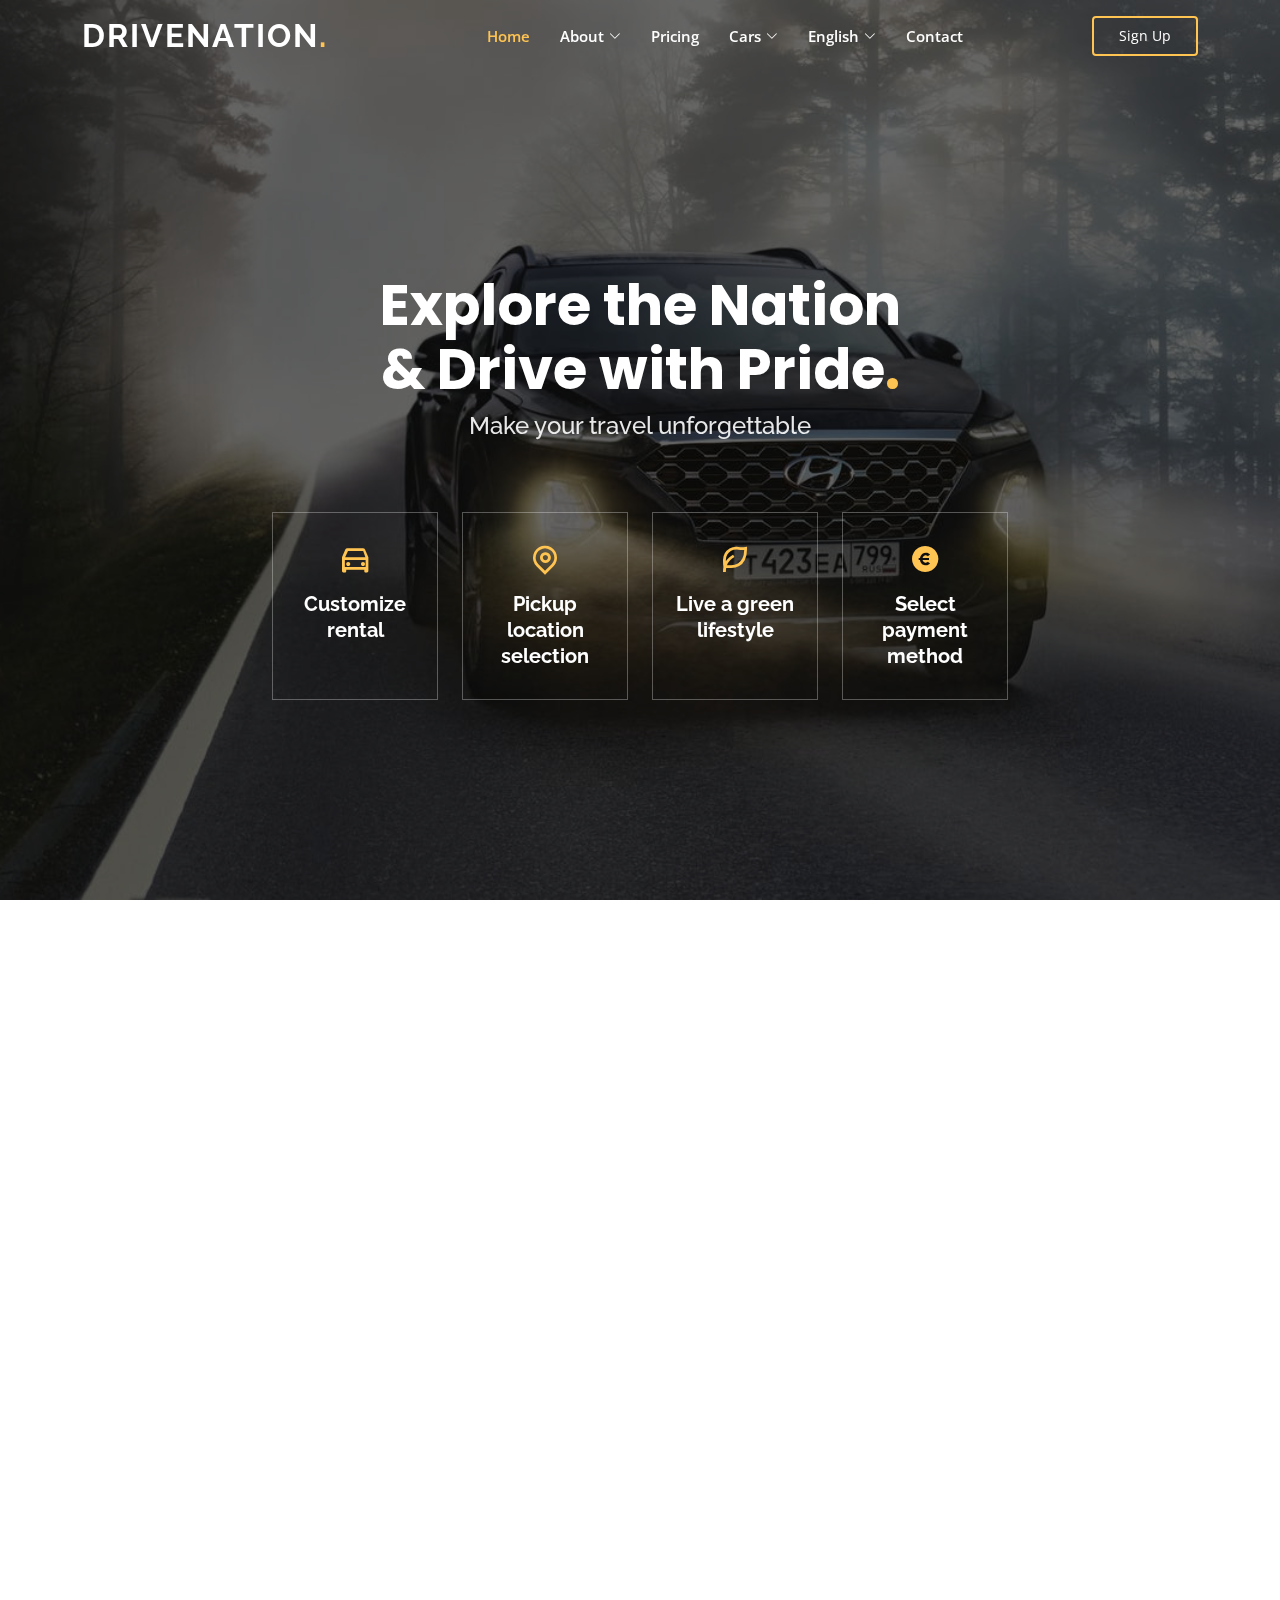
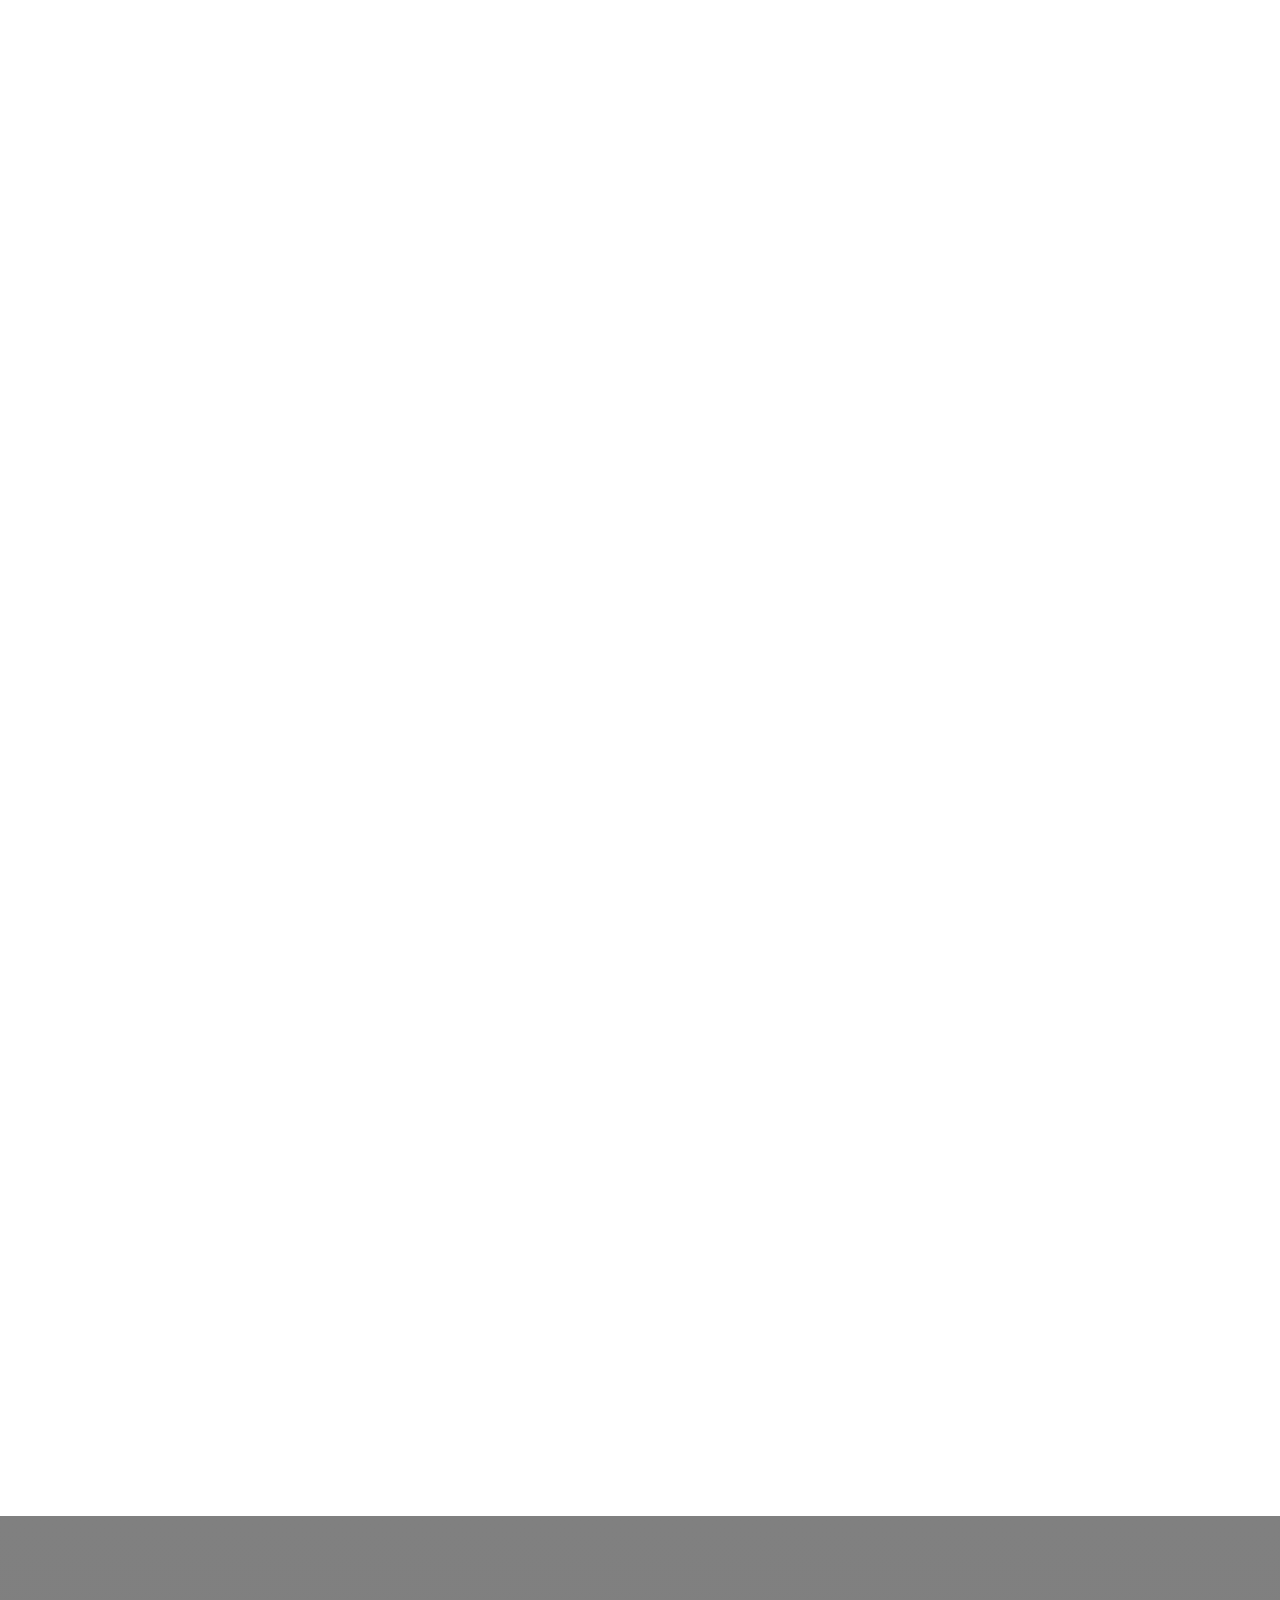
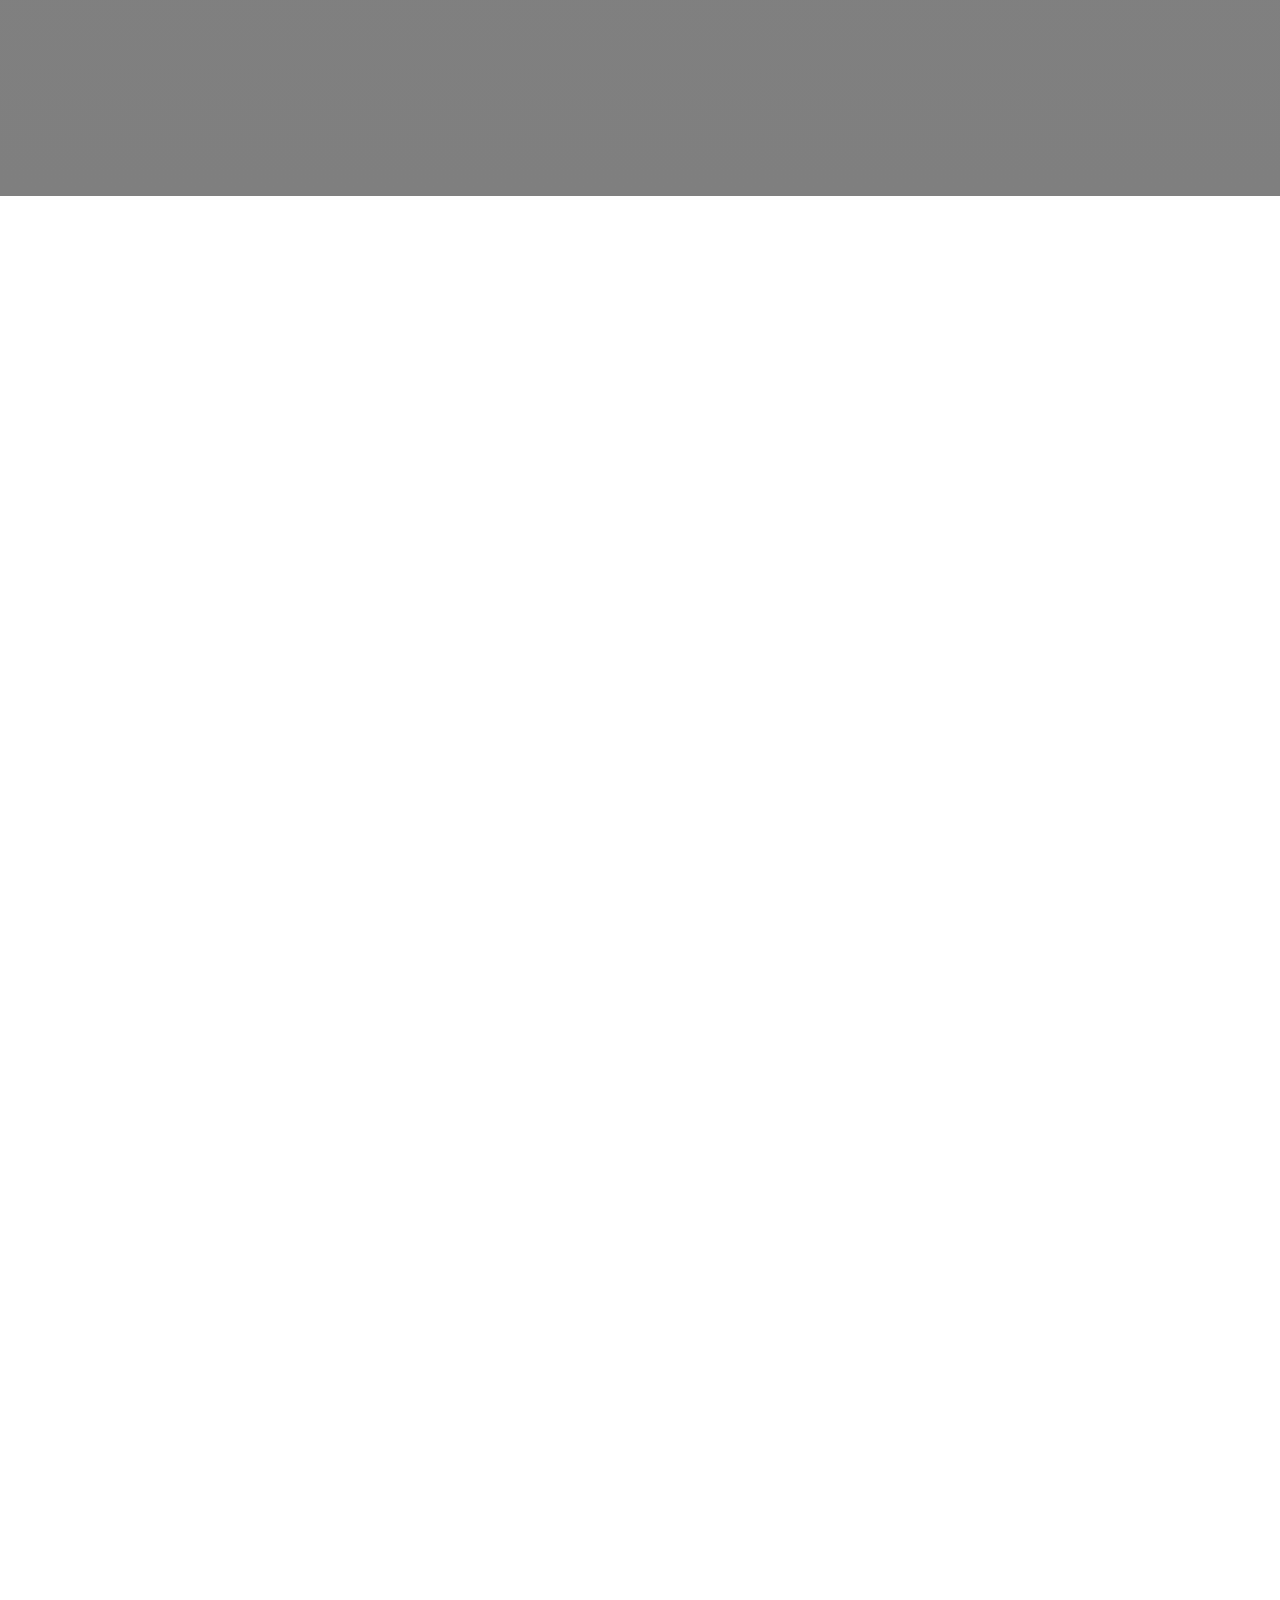
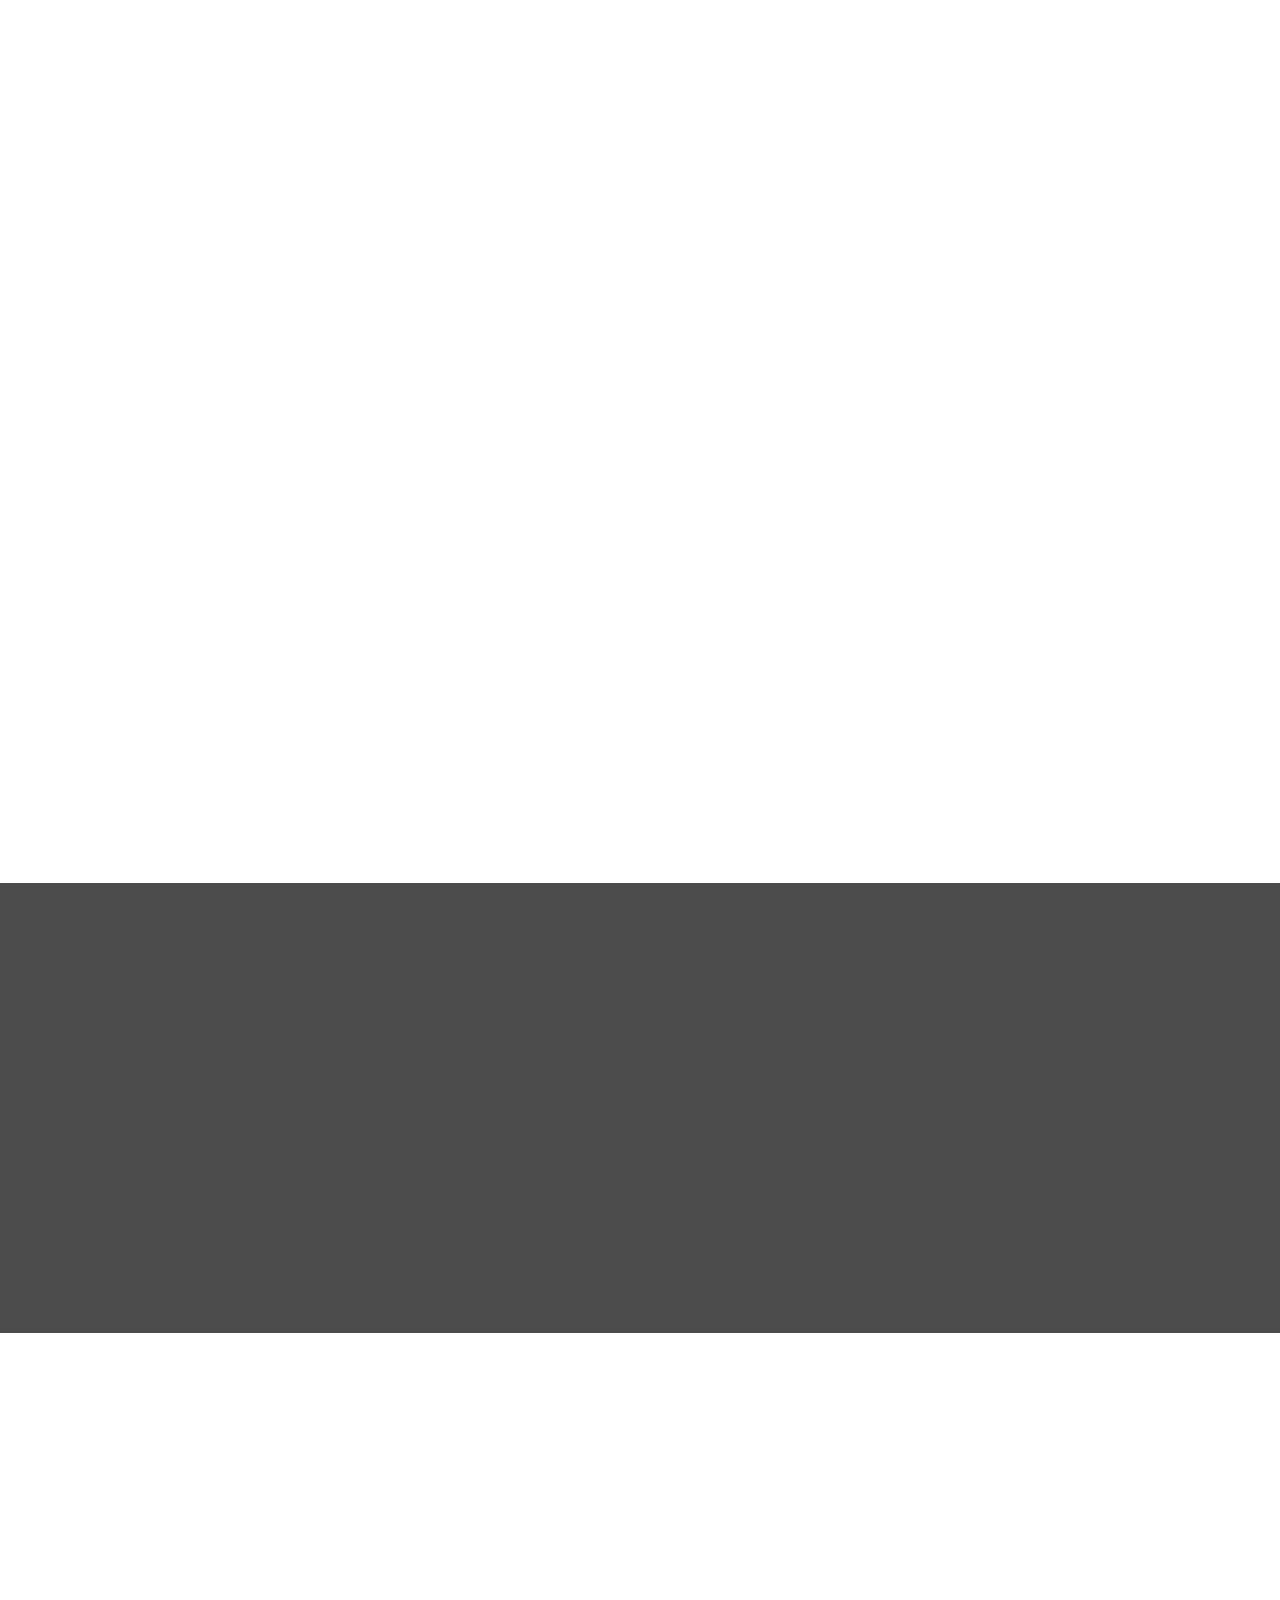
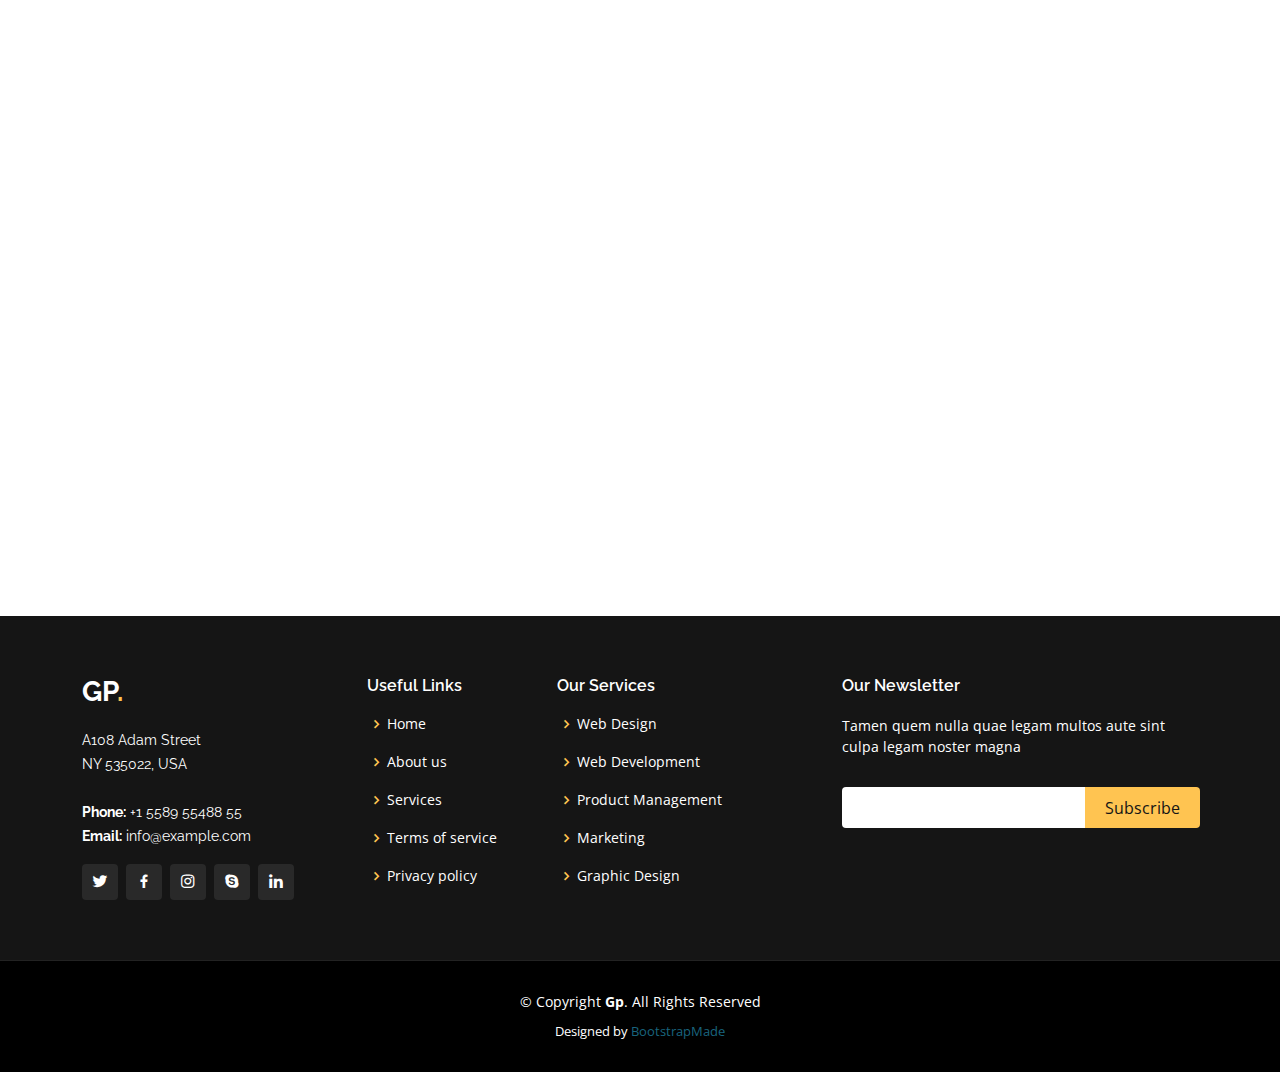
<file: Lp_first_version/index.html>
<!DOCTYPE html>
<html lang="en">

<head>
  <meta charset="utf-8">
  <meta content="width=device-width, initial-scale=1.0" name="viewport">

  <title>driveNation</title>
  <meta content="" name="description">
  <meta content="" name="keywords">

  <!-- Favicons -->
  <link href="assets/img/car_favicon-removebg-preview.png" rel="icon">
  <!--<link href="assets/img/apple-touch-icon.png" rel="apple-touch-icon">-->

  <!-- Google Fonts -->
  <link href="https://fonts.googleapis.com/css?family=Open+Sans:300,300i,400,400i,600,600i,700,700i|Raleway:300,300i,400,400i,500,500i,600,600i,700,700i|Poppins:300,300i,400,400i,500,500i,600,600i,700,700i" rel="stylesheet">

  <!-- Vendor CSS Files -->
  <link href="assets/vendor/aos/aos.css" rel="stylesheet">
  <link href="assets/vendor/bootstrap/css/bootstrap.min.css" rel="stylesheet">
  <link href="assets/vendor/bootstrap-icons/bootstrap-icons.css" rel="stylesheet">
  <link href="assets/vendor/boxicons/css/boxicons.min.css" rel="stylesheet">
  <link href="assets/vendor/glightbox/css/glightbox.min.css" rel="stylesheet">
  <link href="assets/vendor/remixicon/remixicon.css" rel="stylesheet">
  <link href="assets/vendor/swiper/swiper-bundle.min.css" rel="stylesheet">

  <!-- Template Main CSS File -->
  <link href="assets/css/style.css" rel="stylesheet">

  <!-- =======================================================
  * Template Name: Gp
  * Updated: Mar 10 2023 with Bootstrap v5.2.3
  * Template URL: https://bootstrapmade.com/gp-free-multipurpose-html-bootstrap-template/
  * Author: BootstrapMade.com
  * License: https://bootstrapmade.com/license/
  ======================================================== -->
</head>

<body>

  <!-- ======= Header ======= -->
  <header id="header" class="fixed-top ">
    <div class="container d-flex align-items-center justify-content-lg-between">

  <!-- Uncomment below if you prefer to use an image logo -->
    <!--<a href="index.html" class="logo me-auto me-lg-0"><img src="assets/img/IMG-3172-removebg-preview (1).png" alt="" class="img-fluid"></a>-->
    <h1 class="logo me-auto me-lg-0"><a href="index.html">DRIVENATION<span>.</span></a></h1>
    

      <nav id="navbar" class="navbar order-last order-lg-0">
        <ul>
          <li><a class="nav-link scrollto active" href="#hero">Home</a></li>
          <li class="dropdown"><a href="#"><span>About</span> <i class="bi bi-chevron-down"></i></a>
            <ul>
              <li><a href="#">Bio</a></li>
              <li><a href="#">Contact</a></li>
              <li><a href="#">Conditions</a></li>
            </ul>
          </li>
          <li><a class="nav-link scrollto" href="#pricing">Pricing</a></li>
          <li class="dropdown"><a href="#"><span>Cars</span> <i class="bi bi-chevron-down"></i></a>
            <ul>
              <li><a href="#">Hatchback</a></li>
              <li><a href="#">Sedan</a></li>
              <li><a href="#">Wagon</a></li>
              <li><a href="#">Minivan</a></li>
              <li><a href="#">SUV</a></li>
              <li><a href="#">Electric</a></li>
            </ul>
          </li>
          <li class="dropdown"><a href="#"><span>English</span> <i class="bi bi-chevron-down"></i></a>
            <ul>
              <li><a href="#">Bosanski</a></li>
              <li><a href="#">Detsch</a></li>
            </ul>
          </li>
          <li><a class="nav-link scrollto" href="#contact">Contact</a></li>
        <i class="bi bi-list mobile-nav-toggle"></i>
      </nav><!-- .navbar -->

      <a href="#login" class="get-started-btn scrollto">Sign Up</a>
    </div>
  </header><!-- End Header -->

  <!-- ======= Hero Section ======= -->
  <section id="hero" class="d-flex align-items-center justify-content-center">
    <div class="container" data-aos="fade-up">

      <div class="row justify-content-center" data-aos="fade-up" data-aos-delay="150">
        <div class="col-xl-6 col-lg-8">
          <h1>Explore the Nation & Drive with Pride<span>.</span></h1>
          <h2>Make your travel unforgettable</h2>
        </div>
      </div>


   <div class="row gy-4 mt-5 justify-content-center" data-aos="zoom-in" data-aos-delay="250">
        <div class="col-xl-2 col-md-4">
          <div class="icon-box">
            <i class="ri-car-line"></i>
            <h3><a href="">Customize rental</a></h3>
          </div>
        </div>
        <div class="col-xl-2 col-md-4">
          <div class="icon-box">
            <i class="ri-map-pin-line"></i>
            <h3><a href="">Pickup location selection</a></h3>
          </div>
        </div>
        <div class="col-xl-2 col-md-4">
          <div class="icon-box">
            <i class="ri-leaf-line"></i>
            <h3><a href="">Live a green lifestyle</a></h3>
          </div>
        </div>
        <div class="col-xl-2 col-md-4">
          <div class="icon-box">
            <i class="ri-money-euro-circle-fill"></i>
            <h3><a href="">Select payment method</a></h3>
          </div>
        </div>
 
      </div>


    </div>
  </section>
  <!-- End Hero -->

  <main id="main">

    <!-- ======= About Section ======= -->
    <section id="cars" class="cars">
      <div class="container" data-aos="fade-up">

        <div class="row">
          <div class="col-lg-6 order-1 order-lg-2" data-aos="fade-left" data-aos-delay="100">
            <img src="assets/img/about2.jpg" class="img-fluid" alt="Two employees in a car rental company talking to each other.">
          </div>
          <div class="col-lg-6 pt-4 pt-lg-0 order-2 order-lg-1 content" data-aos="fade-right" data-aos-delay="100">
            <!--provjeriti je li lijepo izgleda ovaj ovako spacing, pogotovo sto je iznad slike vise nego iznad teksta-->
            <p>&nbsp;&nbsp;&nbsp;&nbsp;&nbsp;</p>
            <h3>Welcome to driveNation, where customer satisfaction is our #1 priority.</h3>
            <p class="fst-italic">
              We pride ourselves on our attention to detail, commitment to safety, and dedication to customer satisfaction. So why choose us?
            </p>
            <ul>
              <li><i class="ri-check-double-line"></i> Reputation built on dedication and hard work.</li>
              <li><i class="ri-check-double-line"></i> Countless satisfied customers demonstrate our trustworthiness.</li>
              <li><i class="ri-check-double-line"></i> Years of experience to find the most suitable solution for your needs.</li>
            </ul>
            <p allign = "justify-content-lg-between">
              At driveNation, we believe in personalized attention and top-notch service for every client.
              Our experienced professionals are always available to answer your questions and find the perfect rental solution. 
              Let us make your next rental a success.
            </p>
          </div>
        </div>

      </div>
    </section><!-- End About Section -->

    <!-- ======= Clients Section ======= -->
    <section id="clients" class="clients">
      <div class="container" data-aos="zoom-in">

        <div class="clients-slider swiper">
          <div class="swiper-wrapper align-items-center">
            <div class="swiper-slide"><img src="assets/img/clients/client-1.png" class="img-fluid" alt=""></div>
            <div class="swiper-slide"><img src="assets/img/clients/client-2.png" class="img-fluid" alt=""></div>
            <div class="swiper-slide"><img src="assets/img/clients/client-3.png" class="img-fluid" alt=""></div>
            <div class="swiper-slide"><img src="assets/img/clients/client-4.png" class="img-fluid" alt=""></div>
            <div class="swiper-slide"><img src="assets/img/clients/client-5.png" class="img-fluid" alt=""></div>
            <div class="swiper-slide"><img src="assets/img/clients/client-6.png" class="img-fluid" alt=""></div>
            <div class="swiper-slide"><img src="assets/img/clients/client-7.png" class="img-fluid" alt=""></div>
            <div class="swiper-slide"><img src="assets/img/clients/client-8.png" class="img-fluid" alt=""></div>
          </div>
          <div class="swiper-pagination"></div>
        </div>

      </div>
    </section><!-- End Clients Section -->

    <!-- ======= Features Section ======= -->
    <section id="features" class="features">
      <div class="container" data-aos="fade-up">

        <div class="row">
          <div class="image col-lg-6" style='background-image: url("assets/img/features.jpg");' data-aos="fade-right"></div>
          <div class="col-lg-6" data-aos="fade-left" data-aos-delay="100">
            <div class="icon-box mt-5 mt-lg-0" data-aos="zoom-in" data-aos-delay="150">
              <i class="bx bx-receipt"></i>
              <h4>Est labore ad</h4>
              <p>Consequuntur sunt aut quasi enim aliquam quae harum pariatur laboris nisi ut aliquip</p>
            </div>
            <div class="icon-box mt-5" data-aos="zoom-in" data-aos-delay="150">
              <i class="bx bx-cube-alt"></i>
              <h4>Harum esse qui</h4>
              <p>Excepteur sint occaecat cupidatat non proident, sunt in culpa qui officia deserunt</p>
            </div>
            <div class="icon-box mt-5" data-aos="zoom-in" data-aos-delay="150">
              <i class="bx bx-images"></i>
              <h4>Aut occaecati</h4>
              <p>Aut suscipit aut cum nemo deleniti aut omnis. Doloribus ut maiores omnis facere</p>
            </div>
            <div class="icon-box mt-5" data-aos="zoom-in" data-aos-delay="150">
              <i class="bx bx-shield"></i>
              <h4>Beatae veritatis</h4>
              <p>Expedita veritatis consequuntur nihil tempore laudantium vitae denat pacta</p>
            </div>
          </div>
        </div>

      </div>
    </section><!-- End Features Section -->

    <!-- ======= Services Section ======= -->
    <section id="services" class="services">
      <div class="container" data-aos="fade-up">

        <div class="section-title">
          <h2>Services</h2>
          <p>Check our Services</p>
        </div>

        <div class="row">
          <div class="col-lg-4 col-md-6 d-flex align-items-stretch" data-aos="zoom-in" data-aos-delay="100">
            <div class="icon-box">
              <div class="icon"><i class="ri-car-line"></i></div>
              <h4><a href="">Customize rental</a></h4>
              <p>Add extra features to your rental such as WiFi, baby seat and much more.</p>
            </div>
          </div>

          <div class="col-lg-4 col-md-6 d-flex align-items-stretch mt-4 mt-md-0" data-aos="zoom-in" data-aos-delay="200">
            <div class="icon-box">
              <div class="icon"><i class="ri-map-pin-line"></i></div>
              <h4><a href="">Pickup location selection</a></h4>
              <p>Let the rental come to you, choose the pickup time.</p>
            </div>
          </div>

          <div class="col-lg-4 col-md-6 d-flex align-items-stretch mt-4 mt-lg-0" data-aos="zoom-in" data-aos-delay="300">
            <div class="icon-box">
              <div class="icon"> <i class="ri-leaf-line"></i></div>
              <h4><a href="">Live a green lifestyle</a></h4>
              <p>Go for a more sustainable option, such as hybrid or electric.</p>
            </div>
          </div>

          <div class="col-lg-4 col-md-6 d-flex align-items-stretch mt-4" data-aos="zoom-in" data-aos-delay="100">
            <div class="icon-box">
              <div class="icon"><i class="ri-money-euro-circle-fill"></i></div>
              <h4><a href="">Select payment method</a></h4>
              <p>Choose whether you want to pay per hour, day or month.</p>
            </div>
          </div>

 

        </div>

      </div>
    </section><!-- End Services Section -->

    <!-- ======= Cta Section ======= -->
    <section id="cta" class="cta">
      <div class="container" data-aos="zoom-in">

        <div class="text-center">
          <h3>Call To Action</h3>
          <p> Duis aute irure dolor in reprehenderit in voluptate velit esse cillum dolore eu fugiat nulla pariatur. Excepteur sint occaecat cupidatat non proident, sunt in culpa qui officia deserunt mollit anim id est laborum.</p>
          <a class="cta-btn" href="#">Call To Action</a>
        </div>

      </div>
    </section><!-- End Cta Section -->

    <!-- ======= Portfolio Section ======= -->
    <section id="pricing" class="pricing">
      <div class="container" data-aos="fade-up">

        <div class="section-title">
          <h2>Portfolio</h2>
          <p>Check our Portfolio</p>
        </div>

        <div class="row" data-aos="fade-up" data-aos-delay="100">
          <div class="col-lg-12 d-flex justify-content-center">
            <ul id="portfolio-flters">
              <li data-filter="*" class="filter-active">All</li>
              <li data-filter=".filter-app">App</li>
              <li data-filter=".filter-card">Card</li>
              <li data-filter=".filter-web">Web</li>
            </ul>
          </div>
        </div>

        <div class="row portfolio-container" data-aos="fade-up" data-aos-delay="200">

          <div class="col-lg-4 col-md-6 portfolio-item filter-app">
            <div class="portfolio-wrap">
              <img src="assets/img/portfolio/portfolio-1.jpg" class="img-fluid" alt="">
              <div class="portfolio-info">
                <h4>App 1</h4>
                <p>App</p>
                <div class="portfolio-links">
                  <a href="assets/img/portfolio/portfolio-1.jpg" data-gallery="portfolioGallery" class="portfolio-lightbox" title="App 1"><i class="bx bx-plus"></i></a>
                  <a href="portfolio-details.html" title="More Details"><i class="bx bx-link"></i></a>
                </div>
              </div>
            </div>
          </div>

          <div class="col-lg-4 col-md-6 portfolio-item filter-web">
            <div class="portfolio-wrap">
              <img src="assets/img/portfolio/portfolio-2.jpg" class="img-fluid" alt="">
              <div class="portfolio-info">
                <h4>Web 3</h4>
                <p>Web</p>
                <div class="portfolio-links">
                  <a href="assets/img/portfolio/portfolio-2.jpg" data-gallery="portfolioGallery" class="portfolio-lightbox" title="Web 3"><i class="bx bx-plus"></i></a>
                  <a href="portfolio-details.html" title="More Details"><i class="bx bx-link"></i></a>
                </div>
              </div>
            </div>
          </div>

          <div class="col-lg-4 col-md-6 portfolio-item filter-app">
            <div class="portfolio-wrap">
              <img src="assets/img/portfolio/portfolio-3.jpg" class="img-fluid" alt="">
              <div class="portfolio-info">
                <h4>App 2</h4>
                <p>App</p>
                <div class="portfolio-links">
                  <a href="assets/img/portfolio/portfolio-3.jpg" data-gallery="portfolioGallery" class="portfolio-lightbox" title="App 2"><i class="bx bx-plus"></i></a>
                  <a href="portfolio-details.html" title="More Details"><i class="bx bx-link"></i></a>
                </div>
              </div>
            </div>
          </div>

          <div class="col-lg-4 col-md-6 portfolio-item filter-card">
            <div class="portfolio-wrap">
              <img src="assets/img/portfolio/portfolio-4.jpg" class="img-fluid" alt="">
              <div class="portfolio-info">
                <h4>Card 2</h4>
                <p>Card</p>
                <div class="portfolio-links">
                  <a href="assets/img/portfolio/portfolio-4.jpg" data-gallery="portfolioGallery" class="portfolio-lightbox" title="Card 2"><i class="bx bx-plus"></i></a>
                  <a href="portfolio-details.html" title="More Details"><i class="bx bx-link"></i></a>
                </div>
              </div>
            </div>
          </div>

          <div class="col-lg-4 col-md-6 portfolio-item filter-web">
            <div class="portfolio-wrap">
              <img src="assets/img/portfolio/portfolio-5.jpg" class="img-fluid" alt="">
              <div class="portfolio-info">
                <h4>Web 2</h4>
                <p>Web</p>
                <div class="portfolio-links">
                  <a href="assets/img/portfolio/portfolio-5.jpg" data-gallery="portfolioGallery" class="portfolio-lightbox" title="Web 2"><i class="bx bx-plus"></i></a>
                  <a href="portfolio-details.html" title="More Details"><i class="bx bx-link"></i></a>
                </div>
              </div>
            </div>
          </div>

          <div class="col-lg-4 col-md-6 portfolio-item filter-app">
            <div class="portfolio-wrap">
              <img src="assets/img/portfolio/portfolio-6.jpg" class="img-fluid" alt="">
              <div class="portfolio-info">
                <h4>App 3</h4>
                <p>App</p>
                <div class="portfolio-links">
                  <a href="assets/img/portfolio/portfolio-6.jpg" data-gallery="portfolioGallery" class="portfolio-lightbox" title="App 3"><i class="bx bx-plus"></i></a>
                  <a href="portfolio-details.html" title="More Details"><i class="bx bx-link"></i></a>
                </div>
              </div>
            </div>
          </div>

          <div class="col-lg-4 col-md-6 portfolio-item filter-card">
            <div class="portfolio-wrap">
              <img src="assets/img/portfolio/portfolio-7.jpg" class="img-fluid" alt="">
              <div class="portfolio-info">
                <h4>Card 1</h4>
                <p>Card</p>
                <div class="portfolio-links">
                  <a href="assets/img/portfolio/portfolio-7.jpg" data-gallery="portfolioGallery" class="portfolio-lightbox" title="Card 1"><i class="bx bx-plus"></i></a>
                  <a href="portfolio-details.html" title="More Details"><i class="bx bx-link"></i></a>
                </div>
              </div>
            </div>
          </div>

          <div class="col-lg-4 col-md-6 portfolio-item filter-card">
            <div class="portfolio-wrap">
              <img src="assets/img/portfolio/portfolio-8.jpg" class="img-fluid" alt="">
              <div class="portfolio-info">
                <h4>Card 3</h4>
                <p>Card</p>
                <div class="portfolio-links">
                  <a href="assets/img/portfolio/portfolio-8.jpg" data-gallery="portfolioGallery" class="portfolio-lightbox" title="Card 3"><i class="bx bx-plus"></i></a>
                  <a href="portfolio-details.html" title="More Details"><i class="bx bx-link"></i></a>
                </div>
              </div>
            </div>
          </div>

          <div class="col-lg-4 col-md-6 portfolio-item filter-web">
            <div class="portfolio-wrap">
              <img src="assets/img/portfolio/portfolio-9.jpg" class="img-fluid" alt="">
              <div class="portfolio-info">
                <h4>Web 3</h4>
                <p>Web</p>
                <div class="portfolio-links">
                  <a href="assets/img/portfolio/portfolio-9.jpg" data-gallery="portfolioGallery" class="portfolio-lightbox" title="Web 3"><i class="bx bx-plus"></i></a>
                  <a href="portfolio-details.html" title="More Details"><i class="bx bx-link"></i></a>
                </div>
              </div>
            </div>
          </div>

        </div>

      </div>
    </section><!-- End Portfolio Section -->

    <!-- ======= Counts Section ======= -->
    <section id="counts" class="counts">
      <div class="container" data-aos="fade-up">

        <div class="row no-gutters">
          <div class="image col-xl-5 d-flex align-items-stretch justify-content-center justify-content-lg-start" data-aos="fade-right" data-aos-delay="100"></div>
          <div class="col-xl-7 ps-0 ps-lg-5 pe-lg-1 d-flex align-items-stretch" data-aos="fade-left" data-aos-delay="100">
            <div class="content d-flex flex-column justify-content-center">
              <h3>Voluptatem dignissimos provident quasi</h3>
              <p>
                Lorem ipsum dolor sit amet, consectetur adipiscing elit, sed do eiusmod tempor incididunt ut labore et dolore magna aliqua. Duis aute irure dolor in reprehenderit
              </p>
              <div class="row">
                <div class="col-md-6 d-md-flex align-items-md-stretch">
                  <div class="count-box">
                    <i class="bi bi-emoji-smile"></i>
                    <span data-purecounter-start="0" data-purecounter-end="65" data-purecounter-duration="2" class="purecounter"></span>
                    <p><strong>Happy Clients</strong> consequuntur voluptas nostrum aliquid ipsam architecto ut.</p>
                  </div>
                </div>

                <div class="col-md-6 d-md-flex align-items-md-stretch">
                  <div class="count-box">
                    <i class="bi bi-journal-richtext"></i>
                    <span data-purecounter-start="0" data-purecounter-end="85" data-purecounter-duration="2" class="purecounter"></span>
                    <p><strong>Projects</strong> adipisci atque cum quia aspernatur totam laudantium et quia dere tan</p>
                  </div>
                </div>

                <div class="col-md-6 d-md-flex align-items-md-stretch">
                  <div class="count-box">
                    <i class="bi bi-clock"></i>
                    <span data-purecounter-start="0" data-purecounter-end="35" data-purecounter-duration="4" class="purecounter"></span>
                    <p><strong>Years of experience</strong> aut commodi quaerat modi aliquam nam ducimus aut voluptate non vel</p>
                  </div>
                </div>

                <div class="col-md-6 d-md-flex align-items-md-stretch">
                  <div class="count-box">
                    <i class="bi bi-award"></i>
                    <span data-purecounter-start="0" data-purecounter-end="20" data-purecounter-duration="4" class="purecounter"></span>
                    <p><strong>Awards</strong> rerum asperiores dolor alias quo reprehenderit eum et nemo pad der</p>
                  </div>
                </div>
              </div>
            </div><!-- End .content-->
          </div>
        </div>

      </div>
    </section><!-- End Counts Section -->

    <!-- ======= Testimonials Section ======= -->
    <section id="testimonials" class="testimonials">
      <div class="container" data-aos="zoom-in">

        <div class="testimonials-slider swiper" data-aos="fade-up" data-aos-delay="100">
          <div class="swiper-wrapper">

            <div class="swiper-slide">
              <div class="testimonial-item">
                <img src="assets/img/testimonials/testimonials-1.jpg" class="testimonial-img" alt="">
                <h3>Saul Goodman</h3>
                <h4>Ceo &amp; Founder</h4>
                <p>
                  <i class="bx bxs-quote-alt-left quote-icon-left"></i>
                  Proin iaculis purus consequat sem cure digni ssim donec porttitora entum suscipit rhoncus. Accusantium quam, ultricies eget id, aliquam eget nibh et. Maecen aliquam, risus at semper.
                  <i class="bx bxs-quote-alt-right quote-icon-right"></i>
                </p>
              </div>
            </div><!-- End testimonial item -->

            <div class="swiper-slide">
              <div class="testimonial-item">
                <img src="assets/img/testimonials/testimonials-2.jpg" class="testimonial-img" alt="">
                <h3>Sara Wilsson</h3>
                <h4>Designer</h4>
                <p>
                  <i class="bx bxs-quote-alt-left quote-icon-left"></i>
                  Export tempor illum tamen malis malis eram quae irure esse labore quem cillum quid cillum eram malis quorum velit fore eram velit sunt aliqua noster fugiat irure amet legam anim culpa.
                  <i class="bx bxs-quote-alt-right quote-icon-right"></i>
                </p>
              </div>
            </div><!-- End testimonial item -->

            <div class="swiper-slide">
              <div class="testimonial-item">
                <img src="assets/img/testimonials/testimonials-3.jpg" class="testimonial-img" alt="">
                <h3>Jena Karlis</h3>
                <h4>Store Owner</h4>
                <p>
                  <i class="bx bxs-quote-alt-left quote-icon-left"></i>
                  Enim nisi quem export duis labore cillum quae magna enim sint quorum nulla quem veniam duis minim tempor labore quem eram duis noster aute amet eram fore quis sint minim.
                  <i class="bx bxs-quote-alt-right quote-icon-right"></i>
                </p>
              </div>
            </div><!-- End testimonial item -->

            <div class="swiper-slide">
              <div class="testimonial-item">
                <img src="assets/img/testimonials/testimonials-4.jpg" class="testimonial-img" alt="">
                <h3>Matt Brandon</h3>
                <h4>Freelancer</h4>
                <p>
                  <i class="bx bxs-quote-alt-left quote-icon-left"></i>
                  Fugiat enim eram quae cillum dolore dolor amet nulla culpa multos export minim fugiat minim velit minim dolor enim duis veniam ipsum anim magna sunt elit fore quem dolore labore illum veniam.
                  <i class="bx bxs-quote-alt-right quote-icon-right"></i>
                </p>
              </div>
            </div><!-- End testimonial item -->

            <div class="swiper-slide">
              <div class="testimonial-item">
                <img src="assets/img/testimonials/testimonials-5.jpg" class="testimonial-img" alt="">
                <h3>John Larson</h3>
                <h4>Entrepreneur</h4>
                <p>
                  <i class="bx bxs-quote-alt-left quote-icon-left"></i>
                  Quis quorum aliqua sint quem legam fore sunt eram irure aliqua veniam tempor noster veniam enim culpa labore duis sunt culpa nulla illum cillum fugiat legam esse veniam culpa fore nisi cillum quid.
                  <i class="bx bxs-quote-alt-right quote-icon-right"></i>
                </p>
              </div>
            </div><!-- End testimonial item -->
          </div>
          <div class="swiper-pagination"></div>
        </div>

      </div>
    </section><!-- End Testimonials Section -->

   

    <!-- ======= Contact Section ======= -->
    <section id="contact" class="contact">
      <div class="container" data-aos="fade-up">

        <div class="section-title">
          <h2>Contact</h2>
          <p>Contact Us</p>
        </div>

        <div>
          <iframe style="border:0; width: 100%; height: 270px;" src="https://www.google.com/maps/embed?pb=!1m18!1m12!1m3!1d3464440.206604677!2d19.337019008921608!3d44.6763937549128!2m3!1f0!2f0!3f0!3m2!1i1024!2i768!4f13.1!3m3!1m2!1s0x4758cbb1ed719bd1%3A0x562ecda6de87b33e!2sSarajevo!5e0!3m2!1shr!2sba!4v1683577983251!5m2!1shr!2sba" frameborder="0" allowfullscreen></iframe>
        </div>

        <div class="row mt-5">

          <div class="col-lg-4">
            <div class="info">
              <div class="address">
                <i class="bi bi-geo-alt"></i>
                <h4>Locations:</h4>
                <p>Halilovici 13, Sarajevo, 71000</p>
                <p>Mostarska 2, Mostar, 88000</p>
              </div>


              <div class="email">
                <i class="bi bi-envelope"></i>
                <h4>Email:</h4>
                <p>MD Sarajevo: mds@info.ba</p>
                <p>MD Mostar: mdm@info.ba</p>
              </div>

              <div class="phone">
                <i class="bi bi-phone"></i>
                <h4>Call:</h4>
                <p>MD Sarajevo: 061547895</p>
                <p>MD Mostar: 065158702</p>
              </div>

            </div>

          </div>

          <div class="col-lg-8 mt-5 mt-lg-0">

            <form action="forms/contact.php" method="post" role="form" class="php-email-form">
              <div class="row">
                <div class="col-md-6 form-group">
                  <input type="text" name="name" class="form-control" id="name" placeholder="Your Name" required>
                </div>
                <div class="col-md-6 form-group mt-3 mt-md-0">
                  <input type="email" class="form-control" name="email" id="email" placeholder="Your Email" required>
                </div>
              </div>
              <div class="form-group mt-3">
                <input type="text" class="form-control" name="subject" id="subject" placeholder="Subject" required>
              </div>
              <div class="form-group mt-3">
                <textarea class="form-control" name="message" rows="5" placeholder="Message" required></textarea>
              </div>
              <div class="my-3">
                <div class="loading">Loading</div>
                <div class="error-message"></div>
                <div class="sent-message">Your message has been sent. Thank you!</div>
              </div>
              <div class="text-center"><button type="submit">Send Message</button></div>
            </form>

          </div>

        </div>

      </div>
    </section><!-- End Contact Section -->

  </main><!-- End #main -->

  <!-- ======= Footer ======= -->
  <footer id="footer">
    <div class="footer-top">
      <div class="container">
        <div class="row">

          <div class="col-lg-3 col-md-6">
            <div class="footer-info">
              <h3>Gp<span>.</span></h3>
              <p>
                A108 Adam Street <br>
                NY 535022, USA<br><br>
                <strong>Phone:</strong> +1 5589 55488 55<br>
                <strong>Email:</strong> info@example.com<br>
              </p>
              <div class="social-links mt-3">
                <a href="#" class="twitter"><i class="bx bxl-twitter"></i></a>
                <a href="#" class="facebook"><i class="bx bxl-facebook"></i></a>
                <a href="#" class="instagram"><i class="bx bxl-instagram"></i></a>
                <a href="#" class="google-plus"><i class="bx bxl-skype"></i></a>
                <a href="#" class="linkedin"><i class="bx bxl-linkedin"></i></a>
              </div>
            </div>
          </div>

          <div class="col-lg-2 col-md-6 footer-links">
            <h4>Useful Links</h4>
            <ul>
              <li><i class="bx bx-chevron-right"></i> <a href="#">Home</a></li>
              <li><i class="bx bx-chevron-right"></i> <a href="#">About us</a></li>
              <li><i class="bx bx-chevron-right"></i> <a href="#">Services</a></li>
              <li><i class="bx bx-chevron-right"></i> <a href="#">Terms of service</a></li>
              <li><i class="bx bx-chevron-right"></i> <a href="#">Privacy policy</a></li>
            </ul>
          </div>

          <div class="col-lg-3 col-md-6 footer-links">
            <h4>Our Services</h4>
            <ul>
              <li><i class="bx bx-chevron-right"></i> <a href="#">Web Design</a></li>
              <li><i class="bx bx-chevron-right"></i> <a href="#">Web Development</a></li>
              <li><i class="bx bx-chevron-right"></i> <a href="#">Product Management</a></li>
              <li><i class="bx bx-chevron-right"></i> <a href="#">Marketing</a></li>
              <li><i class="bx bx-chevron-right"></i> <a href="#">Graphic Design</a></li>
            </ul>
          </div>

          <div class="col-lg-4 col-md-6 footer-newsletter">
            <h4>Our Newsletter</h4>
            <p>Tamen quem nulla quae legam multos aute sint culpa legam noster magna</p>
            <form action="" method="post">
              <input type="email" name="email"><input type="submit" value="Subscribe">
            </form>

          </div>

        </div>
      </div>
    </div>

    <div class="container">
      <div class="copyright">
        &copy; Copyright <strong><span>Gp</span></strong>. All Rights Reserved
      </div>
      <div class="credits">
        <!-- All the links in the footer should remain intact. -->
        <!-- You can delete the links only if you purchased the pro version. -->
        <!-- Licensing information: https://bootstrapmade.com/license/ -->
        <!-- Purchase the pro version with working PHP/AJAX contact form: https://bootstrapmade.com/gp-free-multipurpose-html-bootstrap-template/ -->
        Designed by <a href="https://bootstrapmade.com/">BootstrapMade</a>
      </div>
    </div>
  </footer><!-- End Footer -->

  <div id="preloader"></div>
  <a href="#" class="back-to-top d-flex align-items-center justify-content-center"><i class="bi bi-arrow-up-short"></i></a>

  <!-- Vendor JS Files -->
  <script src="assets/vendor/purecounter/purecounter_vanilla.js"></script>
  <script src="assets/vendor/aos/aos.js"></script>
  <script src="assets/vendor/bootstrap/js/bootstrap.bundle.min.js"></script>
  <script src="assets/vendor/glightbox/js/glightbox.min.js"></script>
  <script src="assets/vendor/isotope-layout/isotope.pkgd.min.js"></script>
  <script src="assets/vendor/swiper/swiper-bundle.min.js"></script>
  <script src="assets/vendor/php-email-form/validate.js"></script>

  <!-- Template Main JS File -->
  <script src="assets/js/main.js"></script>

</body>

</html>
</file>
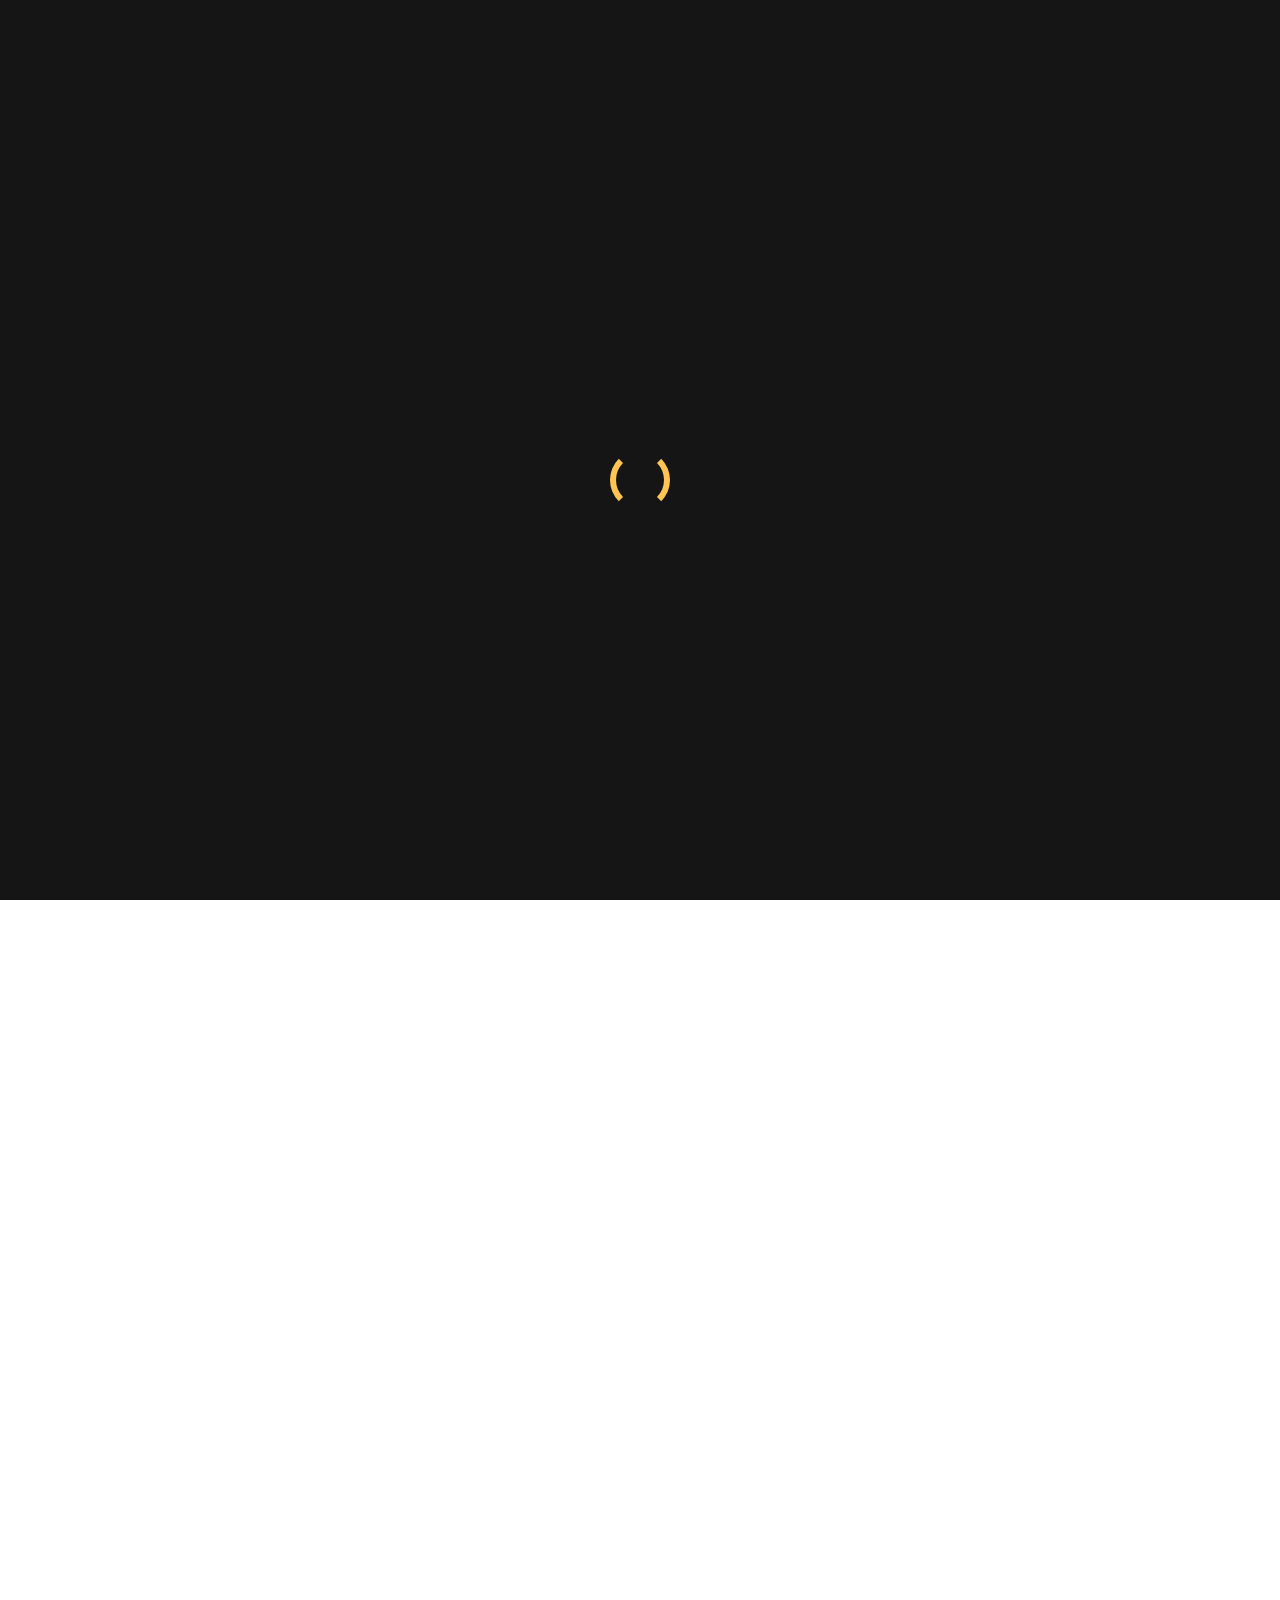
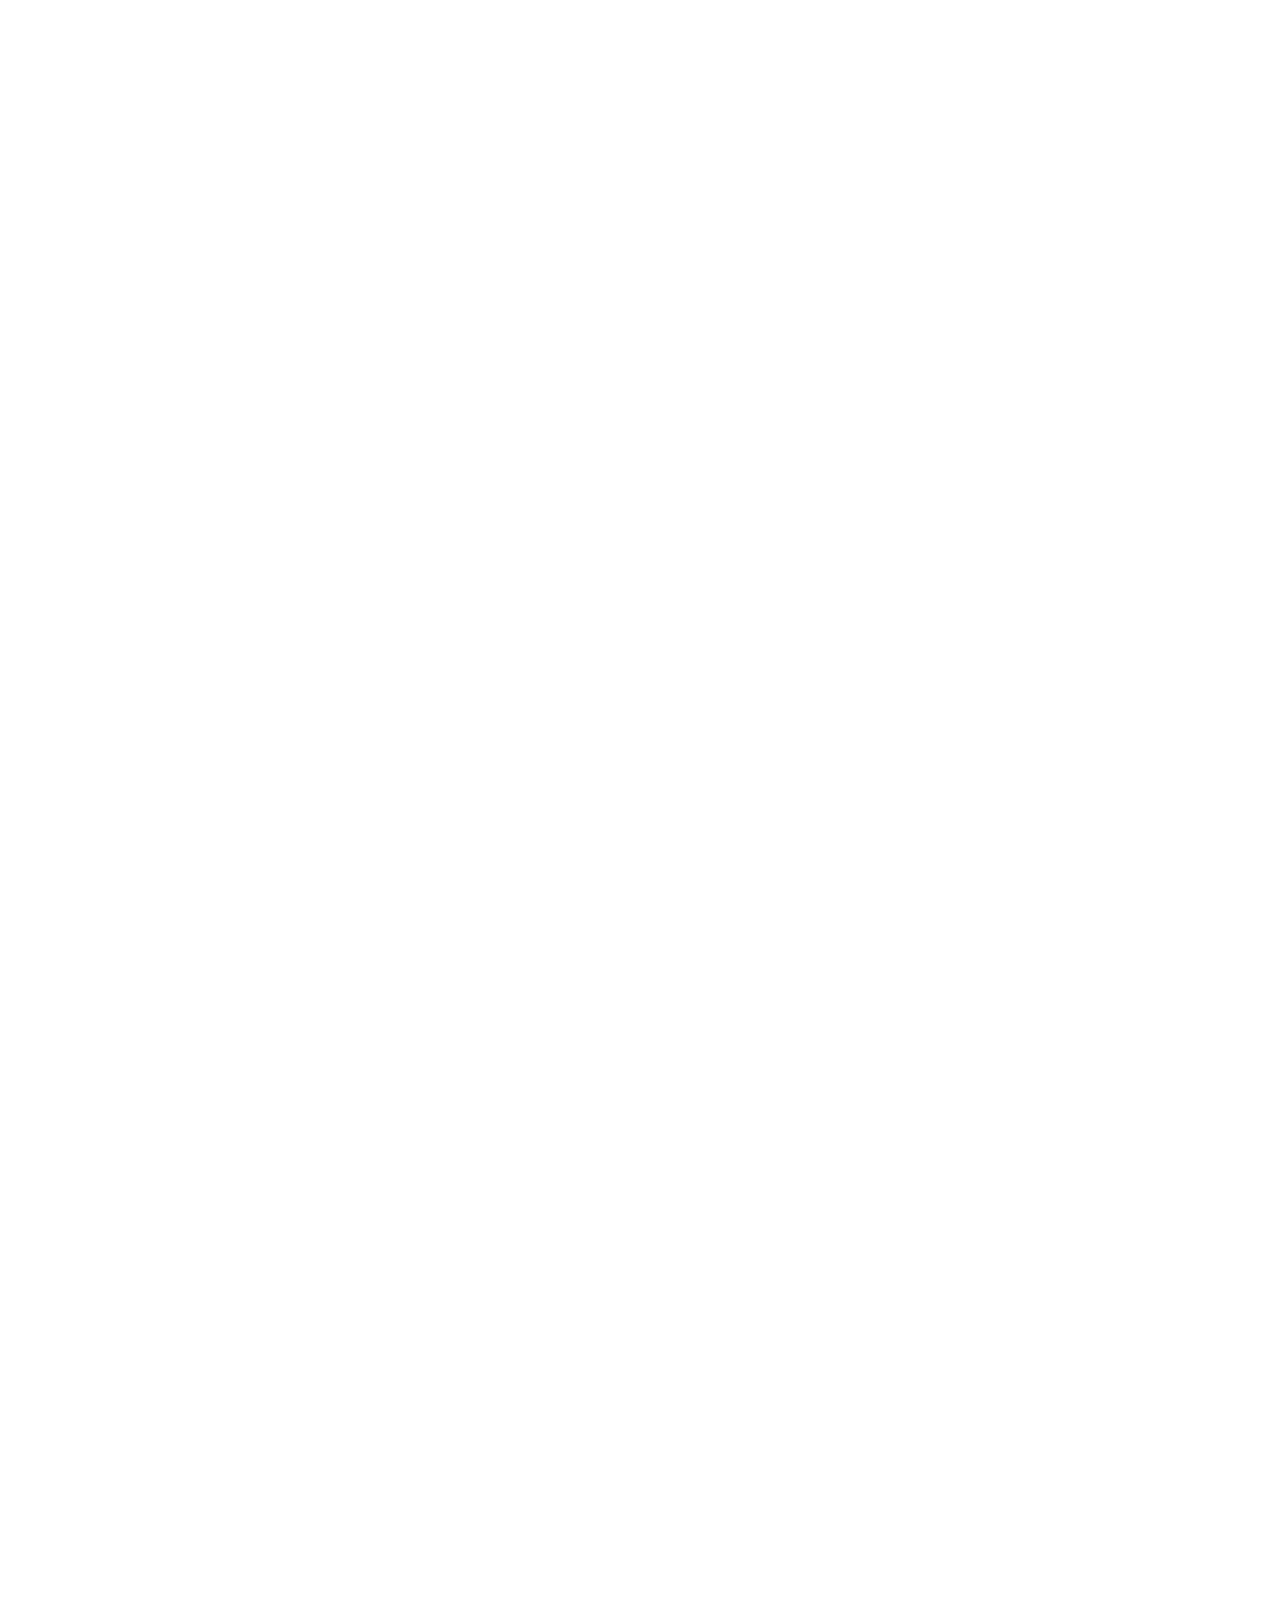
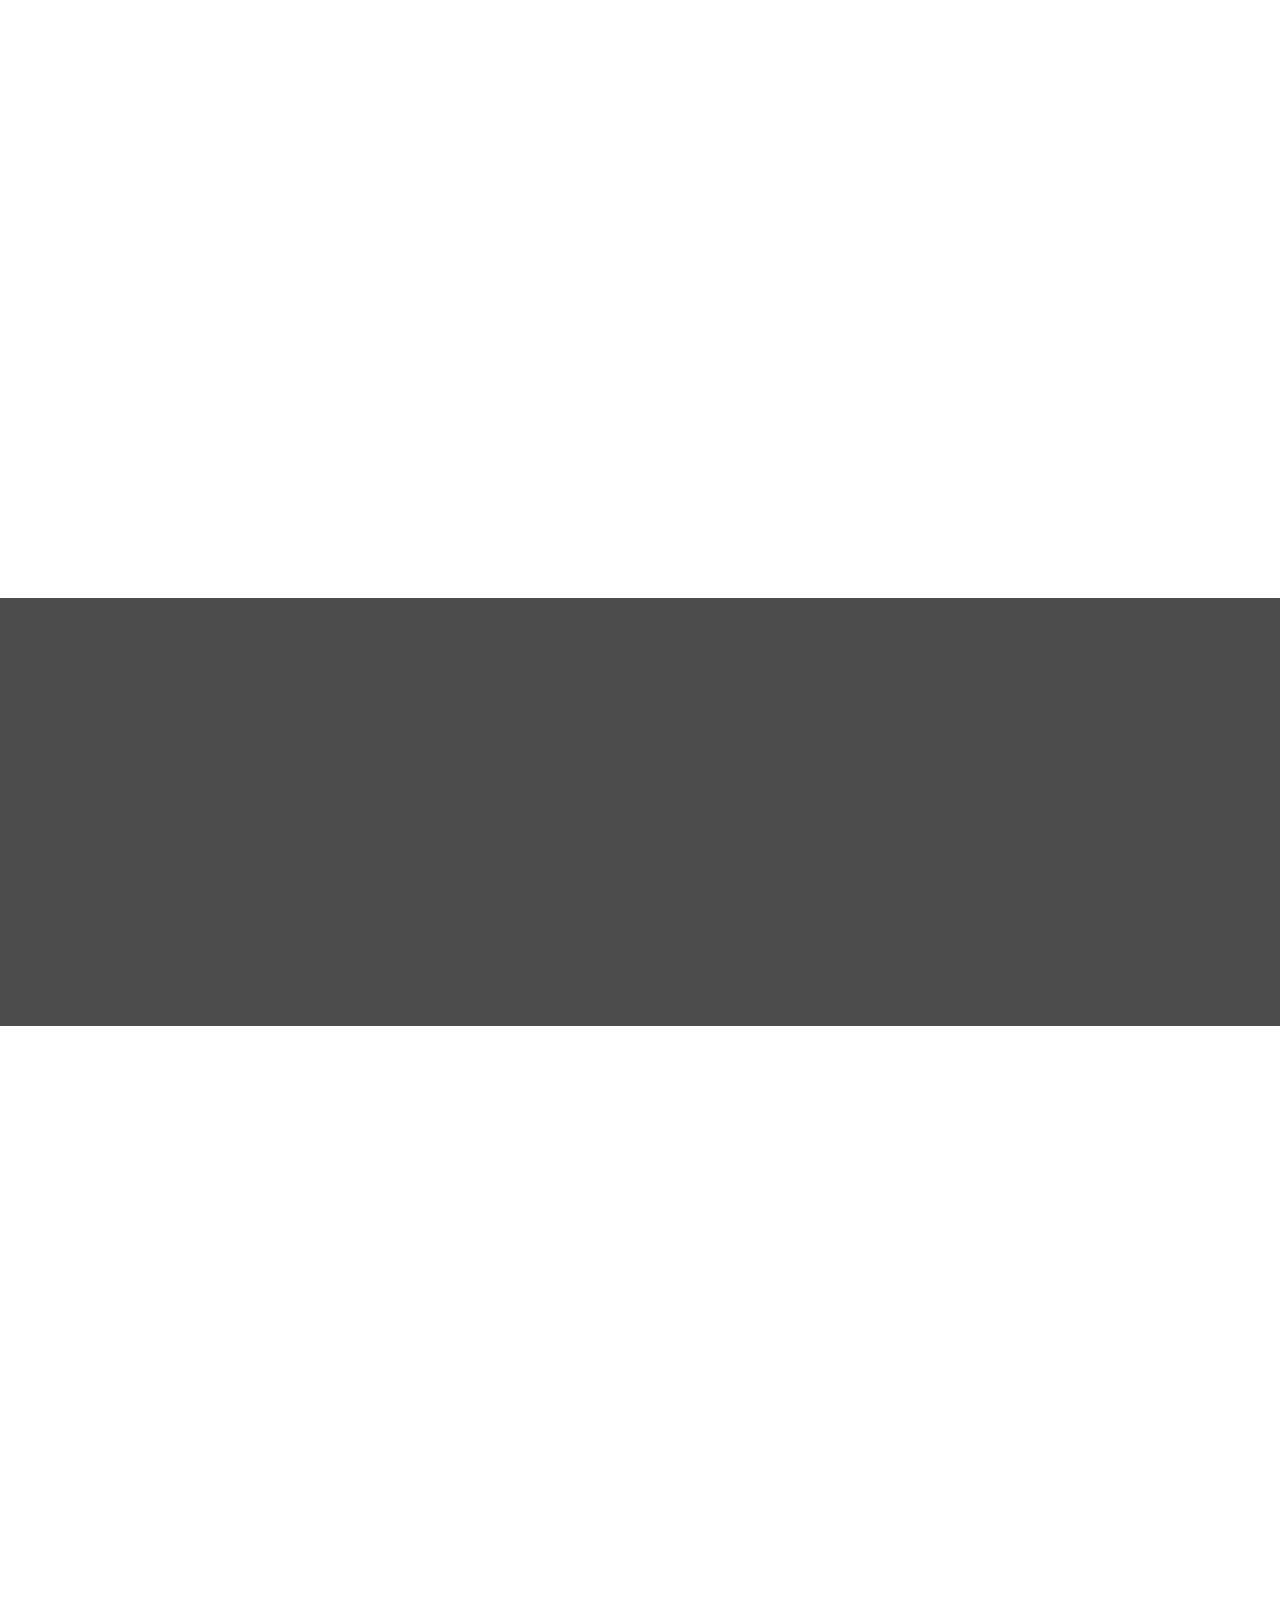
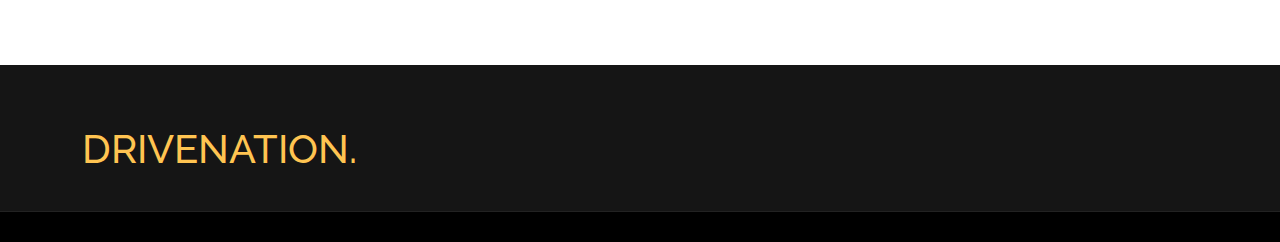
<file: login/Gp/index.html>
<!DOCTYPE html>
<html lang="en">

<head>
  <meta charset="utf-8">
  <meta content="width=device-width, initial-scale=1.0" name="viewport">

  <title>driveNation</title>
  <meta content="" name="description">
  <meta content="" name="keywords">

  <!-- Favicons -->
  <link href="assets/img/favicon.png" rel="icon">
  <link href="assets/img/apple-touch-icon.png" rel="apple-touch-icon">

  <!-- Google Fonts -->
  <link href="https://fonts.googleapis.com/css?family=Open+Sans:300,300i,400,400i,600,600i,700,700i|Raleway:300,300i,400,400i,500,500i,600,600i,700,700i|Poppins:300,300i,400,400i,500,500i,600,600i,700,700i" rel="stylesheet">

  <!-- Vendor CSS Files -->
  <link rel="stylesheet" href="https://cdn.ayroui.com/1.0/css/tiny-slider.css" />

  <link href="assets/vendor/aos/aos.css" rel="stylesheet">
  <link href="assets/vendor/bootstrap/css/bootstrap.min.css" rel="stylesheet">
  <link href="assets/vendor/bootstrap-icons/bootstrap-icons.css" rel="stylesheet">
  <link href="assets/vendor/boxicons/css/boxicons.min.css" rel="stylesheet">
  <link href="assets/vendor/glightbox/css/glightbox.min.css" rel="stylesheet">
  <link href="assets/vendor/remixicon/remixicon.css" rel="stylesheet">
  <link href="assets/vendor/swiper/swiper-bundle.min.css" rel="stylesheet">

  <!-- Template Main CSS File -->
  <link href="assets/css/style.css" rel="stylesheet">

  <!-- =======================================================
  * Template Name: Gp
  * Updated: Mar 10 2023 with Bootstrap v5.2.3
  * Template URL: https://bootstrapmade.com/gp-free-multipurpose-html-bootstrap-template/
  * Author: BootstrapMade.com
  * License: https://bootstrapmade.com/license/
  ======================================================== -->
</head>

<body>
  <!-- ======= Header ======= -->
  <header id="header" class="fixed-top ">
    <div class="container d-flex align-items-center justify-content-lg-between">

      <h1 class="logo me-auto me-lg-0"><a href="index.html">DRIVENATION<span>.</span></a></h1>
      <!-- Uncomment below if you prefer to use an image logo -->
      <!-- <a href="index.html" class="logo me-auto me-lg-0"><img src="assets/img/logo.png" alt="" class="img-fluid"></a>-->

      <nav id="navbar" class="navbar order-last order-lg-0">
        <ul>
          <li><a class="nav-link scrollto active" href="#hero">Home</a></li>
          <li class="dropdown"><a href="#"><span>About</span> <i class="bi bi-chevron-down"></i></a>
            <ul>
              <li><a href="#">Bio</a></li>
              <li><a href="#">Contact</a></li>
              <li><a href="#">Conditions</a></li>
            </ul>
          <li><a class="nav-link scrollto" href="#services">Pricing</a></li>
          <li class="dropdown"><a href="#"><span>Cars</span> <i class="bi bi-chevron-down"></i></a>
            <ul>
              <li><a href="#">Hatchback</a></li>
              <li><a href="#">Sedan</a></li>
              <li><a href="#">Wagon</a></li>
              <li><a href="#">Minivan</a></li>
              <li><a href="#">SUV</a></li>
              <li><a href="#">Electric</a></li>
            </ul>
          </li>
          <li class="dropdown"><a href="#"><span>English</span> <i class="bi bi-chevron-down"></i></a>
          <ul>
            <li><a href="#">Bosanski</a></li>
            <li><a href="#">Deutsch</a></li>
          </ul>

        </ul>
        <i class="bi bi-list mobile-nav-toggle"></i>
        <a href="#cars" class="get-started-btn scrollto">Sign Up</a>
      </nav><!-- .navbar -->

      

    </div>
  </header><!-- End Header -->

  <!-- ======= Hero Section ======= -->
  <!--<section id="hero" class="d-flex align-items-center justify-content-center">
    <div class="container" data-aos="fade-up">
      <div class="row justify-content-center" data-aos="fade-up" data-aos-delay="150">
        <div class="col-xl-6 col-lg-8">
          <img src="assets/img/logo_web.png" alt="Brand logo" style="width:450px;height:200px;">
          <h1>DRIVENATION<span>.</span></h1>
          <h2>Explore the Nation & Drive with Pride</h2>
        </div>
      </div>-->


      <section id="hero" class="d-flex align-items-center justify-content-center">
        <div class="container" data-aos="fade-up">
          <div class="row justify-content-center" data-aos="fade-up" data-aos-delay="150">
            <div class="col-xl-6 col-lg-8">
              <img src="assets/img/logo_web.png" alt="Brand logo" class="logo-image">
              <h1 class="hero-heading">DRIVENATION<span>.</span></h1>
              <h2 class="hero-subheading">Explore the Nation & Drive with Pride</h2>
            </div>
          </div>
        </div>
      </section>
      
      
  </section>
  <!-- End Hero -->

  <main id="main">

    <!-- ======= About Section ======= -->
    <section id="services" class="services">
      <div class="container" data-aos="fade-up">
  
        <div class="section-title">
          <p >Bio</p>
          <h2>Get to know us</h2>
        </div>
 

        <div class="row">
          <div class="col-lg-6 order-1 order-lg-2" data-aos="fade-left" data-aos-delay="100">
            <img src="assets/img/about2.jpg" class="img-fluid" alt="Two employees in a car rental company talking to each other.">
          </div>
          <div class="col-lg-6 pt-4 pt-lg-0 order-2 order-lg-1 content" data-aos="fade-right" data-aos-delay="100">
            <!--provjeriti je li lijepo izgleda ovaj ovako spacing, pogotovo sto je iznad slike vise nego iznad teksta-->
            <p>&nbsp;&nbsp;&nbsp;&nbsp;&nbsp;</p>
            <h4><b>Welcome to driveNation, where customer satisfaction is our #1 priority.</b></h4>
            <p class="fst-italic">
              We pride ourselves on our attention to detail, commitment to safety, and dedication to customer satisfaction. So why choose us?
            </p>
            <ul>
              <li> Reputation built on dedication and hard work.</li>
              <li> Countless satisfied customers demonstrate our trustworthiness.</li>
              <li>Years of experience to find the most suitable solution for your needs.</li>
            </ul>
            <p allign = "justify-content-lg-between">
              Personalized attention and top-notch service for every client is our moto. 
              Our employees are always available to answer your questions and find the perfect rental solution. 
            </p>
            <p><b>Let's make your next rental a success.</b> </p>
          </div>
        </div>

      </div>
    </section><!-- End About Section -->

    <!-- ======= Clients Section ======= -->
    <section id="clients" class="clients">
      <div class="container"data-aos="fade-up">
        

        <div class="clients-slider swiper">
          <div class="swiper-wrapper align-items-center">
            <div class="swiper-slide"><img src="assets/img/clients/Land_Rover.svg.png" class="img-fluid" alt=""></div>
            <div class="swiper-slide"><img src="assets/img/clients/volvo.png" class="img-fluid" alt=""></div>
            <div class="swiper-slide"><img src="assets/img/clients/hyndai-removebg-preview.png" class="img-fluid" alt=""></div>
            <div class="swiper-slide"><img src="assets/img/clients/BMW.png" style=width:116px;height:116px; class="img-fluid" alt=""></div>
            <div class="swiper-slide"><img src="assets/img/clients/toyota.png" class="img-fluid" alt=""></div>
            <div class="swiper-slide"><img src="assets/img/clients/SKODA.png" class="img-fluid" alt=""></div>
            <div class="swiper-slide"><img src="assets/img/clients/kia.png" class="img-fluid" alt=""></div>
            <div class="swiper-slide"><img src="assets/img/clients/citroen.png" class="img-fluid" alt=""></div>
            <div class="swiper-slide"><img src="assets/img/clients/Volkswagen.svg.png" class="img-fluid" alt=""></div>
          </div>
          <div class="swiper-pagination"></div>
        </div>

      </div>
    </section><!-- End Clients Section -->

   <!-- ======= Discount Section ======= -->
   <section id="services" class="services">
    <div class="container" data-aos="fade-up">

      <div class="section-title">
        <p >Discount</p>
        <h2>Explore offers of the day</h2>
      </div>

      <div class="row">
        <div class="col-lg-4 col-md-6 d-flex align-items-stretch" data-aos="zoom-in" data-aos-delay="100">
          <div class="icon-box">
            <div class="icon"><i class="ri-car-line"></i></div>
            <h4><a href="">Customize rental</a></h4>
            <p>Add extra features to your rental such as WiFi, baby seat and much more.</p>
          </div>
        </div>

        <div class="col-lg-4 col-md-6 d-flex align-items-stretch mt-4 mt-md-0" data-aos="zoom-in" data-aos-delay="200">
          <div class="icon-box">
            <div class="icon"><i class="ri-map-pin-line"></i></div>
            <h4><a href="">Pickup location selection</a></h4>
            <p>Let the rental come to you, choose the pickup time.</p>
          </div>
        </div>

        <div class="col-lg-4 col-md-6 d-flex align-items-stretch mt-4 mt-lg-0" data-aos="zoom-in" data-aos-delay="300">
          <div class="icon-box">
            <div class="icon"> <i class="ri-leaf-line"></i></div>
            <h4><a href="">Live a green lifestyle</a></h4>
            <p>Go for a more sustainable option, such as hybrid or electric.</p>
          </div>
        </div>

        <div class="col-lg-4 col-md-6 d-flex align-items-stretch mt-4" data-aos="zoom-in" data-aos-delay="100">
          <div class="icon-box">
            <div class="icon"><i class="ri-money-euro-circle-fill"></i></div>
            <h4><a href="">Select payment method</a></h4>
            <p>Choose whether you want to pay per hour, day or month.</p>
          </div>
        </div>



      </div>

    </div>
    

  </section><!-- End Discount Section -->


    <!-- ======= Cta Section ======= -->
    <!--<section id="cta" class="cta">
      <div class="container" data-aos="zoom-in">

        <div class="text-center">
          <h3>Call To Action</h3>
          <p> Duis aute irure dolor in reprehenderit in voluptate velit esse cillum dolore eu fugiat nulla pariatur. Excepteur sint occaecat cupidatat non proident, sunt in culpa qui officia deserunt mollit anim id est laborum.</p>
          <a class="cta-btn" href="#">Call To Action</a>
        </div>

      </div>
    </section> End Cta Section -->

    <!-- ======= Portfolio Section ======= -->
    <!--<section id="pricing" class="pricing">
      <div class="container" data-aos="fade-up">

        <div class="section-title">
          <h2>Portfolio</h2>
          <p>Check our Portfolio</p>
        </div>

        <div class="row" data-aos="fade-up" data-aos-delay="100">
          <div class="col-lg-12 d-flex justify-content-center">
            <ul id="portfolio-flters">
              <li data-filter="*" class="filter-active">All</li>
              <li data-filter=".filter-app">App</li>
              <li data-filter=".filter-card">Card</li>
              <li data-filter=".filter-web">Web</li>
            </ul>
          </div>
        </div>

        <div class="row portfolio-container" data-aos="fade-up" data-aos-delay="200">

          <div class="col-lg-4 col-md-6 portfolio-item filter-app">
            <div class="portfolio-wrap">
              <img src="assets/img/portfolio/portfolio-1.jpg" class="img-fluid" alt="">
              <div class="portfolio-info">
                <h4>App 1</h4>
                <p>App</p>
                <div class="portfolio-links">
                  <a href="assets/img/portfolio/portfolio-1.jpg" data-gallery="portfolioGallery" class="portfolio-lightbox" title="App 1"><i class="bx bx-plus"></i></a>
                  <a href="portfolio-details.html" title="More Details"><i class="bx bx-link"></i></a>
                </div>
              </div>
            </div>
          </div>

          <div class="col-lg-4 col-md-6 portfolio-item filter-web">
            <div class="portfolio-wrap">
              <img src="assets/img/portfolio/portfolio-2.jpg" class="img-fluid" alt="">
              <div class="portfolio-info">
                <h4>Web 3</h4>
                <p>Web</p>
                <div class="portfolio-links">
                  <a href="assets/img/portfolio/portfolio-2.jpg" data-gallery="portfolioGallery" class="portfolio-lightbox" title="Web 3"><i class="bx bx-plus"></i></a>
                  <a href="portfolio-details.html" title="More Details"><i class="bx bx-link"></i></a>
                </div>
              </div>
            </div>
          </div>

          <div class="col-lg-4 col-md-6 portfolio-item filter-app">
            <div class="portfolio-wrap">
              <img src="assets/img/portfolio/portfolio-3.jpg" class="img-fluid" alt="">
              <div class="portfolio-info">
                <h4>App 2</h4>
                <p>App</p>
                <div class="portfolio-links">
                  <a href="assets/img/portfolio/portfolio-3.jpg" data-gallery="portfolioGallery" class="portfolio-lightbox" title="App 2"><i class="bx bx-plus"></i></a>
                  <a href="portfolio-details.html" title="More Details"><i class="bx bx-link"></i></a>
                </div>
              </div>
            </div>
          </div>

          <div class="col-lg-4 col-md-6 portfolio-item filter-card">
            <div class="portfolio-wrap">
              <img src="assets/img/portfolio/portfolio-4.jpg" class="img-fluid" alt="">
              <div class="portfolio-info">
                <h4>Card 2</h4>
                <p>Card</p>
                <div class="portfolio-links">
                  <a href="assets/img/portfolio/portfolio-4.jpg" data-gallery="portfolioGallery" class="portfolio-lightbox" title="Card 2"><i class="bx bx-plus"></i></a>
                  <a href="portfolio-details.html" title="More Details"><i class="bx bx-link"></i></a>
                </div>
              </div>
            </div>
          </div>

          <div class="col-lg-4 col-md-6 portfolio-item filter-web">
            <div class="portfolio-wrap">
              <img src="assets/img/portfolio/portfolio-5.jpg" class="img-fluid" alt="">
              <div class="portfolio-info">
                <h4>Web 2</h4>
                <p>Web</p>
                <div class="portfolio-links">
                  <a href="assets/img/portfolio/portfolio-5.jpg" data-gallery="portfolioGallery" class="portfolio-lightbox" title="Web 2"><i class="bx bx-plus"></i></a>
                  <a href="portfolio-details.html" title="More Details"><i class="bx bx-link"></i></a>
                </div>
              </div>
            </div>
          </div>

          <div class="col-lg-4 col-md-6 portfolio-item filter-app">
            <div class="portfolio-wrap">
              <img src="assets/img/portfolio/portfolio-6.jpg" class="img-fluid" alt="">
              <div class="portfolio-info">
                <h4>App 3</h4>
                <p>App</p>
                <div class="portfolio-links">
                  <a href="assets/img/portfolio/portfolio-6.jpg" data-gallery="portfolioGallery" class="portfolio-lightbox" title="App 3"><i class="bx bx-plus"></i></a>
                  <a href="portfolio-details.html" title="More Details"><i class="bx bx-link"></i></a>
                </div>
              </div>
            </div>
          </div>

          <div class="col-lg-4 col-md-6 portfolio-item filter-card">
            <div class="portfolio-wrap">
              <img src="assets/img/portfolio/portfolio-7.jpg" class="img-fluid" alt="">
              <div class="portfolio-info">
                <h4>Card 1</h4>
                <p>Card</p>
                <div class="portfolio-links">
                  <a href="assets/img/portfolio/portfolio-7.jpg" data-gallery="portfolioGallery" class="portfolio-lightbox" title="Card 1"><i class="bx bx-plus"></i></a>
                  <a href="portfolio-details.html" title="More Details"><i class="bx bx-link"></i></a>
                </div>
              </div>
            </div>
          </div>

          <div class="col-lg-4 col-md-6 portfolio-item filter-card">
            <div class="portfolio-wrap">
              <img src="assets/img/portfolio/portfolio-8.jpg" class="img-fluid" alt="">
              <div class="portfolio-info">
                <h4>Card 3</h4>
                <p>Card</p>
                <div class="portfolio-links">
                  <a href="assets/img/portfolio/portfolio-8.jpg" data-gallery="portfolioGallery" class="portfolio-lightbox" title="Card 3"><i class="bx bx-plus"></i></a>
                  <a href="portfolio-details.html" title="More Details"><i class="bx bx-link"></i></a>
                </div>
              </div>
            </div>
          </div>

          <div class="col-lg-4 col-md-6 portfolio-item filter-web">
            <div class="portfolio-wrap">
              <img src="assets/img/portfolio/portfolio-9.jpg" class="img-fluid" alt="">
              <div class="portfolio-info">
                <h4>Web 3</h4>
                <p>Web</p>
                <div class="portfolio-links">
                  <a href="assets/img/portfolio/portfolio-9.jpg" data-gallery="portfolioGallery" class="portfolio-lightbox" title="Web 3"><i class="bx bx-plus"></i></a>
                  <a href="portfolio-details.html" title="More Details"><i class="bx bx-link"></i></a>
                </div>
              </div>
            </div>
          </div>

        </div>

      </div>
    </section> End Portfolio Section -->

    <!-- ======= Counts Section ======= -->
    <!--<section id="counts" class="counts">
      <div class="container" data-aos="fade-up">

        <div class="row no-gutters">
          <div class="image col-xl-5 d-flex align-items-stretch justify-content-center justify-content-lg-start" data-aos="fade-right" data-aos-delay="100"></div>
          <div class="col-xl-7 ps-0 ps-lg-5 pe-lg-1 d-flex align-items-stretch" data-aos="fade-left" data-aos-delay="100">
            <div class="content d-flex flex-column justify-content-center">
              <h3>Voluptatem dignissimos provident quasi</h3>
              <p>
                Lorem ipsum dolor sit amet, consectetur adipiscing elit, sed do eiusmod tempor incididunt ut labore et dolore magna aliqua. Duis aute irure dolor in reprehenderit
              </p>
              <div class="row">
                <div class="col-md-6 d-md-flex align-items-md-stretch">
                  <div class="count-box">
                    <i class="bi bi-emoji-smile"></i>
                    <span data-purecounter-start="0" data-purecounter-end="65" data-purecounter-duration="2" class="purecounter"></span>
                    <p><strong>Happy Clients</strong> consequuntur voluptas nostrum aliquid ipsam architecto ut.</p>
                  </div>
                </div>

                <div class="col-md-6 d-md-flex align-items-md-stretch">
                  <div class="count-box">
                    <i class="bi bi-journal-richtext"></i>
                    <span data-purecounter-start="0" data-purecounter-end="85" data-purecounter-duration="2" class="purecounter"></span>
                    <p><strong>Projects</strong> adipisci atque cum quia aspernatur totam laudantium et quia dere tan</p>
                  </div>
                </div>

                <div class="col-md-6 d-md-flex align-items-md-stretch">
                  <div class="count-box">
                    <i class="bi bi-clock"></i>
                    <span data-purecounter-start="0" data-purecounter-end="35" data-purecounter-duration="4" class="purecounter"></span>
                    <p><strong>Years of experience</strong> aut commodi quaerat modi aliquam nam ducimus aut voluptate non vel</p>
                  </div>
                </div>

                <div class="col-md-6 d-md-flex align-items-md-stretch">
                  <div class="count-box">
                    <i class="bi bi-award"></i>
                    <span data-purecounter-start="0" data-purecounter-end="20" data-purecounter-duration="4" class="purecounter"></span>
                    <p><strong>Awards</strong> rerum asperiores dolor alias quo reprehenderit eum et nemo pad der</p>
                  </div>
                </div>
              </div>
            </div>
           
          </div>
        </div>

      </div>
    </section>--><!-- End Counts Section -->

    <!-- ======= Testimonials Section ======= -->
    <section id="services" class="services">
      <div class="container" data-aos="fade-up">
  
        <div class="section-title">
          <p >Clients</p>
          <h2>See what our customers have to say about us</h2>
        </div>
      </div>

        <section id="testimonials" class="testimonials">
         <div class="container" data-aos="zoom-in">

        <div class="testimonials-slider swiper" data-aos="fade-up" data-aos-delay="100">
          <div class="swiper-wrapper">

            <div class="swiper-slide">
              <div class="testimonial-item">
                <img src="assets/img/testimonials/testimonials-3.jpg" class="testimonial-img" alt="">
                <h3>Lamija Kolic</h3>
                <h4>Economist</h4>
                <p>
                  <i class="bx bxs-quote-alt-left quote-icon-left"></i>
                  I rented a car for a weekend getaway and was impressed with the affordable rates and variety of vehicle options. Will definitely use this rental company again.
                  <i class="bx bxs-quote-alt-right quote-icon-right"></i>
                </p>
              </div>
            </div><!-- End testimonial item -->

            <div class="swiper-slide">
              <div class="testimonial-item">
                <img src="assets/img/testimonials/istockphoto-489582907-170667a - Copy.jpg" class="testimonial-img" alt="">
                <h3>Seada Ramic</h3>
                <h4>retired</h4>
                <p>
                  <i class="bx bxs-quote-alt-left quote-icon-left"></i>
                  I had a last-minute change of plans and needed a rental car ASAP. This company was able to accommodate my request and provide excellent service and help despite the short notice. Thank you!
                  <i class="bx bxs-quote-alt-right quote-icon-right"></i>
                </p>
              </div>
            </div><!-- End testimonial item -->

            <div class="swiper-slide">
              <div class="testimonial-item">
                <img src="assets/img/testimonials/testimonials-4.jpg" class="testimonial-img" alt="">
                <h3>Jurica Koletic</h3>
                <h4>Lawyer</h4>
                <p>
                  <i class="bx bxs-quote-alt-left quote-icon-left"></i>
                  Great rental experience. The staff was friendly and helpful, and the car was in excellent condition. Highly recommend this company.
                  <i class="bx bxs-quote-alt-right quote-icon-right"></i>
                </p>
              </div>
            </div><!-- End testimonial item -->

            <div class="swiper-slide">
              <div class="testimonial-item">
                <img src="assets/img/testimonials/testimonials-2.jpg" class="testimonial-img" alt="">
                <h3>Amari Begic</h3>
                <h4>Engineer</h4>
                <p>
                  <i class="bx bxs-quote-alt-left quote-icon-left"></i>
                  As a new foreign resident, I had an excellent rental experience. The process was quick, the car was clean and well-maintained.
                  Highly recommended!
                  <i class="bx bxs-quote-alt-right quote-icon-right"></i>
                </p>
              </div>
            </div><!-- End testimonial item -->

            <div class="swiper-slide">
              <div class="testimonial-item">
                <img src="assets/img/testimonials/testimonials-5.jpg" class="testimonial-img" alt="">
                <h3>Damir Hodzic</h3>
                <h4>Company manager</h4>
                <p>
                  <i class="bx bxs-quote-alt-left quote-icon-left"></i>
                  The customer service was exceptional! The staff went above and beyond to accommodate my needs and ensure a smooth rental experience.
                  <i class="bx bxs-quote-alt-right quote-icon-right"></i>
                </p>
              </div>
            </div><!-- End testimonial item -->
          </div>
          <div class="swiper-pagination"></div>
        </div>

     
   
    </section><!-- End Testimonials Section -->


   

    <!-- ======= Contact Section ======= -->

    <section id="services" class="services">
      <div class="container"data-aos="fade-up">
  
        <div class="section-title">
          <p>Contact</p>
          <h2>Contact Us</h2>
        </div>
          
        

        <div>
          <iframe style="border:0; width: 100%; height: 270px;" src="https://www.google.com/maps/embed?pb=!1m18!1m12!1m3!1d3464440.206604677!2d19.337019008921608!3d44.6763937549128!2m3!1f0!2f0!3f0!3m2!1i1024!2i768!4f13.1!3m3!1m2!1s0x4758cbb1ed719bd1%3A0x562ecda6de87b33e!2sSarajevo!5e0!3m2!1shr!2sba!4v1683577983251!5m2!1shr!2sba" frameborder="0" allowfullscreen></iframe>
        </div>

      
       
          <div class="row">
            <div class="col-lg-4">
              <div class="info">
                <div class="address">
                  <i class="bi bi-geo-alt"></i>
                  <h4>Locations:</h4>
                  <p>Halilovici 13, Sarajevo, 71000</p>
                </div>
              </div>
            </div>
          
            <div class="col-lg-4">
              <div class="info">
                <div class="email">
                  <i class="bi bi-envelope"></i>
                  <h4>Email:</h4>
                  <p>MD Sarajevo: mds@info.ba</p>
                </div>
              </div>
            </div>
          
            <div class="col-lg-4">
              <div class="info">
                <div class="phone">
                  <i class="bi bi-phone"></i>
                  <h4>Call:</h4>
                  <p>MD Sarajevo: 061547895</p>
                </div>
              </div>
            </div>
          </div>
      </div>
          
         

          <!--<div class="col-lg-4">
            <div class="info">
              <div class="address">
                <i class="bi bi-geo-alt"></i>
                <h4>Locations:</h4>
                <p>Halilovici 13, Sarajevo, 71000</p>
                </div>


              <div class="email">
                <i class="bi bi-envelope"></i>
                <h4>Email:</h4>
                <p>MD Sarajevo: mds@info.ba</p>
              </div>

              <div class="phone">
                <i class="bi bi-phone"></i>
                <h4>Call:</h4>
                <p>MD Sarajevo: 061547895</p>
               </div>

            </div>

          </div>-->

          <!--<div class="col-lg-8 mt-5 mt-lg-0">

            <form action="forms/contact.php" method="post" role="form" class="php-email-form">
              <div class="row">
                <div class="col-md-6 form-group">
                  <input type="text" name="name" class="form-control" id="name" placeholder="Your Name" required>
                </div>
                <div class="col-md-6 form-group mt-3 mt-md-0">
                  <input type="email" class="form-control" name="email" id="email" placeholder="Your Email" required>
                </div>
              </div>
              <div class="form-group mt-3">
                <input type="text" class="form-control" name="subject" id="subject" placeholder="Subject" required>
              </div>
              <div class="form-group mt-3">
                <textarea class="form-control" name="message" rows="5" placeholder="Message" required></textarea>
              </div>
              <div class="my-3">
                <div class="loading">Loading</div>
                <div class="error-message"></div>
                <div class="sent-message">Your message has been sent. Thank you!</div>
              </div>
              <div class="text-center"><button type="submit">Send Message</button></div>
            </form>

          </div>

        </div>

      </div>
    </section>-->
    <!-- End Contact Section -->

  </main><!-- End #main -->

  <!-- ======= Footer ======= -->
  <footer id="footer">
    <div class="footer-top">
      <div class="container">
        <div class="row">

          <h1 class="logo me-auto me-lg-0"><a href="index.html">DRIVENATION<span>.</span></a></h1>
          <!-- Uncomment below if you prefer to use an image logo -->
          <!-- <a href="index.html" class="logo me-auto me-lg-0"><img src="assets/img/logo.png" alt="" class="img-fluid"></a>-->
    
        

          <!--<div class="col-lg-3 col-md-6">
            <div class="footer-info">
              <h3>Gp<span>.</span></h3>
              <p>
                A108 Adam Street <br>
                NY 535022, USA<br><br>
                <strong>Phone:</strong> +1 5589 55488 55<br>
                <strong>Email:</strong> info@example.com<br>
              </p>
              <div class="social-links mt-3">
                <a href="#" class="twitter"><i class="bx bxl-twitter"></i></a>
                <a href="#" class="facebook"><i class="bx bxl-facebook"></i></a>
                <a href="#" class="instagram"><i class="bx bxl-instagram"></i></a>
                <a href="#" class="google-plus"><i class="bx bxl-skype"></i></a>
                <a href="#" class="linkedin"><i class="bx bxl-linkedin"></i></a>
              </div>
            </div>
          </div>

          <div class="col-lg-2 col-md-6 footer-links">
            <h4>Useful Links</h4>
            <ul>
              <li><i class="bx bx-chevron-right"></i> <a href="#">Home</a></li>
              <li><i class="bx bx-chevron-right"></i> <a href="#">About us</a></li>
              <li><i class="bx bx-chevron-right"></i> <a href="#">Services</a></li>
              <li><i class="bx bx-chevron-right"></i> <a href="#">Terms of service</a></li>
              <li><i class="bx bx-chevron-right"></i> <a href="#">Privacy policy</a></li>
            </ul>
          </div>

          <div class="col-lg-3 col-md-6 footer-links">
            <h4>Our Services</h4>
            <ul>
              <li><i class="bx bx-chevron-right"></i> <a href="#">Web Design</a></li>
              <li><i class="bx bx-chevron-right"></i> <a href="#">Web Development</a></li>
              <li><i class="bx bx-chevron-right"></i> <a href="#">Product Management</a></li>
              <li><i class="bx bx-chevron-right"></i> <a href="#">Marketing</a></li>
              <li><i class="bx bx-chevron-right"></i> <a href="#">Graphic Design</a></li>
            </ul>
          </div>

          <div class="col-lg-4 col-md-6 footer-newsletter">
            <h4>Our Newsletter</h4>
            <p>Tamen quem nulla quae legam multos aute sint culpa legam noster magna</p>
            <form action="" method="post">
              <input type="email" name="email"><input type="submit" value="Subscribe">
            </form>

          </div>

        </div>
      </div>
    </div>

    <div class="container">
      <div class="copyright">
        &copy; Copyright <strong><span>Gp</span></strong>. All Rights Reserved
      </div>
      <div class="credits">-->

        <!-- All the links in the footer should remain intact. -->
        <!-- You can delete the links only if you purchased the pro version. -->
        <!-- Licensing information: https://bootstrapmade.com/license/ -->
        <!-- Purchase the pro version with working PHP/AJAX contact form: https://bootstrapmade.com/gp-free-multipurpose-html-bootstrap-template/ -->
        <!--Designed by <a href="https://bootstrapmade.com/">BootstrapMade</a>
      </div>
    </div>
  </footer>-->
  <!-- End Footer -->

  <div id="preloader"></div>
  <a href="#" class="back-to-top d-flex align-items-center justify-content-center"><i class="bi bi-arrow-up-short"></i></a>

  <!-- Vendor JS Files -->
  

  <script src="assets/vendor/purecounter/purecounter_vanilla.js"></script>
  <script src="assets/vendor/aos/aos.js"></script>
  <script src="assets/vendor/bootstrap/js/bootstrap.bundle.min.js"></script>
  <script src="assets/vendor/glightbox/js/glightbox.min.js"></script>
  <script src="assets/vendor/isotope-layout/isotope.pkgd.min.js"></script>
  <script src="assets/vendor/swiper/swiper-bundle.min.js"></script>
  <script src="assets/vendor/php-email-form/validate.js"></script>

  <!-- Template Main JS File -->
  <script src="assets/js/main.js"></script>

</body>

</html>
</file>
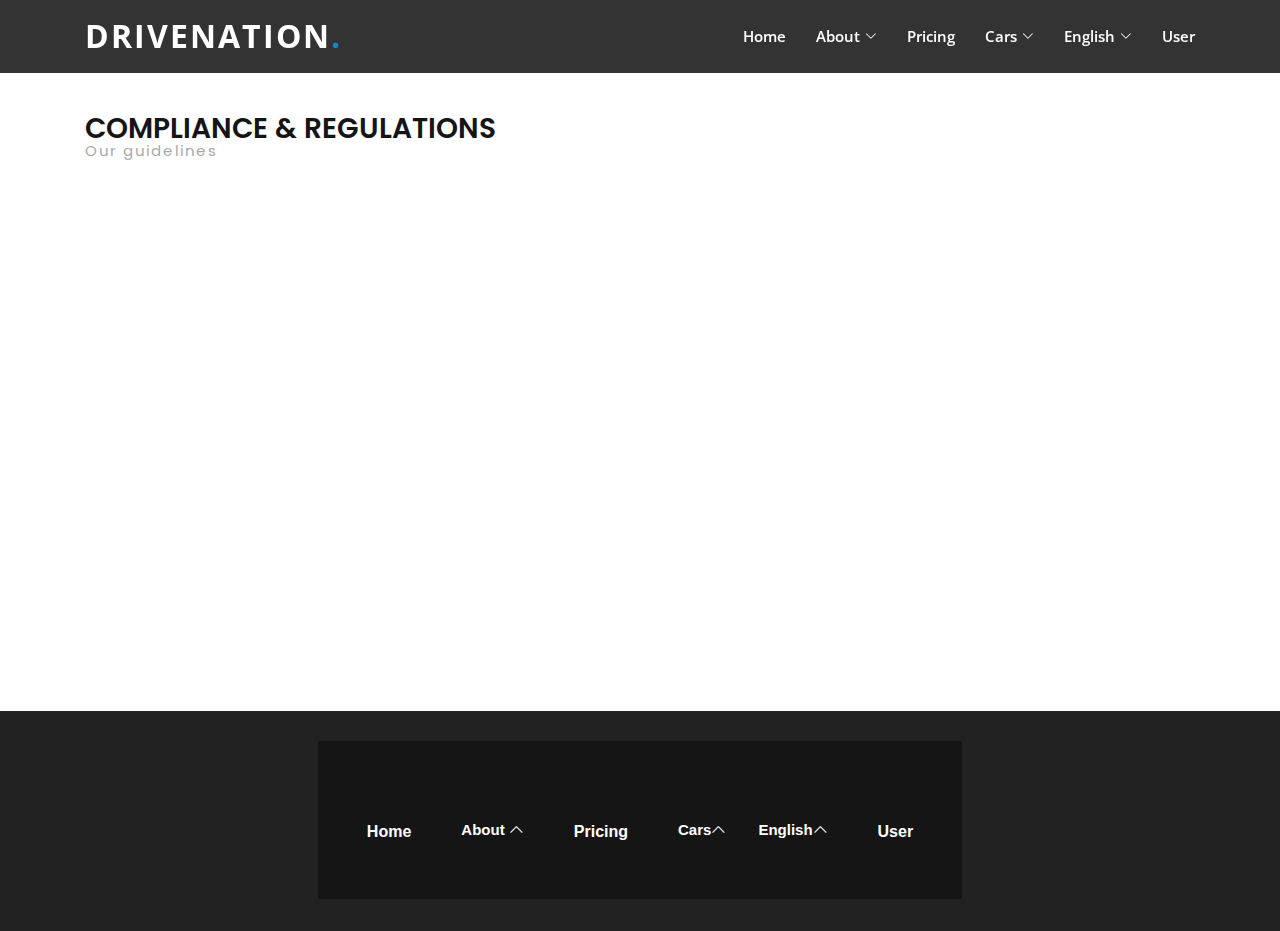
<file: Gp/conditions.html>
<!DOCTYPE html>
<html lang="en">

<head>
  <meta charset="utf-8">
  <meta content="width=device-width, initial-scale=1.0" name="viewport">

  <title>Conditions</title>
  <meta content="" name="description">
  <meta content="" name="keywords">

  <!-- Favicons -->
  <link href="assets/img/car_favicon.png" rel="icon">


  <!-- Google Fonts -->
  <link href="https://fonts.googleapis.com/css?family=Open+Sans:300,300i,400,400i,600,600i,700,700i|Raleway:300,300i,400,400i,500,500i,600,600i,700,700i|Poppins:300,300i,400,400i,500,500i,600,600i,700,700i" rel="stylesheet">

  <!-- Vendor CSS Files -->
  <link rel="stylesheet" href="https://stackpath.bootstrapcdn.com/bootstrap/4.1.3/css/bootstrap.min.css" integrity="sha384-MCw98/SFnGE8fJT3GXwEOngsV7Zt27NXFoaoApmYm81iuXoPkFOJwJ8ERdknLPMO" crossorigin="anonymous">
  <link href="assets/vendor/aos/aos.css" rel="stylesheet">
  <link href="assets/vendor/bootstrap/css/bootstrap.min.css" rel="stylesheet">
  <link href="assets/vendor/bootstrap-icons/bootstrap-icons.css" rel="stylesheet">
  <link href="assets/vendor/boxicons/css/boxicons.min.css" rel="stylesheet">
  <link href="assets/vendor/glightbox/css/glightbox.min.css" rel="stylesheet">
  <link href="assets/vendor/remixicon/remixicon.css" rel="stylesheet">
  <link href="assets/vendor/swiper/swiper-bundle.min.css" rel="stylesheet">

  <!-- Template Main CSS File -->
  <link href="assets/css/style.css" rel="stylesheet">
  <style>

 
  </style>

</head>

<body>
 <!-- ======= Header/Navigation Menu ======= -->
 <header id="header" class="fixed-top header-inner-pages">
  <div class="container d-flex align-items-center justify-content-lg-between">

  <h1 class="logo me-auto me-lg-0";><a href="index.html">DRIVENATION<span>.</span></a></h1>
   <nav id="navbar" class="navbar order-last order-lg-0">
      <ul>
        <li><a class="nav-link scrollto" href="index2.html">Home</a></li>
        <li class="dropdown">
          <a href="#"><span>About</span> <i class="bi bi-chevron-down"></i></a>
          <ul>
            <li><a href="index2.html#bio">Bio</a></li>
            <li><a href="index2.html#contact">Contact</a></li>
            <li><a href="conditions.html">Conditions</a></li>
          </ul>
        </li>
        <li><a class="nav-link scrollto" href="pricing.html">Pricing</a></li>
        <li class="dropdown">
          <a href="#"><span>Cars</span> <i class="bi bi-chevron-down"></i></a>
          <ul>
            <li><a href="hatchback.html">Hatchback</a></li>
            <li><a href="sedan.html">Sedan</a></li>
            <li><a href="wagon.html">Wagon</a></li>
            <li><a href="minivan.html">Minivan</a></li>
            <li><a href="SUV.html">SUV</a></li>
            <li><a href="electric.html">Electric</a></li>
          </ul>
        </li>
        <li class="dropdown">
          <a href="#"><span>English</span> <i class="bi bi-chevron-down"></i></a>
          <ul>
            <li><a href="#">Bosanski</a></li>
            <li><a href="#">Deutsch</a></li>
          </ul>
        </li>
        <li class="user-nav-link"><a class="nav-link scrollto" href="user.html">User</a></li>
      </ul>
    </nav>
    <i class="bi bi-list mobile-nav-toggle"></i>
    <!-- end of navigation -->

  </div>
</header>
<!-- End Header -->


<section id="conditions">
  <br>
<br>

      <div class="container">
      <div class="section-title">
      <p>Compliance & Regulations</p>
      <h2>Our guidelines</h2>
    </div>

    <div class="row">
      <div class="contentheight">
        <p><b>We urge our all clients and partners to follow these rules, so we do business without confusion on both sides.</b></p>
        <br>
          <ul style="padding-left: 37px;">
          <li> The rental contract can be terminated up to 48 hours before the pickup. In that case, the customer will receive the full refund.</li>
          <li>In case of a contact termination 24 hours before the pickup, you will receive 50% o the refund.</li>
          <li>In case of a contract termination inside of the 24 hours before the pickup, te client  does not receive any percentage of a money refund.</li>
          <li>All the damage done to the car while it was rented will be carried out financially by the client. </li>
        </ul>
      <br>
        <p><b>We hope these rules will help all of us to work better and be stonger together. </b></p>
        <br>
        <pre style="text-align:right;font-size: 20px; font-family: sans-serif;"><b>Yours,
                               driveNation team
        </b></pre>
      </div>
    </div></div>
    </div>
  </section>

  <!-- End #main -->
  
  <!-- ======= Footer ======= -->
<footer id="footer">
  <div class="footer-top">
    <div class="container text-center">
  
      <a href="index2.html" class="buttonNoDropUp">Home</a>
    <div class="dropup">
    <button class="dropbtn">About <i class="bi bi-chevron-up"></i></a></button>
    <div class="dropup-content">
      <a href="index2.html#bio">Bio</a>
      <a href="index2.html#contact">Contact</a>
      <a href="conditions.html">Conditions</a>
    </div></div>
    <a href="pricing.html" class="buttonNoDropUp">Pricing</a>
  <div class="dropup">
    <button class="dropbtn">Cars<i class="bi bi-chevron-up"></i></button>
    <div class="dropup-content">
      <a href="hatchback.html">Hatchback</a>
      <a href="sedan.html">Sedan</a>
      <a href="wagon.html">Wagon</a>
      <a href="minivan.html">Minivan</a>
      <a href="SUV.html">SUV</a>
      <a href="electric.html">Electric</a>
    </div>
  </div>
  <div class="dropup">
    <button class="dropbtn">English<i class="bi bi-chevron-up"></i></button>
    <div class="dropup-content">
      <a href="#">Bosanski</a>
      <a href="#">Deutsch</a>
    </div>
  </div>
  <a href="user.html" class="buttonNoDropUp">User</a>
    </div>
  </div>
</footer>
<!-- End Footer -->
</file>
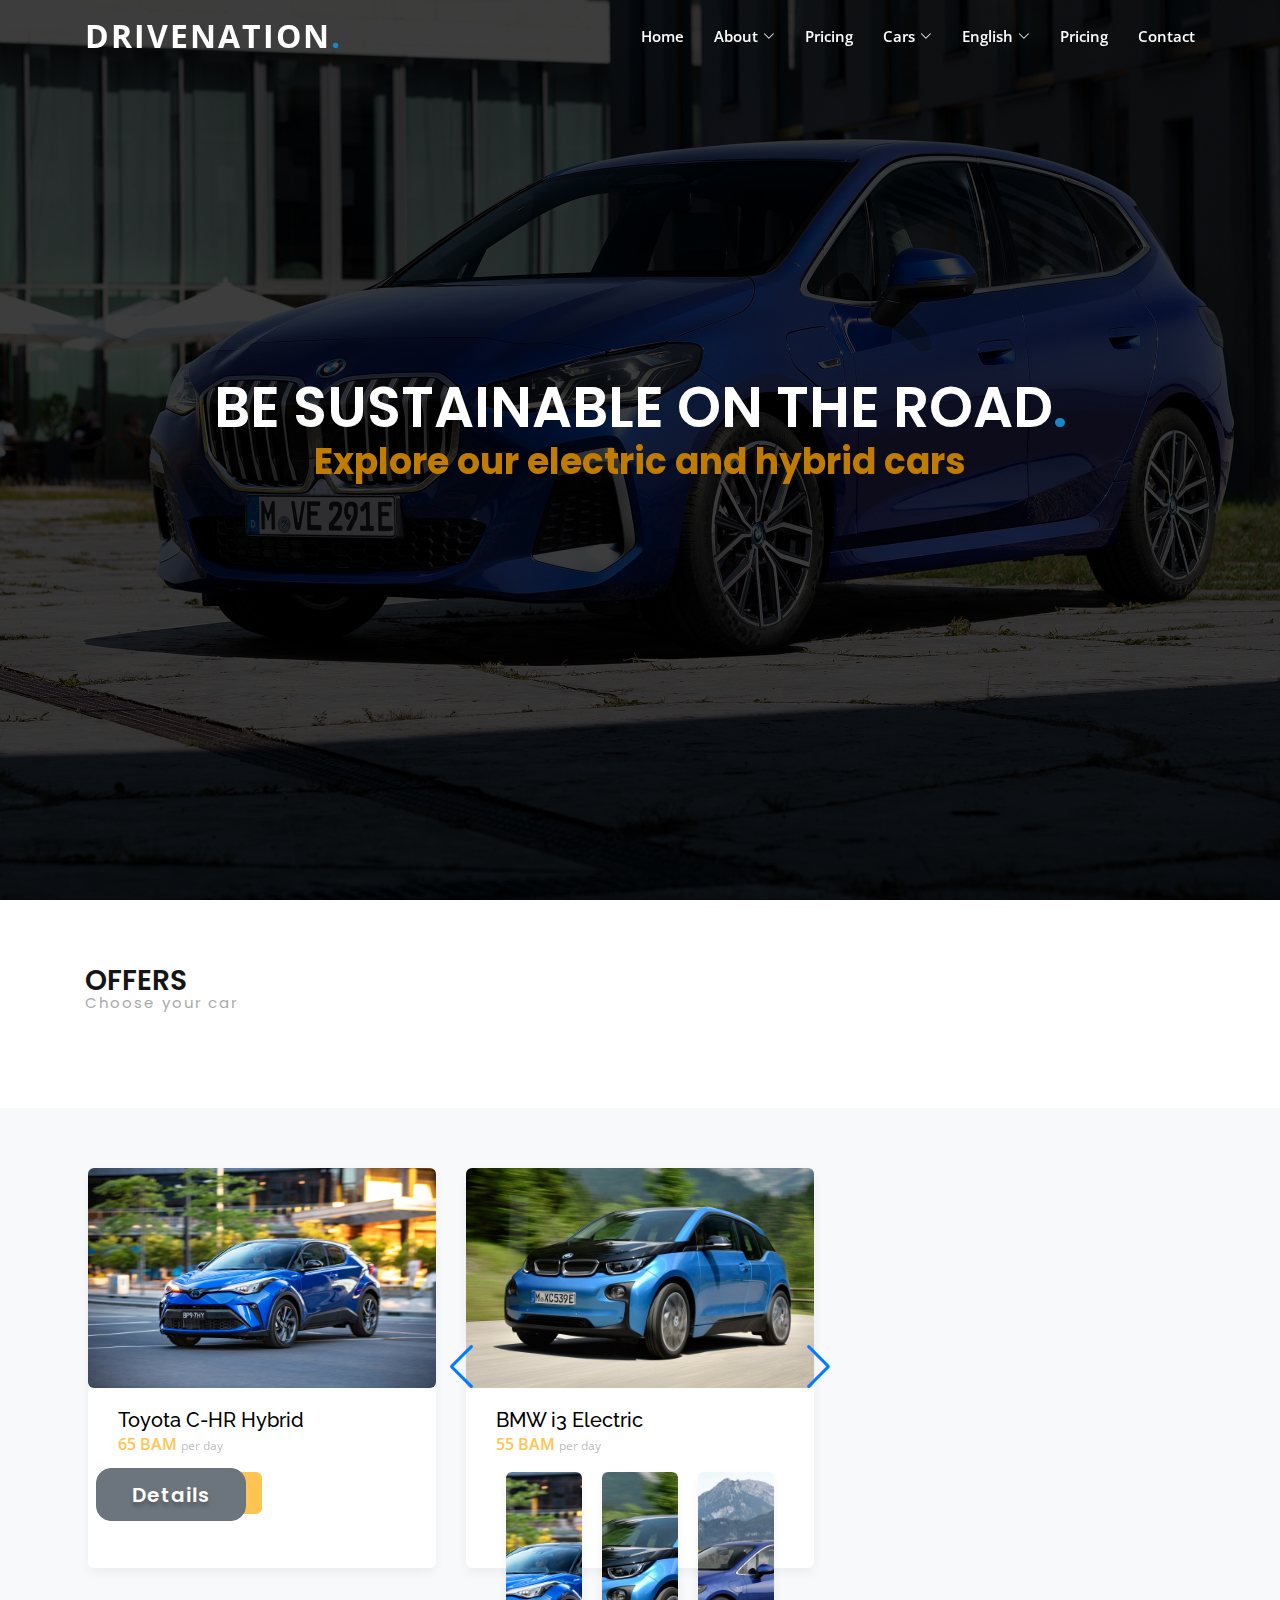
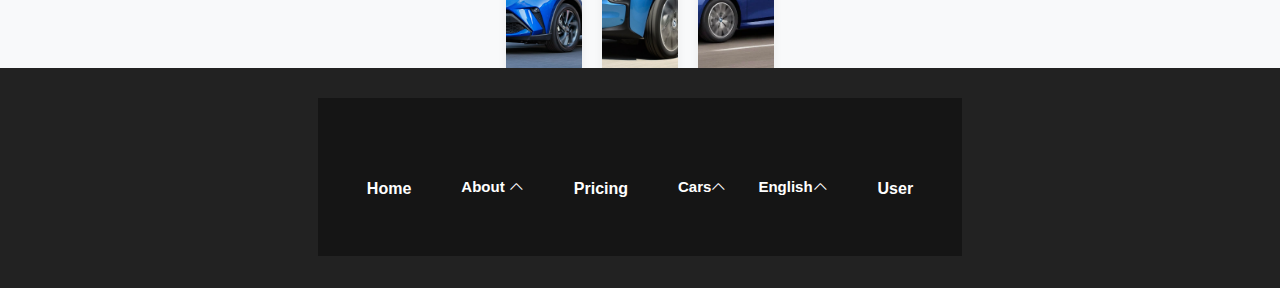
<file: Gp/electric.html>
<!DOCTYPE html>
<html lang="en">

<head>
  <meta charset="utf-8">
  <meta content="width=device-width, initial-scale=1.0" name="viewport">

  <title>Electric</title>
  <meta content="" name="description">
  <meta content="" name="keywords">

  <!-- Favicons -->
  <link href="assets/img/car_favicon.png" rel="icon">


  <!-- Google Fonts -->
  <link href="https://fonts.googleapis.com/css?family=Open+Sans:300,300i,400,400i,600,600i,700,700i|Raleway:300,300i,400,400i,500,500i,600,600i,700,700i|Poppins:300,300i,400,400i,500,500i,600,600i,700,700i" rel="stylesheet">

  <!-- Vendor CSS Files -->
  <link rel="stylesheet" href="https://stackpath.bootstrapcdn.com/bootstrap/4.1.3/css/bootstrap.min.css" integrity="sha384-MCw98/SFnGE8fJT3GXwEOngsV7Zt27NXFoaoApmYm81iuXoPkFOJwJ8ERdknLPMO" crossorigin="anonymous">
  <link href="assets/vendor/aos/aos.css" rel="stylesheet">
  <link href="assets/vendor/bootstrap/css/bootstrap.min.css" rel="stylesheet">
  <link href="assets/vendor/bootstrap-icons/bootstrap-icons.css" rel="stylesheet">
  <link href="assets/vendor/boxicons/css/boxicons.min.css" rel="stylesheet">
  <link href="assets/vendor/glightbox/css/glightbox.min.css" rel="stylesheet">
  <link href="assets/vendor/remixicon/remixicon.css" rel="stylesheet">
  <link href="assets/vendor/swiper/swiper-bundle.min.css" rel="stylesheet">

   <!-- Template Main CSS File -->
   <link href="assets/css/style.css" rel="stylesheet">

  

  <!-- =======================================================
  * Template Name: Gp
  * Updated: Mar 10 2023 with Bootstrap v5.2.3
  * Template URL: https://bootstrapmade.com/gp-free-multipurpose-html-bootstrap-template/
  * Author: BootstrapMade.com
  * License: https://bootstrapmade.com/license/
  ======================================================== -->
</head>

<body>

  <!-- ======= Header ======= -->
  <header id="header" class="fixed-top ">
    <div class="container d-flex align-items-center justify-content-lg-between">

      <h1 class="logo me-auto me-lg-0"><a href="index.html">DRIVENATION<span>.</span></a></h1>
      <!-- Uncomment below if you prefer to use an image logo -->
      <!-- <a href="index.html" class="logo me-auto me-lg-0"><img src="assets/img/logo.png" alt="" class="img-fluid"></a>-->

      <nav id="navbar" class="navbar order-last order-lg-0">
        <ul>
          <li><a class="nav-link scrollto" href="#hero">Home</a></li>
          <li class="dropdown">
            <a href="#"><span>About</span> <i class="bi bi-chevron-down"></i></a>
            <ul>
              <li><a class="nav-link scrollto" href="#bio">Bio</a></li>
              <li><a href="#contact">Contact</a></li>
              <li><a href="conditions.html">Conditions</a></li>
            </ul>
          </li>
          <li><a class="nav-link scrollto" href="pricing.html">Pricing</a></li>
          <li class="dropdown">
            <a href="#"><span>Cars</span> <i class="bi bi-chevron-down"></i></a>
            <ul>
              <li><a href="hatchback.html">Hatchback</a></li>
              <li><a href="sedan.html">Sedan</a></li>
              <li><a href="wagon.html">Wagon</a></li>
              <li><a href="minivan.html">Minivan</a></li>
              <li><a href="SUV.html">SUV</a></li>
              <li><a href="electric.html">Electric</a></li>
            </ul>
          </li>
          <li class="dropdown">
            <a href="#"><span>English</span> <i class="bi bi-chevron-down"></i></a>
            <ul>
              <li><a href="#">Bosanski</a></li>
              <li><a href="#">Deutsch</a></li>
            </ul>
          </li>
          <li><a class="nav-link scrollto" href="#pricing">Pricing</a></li>
          <li><a class="nav-link scrollto" href="index.html">Contact</a></li>
        </ul>
      </nav>
      <i class="bi bi-list mobile-nav-toggle"></i>

      <!-- end of navigation -->

    </div>
  </header>
  <!-- End Header -->

  <section id="electric"  class="d-flex align-items-center justify-content-center">
    <div class="section-title">
            <h1>BE SUSTAINABLE ON THE ROAD<span>.</span></h1>
            <h3>Explore our electric and hybrid cars</h3>
          </div>
        </div>
      </div>
      </div>
    </section>


  <section>
    <div class = "container"> 
    <div class="section-title">
      <p >Offers</p>
      <h2>Choose your car</h2>
    </div>
  </div>
  </section>

  <section class="ftco-section bg-light">
    <div class="container">
      <div class="row">
        <div class="col-md-4">
          <div class="car-wrap rounded ftco-animate">
            <div class="img rounded d-flex align-items-end" style="background-image: url(slikeAuta/toyota.jpeg);">
            </div>
            <div class="text">
              <h2 class="mb-0"><a href="car-single.html">Toyota C-HR Hybrid</a></h2>
              <div class="d-flex mb-3">
                <p class="price ml-auto">65 BAM <span>per day</span></p>
              </div>
              <p class="d-flex mb-0 d-block"><a href="#" class="btn btn-primary py-2 mr-1">Book now</a> <a href="car-single.html" class="btn btn-secondary py-2 ml-1">Details</a></p>
            </div>
          </div>
        </div>
        <div class="col-md-4">
          <div class="car-wrap rounded ftco-animate">
            <div class="img rounded d-flex align-items-end" style="background-image: url(slikeAuta/bmwi3.jpeg);">
            </div>
            <div class="text">
              <h2 class="mb-0"><a href="car-single.html">BMW i3 Electric </a></h2>
              <div class="d-flex mb-3">
                <p class="price ml-auto">55 BAM <span>per day</span></p>
              </div>
              
             <!-- Slide 1 -->
             <div class="swiper-slide">
              <div class="col-md-4">
                <div class="car-wrap rounded ftco-animate">
                  <div class="img rounded d-flex align-items-end" style="background-image: url(slikeAuta/toyota.jpeg);"></div>
                  <div class="text">
                    <h2 class="mb-0"><a href="car-single.html">Toyota C-HR Hybrid</a></h2>
                    <div class="d-flex mb-3">
                      <p class="price ">65 BAM <span>per day</span></p>
                    </div>
                    <p class="d-flex mb-0 d-block">
                      <a href="electricDetail.html" class="BookNowButton"><span class="ButtonText">BOOK NOW</span></a>
                      <a href="electricDetail.html" class="btn btn-secondary py-2 ml-1">Details</a>
                    </p>
                  </div>
                </div>
              </div>
              <div class="col-md-4">
                <div class="car-wrap rounded ftco-animate">
                  <div class="img rounded d-flex align-items-end" style="background-image: url(slikeAuta/bmwi3.jpeg);"></div>
                  <div class="text">
                    <h2 class="mb-0"><a href="car-single.html">BMW i3 Electric</a></h2>
                    <div class="d-flex mb-3">
                      <p class="price ">55 BAM <span>per day</span></p>
                    </div>
                    <p class="d-flex mb-0 d-block">
                      <a href="#" class="BookNowButton"><span class="ButtonText">BOOK NOW</span></a>
                      <a href="car-single.html" class="btn btn-secondary py-2 ml-1">Details</a>
                    </p>
                  </div>
                </div>
              </div>
              <div class="col-md-4">
                <div class="car-wrap rounded ftco-animate">
                  <div class="img rounded d-flex align-items-end" style="background-image: url(slikeAuta/series2electric.webp);"></div>
                  <div class="text">
                    <h2 class="mb-0"><a href="car-single.html">BMW Series 2 Electric</a></h2>
                    <div class="d-flex mb-3">
                      <p class="price ">80 BAM <span>per day</span></p>
                    </div>
                    <p class="d-flex mb-0 d-block">
                      <a href="#" class="BookNowButton"><span class="ButtonText">BOOK NOW</span></a>
                      <a href="car-single.html" class="btn btn-secondary py-2 ml-1">Details</a>
                    </p>
                  </div>
                </div>
              </div>
            </div>
            </div>
            <div class="swiper-pagination"></div>
            <div class="swiper-button-next"></div>
            <div class="swiper-button-prev"></div>
          </div>
        </div>
      </div>
    </section>

    <!-- ======= Footer ======= -->
 <footer id="footer">
  <div class="footer-top">
    <div class="container text-center">
  
      <a href="index.html" class="buttonNoDropUp">Home</a>
    <div class="dropup">
    <button class="dropbtn">About <i class="bi bi-chevron-up"></i></a></button>
    <div class="dropup-content">
      <a href="index.html#bio">Bio</a>
      <a href="index.html#contact">Contact</a>
      <a href="conditions.html">Conditions</a>
    </div></div>
    <a href="pricing.html" class="buttonNoDropUp">Pricing</a>
  <div class="dropup">
    <button class="dropbtn">Cars<i class="bi bi-chevron-up"></i></button>
    <div class="dropup-content">
      <a href="hatchback.html">Hatchback</a>
      <a href="sedan.html">Sedan</a>
      <a href="wagon.html">Wagon</a>
      <a href="minivan.html">Minivan</a>
      <a href="SUV.html">SUV</a>
      <a href="electric.html">Electric</a>
    </div>
  </div>
  <div class="dropup">
    <button class="dropbtn">English<i class="bi bi-chevron-up"></i></button>
    <div class="dropup-content">
      <a href="#">Bosanski</a>
      <a href="#">Deutsch</a>
    </div>
  </div>
  <a href="user.html" class="buttonNoDropUp">User</a>
    </div>
  </div>
</div>
</div>
  </footer>

<!-- End Footer -->



  <!-- Vendor JS Files -->
  <script src="assets/vendor/purecounter/purecounter_vanilla.js"></script>
  <script src="assets/vendor/aos/aos.js"></script>
  <script src="assets/vendor/bootstrap/js/bootstrap.bundle.min.js"></script>
  <script src="assets/vendor/glightbox/js/glightbox.min.js"></script>
  <script src="assets/vendor/isotope-layout/isotope.pkgd.min.js"></script>
  <script src="assets/vendor/swiper/swiper-bundle.min.js"></script>
  <script src="assets/vendor/php-email-form/validate.js"></script>

  <!-- Template Main JS File -->
  <script src="assets/js/main.js"></script>
  
  

</body>
</html>
</file>
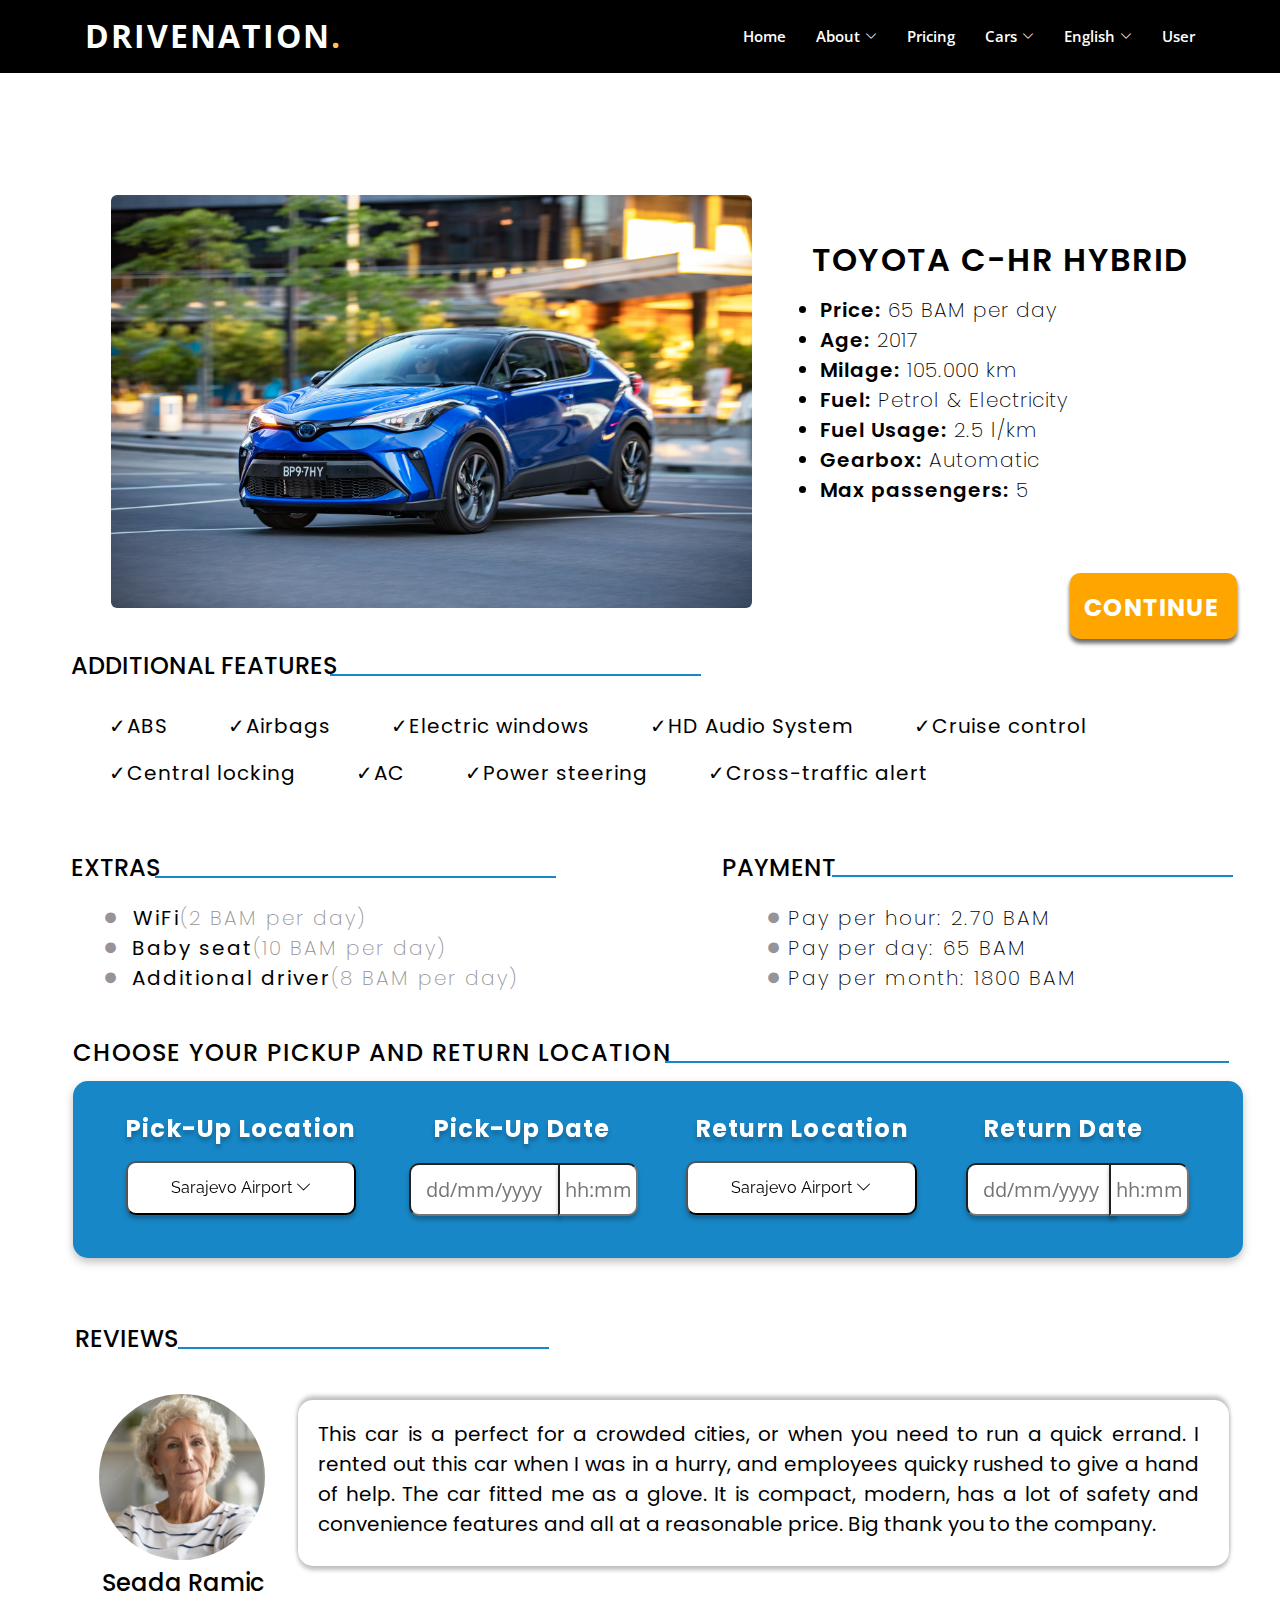
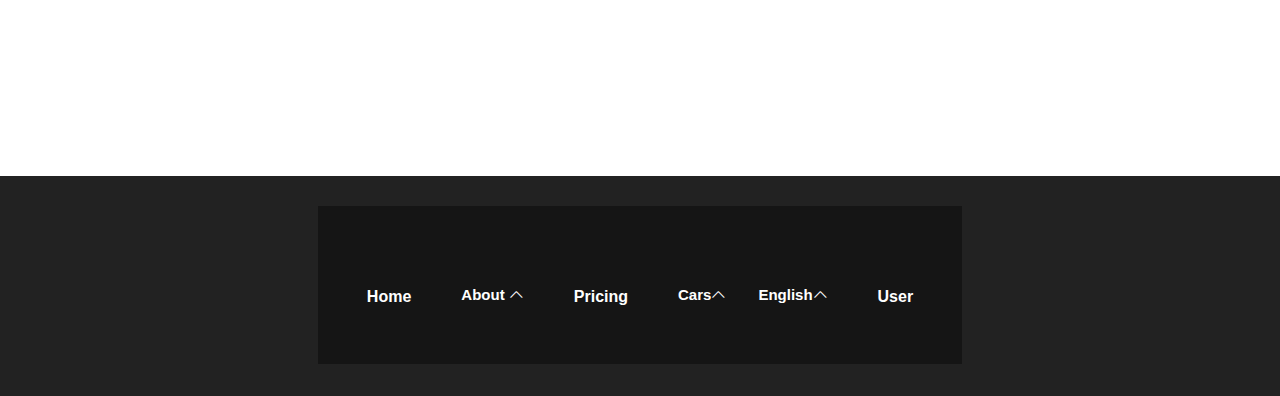
<file: Gp/electricDetail.html>
<!DOCTYPE html>
<html lang="en">

<head>
  <meta charset="utf-8">
  <meta content="width=device-width, initial-scale=1.0" name="viewport">

  <title>Electric</title>
  <meta content="" name="description">
  <meta content="" name="keywords">

  <!-- Favicons -->
  <link href="assets/img/car_favicon.png" rel="icon">

  <!-- Google Fonts -->
  <link href="https://fonts.googleapis.com/css?family=Open+Sans:300,300i,400,400i,600,600i,700,700i|Raleway:300,300i,400,400i,500,500i,600,600i,700,700i|Poppins:300,300i,400,400i,500,500i,600,600i,700,700i" rel="stylesheet">

  <!-- Vendor CSS Files -->
  <link href="assets/vendor/aos/aos.css" rel="stylesheet">
  <link href="assets/vendor/bootstrap/css/bootstrap.min.css" rel="stylesheet">
  <link href="assets/vendor/bootstrap-icons/bootstrap-icons.css" rel="stylesheet">
  <link href="assets/vendor/boxicons/css/boxicons.min.css" rel="stylesheet">
  <link href="assets/vendor/glightbox/css/glightbox.min.css" rel="stylesheet">
  <link href="assets/vendor/remixicon/remixicon.css" rel="stylesheet">
  <link href="assets/vendor/swiper/swiper-bundle.min.css" rel="stylesheet">

  <!-- Template Main CSS File -->
  <link href="assets/css/style.css" rel="stylesheet">

  

  <!-- =======================================================
  * Template Name: Gp
  * Updated: Mar 10 2023 with Bootstrap v5.2.3
  * Template URL: https://bootstrapmade.com/gp-free-multipurpose-html-bootstrap-template/
  * Author: BootstrapMade.com
  * License: https://bootstrapmade.com/license/
  ======================================================== -->
</head>

<body>

   <!-- ======= Header/Navigation Menu ======= -->
   <header id="header2" class="fixed-top ">
    <div class="container d-flex align-items-center justify-content-lg-between">

    <h1 class="logo me-auto me-lg-0";><a href="index2.html">DRIVENATION<span>.</span></a></h1>
     <nav id="navbar" class="navbar order-last order-lg-0">
        <ul>
          <li><a class="nav-link scrollto" href="#hero">Home</a></li>
          <li class="dropdown">
            <a href="#"><span>About</span> <i class="bi bi-chevron-down"></i></a>
            <ul>
              <li><a class="nav-link scrollto" href="#bio">Bio</a></li>
              <li><a href="#contact">Contact</a></li>
              <li><a href="conditions.html">Conditions</a></li>
            </ul>
          </li>
          <li><a class="nav-link scrollto" href="pricing.html">Pricing</a></li>
          <li class="dropdown">
            <a href="#"><span>Cars</span> <i class="bi bi-chevron-down"></i></a>
            <ul>
              <li><a href="hatchback.html">Hatchback</a></li>
              <li><a href="sedan.html">Sedan</a></li>
              <li><a href="wagon.html">Wagon</a></li>
              <li><a href="minivan.html">Minivan</a></li>
              <li><a href="SUV.html">SUV</a></li>
              <li><a href="electric.html">Electric</a></li>
            </ul>
          </li>
          <li class="dropdown">
            <a href="#"><span>English</span> <i class="bi bi-chevron-down"></i></a>
            <ul>
              <li><a href="#">Bosanski</a></li>
              <li><a href="#">Deutsch</a></li>
            </ul>
          </li>
          <li class="user-nav-link"><a class="nav-link scrollto" href="user.html">User</a></li>

        </ul>
      </nav>
      <i class="bi bi-list mobile-nav-toggle"></i>

      <!-- end of navigation -->

    </div>
  </header>
  <!-- End Header -->
  <section>
    <div class="electricdetail">
      <h1>ELECTRIC</h1>
    </div>
    <div class="electriclinedetail"></div>

  </section>

  <section id="vw7detail"> 
        <div class="cardetails">
          <div class="img rounded d-flex align-items-end" style="background-image: url(slikeAuta/toyota.jpeg);">
          </div>
        </div>

        <div class="electric">
            <h1>TOYOTA C-HR HYBRID</h1>
          </div>

                
          <div class="vw7description">

          <h1><li><span>Price:</span> 65 BAM per day </li><li><span>Age:</span> 2017 </li><li><span>Milage:</span> 105.000 km</li>
            <li><span>Fuel:</span> Petrol & Electricity </li><li><span>Fuel Usage:</span> 2.5 l/km </li><li><span>Gearbox:</span> Automatic </li>
            <li><span>Max passengers:</span> 5 </li></h1>  
            
            <a href="electricPayment.html" class="buttonContinue"><h1>CONTINUE</h1></a>

          </div>

    </section>

        <div class="hatchbackadditional">
          <h1>ADDITIONAL FEATURES</h1>
        </div>
        <div class="hatchbacklineadditonal"></div>

    <section id="hatchbackAdditionalFeatures">
        <ul>           
        <li><span>&#10003</span>ABS</li>
            <li><span>&#10003</span>Airbags</li>
            <li><span>&#10003</span>Electric windows</li>
            <li><span>&#10003</span>HD Audio System</li>
            <li><span>&#10003</span>Cruise control</li>
            <li><span>&#10003</span>Central locking</li>
            <li><span>&#10003</span>AC</li>
            <li><span>&#10003</span>Power steering</li>
            <li><span>&#10003</span>Cross-traffic alert</li>
          </ul>       
    </section>

    <section id="hatchbackExtras">
      <div class="hatchbackExtrasHeading">
      <h1>EXTRAS</h1>
    </div>
    <div class="hatchbacklineExtrasHeading"></div>
    <div class="hatchbackExtrasList">
    <ul>
      <li><span class="dot">&#9679;</span> <span class="hatchbackExtrasListText">WiFi</span>(2 BAM per day)</li>
      <li><span class="dot">&#9679;</span><span class="hatchbackExtrasListText"> Baby seat</span>(10 BAM per day)</li>
      <li><span class="dot">&#9679;</span><span class="hatchbackExtrasListText"> Additional driver</span>(8 BAM per day)</li>
    </ul>
  </div>
    </section>



    <section id="hatchbackPayment">
    <div class="hatchbackPaymentHeading">
      <h1>PAYMENT</h1>
    </div>
    <div class="hatchbacklinePaymentHeading"></div>
    <div class="hatchbackPaymentList">
      <ul>
        <li><span class="dot">&#9679;</span>Pay per hour: 2.70 BAM</li>
        <li><span class="dot">&#9679;</span>Pay per day: 65 BAM</li>
        <li><span class="dot">&#9679;</span>Pay per month: 1800 BAM</li>
      </ul>
    </div>
    </section>



    <div class="hatchbacLocationHeading">
      <h1>CHOOSE YOUR PICKUP AND RETURN LOCATION</h1>
    </div>
    <div class="hatchbacklineLocationHeading"></div>
    
    <section id="hatchbackLocation">
      <div class="hatchbackLocationContainer">
        <h1>Pick-Up Location</h1>
        <h2>Pick-Up Date</h2>
        <h3>Return Location</h3>
        <h4>Return Date</h4>
      
        <div class="hatchbackdropdown">
          <button class="hatchbackdropdown-toggle">Sarajevo Airport <i class="bi bi-chevron-down"></i></button>
          <ul class="hatchbackdropdown-menu">
            <li><a href="#">MD Sarajevo</a></li>
            <li><a href="#">Tuzla Aerodrom</a></li>
          </ul>
        </div>

        <div class="hatchbackdropdown2">
          <button class="hatchbackdropdown-toggle2">Sarajevo Airport <i class="bi bi-chevron-down"></i></button>
          <ul class="hatchbackdropdown-menu2">
            <li><a href="#">MD Sarajevo</a></li>
            <li><a href="#">Tuzla Aerodrom</a></li>
          </ul>
        </div>
        <div class="hatchbackDateInput">
          <input type="text" id="customDateInput" class="custom-date-input" placeholder="dd/mm/yyyy" maxlength="10">
         
        </div>
      

      <div class="hatchbackTimeInput">
        <input type="text" id="customTimeInput" class="custom-time-input" placeholder="hh:mm" maxlength="5">
       
      </div>
      
      <div class="hatchbackDateInput2">
        <input type="text" id="customDateInput2" class="custom-date-input2" placeholder="dd/mm/yyyy" maxlength="10">
       
      </div>
    

    <div class="hatchbackTimeInpu2t">
      <input type="text" id="customTimeInput2" class="custom-time-input2" placeholder="hh:mm" maxlength="5">
     
    </div>
    </div>
  
    </section>

    <div class="contentheight7">
    <div class="hatchbacReviewsHeading">
      <h1>REVIEWS</h1>
    </div>
    <div class="hatchbacklineReviewsHeading"></div>

    <div class="electricreviewsContainer">
    </div>
    <div class="hatchbackreviewsContainerText">
    <h1>Seada Ramic</h1>
      </div>
    <div class="electricReviewsClientContainer">
      <h1>This car is a perfect for a crowded cities, or when you need to run a quick errand. I rented out this car when I was in a hurry, and employees quicky rushed to give a hand of help. The car fitted me as a glove. It is compact, modern, has a lot of safety and convenience features and all at a reasonable price. Big thank you to the company.</h1>
    </div>
    </div>

    <!-- ======= Footer ======= -->
 <footer id="footer">
  <div class="footer-top">
    <div class="container text-center">
  
      <a href="index.html" class="buttonNoDropUp">Home</a>
    <div class="dropup">
    <button class="dropbtn">About <i class="bi bi-chevron-up"></i></a></button>
    <div class="dropup-content">
      <a href="index.html#bio">Bio</a>
      <a href="index.html#contact">Contact</a>
      <a href="conditions.html">Conditions</a>
    </div></div>
    <a href="pricing.html" class="buttonNoDropUp">Pricing</a>
  <div class="dropup">
    <button class="dropbtn">Cars<i class="bi bi-chevron-up"></i></button>
    <div class="dropup-content">
      <a href="hatchback.html">Hatchback</a>
      <a href="sedan.html">Sedan</a>
      <a href="wagon.html">Wagon</a>
      <a href="minivan.html">Minivan</a>
      <a href="SUV.html">SUV</a>
      <a href="electric.html">Electric</a>
    </div>
  </div>
  <div class="dropup">
    <button class="dropbtn">English<i class="bi bi-chevron-up"></i></button>
    <div class="dropup-content">
      <a href="#">Bosanski</a>
      <a href="#">Deutsch</a>
    </div>
  </div>
  <a href="user.html" class="buttonNoDropUp">User</a>
    </div>
  </div>
</div>
</div>
  </footer>

<!-- End Footer -->


    <script src="assets/js/main.js"></script>
</file>
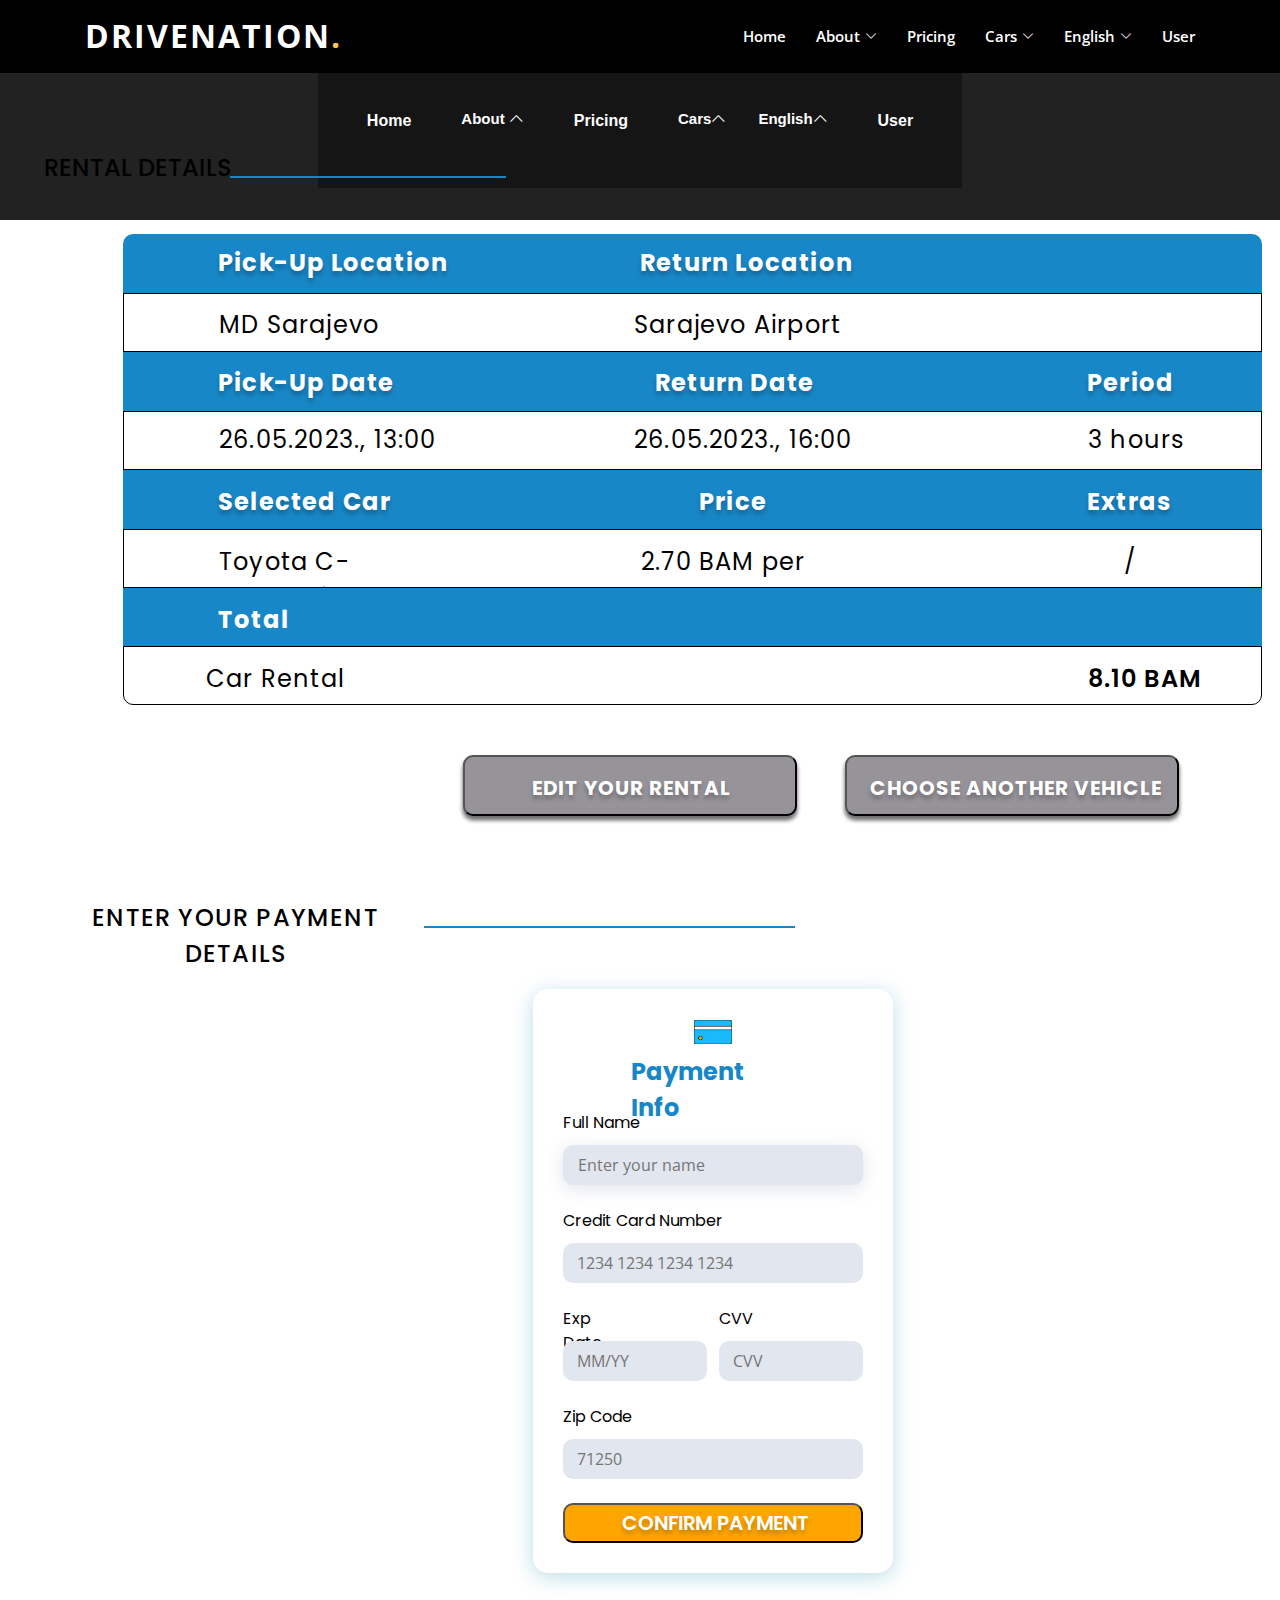
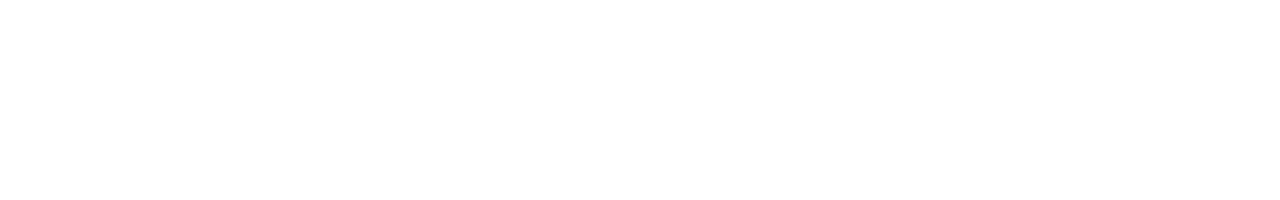
<file: Gp/electricPayment.html>
<!DOCTYPE html>
<html lang="en">

<head>
  <meta charset="utf-8">
  <meta content="width=device-width, initial-scale=1.0" name="viewport">

  <title>Electric</title>
  <meta content="" name="description">
  <meta content="" name="keywords">

  <!-- Favicons -->
  <link href="assets/img/car_favicon.png" rel="icon">

  <!-- Google Fonts -->
  <link href="https://fonts.googleapis.com/css?family=Open+Sans:300,300i,400,400i,600,600i,700,700i|Raleway:300,300i,400,400i,500,500i,600,600i,700,700i|Poppins:300,300i,400,400i,500,500i,600,600i,700,700i" rel="stylesheet">

  <!-- Vendor CSS Files -->
  <link href="assets/vendor/aos/aos.css" rel="stylesheet">
  <link href="assets/vendor/bootstrap/css/bootstrap.min.css" rel="stylesheet">
  <link href="assets/vendor/bootstrap-icons/bootstrap-icons.css" rel="stylesheet">
  <link href="assets/vendor/boxicons/css/boxicons.min.css" rel="stylesheet">
  <link href="assets/vendor/glightbox/css/glightbox.min.css" rel="stylesheet">
  <link href="assets/vendor/remixicon/remixicon.css" rel="stylesheet">
  <link href="assets/vendor/swiper/swiper-bundle.min.css" rel="stylesheet">

  <!-- Template Main CSS File -->
  <link href="assets/css/style.css" rel="stylesheet">

  

  <!-- =======================================================
  * Template Name: Gp
  * Updated: Mar 10 2023 with Bootstrap v5.2.3
  * Template URL: https://bootstrapmade.com/gp-free-multipurpose-html-bootstrap-template/
  * Author: BootstrapMade.com
  * License: https://bootstrapmade.com/license/
  ======================================================== -->
</head>

<body>

  <!-- ======= Header/Navigation Menu ======= -->
  <header id="header2" class="fixed-top ">
    <div class="container d-flex align-items-center justify-content-lg-between">

    <h1 class="logo me-auto me-lg-0";><a href="index2.html">DRIVENATION<span>.</span></a></h1>
     <nav id="navbar" class="navbar order-last order-lg-0">
        <ul>
          <li><a class="nav-link scrollto" href="#hero">Home</a></li>
          <li class="dropdown">
            <a href="#"><span>About</span> <i class="bi bi-chevron-down"></i></a>
            <ul>
              <li><a class="nav-link scrollto" href="#bio">Bio</a></li>
              <li><a href="#contact">Contact</a></li>
              <li><a href="conditions.html">Conditions</a></li>
            </ul>
          </li>
          <li><a class="nav-link scrollto" href="pricing.html">Pricing</a></li>
          <li class="dropdown">
            <a href="#"><span>Cars</span> <i class="bi bi-chevron-down"></i></a>
            <ul>
              <li><a href="hatchback.html">Hatchback</a></li>
              <li><a href="sedan.html">Sedan</a></li>
              <li><a href="wagon.html">Wagon</a></li>
              <li><a href="minivan.html">Minivan</a></li>
              <li><a href="SUV.html">SUV</a></li>
              <li><a href="electric.html">Electric</a></li>
            </ul>
          </li>
          <li class="dropdown">
            <a href="#"><span>English</span> <i class="bi bi-chevron-down"></i></a>
            <ul>
              <li><a href="#">Bosanski</a></li>
              <li><a href="#">Deutsch</a></li>
            </ul>
          </li>
          <li class="user-nav-link"><a class="nav-link scrollto" href="user.html">User</a></li>

        </ul>
      </nav>
      <i class="bi bi-list mobile-nav-toggle"></i>

      <!-- end of navigation -->

    </div>
  </header>
  <!-- End Header -->


  <div class="ElectricRentalDetailsHeading">
    <h1>RENTAL DETAILS</h1>
  </div>
  <div class="ElectriclineRentalDetailsHeading"></div>

  <div class="ElectricRentalDetailsContainer1">
    <h1>Pick-Up Location</h1>
    <h2>Return Location</h2>
  </div>

  <div class="ElectricRentalDetailsContainer2">
    <h1>MD Sarajevo</h1>
    <h2>Sarajevo Airport</h2>
  </div>

  <div class="ElectricRentalDetailsContainer3">
    <h1>Pick-Up Date</h1>
    <h2>Return Date</h2>
    <h3>Period</h3>
  </div>

  <div class="ElectricRentalDetailsContainer4">
    <h1>26.05.2023., 13:00</h1>
    <h2>26.05.2023., 16:00</h2>
    <h3>3 hours</h3>
  </div>

   <div class="ElectricRentalDetailsContainer5">
    <h1>Selected Car</h1>
    <h2>Price</h2>
    <h3>Extras</h3>
  </div>

   <div class="ElectricRentalDetailsContainer6">
    <h1>Toyota C-HR Hybrid</h1>
    <h2>2.70 BAM per hour</h2>
    <h3>/</h3>
  </div>

    <div class="ElectricRentalDetailsContainer7">
    <h1>Total</h1>
  </div>

   <div class="ElectricRentalDetailsContainer8">
    <h1>Car Rental</h1>
    <h2>8.10 BAM</h2>
  </div>


  <div class="ButtonEditRentalContainerHatchback">
    <a href="electricDetail.html">
    <button id="hatcbackEditRentalButton"><h1>EDIT YOUR RENTAL</h1></button>
    </a>
  </div>
  
  <div class="ButtonChooseAnotherVehicleContainerHatchback">
    <a href="electric.html">
      <button id="hatcbackChooseAnotherVehicleButton"><h1>CHOOSE ANOTHER VEHICLE</h1></button>
    </a>
  </div>



    <div class="ElectricPaymentDetailsHeading">
    <h1>ENTER YOUR PAYMENT DETAILS</h1>
  </div>
  <div class="ElectriclinePaymentDetailsHeading"></div>

  <div class="contentheight8">

  <div class="ElectricPaymentInfoContainer">
    <div class="ElectricPaymentLogo">
      <img src="LogoPayment.png" alt="Logo">
    </div>
    <h1>Payment Info</h1>
    <h2>Full Name</h2>
    <div class="ElectricPaymentInfoNameContainer">
      <input type="text" placeholder="Enter your name">
    </div>
    <h3>Credit Card Number</h3>
    <div class="ElectricPaymentInfoCardContainer">
      <input type="text" placeholder="1234 1234 1234 1234">
    </div>
    <h4>Exp Date</h4>
    <div class="ElectricPaymentExpDateCardContainer">
      <input type="text" placeholder="MM/YY" maxlength="5">
    </div>
    <h5>CVV</h5>
    <div class="ElectricPaymentCVVCardContainer">
      <input type="password" placeholder="CVV" maxlength="3">
    </div>
    <h6>Zip Code</h6>
    <div class="ElectricPaymentZipCodeCardContainer">
      <input type="text" placeholder="71250" maxlength="5">
    </div>
    <button class="ElectricPaymentButton"><h1>CONFIRM PAYMENT</h1></button>

  </div>
  <div class="contentheight8">

    <!-- ======= Footer ======= -->
 <footer id="footer">
  <div class="footer-top">
    <div class="container text-center">
  
      <a href="index.html" class="buttonNoDropUp">Home</a>
    <div class="dropup">
    <button class="dropbtn">About <i class="bi bi-chevron-up"></i></a></button>
    <div class="dropup-content">
      <a href="index.html#bio">Bio</a>
      <a href="index.html#contact">Contact</a>
      <a href="conditions.html">Conditions</a>
    </div></div>
    <a href="pricing.html" class="buttonNoDropUp">Pricing</a>
  <div class="dropup">
    <button class="dropbtn">Cars<i class="bi bi-chevron-up"></i></button>
    <div class="dropup-content">
      <a href="hatchback.html">Hatchback</a>
      <a href="sedan.html">Sedan</a>
      <a href="wagon.html">Wagon</a>
      <a href="minivan.html">Minivan</a>
      <a href="SUV.html">SUV</a>
      <a href="electric.html">Electric</a>
    </div>
  </div>
  <div class="dropup">
    <button class="dropbtn">English<i class="bi bi-chevron-up"></i></button>
    <div class="dropup-content">
      <a href="#">Bosanski</a>
      <a href="#">Deutsch</a>
    </div>
  </div>
  <a href="user.html" class="buttonNoDropUp">User</a>
    </div>
  </div>
</div>
</div>
  </footer>

<!-- End Footer -->
  

  <script src="assets/js/main.js"></script>
</file>
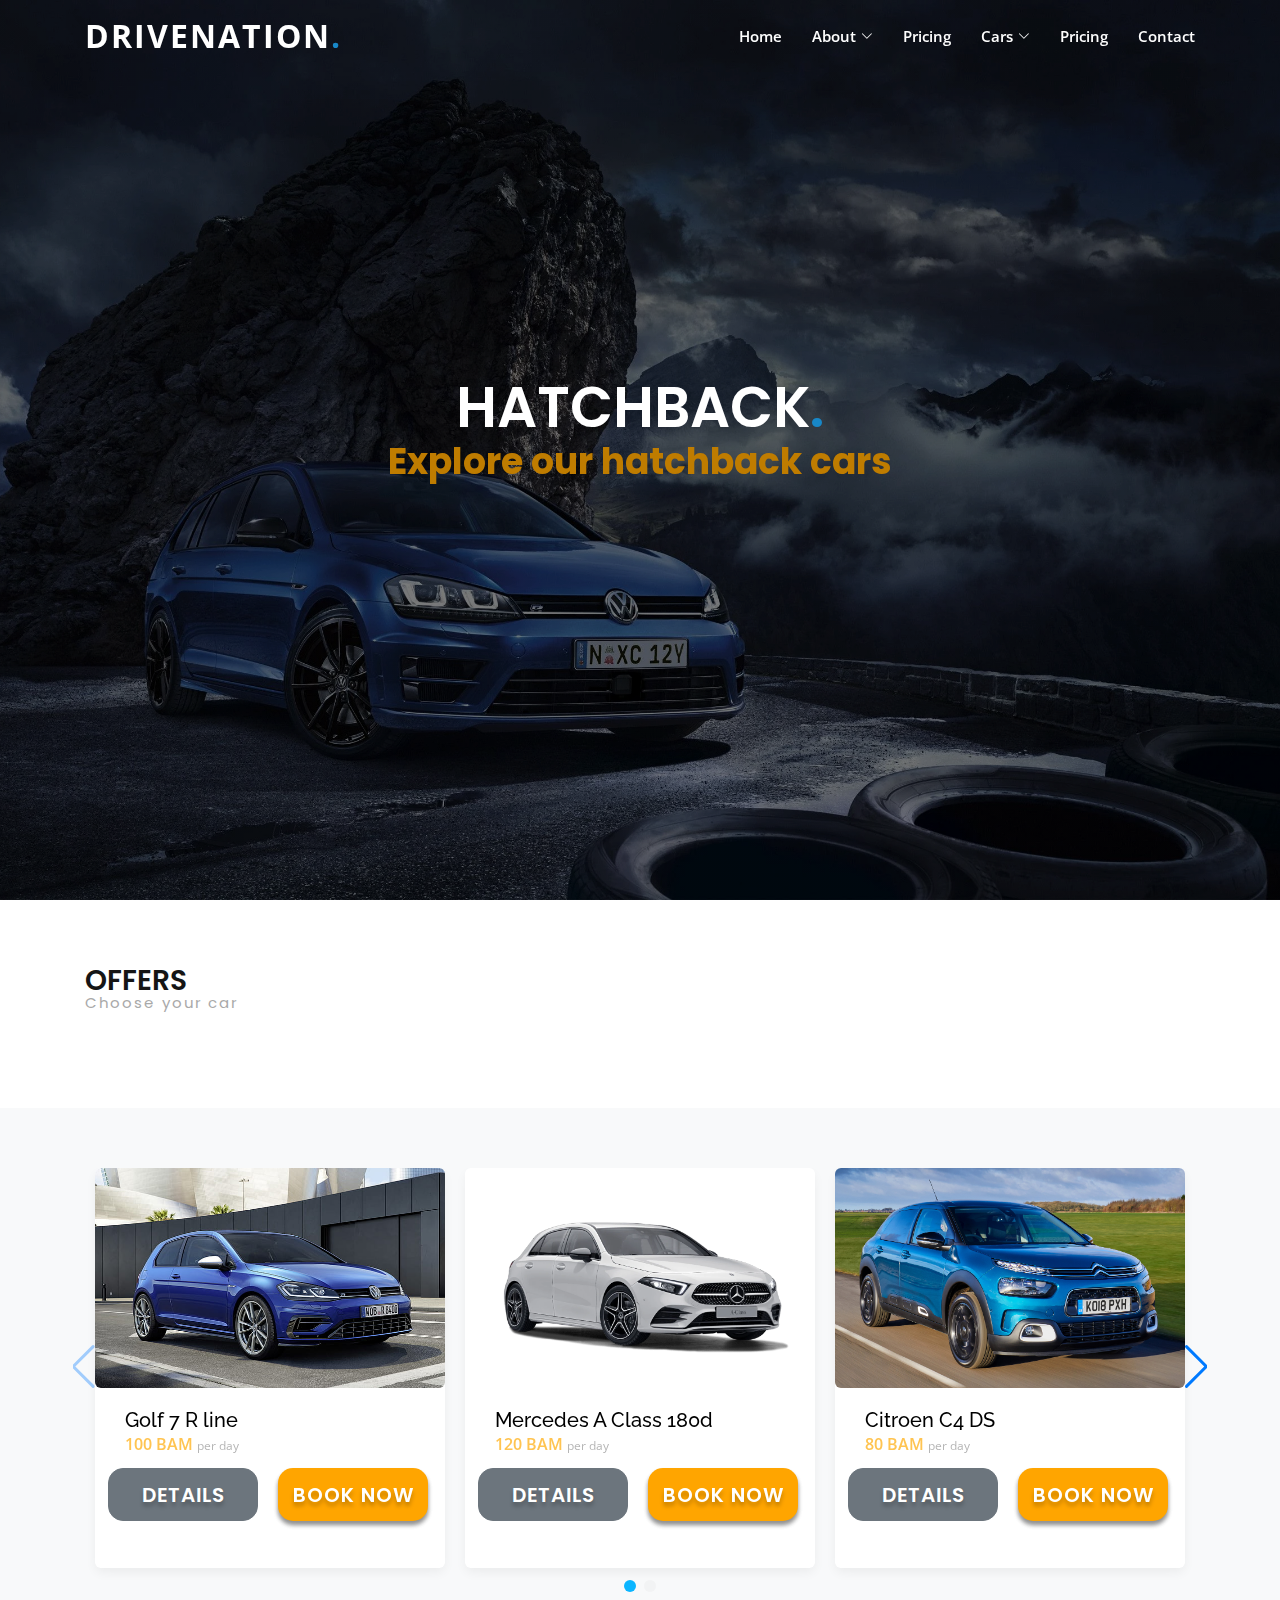
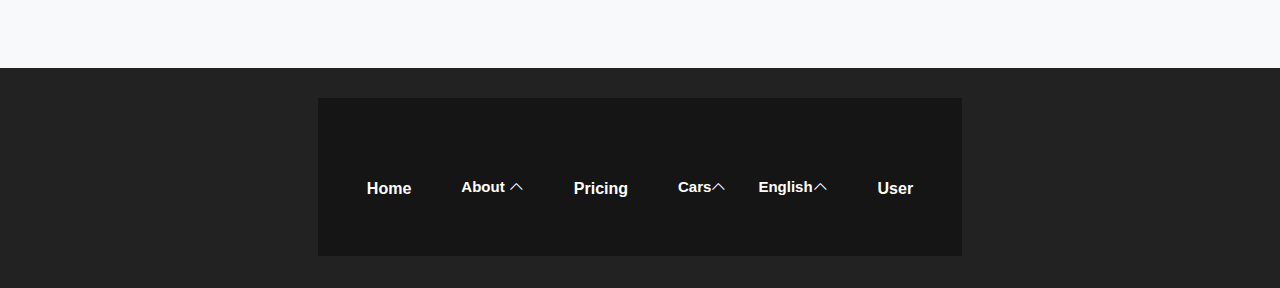
<file: Gp/hatchback.html>
<!DOCTYPE html>
<html lang="en">

<head>
  <meta charset="utf-8">
  <meta content="width=device-width, initial-scale=1.0" name="viewport">

  <title>Hatchback</title>
  <meta content="" name="description">
  <meta content="" name="keywords">

  <!-- Favicons -->
  <link href="assets/img/car_favicon.png" rel="icon">


  <!-- Google Fonts -->
  <link href="https://fonts.googleapis.com/css?family=Open+Sans:300,300i,400,400i,600,600i,700,700i|Raleway:300,300i,400,400i,500,500i,600,600i,700,700i|Poppins:300,300i,400,400i,500,500i,600,600i,700,700i" rel="stylesheet">

  <!-- Vendor CSS Files -->
  <link rel="stylesheet" href="https://stackpath.bootstrapcdn.com/bootstrap/4.1.3/css/bootstrap.min.css" integrity="sha384-MCw98/SFnGE8fJT3GXwEOngsV7Zt27NXFoaoApmYm81iuXoPkFOJwJ8ERdknLPMO" crossorigin="anonymous">
  <link href="assets/vendor/aos/aos.css" rel="stylesheet">
  <link href="assets/vendor/bootstrap/css/bootstrap.min.css" rel="stylesheet">
  <link href="assets/vendor/bootstrap-icons/bootstrap-icons.css" rel="stylesheet">
  <link href="assets/vendor/boxicons/css/boxicons.min.css" rel="stylesheet">
  <link href="assets/vendor/glightbox/css/glightbox.min.css" rel="stylesheet">
  <link href="assets/vendor/remixicon/remixicon.css" rel="stylesheet">
  <link href="assets/vendor/swiper/swiper-bundle.min.css" rel="stylesheet">

   <!-- Template Main CSS File -->
   <link href="assets/css/style.css" rel="stylesheet">

  

  <!-- =======================================================
  * Template Name: Gp
  * Updated: Mar 10 2023 with Bootstrap v5.2.3
  * Template URL: https://bootstrapmade.com/gp-free-multipurpose-html-bootstrap-template/
  * Author: BootstrapMade.com
  * License: https://bootstrapmade.com/license/
  ======================================================== -->
</head>

<body>

  <!-- ======= Header ======= -->
  <header id="header" class="fixed-top ">
    <div class="container d-flex align-items-center justify-content-lg-between">

      <h1 class="logo me-auto me-lg-0"><a href="index.html">DRIVENATION<span>.</span></a></h1>
      <!-- Uncomment below if you prefer to use an image logo -->
      <!-- <a href="index.html" class="logo me-auto me-lg-0"><img src="assets/img/logo.png" alt="" class="img-fluid"></a>-->

      <nav id="navbar" class="navbar order-last order-lg-0">
        <ul>
          <li><a class="nav-link scrollto" href="#hero">Home</a></li>
          <li class="dropdown">
            <a href="#"><span>About</span> <i class="bi bi-chevron-down"></i></a>
            <ul>
              <li><a class="nav-link scrollto" href="#bio">Bio</a></li>
              <li><a href="#contact">Contact</a></li>
              <li><a href="conditions.html">Conditions</a></li>
            </ul>
          </li>
          <li><a class="nav-link scrollto" href="pricing.html">Pricing</a></li>
          <li class="dropdown">
            <a href="#"><span>Cars</span> <i class="bi bi-chevron-down"></i></a>
            <ul>
              <li><a href="hatchback.html">Hatchback</a></li>
              <li><a href="sedan.html">Sedan</a></li>
              <li><a href="wagon.html">Wagon</a></li>
              <li><a href="minivan.html">Minivan</a></li>
              <li><a href="SUV.html">SUV</a></li>
              <li><a href="electric.html">Electric</a></li>
            </ul>
          </li>
          <li><a class="nav-link scrollto" href="#pricing">Pricing</a></li>
          <li><a class="nav-link scrollto" href="index.html">Contact</a></li>
        </ul>
      </nav>
      <i class="bi bi-list mobile-nav-toggle"></i>

      <!-- end of navigation -->

    </div>
  </header>
  <!-- End Header -->


  <section id="hatch" class="d-flex align-items-center justify-content-center">
    <div class="section-title">
            <h1>HATCHBACK<span>.</span></h1>
            <h3>Explore our hatchback cars</h3>
          </div>
        </div>
      </div>
      </div>
    </section>


    <section>
      <div class = "container"> 
      <div class="section-title">
        <p >Offers</p>
        <h2>Choose your car</h2>
      </div>
    </div>
    </section>

  <section class="ftco-section bg-light">
    <div class="container">
      <div class="row">
        <div class="card-wrap">
          <div class="swiper-container">
            <div class="swiper-wrapper">
              <div class="swiper-slide">
                <div class="col-md-4">
                  <!-- Car 1 -->
                  <div class="car-wrap rounded ftco-animate">
                    <div class="img rounded d-flex align-items-end" style="background-image: url(slikeAuta/golf7.jpeg);"></div>
                    <div class="text">
                      <h2 class="mb-0"><a href="car-single.html">Golf 7 R line</a></h2>
                      <div class="d-flex mb-3">
                        <p class="price ">100 BAM <span>per day</span></p>
                      </div>
                      <p class="d-flex mb-0 d-block">
                        <a href="volkswagen7detail.html" class="BookNowButton"><span class="ButtonText">BOOK NOW</span></a>
                        <a href="volkswagen7detail.html" class="btn btn-secondary py-2 ml-1">DETAILS</a>
                      </p>
                    </div>
                  </div>
                </div>
  
                <div class="col-md-4">
                  <!-- Car 2 -->
                  <div class="car-wrap rounded ftco-animate">
                    <div class="img rounded d-flex align-items-end" style="background-image: url(slikeAuta/A-Class.webp);"></div>
                    <div class="text">
                      <h2 class="mb-0"><a href="car-single.html">Mercedes A Class 180d</a></h2>
                      <div class="d-flex mb-3">
                        <p class="price ">120 BAM <span>per day</span></p>
                      </div>
                      <p class="d-flex mb-0 d-block">
                        <a href="#" class="BookNowButton"><span class="ButtonText">BOOK NOW</span></a>
                        <a href="car-single.html" class="btn btn-secondary py-2 ml-1">DETAILS</a>
                      </p>
                    </div>
                  </div>
                </div>
  
                <div class="col-md-4">
                  <!-- Car 3 -->
                  <div class="car-wrap rounded ftco-animate">
                    <div class="img rounded d-flex align-items-end" style="background-image: url(slikeAuta/citroen.jpeg);"></div>
                    <div class="text">
                      <h2 class="mb-0"><a href="car-single.html">Citroen C4 DS</a></h2>
                      <div class="d-flex mb-3">
                        <p class="price ">80 BAM <span>per day</span></p>
                      </div>
                      <p class="d-flex mb-0 d-block">
                        <a href="#" class="BookNowButton"><span class="ButtonText">BOOK NOW</span></a>
                        <a href="car-single.html" class="btn btn-secondary py-2 ml-1">DETAILS</a>
                      </p>
                    </div>
                  </div>
                </div>
              </div>
              <div class="swiper-slide">
              <div class="col-md-4">
                <!-- Car 1 -->
                <div class="car-wrap rounded ftco-animate">
                  <div class="img rounded d-flex align-items-end" style="background-image: url(slikeAuta/golf7.jpeg);"></div>
                  <div class="text">
                    <h2 class="mb-0"><a href="car-single.html">Golf 7 R line</a></h2>
                    <div class="d-flex mb-3">
                      <p class="price ">100 BAM <span>per day</span></p>
                    </div>
                    <p class="d-flex mb-0 d-block">
                      <a href="volkswagen7detail.html" class="BookNowButton"><span class="ButtonText">BOOK NOW</span></a>
                      <a href="volkswagen7detail.html" class="btn btn-secondary py-2 ml-1">DETAILS</a>
                    </p>
                  </div>
                </div>
              </div>

              <div class="col-md-4">
                <!-- Car 2 -->
                <div class="car-wrap rounded ftco-animate">
                  <div class="img rounded d-flex align-items-end" style="background-image: url(slikeAuta/A-Class.webp);"></div>
                  <div class="text">
                    <h2 class="mb-0"><a href="car-single.html">Mercedes A Class 180d</a></h2>
                    <div class="d-flex mb-3">
                      <p class="price ">120 BAM <span>per day</span></p>
                    </div>
                    <p class="d-flex mb-0 d-block">
                      <a href="#" class="BookNowButton"><span class="ButtonText">BOOK NOW</span></a>
                      <a href="car-single.html" class="btn btn-secondary py-2 ml-1">DETAILS</a>
                    </p>
                  </div>
                </div>
              </div>

              <div class="col-md-4">
                <!-- Car 3 -->
                <div class="car-wrap rounded ftco-animate">
                  <div class="img rounded d-flex align-items-end" style="background-image: url(slikeAuta/citroen.jpeg);"></div>
                  <div class="text">
                    <h2 class="mb-0"><a href="car-single.html">Citroen C4 DS</a></h2>
                    <div class="d-flex mb-3">
                      <p class="price ">80 BAM <span>per day</span></p>
                    </div>
                    <p class="d-flex mb-0 d-block">
                      <a href="#" class="BookNowButton"><span class="ButtonText">BOOK NOW</span></a>
                      <a href="car-single.html" class="btn btn-secondary py-2 ml-1">DETAILS</a>
                    </p>
                  </div>
                </div>
              </div>
            </div>
            </div>
              <!-- Add additional slides here if needed for more cars -->
  
            </div>
            <div class="swiper-pagination"></div>
            <div class="swiper-button-next"></div>
            <div class="swiper-button-prev"></div>
          </div>
        </div>
      </div>
    </div>
  </section>

 <!-- ======= Footer ======= -->
 <footer id="footer">
  <div class="footer-top">
    <div class="container text-center">
  
      <a href="index.html" class="buttonNoDropUp">Home</a>
    <div class="dropup">
    <button class="dropbtn">About <i class="bi bi-chevron-up"></i></a></button>
    <div class="dropup-content">
      <a href="index.html#bio">Bio</a>
      <a href="index.html#contact">Contact</a>
      <a href="conditions.html">Conditions</a>
    </div></div>
    <a href="pricing.html" class="buttonNoDropUp">Pricing</a>
  <div class="dropup">
    <button class="dropbtn">Cars<i class="bi bi-chevron-up"></i></button>
    <div class="dropup-content">
      <a href="hatchback.html">Hatchback</a>
      <a href="sedan.html">Sedan</a>
      <a href="wagon.html">Wagon</a>
      <a href="minivan.html">Minivan</a>
      <a href="SUV.html">SUV</a>
      <a href="electric.html">Electric</a>
    </div>
  </div>
  <div class="dropup">
    <button class="dropbtn">English<i class="bi bi-chevron-up"></i></button>
    <div class="dropup-content">
      <a href="#">Bosanski</a>
      <a href="#">Deutsch</a>
    </div>
  </div>
  <a href="user.html" class="buttonNoDropUp">User</a>
    </div>
  </div>
</div>
</div>
  </footer>

<!-- End Footer -->


  <div id="preloader"></div>
  <a href="#" class="back-to-top d-flex align-items-center justify-content-center"><i class="bi bi-arrow-up-short"></i></a>


  <!-- Vendor JS Files -->
  <script src="assets/vendor/purecounter/purecounter_vanilla.js"></script>
  <script src="assets/vendor/aos/aos.js"></script>
  <script src="assets/vendor/bootstrap/js/bootstrap.bundle.min.js"></script>
  <script src="assets/vendor/glightbox/js/glightbox.min.js"></script>
  <script src="assets/vendor/isotope-layout/isotope.pkgd.min.js"></script>
  <script src="assets/vendor/swiper/swiper-bundle.min.js"></script>
  <script src="assets/vendor/php-email-form/validate.js"></script>

  <!-- Template Main JS File -->
  <script src="assets/js/main.js"></script>
  <script src="https://unpkg.com/swiper/swiper-bundle.min.js"></script>
  
  

</body>
</html>
</file>
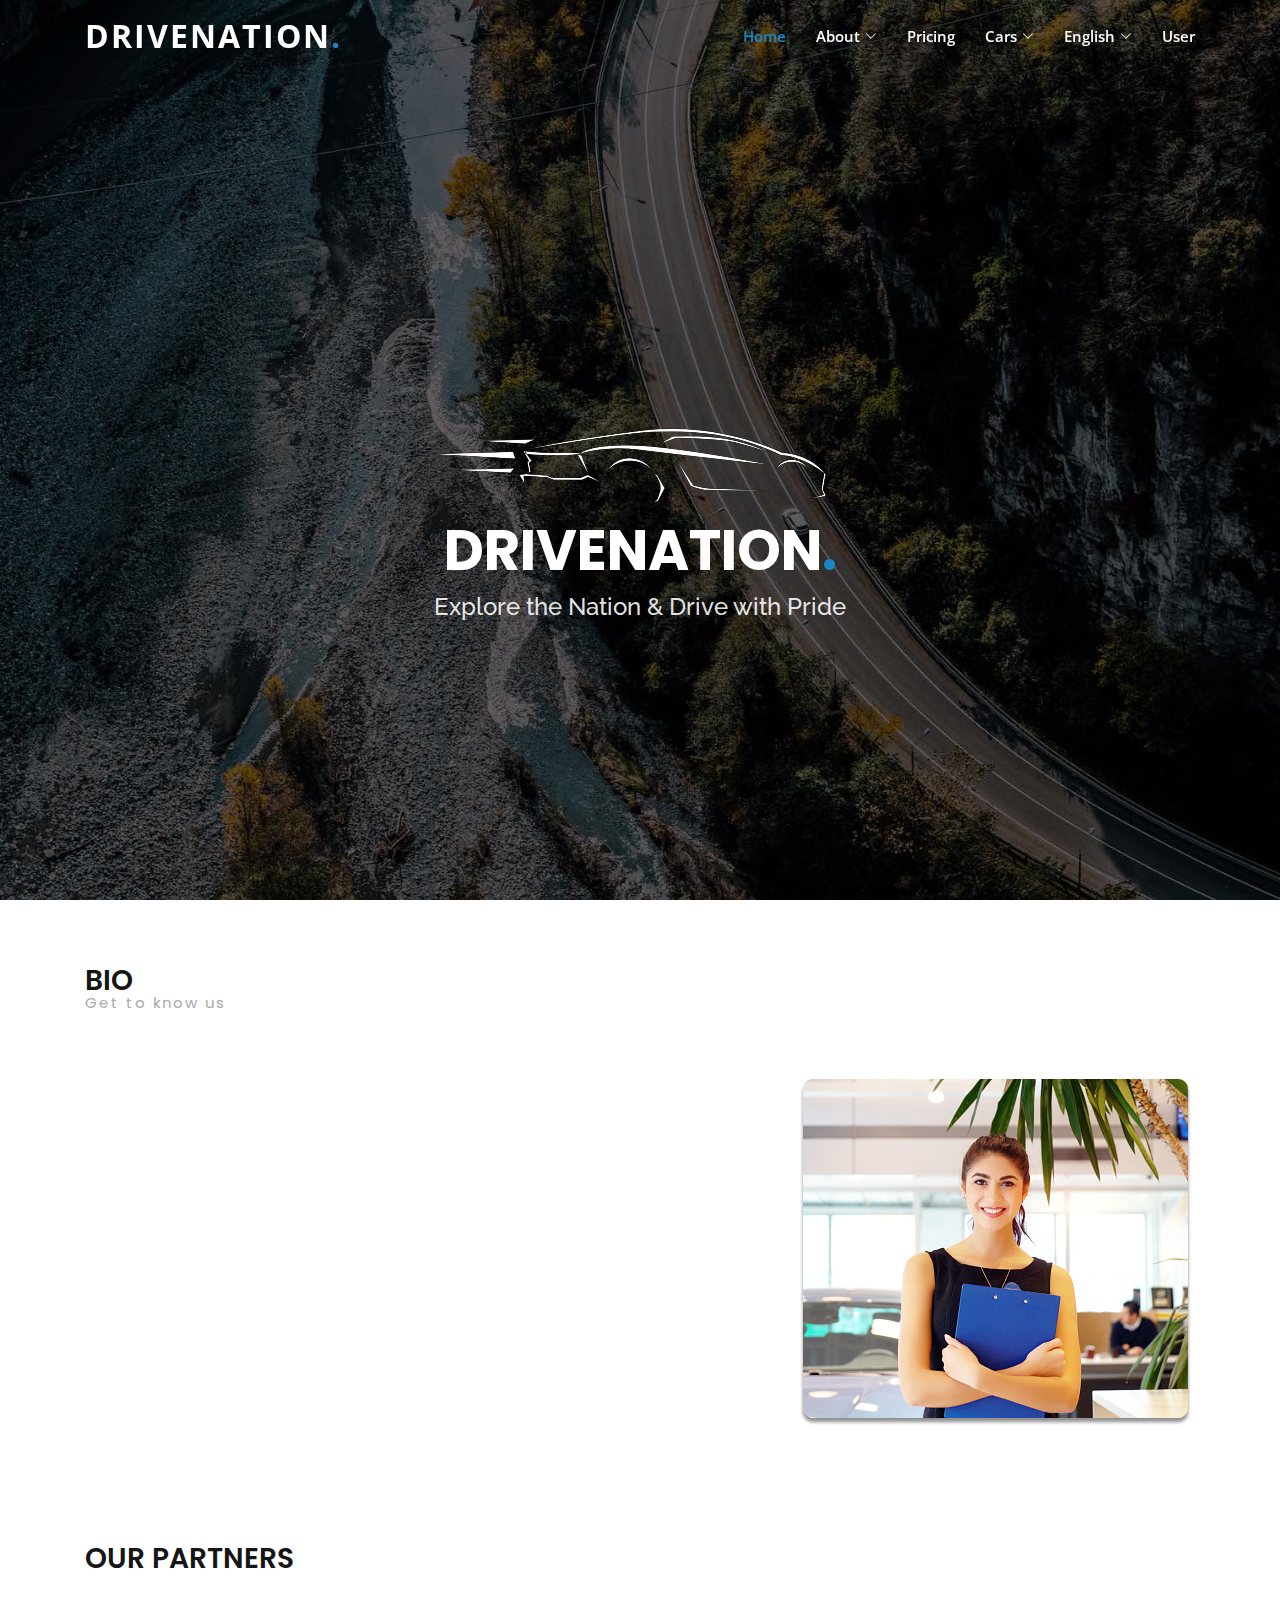
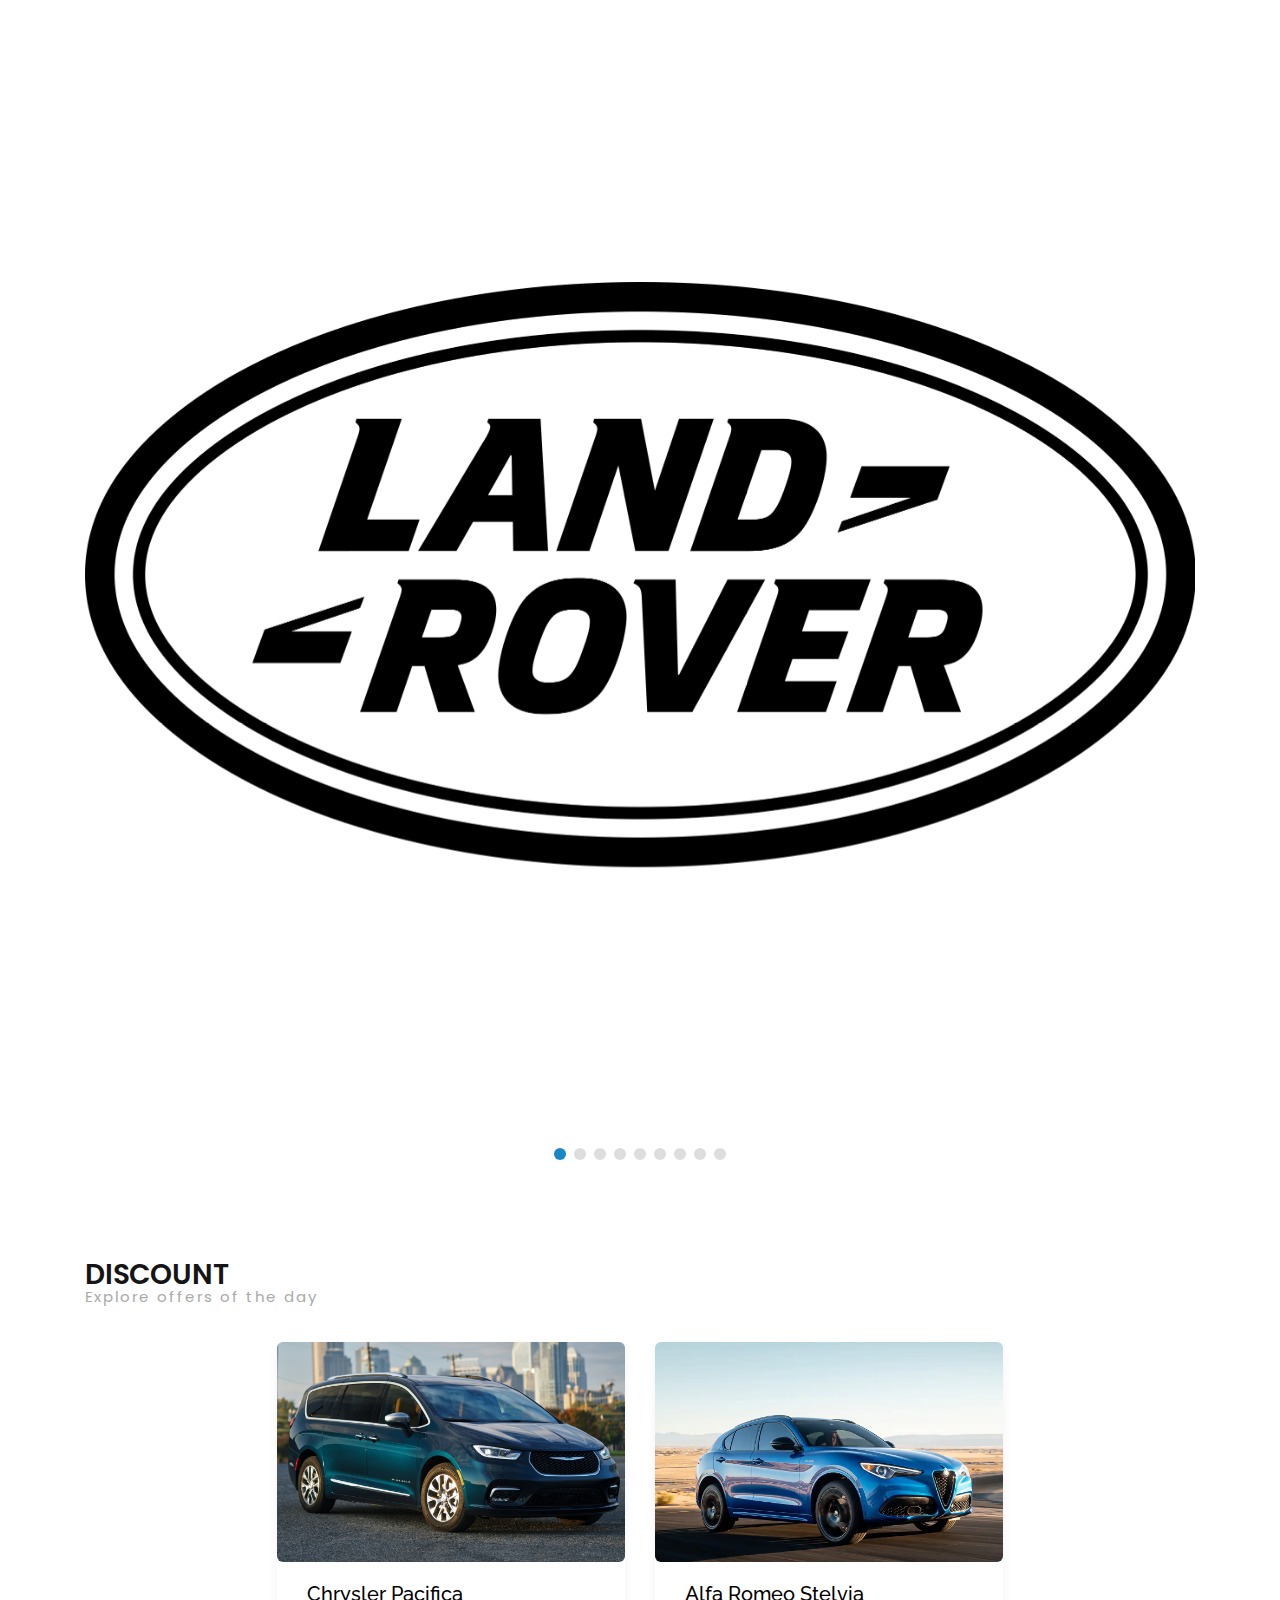
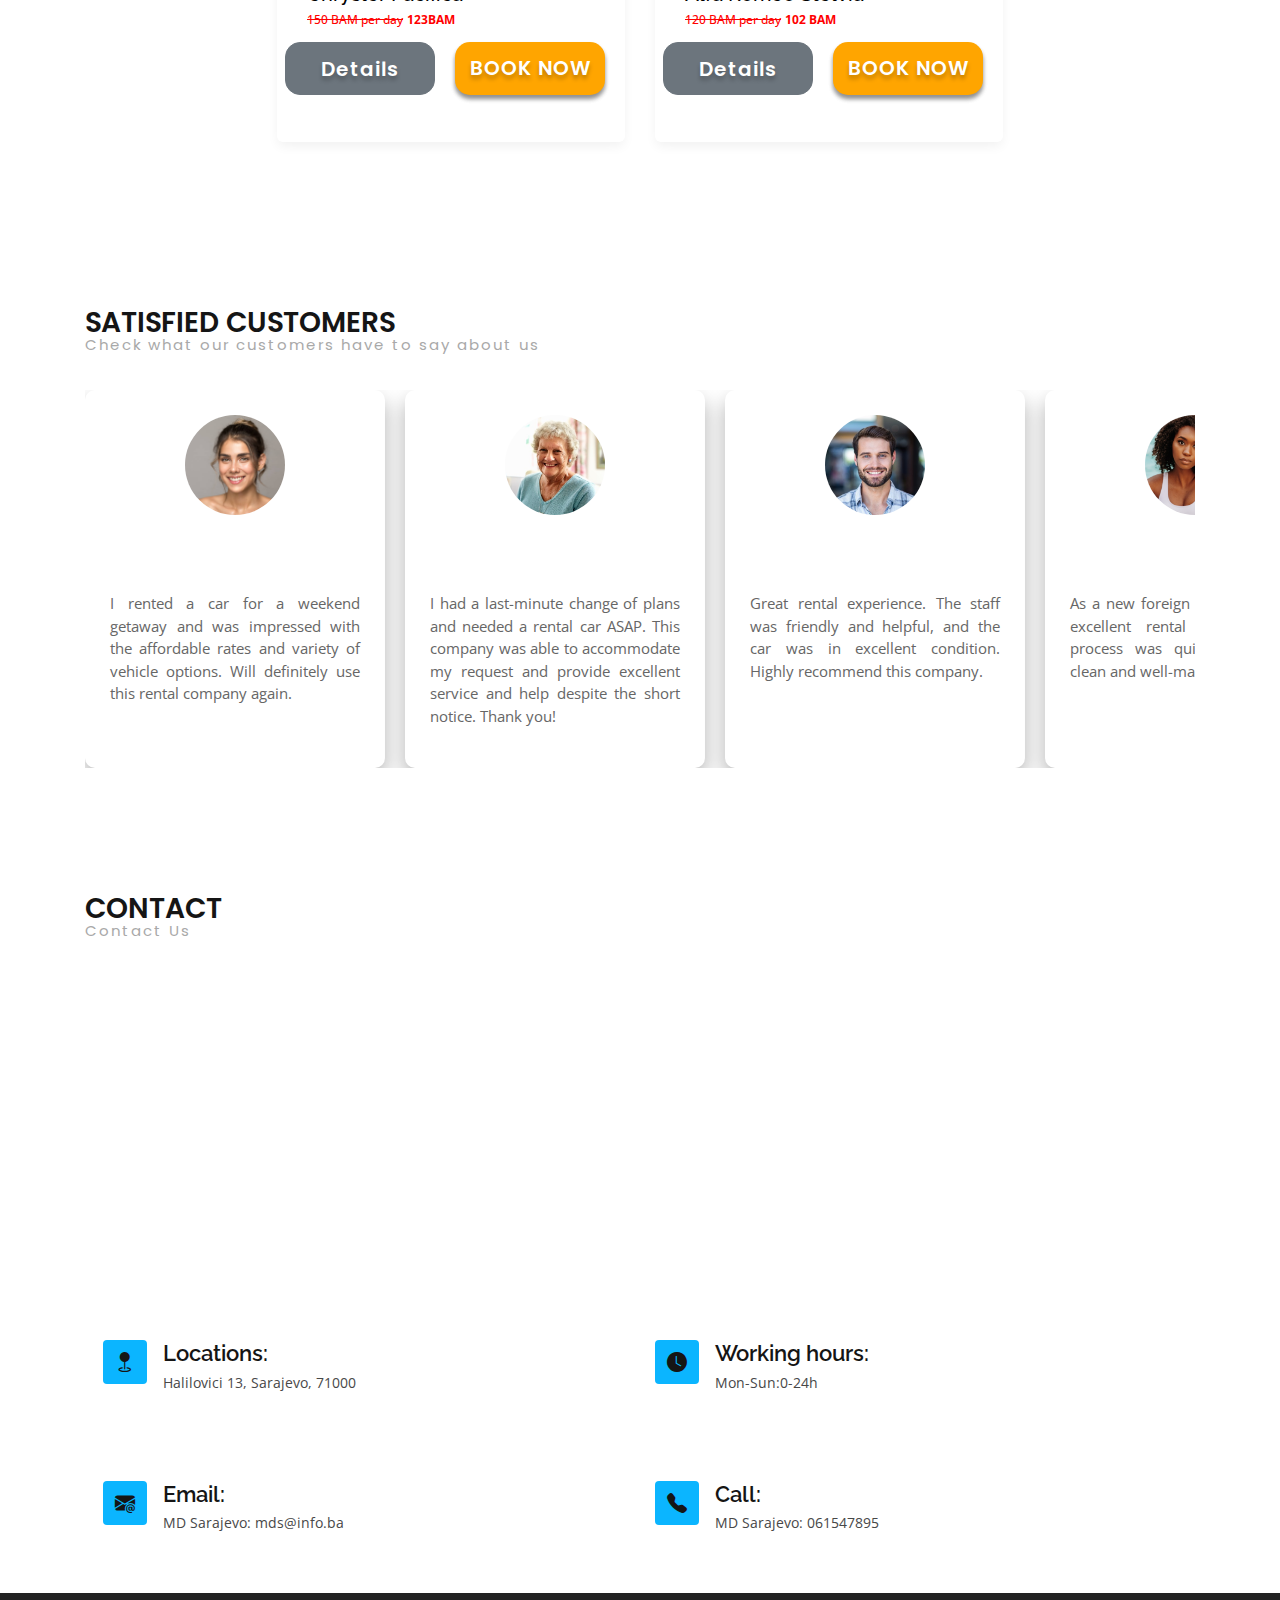
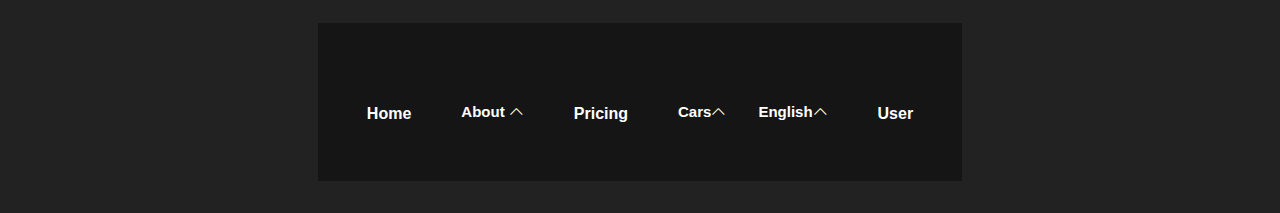
<file: Gp/index2.html>
<!DOCTYPE html>
<html lang="en">

<head>
  <meta charset="utf-8">
  <meta content="width=device-width, initial-scale=1.0" name="viewport">

  <title>driveNation</title>
  <meta content="" name="description">
  <meta content="" name="keywords">

  <!-- Favicon -->
  <link href="assets/img/car_favicon.png" rel="icon">

  <!-- Google Fonts -->
  <link href="https://fonts.googleapis.com/css?family=Open+Sans:300,300i,400,400i,600,600i,700,700i|Raleway:300,300i,400,400i,500,500i,600,600i,700,700i|Poppins:300,300i,400,400i,500,500i,600,600i,700,700i" rel="stylesheet">

  <!-- Vendor CSS Files -->
  <link href="assets/vendor/aos/aos.css" rel="stylesheet">
  <link href="assets/vendor/bootstrap/css/bootstrap.min.css" rel="stylesheet">
  <link href="assets/vendor/bootstrap-icons/bootstrap-icons.css" rel="stylesheet">
  <link href="assets/vendor/boxicons/css/boxicons.min.css" rel="stylesheet">
  <link href="assets/vendor/glightbox/css/glightbox.min.css" rel="stylesheet">
  <link href="assets/vendor/remixicon/remixicon.css" rel="stylesheet">
  <link href="assets/vendor/swiper/swiper-bundle.min.css" rel="stylesheet">
  <link rel="stylesheet" href="https://unpkg.com/swiper/swiper-bundle.min.css" /> <!--potrebno za carrousel-->



<!-- Template Main CSS File -->
<link href="assets/css/style.css" rel="stylesheet"> 



</head>
<body>

  <!-- ======= Header/Navigation Menu ======= -->
  <header id="header" class="fixed-top ">
    <div class="container d-flex align-items-center justify-content-lg-between">

    <h1 class="logo me-auto me-lg-0";><a href="index2.html">DRIVENATION<span>.</span></a></h1>
     <nav id="navbar" class="navbar order-last order-lg-0">
        <ul>
          <li><a class="nav-link scrollto" href="#hero">Home</a></li>
          <li class="dropdown">
            <a href="#"><span>About</span> <i class="bi bi-chevron-down"></i></a>
            <ul>
              <li><a class="nav-link scrollto" href="#bio">Bio</a></li>
              <li><a href="#contact">Contact</a></li>
              <li><a href="conditions.html">Conditions</a></li>
            </ul>
          </li>
          <li><a class="nav-link scrollto" href="pricing.html">Pricing</a></li>
          <li class="dropdown">
            <a href="#"><span>Cars</span> <i class="bi bi-chevron-down"></i></a>
            <ul>
              <li><a href="hatchback.html">Hatchback</a></li>
              <li><a href="sedan.html">Sedan</a></li>
              <li><a href="wagon.html">Wagon</a></li>
              <li><a href="minivan.html">Minivan</a></li>
              <li><a href="SUV.html">SUV</a></li>
              <li><a href="electric.html">Electric</a></li>
            </ul>
          </li>
          <li class="dropdown">
            <a href="#"><span>English</span> <i class="bi bi-chevron-down"></i></a>
            <ul>
              <li><a href="#">Bosanski</a></li>
              <li><a href="#">Deutsch</a></li>
            </ul>
          </li>
          <li class="user-nav-link"><a class="nav-link scrollto" href="user.html">User</a></li>

        </ul>
      </nav>
      <i class="bi bi-list mobile-nav-toggle"></i>

      <!-- end of navigation -->

    </div>
  </header>
  <!-- End Header -->

  <!-- ======= Part with logo, title and subtitle ======= -->

      <section id="hero" class="d-flex align-items-center justify-content-center">
        <div class="container">
          <div class="row justify-content-center">
            <div class="col-xl-6 col-lg-8">
              <img src="assets/img/logo_web.png" alt="Brand logo" class="logo-image">
              <h1 class="hero-heading">DRIVENATION<span>.</span></h1>
              <h2 class="hero-subheading">Explore the Nation & Drive with Pride</h2>
            </div>
          </div>
        </div>
      </section>
      
  <!-- End of  Part with logo, title and subtitle  -->

  <main id="main">

   <!-- ======= Bio Section ======= -->
    <section id="bio" class="bio">
      <div class="container">
  
        <div class="section-title">
          <p >Bio</p>
          <h2>Get to know us</h2>
        </div>
 

        <div class="row align-items-center"> <!--this allign both text and picture-->
          <div class="col-lg-6 order-1 order-lg-2 text-lg-end">
            <img src="assets/img/image 22.png"  alt="Happy employee in a rental company">
          </div>
          <div class="col-lg-6 pt-4 pt-lg-0 order-2 order-lg-1 content">
            <p>&nbsp;&nbsp;&nbsp;&nbsp;&nbsp;</p>
            <h4><b>Welcome to driveNation, where customer satisfaction is our #1 priority.</b></h4>
            <p class="fst-italic">
              We pride ourselves on our attention to detail, commitment to safety, and dedication to customer satisfaction. So why choose us?
            </p>
            <ul>
              <li> Reputation built on dedication and hard work.</li>
              <li> Countless satisfied customers demonstrate our trustworthiness.</li>
              <li>Years of experience to find the most suitable solution for your needs.</li>
            </ul>
            <p allign = "justify-content-lg-between">
              Personalized attention and top-notch service for every client is our moto. 
              Our employees are always available to answer your questions and find the perfect rental solution. 
            </p>
            <p><b>Let's make your next rental a success.</b> </p>
          </div>
        </div>

      </div>
    </section>
    <!-- End Bio Section -->

     <!-- ======= Partners Section ======= -->
     <section id="clients" class="clients">
      <div class="container">

        <div class="section-title">
          <p >Our partners</p>
        </div>

        <div class="clients-slider swiper">
          <div class="swiper-wrapper align-items-center">
            <div class="swiper-slide"><img src="assets/img/clients/Land_Rover.svg.png" class="img-fluid" alt=""></div>
            <div class="swiper-slide"><img src="assets/img/clients/volvo.png" class="img-fluid" alt=""></div>
            <div class="swiper-slide"><img src="assets/img/clients/hyndai-removebg-preview.png" class="img-fluid" alt=""></div>
            <div class="swiper-slide"><img src="assets/img/clients/BMW.png" style=width:116px;height:116px; class="img-fluid" alt=""></div>
            <div class="swiper-slide"><img src="assets/img/clients/toyota.png" class="img-fluid" alt=""></div>
            <div class="swiper-slide"><img src="assets/img/clients/SKODA.png" class="img-fluid" alt=""></div>
            <div class="swiper-slide"><img src="assets/img/clients/kia.png" class="img-fluid" alt=""></div>
            <div class="swiper-slide"><img src="assets/img/clients/citroen.png" class="img-fluid" alt=""></div>
            <div class="swiper-slide"><img src="assets/img/clients/Volkswagen.svg.png" class="img-fluid" alt=""></div>
          </div>
          <div class="swiper-pagination"></div>
        </div>


      </div>
    </section><!-- End Partners Section -->

    <!-- ======= Discount Section ======= -->
    <section id="features" class="features">
      <div class="container">

        <div class="section-title">
          <p >Discount</p>
          <h2>Explore offers of the day</h2>
        </div>

        <div class="row justify-content-center"> 
        <div class="col-md-4">
          <div class="car-wrap rounded ftco-animate">
            <div class="img rounded d-flex align-items-end" style="background-image: url(slikeAuta/chrysler.webp);"></div>
            <div class="text">
              <h2 class="mb-0"><a href="car-single.html">Chrysler Pacifica</a></h2>
              <div class="d-flex mb-3">
                <p class="price">
                  <span class="crossed">150 BAM per day</span>
                  <span class="bold-red">123BAM</span></p>
              </div>
              <p class="d-flex mb-0 d-block">
                <a href="minivanDetail.html" class="BookNowButton"><span class="ButtonText">BOOK NOW</span></a>
                <a href="minivanDetail.html" class="btn btn-secondary py-2 ml-1">Details</a>
              </p>
            </div>
          </div>
        </div>

        <div class="col-md-4">
          <div class="car-wrap rounded ftco-animate">
            <div class="img rounded d-flex align-items-end" style="background-image: url(slikeAuta/alfa.webp);"></div>
            <div class="text">
              <h2 class="mb-0"><a href="car-single.html">Alfa Romeo Stelvia</a></h2>
              <div class="d-flex mb-3">
                <p class="price">
                <span class="crossed">120 BAM per day</span>
                <span class="bold-red">102 BAM</span></p>
              </div>
              <p class="d-flex mb-0 d-block">
                <a href="SUVDetail.html" class="BookNowButton"><span class="ButtonText">BOOK NOW</span></a>
                <a href="SUVDetail.html" class="btn btn-secondary py-2 ml-1">Details</a>
              </p>
            </div>
          </div>
        </div>
      </div>
     </div>
    </section><!-- End Discount Section -->

  
    <!-- ======= Testimonials Section ======= -->
        <section id="testimonials" class="testimonials">
          <div class="container">
            <div class="section-title">
              <p>Satisfied Customers</p>
              <h2>Check what our customers have to say about us</h2>
            </div>
        
      <div class="testimonial-carousel">
             
      
        <div id="testimonial-card-container" class="testimonial-card-container">
        <div class="testimonial-card">
          <img class="testimonial-card-img" src="assets/img/testimonials/Lamija Kolic.jpg" alt="customer-name1" />
          <h3 class="testimonial-card-name">Lamija Kolic</h3>
          <h4 class="testimonial-card-job">Economist</h4>
          <p class="testimonial-card-comment">
            I rented a car for a weekend getaway and was impressed with the affordable rates and variety of vehicle options. Will definitely use this rental company again.
          </p>
        </div>

        <div class="testimonial-card">
          <img class="testimonial-card-img" src="assets/img/testimonials/istockphoto-489582907-170667a - Copy.jpg" alt="customer-name2"/>
          <h3 class="testimonial-card-name">Seada Ramic</h3>
          <h4 class="testimonial-card-job">Retired</h4>
          <p class="testimonial-card-comment">
            I had a last-minute change of plans and needed a rental car ASAP. This company was able to accommodate my request and provide excellent service and help despite the short notice. Thank you!
          </p>
        </div>

        <div class="testimonial-card">
          <img class="testimonial-card-img" src="assets/img/testimonials/Jurica Koletic.jpg" alt="customer-name3" />
          <h3 class="testimonial-card-name">Jurica Koletic</h3>
          <h4 class="testimonial-card-job">Lawyer</h4>
          <p class="testimonial-card-comment">
            Great rental experience. The staff was friendly and helpful, and the car was in excellent condition. Highly recommend this company.
          </p>
        </div>

        <div class="testimonial-card">
          <img class="testimonial-card-img" src="assets/img/testimonials/amari begic.jpg" alt="customer-name4" />
          <h3 class="testimonial-card-name">Amari Begic</h3>
          <h4 class="testimonial-card-job">Engineer</h4>
          <p class="testimonial-card-comment">
            As a new foreign resident, I had an excellent rental experience. The process was quick, the car was clean and well-maintained.
          </p>
        </div>

        <div class="testimonial-card">
          <img class="testimonial-card-img" src="assets/img/testimonials/damir hodzic.jpg" alt="customer-name5" />
          <h3 class="testimonial-card-name">Damir Hodzic</h3>
          <h4 class="testimonial-card-job">Company manager</h4>
          <p class="testimonial-card-comment">
            The customer service was exceptional! The staff went above and beyond to accommodate my needs and ensure a smooth rental experience.
          </p>
        </div>
      </div>

      
    </div>
  </div>
</section>


      </div>
    </section><!-- End Testimonials Section -->

   

    <!-- ======= Contact Section ======= -->
    <section id="contact" class="contact">
      <div class="container">

        <div class="section-title">
          <p>Contact </p>
          <h2>Contact Us</h2>
        </div>

        <div>
          <iframe style="border:0; width: 100%; height: 270px;" src="https://www.google.com/maps/embed?pb=!1m18!1m12!1m3!1d3464440.206604677!2d19.337019008921608!3d44.6763937549128!2m3!1f0!2f0!3f0!3m2!1i1024!2i768!4f13.1!3m3!1m2!1s0x4758cbb1ed719bd1%3A0x562ecda6de87b33e!2sSarajevo!5e0!3m2!1shr!2sba!4v1683577983251!5m2!1shr!2sba" frameborder="0" allowfullscreen></iframe>
        </div>

        <div class="container">
          <div class="row mt-5"> <!-- First row -->
            <div class="col-lg-6 d-flex align-items-center">
              <div class="info">
                <div class="phone">
                  <i class="bi bi-geo-fill"></i>
                  <h4>Locations:</h4>
                  <p>Halilovici 13, Sarajevo, 71000</p>
                </div>
              </div>
            </div>
        
            <div class="col-lg-6 d-flex align-items-center">
              <div class="info">
                <div class="phone">
                  <i class="bi bi-clock-fill"></i>
                  <h4>Working hours:</h4>
                  <p>Mon-Sun:0-24h</p>
                </div>
              </div>
            </div>
          </div> <!-- End of first row -->
        
          <div class="row mt-5"> <!-- Second row -->
            <div class="col-lg-6 d-flex align-items-center">
              <div class="info">
                <div class="email">
                  <i class="bi bi-envelope-at-fill"></i>
                  <h4>Email:</h4>
                  <p>MD Sarajevo: mds@info.ba</p>
                </div>
              </div>
            </div>
          
            <div class="col-lg-6 d-flex align-items-center">
              <div class="info">
                <div class="phone">
                  <i class="bi bi-telephone-fill"></i>
                  <h4>Call:</h4>
                  <p>MD Sarajevo: 061547895</p>
                </div>
              </div>
            </div>
          </div> <!-- End of second row -->
        </div> <!-- End of container -->
        

       
      </div>
    </section>
    <!-- End Contact Section -->

  </main><!-- End #main -->


  <!-- ======= Footer ======= -->
<footer id="footer">
    <div class="footer-top">
      <div class="container text-center">
    
        <a href="index2.html" class="buttonNoDropUp">Home</a>
      <div class="dropup">
      <button class="dropbtn">About <i class="bi bi-chevron-up"></i></a></button>
      <div class="dropup-content">
        <a href="index.html#bio">Bio</a>
        <a href="index.html#contact">Contact</a>
        <a href="conditions.html">Conditions</a>
      </div></div>
      <a href="pricing.html" class="buttonNoDropUp">Pricing</a>
    <div class="dropup">
      <button class="dropbtn">Cars<i class="bi bi-chevron-up"></i></button>
      <div class="dropup-content">
        <a href="hatchback.html">Hatchback</a>
        <a href="sedan.html">Sedan</a>
        <a href="wagon.html">Wagon</a>
        <a href="minivan.html">Minivan</a>
        <a href="SUV.html">SUV</a>
        <a href="electric.html">Electric</a>
      </div>
    </div>
    <div class="dropup">
      <button class="dropbtn">English<i class="bi bi-chevron-up"></i></button>
      <div class="dropup-content">
        <a href="#">Bosanski</a>
        <a href="#">Deutsch</a>
      </div>
    </div>
    <a href="user.html" class="buttonNoDropUp">User</a>
      </div>
    </div>
  </div>
</div>
    </footer>
 
  <!-- End Footer -->
<!-- End Footer -->

  <!-- Vendor JS Files -->
  <script src="assets/vendor/purecounter/purecounter_vanilla.js"></script>
  <script src="assets/vendor/aos/aos.js"></script>
  <script src="assets/vendor/bootstrap/js/bootstrap.bundle.min.js"></script>
  <script src="assets/vendor/glightbox/js/glightbox.min.js"></script>
  <script src="assets/vendor/isotope-layout/isotope.pkgd.min.js"></script>
  <script src="assets/vendor/swiper/swiper-bundle.min.js"></script>
  <script src="assets/vendor/php-email-form/validate.js"></script>
  <script src="https://unpkg.com/swiper/swiper-bundle.min.js"></script> <!--potrebno za carrousel-->



  <!-- Template Main JS File -->
  <script src="assets/js/main.js"></script>

</body>

</html>
</file>
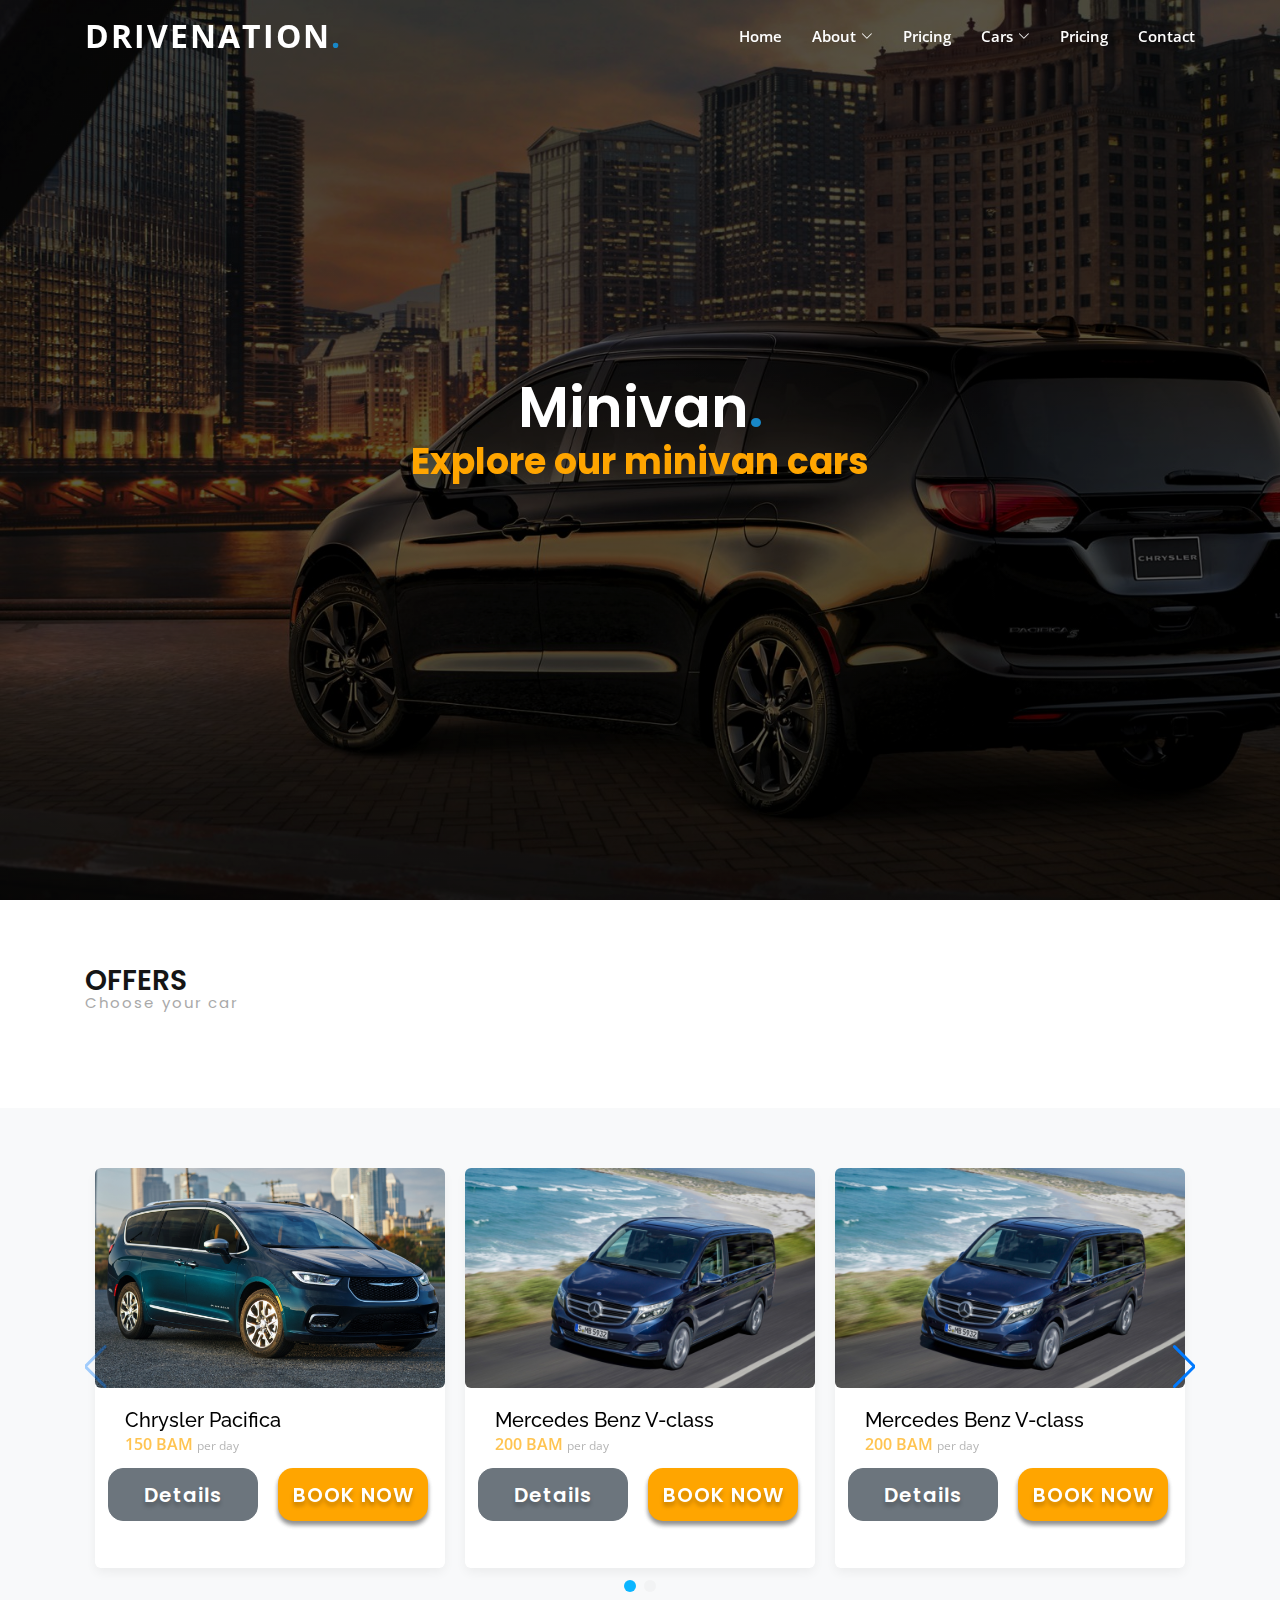
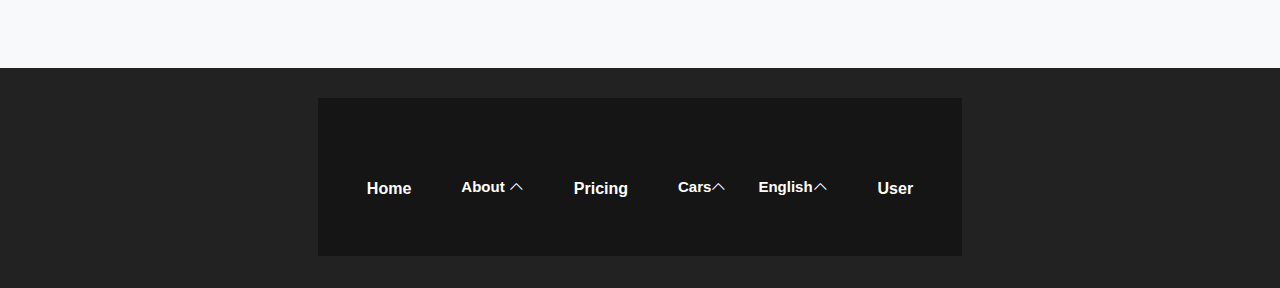
<file: Gp/minivan.html>
<!DOCTYPE html>
<html lang="en">

<head>
  <meta charset="utf-8">
  <meta content="width=device-width, initial-scale=1.0" name="viewport">

  <title>Minivan</title>
  <meta content="" name="description">
  <meta content="" name="keywords">

  <!-- Favicons -->
  <link href="assets/img/car_favicon.png" rel="icon">


  <!-- Google Fonts -->
  <link href="https://fonts.googleapis.com/css?family=Open+Sans:300,300i,400,400i,600,600i,700,700i|Raleway:300,300i,400,400i,500,500i,600,600i,700,700i|Poppins:300,300i,400,400i,500,500i,600,600i,700,700i" rel="stylesheet">

  <!-- Vendor CSS Files -->
  <link rel="stylesheet" href="https://stackpath.bootstrapcdn.com/bootstrap/4.1.3/css/bootstrap.min.css" integrity="sha384-MCw98/SFnGE8fJT3GXwEOngsV7Zt27NXFoaoApmYm81iuXoPkFOJwJ8ERdknLPMO" crossorigin="anonymous">
  <link href="assets/vendor/aos/aos.css" rel="stylesheet">
  <link href="assets/vendor/bootstrap/css/bootstrap.min.css" rel="stylesheet">
  <link href="assets/vendor/bootstrap-icons/bootstrap-icons.css" rel="stylesheet">
  <link href="assets/vendor/boxicons/css/boxicons.min.css" rel="stylesheet">
  <link href="assets/vendor/glightbox/css/glightbox.min.css" rel="stylesheet">
  <link href="assets/vendor/remixicon/remixicon.css" rel="stylesheet">
  <link href="assets/vendor/swiper/swiper-bundle.min.css" rel="stylesheet">

   <!-- Template Main CSS File -->
   <link href="assets/css/style.css" rel="stylesheet">

  

  <!-- =======================================================
  * Template Name: Gp
  * Updated: Mar 10 2023 with Bootstrap v5.2.3
  * Template URL: https://bootstrapmade.com/gp-free-multipurpose-html-bootstrap-template/
  * Author: BootstrapMade.com
  * License: https://bootstrapmade.com/license/
  ======================================================== -->
</head>

<body>

  <!-- ======= Header ======= -->
  <header id="header" class="fixed-top ">
    <div class="container d-flex align-items-center justify-content-lg-between">

      <h1 class="logo me-auto me-lg-0"><a href="index.html">DRIVENATION<span>.</span></a></h1>
      <!-- Uncomment below if you prefer to use an image logo -->
      <!-- <a href="index.html" class="logo me-auto me-lg-0"><img src="assets/img/logo.png" alt="" class="img-fluid"></a>-->

      <nav id="navbar" class="navbar order-last order-lg-0">
        <ul>
          <li><a class="nav-link scrollto" href="#hero">Home</a></li>
          <li class="dropdown">
            <a href="#"><span>About</span> <i class="bi bi-chevron-down"></i></a>
            <ul>
              <li><a class="nav-link scrollto" href="#bio">Bio</a></li>
              <li><a href="#contact">Contact</a></li>
              <li><a href="conditions.html">Conditions</a></li>
            </ul>
          </li>
          <li><a class="nav-link scrollto" href="pricing.html">Pricing</a></li>
          <li class="dropdown">
            <a href="#"><span>Cars</span> <i class="bi bi-chevron-down"></i></a>
            <ul>
              <li><a href="hatchback.html">Hatchback</a></li>
              <li><a href="sedan.html">Sedan</a></li>
              <li><a href="wagon.html">Wagon</a></li>
              <li><a href="minivan.html">Minivan</a></li>
              <li><a href="SUV.html">SUV</a></li>
              <li><a href="electric.html">Electric</a></li>
            </ul>
          </li>
          <li><a class="nav-link scrollto" href="#pricing">Pricing</a></li>
          <li><a class="nav-link scrollto" href="index.html">Contact</a></li>
        </ul>
      </nav>
      <i class="bi bi-list mobile-nav-toggle"></i>

      <!-- end of navigation -->

    </div>
  </header>
  <!-- End Header -->

  <section id="minivan" class="d-flex align-items-center justify-content-center">
    <div class="section-title">
            <h1>Minivan<span>.</span></h1>
            <h3>Explore our minivan cars</h3>
          </div>
        </div>
      </div>
      </div>
    </section>

    <section>
      <div class = "container"> 
      <div class="section-title">
        <p >Offers</p>
        <h2>Choose your car</h2>
      </div>
    </div>

  </section>

  <section class="ftco-section bg-light">
    <div class="container">
      <div class="card-wrap">
        <div class="swiper-container">
          <div class="swiper-wrapper">
            <!-- Slide 1 -->
            <div class="swiper-slide">
              <div class="col-md-4">
                <div class="car-wrap rounded ftco-animate">
                  <div class="img rounded d-flex align-items-end" style="background-image: url(slikeAuta/chrysler.webp);"></div>
                  <div class="text">
                    <h2 class="mb-0"><a href="car-single.html">Chrysler Pacifica</a></h2>
                    <div class="d-flex mb-3">
                      <p class="price">150 BAM <span>per day</span></p>
                    </div>
                    <p class="d-flex mb-0 d-block">
                      <a href="minivanDetail.html" class="BookNowButton"><span class="ButtonText">BOOK NOW</span></a>
                      <a href="minivanDetail.html" class="btn btn-secondary py-2 ml-1">Details</a>
                    </p>
                  </div>
                </div>
              </div>
              <div class="col-md-4">
                <div class="car-wrap rounded ftco-animate">
                  <div class="img rounded d-flex align-items-end" style="background-image: url(slikeAuta/vklasa.jpeg);"></div>
                  <div class="text">
                    <h2 class="mb-0"><a href="car-single.html">Mercedes Benz V-class</a></h2>
                    <div class="d-flex mb-3">
                      <p class="price">200 BAM <span>per day</span></p>
                    </div>
                    <p class="d-flex mb-0 d-block">
                      <a href="#" class="BookNowButton"><span class="ButtonText">BOOK NOW</span></a>
                      <a href="car-single.html" class="btn btn-secondary py-2 ml-1">Details</a>
                    </p>
                  </div>
                </div>
              </div>
              <div class="col-md-4">
                <div class="car-wrap rounded ftco-animate">
                  <div class="img rounded d-flex align-items-end" style="background-image: url(slikeAuta/vklasa.jpeg);"></div>
                  <div class="text">
                    <h2 class="mb-0"><a href="car-single.html">Mercedes Benz V-class</a></h2>
                    <div class="d-flex mb-3">
                      <p class="price">200 BAM <span>per day</span></p>
                    </div>
                    <p class="d-flex mb-0 d-block">
                      <a href="#" class="BookNowButton"><span class="ButtonText">BOOK NOW</span></a>
                      <a href="car-single.html" class="btn btn-secondary py-2 ml-1">Details</a>
                    </p>
                  </div>
                </div>
              </div>
            </div>
                        <!-- Slide 2 -->
                        <div class="swiper-slide">
                          <div class="col-md-4">
                            <div class="car-wrap rounded ftco-animate">
                              <div class="img rounded d-flex align-items-end" style="background-image: url(slikeAuta/chrysler.webp);"></div>
                              <div class="text">
                                <h2 class="mb-0"><a href="car-single.html">Chrysler Pacifica</a></h2>
                                <div class="d-flex mb-3">
                                  <p class="price">150 BAM <span>per day</span></p>
                                </div>
                                <p class="d-flex mb-0 d-block">
                                  <a href="minivanDetail.html" class="BookNowButton"><span class="ButtonText">BOOK NOW</span></a>
                                  <a href="minivanDetail.html" class="btn btn-secondary py-2 ml-1">Details</a>
                                </p>
                              </div>
                            </div>
                          </div>
                          <div class="col-md-4">
                            <div class="car-wrap rounded ftco-animate">
                              <div class="img rounded d-flex align-items-end" style="background-image: url(slikeAuta/vklasa.jpeg);"></div>
                              <div class="text">
                                <h2 class="mb-0"><a href="car-single.html">Mercedes Benz V-class</a></h2>
                                <div class="d-flex mb-3">
                                  <p class="price">200 BAM <span>per day</span></p>
                                </div>
                                <p class="d-flex mb-0 d-block">
                                  <a href="#" class="BookNowButton"><span class="ButtonText">BOOK NOW</span></a>
                                  <a href="car-single.html" class="btn btn-secondary py-2 ml-1">Details</a>
                                </p>
                              </div>
                            </div>
                          </div>
                          <div class="col-md-4">
                            <div class="car-wrap rounded ftco-animate">
                              <div class="img rounded d-flex align-items-end" style="background-image: url(slikeAuta/vklasa.jpeg);"></div>
                              <div class="text">
                                <h2 class="mb-0"><a href="car-single.html">Mercedes Benz V-class</a></h2>
                                <div class="d-flex mb-3">
                                  <p class="price">200 BAM <span>per day</span></p>
                                </div>
                                <p class="d-flex mb-0 d-block">
                                  <a href="#" class="BookNowButton"><span class="ButtonText">BOOK NOW</span></a>
                                  <a href="car-single.html" class="btn btn-secondary py-2 ml-1">Details</a>
                                </p>
                              </div>
                            </div>
                          </div>
                        </div>

          <div class="swiper-pagination"></div>
          <div class="swiper-button-next"></div>
          <div class="swiper-button-prev"></div>
        </div>
      </div>
    </div>
    </div>
  </section>
<!-- ======= Footer ======= -->
<footer id="footer">
  <div class="footer-top">
    <div class="container text-center">
  
      <a href="index.html" class="buttonNoDropUp">Home</a>
    <div class="dropup">
    <button class="dropbtn">About <i class="bi bi-chevron-up"></i></a></button>
    <div class="dropup-content">
      <a href="index.html#bio">Bio</a>
      <a href="index.html#contact">Contact</a>
      <a href="conditions.html">Conditions</a>
    </div></div>
    <a href="pricing.html" class="buttonNoDropUp">Pricing</a>
  <div class="dropup">
    <button class="dropbtn">Cars<i class="bi bi-chevron-up"></i></button>
    <div class="dropup-content">
      <a href="hatchback.html">Hatchback</a>
      <a href="sedan.html">Sedan</a>
      <a href="wagon.html">Wagon</a>
      <a href="minivan.html">Minivan</a>
      <a href="SUV.html">SUV</a>
      <a href="electric.html">Electric</a>
    </div>
  </div>
  <div class="dropup">
    <button class="dropbtn">English<i class="bi bi-chevron-up"></i></button>
    <div class="dropup-content">
      <a href="#">Bosanski</a>
      <a href="#">Deutsch</a>
    </div>
  </div>
  <a href="user.html" class="buttonNoDropUp">User</a>
    </div>
  </div>
</div>
</div>
  </footer>

<!-- End Footer -->
  <div id="preloader"></div>
  <a href="#" class="back-to-top d-flex align-items-center justify-content-center"><i class="bi bi-arrow-up-short"></i></a>

  <!-- Vendor JS Files -->
  <script src="assets/vendor/purecounter/purecounter_vanilla.js"></script>
  <script src="assets/vendor/aos/aos.js"></script>
  <script src="assets/vendor/bootstrap/js/bootstrap.bundle.min.js"></script>
  <script src="assets/vendor/glightbox/js/glightbox.min.js"></script>
  <script src="assets/vendor/isotope-layout/isotope.pkgd.min.js"></script>
  <script src="assets/vendor/swiper/swiper-bundle.min.js"></script>
  <script src="assets/vendor/php-email-form/validate.js"></script>

  <!-- Template Main JS File -->
  <script src="assets/js/main.js"></script>
  
  

</body>
</html>
</file>
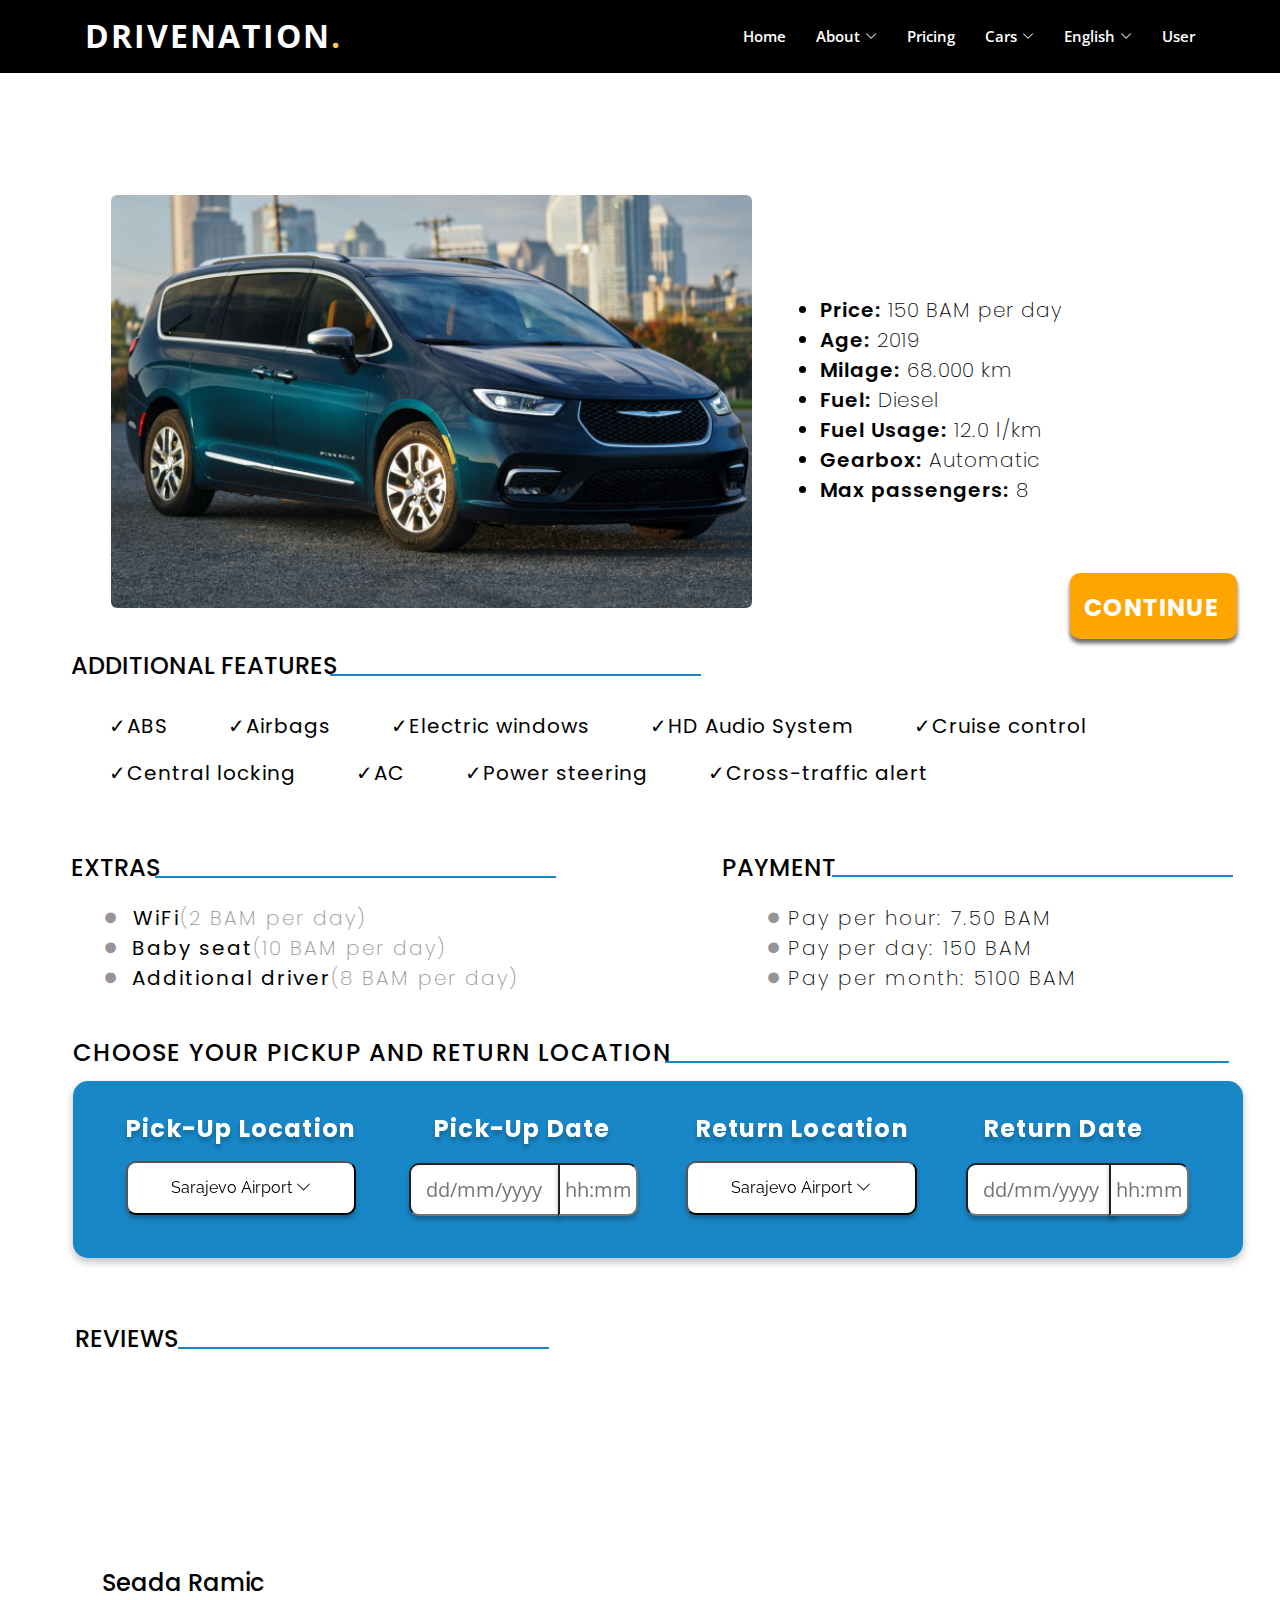
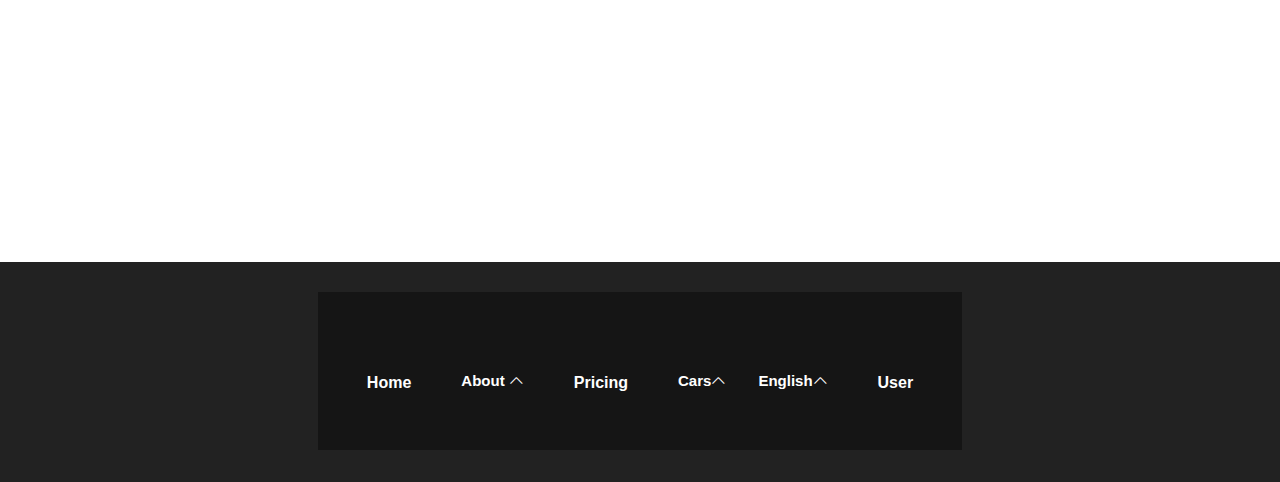
<file: Gp/minivanDetail.html>
<!DOCTYPE html>
<html lang="en">

<head>
  <meta charset="utf-8">
  <meta content="width=device-width, initial-scale=1.0" name="viewport">

  <title>Minivan</title>
  <meta content="" name="description">
  <meta content="" name="keywords">

  <!-- Favicons -->
  <link href="assets/img/car_favicon.png" rel="icon">


 
  <!-- Google Fonts -->
  <link href="https://fonts.googleapis.com/css?family=Open+Sans:300,300i,400,400i,600,600i,700,700i|Raleway:300,300i,400,400i,500,500i,600,600i,700,700i|Poppins:300,300i,400,400i,500,500i,600,600i,700,700i" rel="stylesheet">

  <!-- Vendor CSS Files -->
  <link href="assets/vendor/aos/aos.css" rel="stylesheet">
  <link href="assets/vendor/bootstrap/css/bootstrap.min.css" rel="stylesheet">
  <link href="assets/vendor/bootstrap-icons/bootstrap-icons.css" rel="stylesheet">
  <link href="assets/vendor/boxicons/css/boxicons.min.css" rel="stylesheet">
  <link href="assets/vendor/glightbox/css/glightbox.min.css" rel="stylesheet">
  <link href="assets/vendor/remixicon/remixicon.css" rel="stylesheet">
  <link href="assets/vendor/swiper/swiper-bundle.min.css" rel="stylesheet">

  <!-- Template Main CSS File -->
  <link href="assets/css/style.css" rel="stylesheet">

  

  <!-- =======================================================
  * Template Name: Gp
  * Updated: Mar 10 2023 with Bootstrap v5.2.3
  * Template URL: https://bootstrapmade.com/gp-free-multipurpose-html-bootstrap-template/
  * Author: BootstrapMade.com
  * License: https://bootstrapmade.com/license/
  ======================================================== -->
</head>

<body>

  <!-- ======= Header/Navigation Menu ======= -->
  <header id="header2" class="fixed-top ">
    <div class="container d-flex align-items-center justify-content-lg-between">

    <h1 class="logo me-auto me-lg-0";><a href="index2.html">DRIVENATION<span>.</span></a></h1>
     <nav id="navbar" class="navbar order-last order-lg-0">
        <ul>
          <li><a class="nav-link scrollto" href="#hero">Home</a></li>
          <li class="dropdown">
            <a href="#"><span>About</span> <i class="bi bi-chevron-down"></i></a>
            <ul>
              <li><a class="nav-link scrollto" href="#bio">Bio</a></li>
              <li><a href="#contact">Contact</a></li>
              <li><a href="conditions.html">Conditions</a></li>
            </ul>
          </li>
          <li><a class="nav-link scrollto" href="pricing.html">Pricing</a></li>
          <li class="dropdown">
            <a href="#"><span>Cars</span> <i class="bi bi-chevron-down"></i></a>
            <ul>
              <li><a href="hatchback.html">Hatchback</a></li>
              <li><a href="sedan.html">Sedan</a></li>
              <li><a href="wagon.html">Wagon</a></li>
              <li><a href="minivan.html">Minivan</a></li>
              <li><a href="SUV.html">SUV</a></li>
              <li><a href="electric.html">Electric</a></li>
            </ul>
          </li>
          <li class="dropdown">
            <a href="#"><span>English</span> <i class="bi bi-chevron-down"></i></a>
            <ul>
              <li><a href="#">Bosanski</a></li>
              <li><a href="#">Deutsch</a></li>
            </ul>
          </li>
          <li class="user-nav-link"><a class="nav-link scrollto" href="user.html">User</a></li>

        </ul>
      </nav>
      <i class="bi bi-list mobile-nav-toggle"></i>

      <!-- end of navigation -->

    </div>
  </header>
  <!-- End Header -->

  <section>
    <div class="minivandetail">
      <h1>MINIVAN</h1>
    </div>
    <div class="minivanlinedetail"></div>

  </section>

  <section id="vw7detail"> 
        <div class="cardetails">
          <div class="img rounded d-flex align-items-end" style="background-image: url(slikeAuta/chrysler.webp);">
          </div>
        </div>

        <div class="minivan">
            <h1>CHRYSLER PACIFIA</h1>
          </div>

                
          <div class="vw7description">

          <h1><li><span>Price:</span> 150 BAM per day </li><li><span>Age:</span> 2019 </li><li><span>Milage:</span> 68.000 km</li>
            <li><span>Fuel:</span> Diesel </li><li><span>Fuel Usage:</span> 12.0 l/km </li><li><span>Gearbox:</span> Automatic </li>
            <li><span>Max passengers:</span> 8 </li></h1>  
            
            <a href="minivanPayment.html" class="buttonContinue"><h1>CONTINUE</h1></a>

          </div>

    </section>

        <div class="hatchbackadditional">
          <h1>ADDITIONAL FEATURES</h1>
        </div>
        <div class="hatchbacklineadditonal"></div>

    <section id="hatchbackAdditionalFeatures">
        <ul>           
        <li><span>&#10003</span>ABS</li>
            <li><span>&#10003</span>Airbags</li>
            <li><span>&#10003</span>Electric windows</li>
            <li><span>&#10003</span>HD Audio System</li>
            <li><span>&#10003</span>Cruise control</li>
            <li><span>&#10003</span>Central locking</li>
            <li><span>&#10003</span>AC</li>
            <li><span>&#10003</span>Power steering</li>
            <li><span>&#10003</span>Cross-traffic alert</li>
          </ul>       
    </section>

    <section id="hatchbackExtras">
      <div class="hatchbackExtrasHeading">
      <h1>EXTRAS</h1>
    </div>
    <div class="hatchbacklineExtrasHeading"></div>
    <div class="hatchbackExtrasList">
    <ul>
      <li><span class="dot">&#9679;</span> <span class="hatchbackExtrasListText">WiFi</span>(2 BAM per day)</li>
      <li><span class="dot">&#9679;</span><span class="hatchbackExtrasListText"> Baby seat</span>(10 BAM per day)</li>
      <li><span class="dot">&#9679;</span><span class="hatchbackExtrasListText"> Additional driver</span>(8 BAM per day)</li>
    </ul>
  </div>
    </section>



    <section id="hatchbackPayment">
    <div class="hatchbackPaymentHeading">
      <h1>PAYMENT</h1>
    </div>
    <div class="hatchbacklinePaymentHeading"></div>
    <div class="hatchbackPaymentList">
      <ul>
        <li><span class="dot">&#9679;</span>Pay per hour: 7.50 BAM</li>
        <li><span class="dot">&#9679;</span>Pay per day: 150 BAM</li>
        <li><span class="dot">&#9679;</span>Pay per month: 5100 BAM</li>
      </ul>
    </div>
    </section>



    <div class="hatchbacLocationHeading">
      <h1>CHOOSE YOUR PICKUP AND RETURN LOCATION</h1>
    </div>
    <div class="hatchbacklineLocationHeading"></div>
    
    <section id="hatchbackLocation">
      <div class="hatchbackLocationContainer">
        <h1>Pick-Up Location</h1>
        <h2>Pick-Up Date</h2>
        <h3>Return Location</h3>
        <h4>Return Date</h4>
      
        <div class="hatchbackdropdown">
          <button class="hatchbackdropdown-toggle">Sarajevo Airport <i class="bi bi-chevron-down"></i></button>
          <ul class="hatchbackdropdown-menu">
            <li><a href="#">MD Sarajevo</a></li>
            <li><a href="#">Tuzla Aerodrom</a></li>
          </ul>
        </div>

        <div class="hatchbackdropdown2">
          <button class="hatchbackdropdown-toggle2">Sarajevo Airport <i class="bi bi-chevron-down"></i></button>
          <ul class="hatchbackdropdown-menu2">
            <li><a href="#">MD Sarajevo</a></li>
            <li><a href="#">Tuzla Aerodrom</a></li>
          </ul>
        </div>
        <div class="hatchbackDateInput">
          <input type="text" id="customDateInput" class="custom-date-input" placeholder="dd/mm/yyyy" maxlength="10">
         
        </div>
      

      <div class="hatchbackTimeInput">
        <input type="text" id="customTimeInput" class="custom-time-input" placeholder="hh:mm" maxlength="5">
       
      </div>
      
      <div class="hatchbackDateInput2">
        <input type="text" id="customDateInput2" class="custom-date-input2" placeholder="dd/mm/yyyy" maxlength="10">
       
      </div>
    

    <div class="hatchbackTimeInpu2t">
      <input type="text" id="customTimeInput2" class="custom-time-input2" placeholder="hh:mm" maxlength="5">
     
    </div>
    </div>
  
    </section>

    <div class="contentheight5">
    <div class="hatchbacReviewsHeading">
      <h1>REVIEWS</h1>
    </div>
    <div class="hatchbacklineReviewsHeading"></div>

    <div class="minivanreviewsContainer">
    </div>
    <div class="hatchbackreviewsContainerText">
    <h1>Seada Ramic</h1>
      </div>
    <div class="minivanReviewsClientContainer">
      <h1>My husband and I rented this car for a trip with the whole family, and we could not be more than satisfied. The Chrysler Pacifica is a spacious and versatile minivan that offers a comfortable and smooth ride for families or groups of travelers. The feature to easily fold down the second and third-row seats into the floor and  provide a flat load surface for hauling larger items is amazing. The seats are also comfortable, with ample legroom and headroom, making long road trips more enjoyable for everyone. We also loved features such as  blind-spot monitoring, rear cross-traffic alert, and adaptive cruise control.  We made an excellent choice by letting the rental employees choose us a car.
    </h1>
    </div>
    </div>
<!-- ======= Footer ======= -->
<footer id="footer">
  <div class="footer-top">
    <div class="container text-center">
  
      <a href="index.html" class="buttonNoDropUp">Home</a>
    <div class="dropup">
    <button class="dropbtn">About <i class="bi bi-chevron-up"></i></a></button>
    <div class="dropup-content">
      <a href="index.html#bio">Bio</a>
      <a href="index.html#contact">Contact</a>
      <a href="conditions.html">Conditions</a>
    </div></div>
    <a href="pricing.html" class="buttonNoDropUp">Pricing</a>
  <div class="dropup">
    <button class="dropbtn">Cars<i class="bi bi-chevron-up"></i></button>
    <div class="dropup-content">
      <a href="hatchback.html">Hatchback</a>
      <a href="sedan.html">Sedan</a>
      <a href="wagon.html">Wagon</a>
      <a href="minivan.html">Minivan</a>
      <a href="SUV.html">SUV</a>
      <a href="electric.html">Electric</a>
    </div>
  </div>
  <div class="dropup">
    <button class="dropbtn">English<i class="bi bi-chevron-up"></i></button>
    <div class="dropup-content">
      <a href="#">Bosanski</a>
      <a href="#">Deutsch</a>
    </div>
  </div>
  <a href="user.html" class="buttonNoDropUp">User</a>
    </div>
  </div>
</div>
</div>
  </footer>

<!-- End Footer -->


    <script src="assets/js/main.js"></script>
</file>
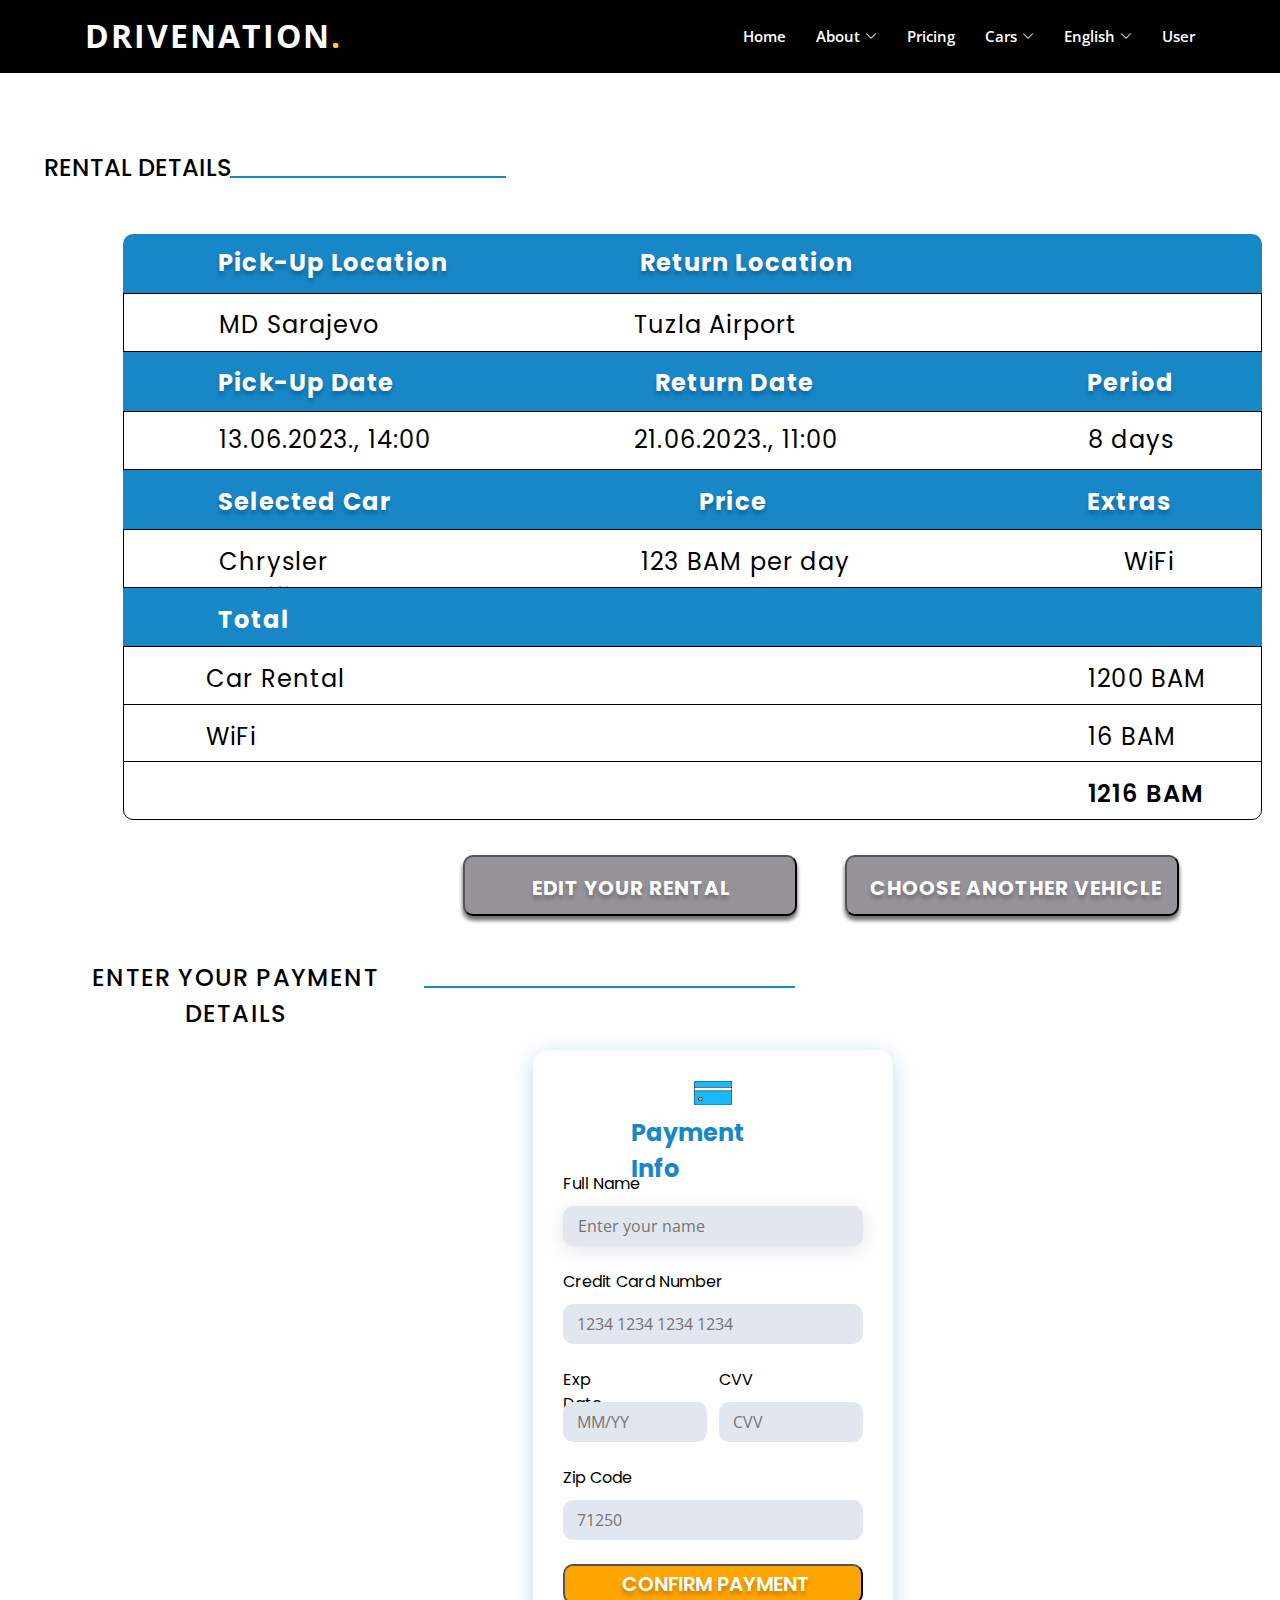
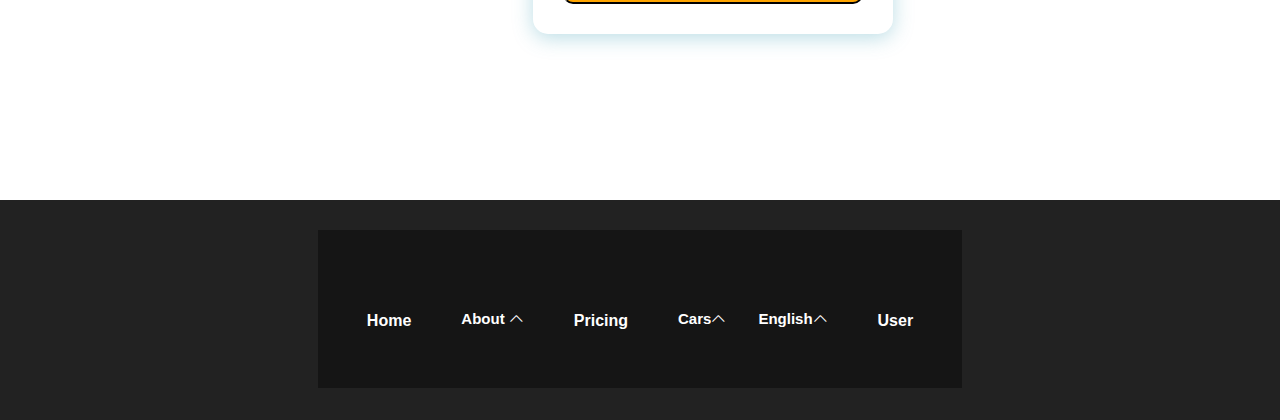
<file: Gp/minivanPayment.html>
<!DOCTYPE html>
<html lang="en">

<head>
  <meta charset="utf-8">
  <meta content="width=device-width, initial-scale=1.0" name="viewport">

  <title>Minivan</title>
  <meta content="" name="description">
  <meta content="" name="keywords">

  <!-- Favicons -->
  <link href="assets/img/car_favicon.png" rel="icon">

  <!-- Google Fonts -->
  <link href="https://fonts.googleapis.com/css?family=Open+Sans:300,300i,400,400i,600,600i,700,700i|Raleway:300,300i,400,400i,500,500i,600,600i,700,700i|Poppins:300,300i,400,400i,500,500i,600,600i,700,700i" rel="stylesheet">

  <!-- Vendor CSS Files -->
  <link href="assets/vendor/aos/aos.css" rel="stylesheet">
  <link href="assets/vendor/bootstrap/css/bootstrap.min.css" rel="stylesheet">
  <link href="assets/vendor/bootstrap-icons/bootstrap-icons.css" rel="stylesheet">
  <link href="assets/vendor/boxicons/css/boxicons.min.css" rel="stylesheet">
  <link href="assets/vendor/glightbox/css/glightbox.min.css" rel="stylesheet">
  <link href="assets/vendor/remixicon/remixicon.css" rel="stylesheet">
  <link href="assets/vendor/swiper/swiper-bundle.min.css" rel="stylesheet">

  <!-- Template Main CSS File -->
  <link href="assets/css/style.css" rel="stylesheet">

  

  <!-- =======================================================
  * Template Name: Gp
  * Updated: Mar 10 2023 with Bootstrap v5.2.3
  * Template URL: https://bootstrapmade.com/gp-free-multipurpose-html-bootstrap-template/
  * Author: BootstrapMade.com
  * License: https://bootstrapmade.com/license/
  ======================================================== -->
</head>

<body>
 <!-- ======= Header/Navigation Menu ======= -->
 <header id="header2" class="fixed-top ">
  <div class="container d-flex align-items-center justify-content-lg-between">

  <h1 class="logo me-auto me-lg-0";><a href="index2.html">DRIVENATION<span>.</span></a></h1>
   <nav id="navbar" class="navbar order-last order-lg-0">
      <ul>
        <li><a class="nav-link scrollto" href="#hero">Home</a></li>
        <li class="dropdown">
          <a href="#"><span>About</span> <i class="bi bi-chevron-down"></i></a>
          <ul>
            <li><a class="nav-link scrollto" href="#bio">Bio</a></li>
            <li><a href="#contact">Contact</a></li>
            <li><a href="conditions.html">Conditions</a></li>
          </ul>
        </li>
        <li><a class="nav-link scrollto" href="pricing.html">Pricing</a></li>
        <li class="dropdown">
          <a href="#"><span>Cars</span> <i class="bi bi-chevron-down"></i></a>
          <ul>
            <li><a href="hatchback.html">Hatchback</a></li>
            <li><a href="sedan.html">Sedan</a></li>
            <li><a href="wagon.html">Wagon</a></li>
            <li><a href="minivan.html">Minivan</a></li>
            <li><a href="SUV.html">SUV</a></li>
            <li><a href="electric.html">Electric</a></li>
          </ul>
        </li>
        <li class="dropdown">
          <a href="#"><span>English</span> <i class="bi bi-chevron-down"></i></a>
          <ul>
            <li><a href="#">Bosanski</a></li>
            <li><a href="#">Deutsch</a></li>
          </ul>
        </li>
        <li class="user-nav-link"><a class="nav-link scrollto" href="user.html">User</a></li>

      </ul>
    </nav>
    <i class="bi bi-list mobile-nav-toggle"></i>

    <!-- end of navigation -->

  </div>
</header>
<!-- End Header -->


  <div class="MinivanRentalDetailsHeading">
    <h1>RENTAL DETAILS</h1>
  </div>
  <div class="MinivanlineRentalDetailsHeading"></div>

  <div class="MinivanRentalDetailsContainer1">
    <h1>Pick-Up Location</h1>
    <h2>Return Location</h2>
  </div>

  <div class="MinivanRentalDetailsContainer2">
    <h1>MD Sarajevo</h1>
    <h2>Tuzla Airport</h2>
  </div>

  <div class="MinivanRentalDetailsContainer3">
    <h1>Pick-Up Date</h1>
    <h2>Return Date</h2>
    <h3>Period</h3>
  </div>

  <div class="MinivanRentalDetailsContainer4">
    <h1>13.06.2023., 14:00</h1>
    <h2>21.06.2023., 11:00</h2>
    <h3>8 days</h3>
  </div>

   <div class="MinivanRentalDetailsContainer5">
    <h1>Selected Car</h1>
    <h2>Price</h2>
    <h3>Extras</h3>
  </div>

   <div class="MinivanRentalDetailsContainer6">
    <h1>Chrysler Pacifica</h1>
    <h2>123 BAM per day</h2>
    <h3>WiFi</h3>
  </div>

    <div class="MinivanRentalDetailsContainer7">
    <h1>Total</h1>
  </div>

   <div class="MinivanRentalDetailsContainer8">
    <h1>Car Rental</h1>
    <h2>1200 BAM</h2>
  </div>

  <div class="MinivanRentalDetailsContainer9">
    <h1>WiFi</h1>
    <h2>16 BAM</h2>
  </div>

  <div class="MinivanRentalDetailsContainer10">
    <h1>1216 BAM</h1>
  </div>





  
  <div class="ButtonEditRentalContainerMinivan">
    <a href="minivanDetail.html">
  <button id="MinivanEditRentalButton"><h1>EDIT YOUR RENTAL</h1></button>
    </a>
    </div>

    <div class="ButtonChooseAnotherVehicleContainerMinivan">
  <a href="minivan.html">
  <button id="MinivanChooseAnotherVehicleButton"><h1>CHOOSE ANOTHER VEHICLE</h1></button>
  </a>
</div>


<div class="contentheight8">

    <div class="MinivanPaymentDetailsHeading">
    <h1>ENTER YOUR PAYMENT DETAILS</h1>
  </div>
  <div class="MinivanlinePaymentDetailsHeading"></div>


  <div class="MinivanPaymentInfoContainer">
    <div class="MinivanPaymentLogo">
      <img src="LogoPayment.png" alt="Logo">
    </div>
    <h1>Payment Info</h1>
    <h2>Full Name</h2>
    <div class="MinivanPaymentInfoNameContainer">
      <input type="text" placeholder="Enter your name">
    </div>
    <h3>Credit Card Number</h3>
    <div class="MinivanPaymentInfoCardContainer">
      <input type="text" placeholder="1234 1234 1234 1234">
    </div>
    <h4>Exp Date</h4>
    <div class="MinivanPaymentExpDateCardContainer">
      <input type="text" placeholder="MM/YY" maxlength="5">
    </div>
    <h5>CVV</h5>
    <div class="MinivanPaymentCVVCardContainer">
      <input type="password" placeholder="CVV" maxlength="3">
    </div>
    <h6>Zip Code</h6>
    <div class="MinivanPaymentZipCodeCardContainer">
      <input type="text" placeholder="71250" maxlength="5">
    </div>
    <button class="MinivanPaymentButton"><h1>CONFIRM PAYMENT</h1></button>
  </div>
  </div>
  <!-- ======= Footer ======= -->
 <footer id="footer">
  <div class="footer-top">
    <div class="container text-center">
  
      <a href="index.html" class="buttonNoDropUp">Home</a>
    <div class="dropup">
    <button class="dropbtn">About <i class="bi bi-chevron-up"></i></a></button>
    <div class="dropup-content">
      <a href="index.html#bio">Bio</a>
      <a href="index.html#contact">Contact</a>
      <a href="conditions.html">Conditions</a>
    </div></div>
    <a href="pricing.html" class="buttonNoDropUp">Pricing</a>
  <div class="dropup">
    <button class="dropbtn">Cars<i class="bi bi-chevron-up"></i></button>
    <div class="dropup-content">
      <a href="hatchback.html">Hatchback</a>
      <a href="sedan.html">Sedan</a>
      <a href="wagon.html">Wagon</a>
      <a href="minivan.html">Minivan</a>
      <a href="SUV.html">SUV</a>
      <a href="electric.html">Electric</a>
    </div>
  </div>
  <div class="dropup">
    <button class="dropbtn">English<i class="bi bi-chevron-up"></i></button>
    <div class="dropup-content">
      <a href="#">Bosanski</a>
      <a href="#">Deutsch</a>
    </div>
  </div>
  <a href="user.html" class="buttonNoDropUp">User</a>
    </div>
  </div>
</div>
</div>
  </footer>

<!-- End Footer -->

  <script src="assets/js/main.js"></script>
</file>
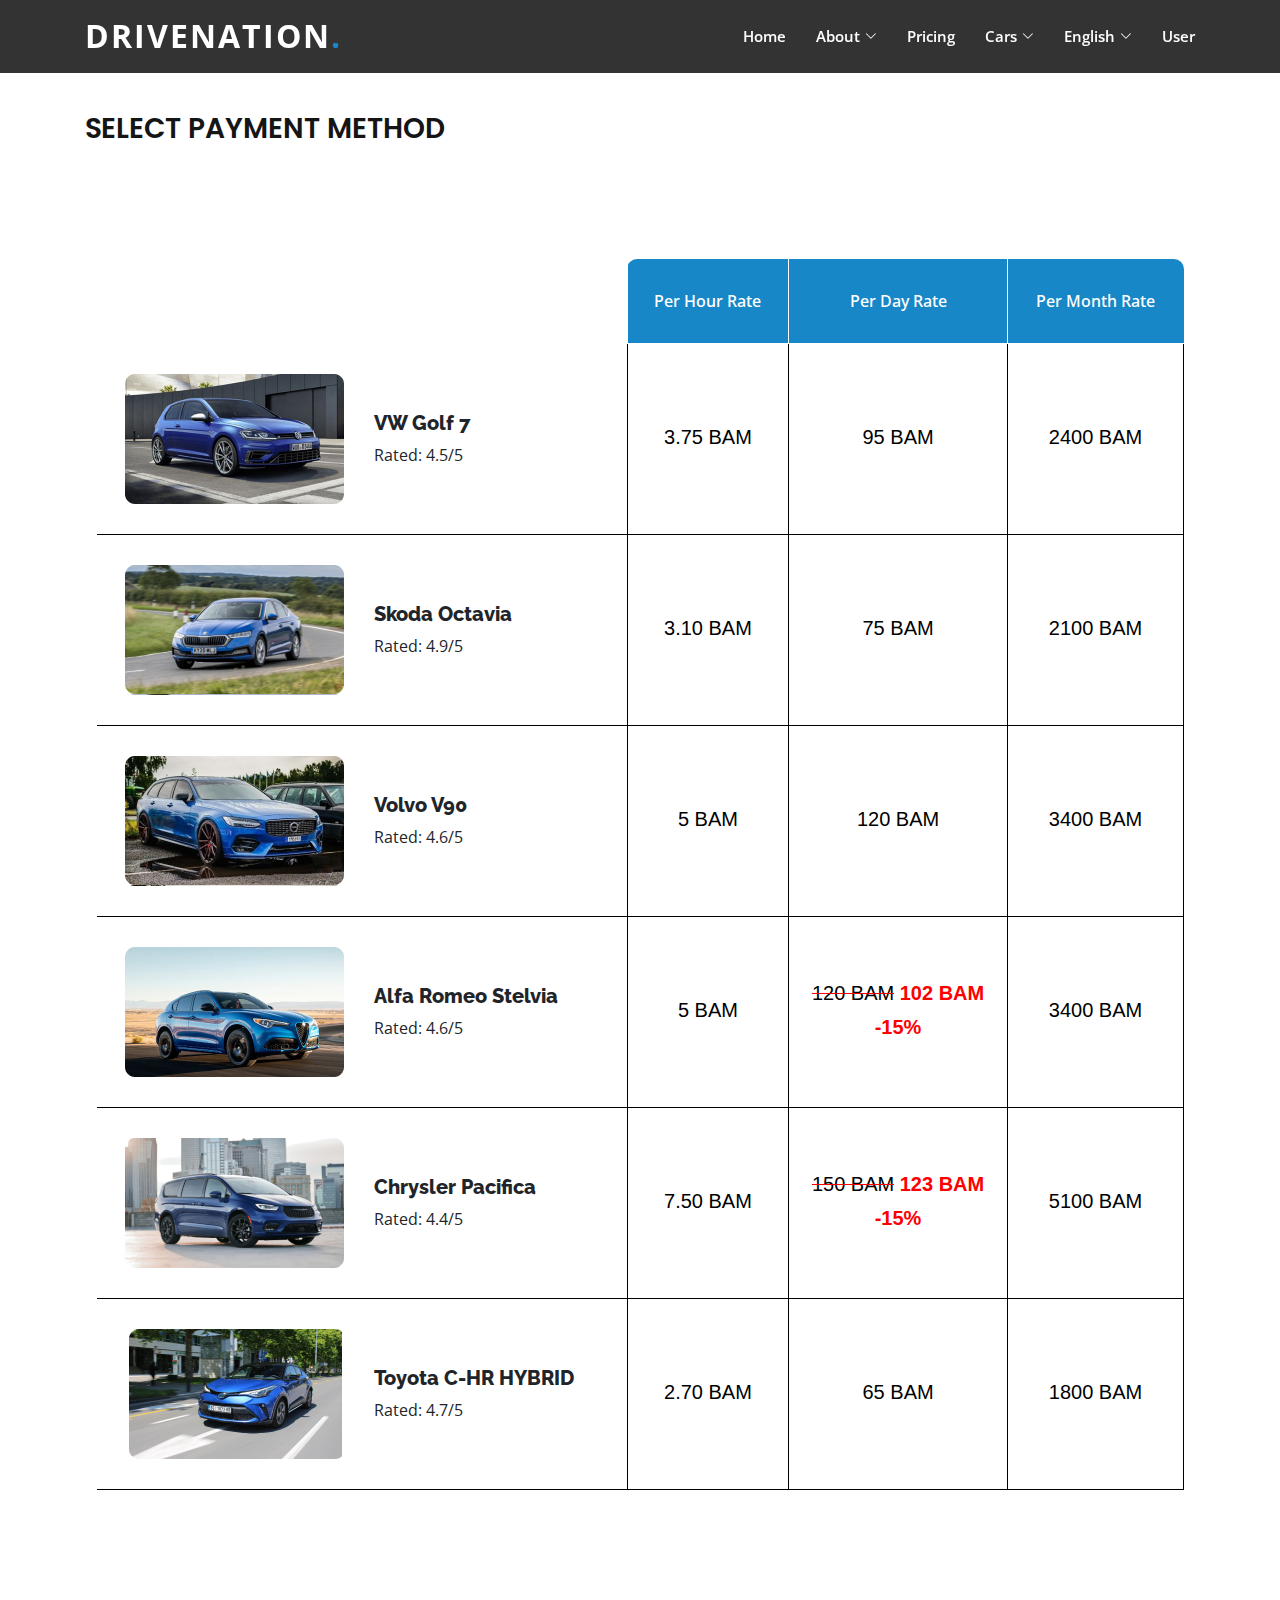
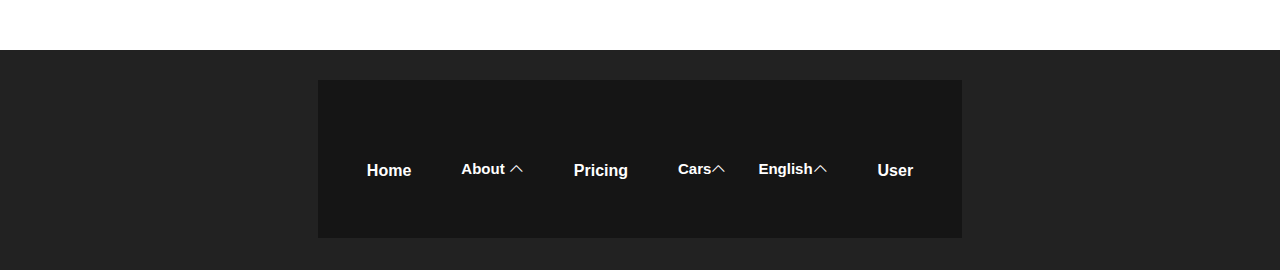
<file: Gp/pricing.html>
<!DOCTYPE html>
<html lang="en">

<head>
  <meta charset="utf-8">
  <meta content="width=device-width, initial-scale=1.0" name="viewport">

  <title>Pricing</title>
  <meta content="" name="description">
  <meta content="" name="keywords">

  <!-- Favicons -->
  <link href="assets/img/car_favicon.png" rel="icon">


  <!-- Google Fonts -->
  <link href="https://fonts.googleapis.com/css?family=Open+Sans:300,300i,400,400i,600,600i,700,700i|Raleway:300,300i,400,400i,500,500i,600,600i,700,700i|Poppins:300,300i,400,400i,500,500i,600,600i,700,700i" rel="stylesheet">

  <!-- Vendor CSS Files -->
  <link rel="stylesheet" href="https://stackpath.bootstrapcdn.com/bootstrap/4.1.3/css/bootstrap.min.css" integrity="sha384-MCw98/SFnGE8fJT3GXwEOngsV7Zt27NXFoaoApmYm81iuXoPkFOJwJ8ERdknLPMO" crossorigin="anonymous">
  <link href="assets/vendor/aos/aos.css" rel="stylesheet">
  <link href="assets/vendor/bootstrap/css/bootstrap.min.css" rel="stylesheet">
  <link href="assets/vendor/bootstrap-icons/bootstrap-icons.css" rel="stylesheet">
  <link href="assets/vendor/boxicons/css/boxicons.min.css" rel="stylesheet">
  <link href="assets/vendor/glightbox/css/glightbox.min.css" rel="stylesheet">
  <link href="assets/vendor/remixicon/remixicon.css" rel="stylesheet">
  <link href="assets/vendor/swiper/swiper-bundle.min.css" rel="stylesheet">

  <!-- Template Main CSS File -->
  <link href="assets/css/style.css" rel="stylesheet">
  <style>

 
  </style>

</head>

<body>
 <!-- ======= Header/Navigation Menu ======= -->
 <header id="header" class="fixed-top header-inner-pages">
  <div class="container d-flex align-items-center justify-content-lg-between">

  <h1 class="logo me-auto me-lg-0";><a href="index2.html">DRIVENATION<span>.</span></a></h1>
   <nav id="navbar" class="navbar order-last order-lg-0">
      <ul>
        <li><a class="nav-link scrollto" href="index.html">Home</a></li>
        <li class="dropdown">
          <a href="#"><span>About</span> <i class="bi bi-chevron-down"></i></a>
          <ul>
            <li><a href="index2.html#bio">Bio</a></li>
            <li><a href="index2.html#contact">Contact</a></li>
            <li><a href="conditions.html">Conditions</a></li>
          </ul>
        </li>
        <li><a class="nav-link scrollto" href="pricing.html">Pricing</a></li>
        <li class="dropdown">
          <a href="#"><span>Cars</span> <i class="bi bi-chevron-down"></i></a>
          <ul>
            <li><a href="hatchback.html">Hatchback</a></li>
            <li><a href="sedan.html">Sedan</a></li>
            <li><a href="wagon.html">Wagon</a></li>
            <li><a href="minivan.html">Minivan</a></li>
            <li><a href="SUV.html">SUV</a></li>
            <li><a href="electric.html">Electric</a></li>
          </ul>
        </li>
        <li class="dropdown">
          <a href="#"><span>English</span> <i class="bi bi-chevron-down"></i></a>
          <ul>
            <li><a href="#">Bosanski</a></li>
            <li><a href="#">Deutsch</a></li>
          </ul>
        </li>
        <li class="user-nav-link"><a class="nav-link scrollto" href="user.html">User</a></li>
      </ul>
    </nav>
    <i class="bi bi-list mobile-nav-toggle"></i>
    <!-- end of navigation -->

  </div>
</header>
<!-- End Header -->


<section id="pricing">
  <br>
  <br>
      <div class="container">
      <div class="section-title">
      <p>SELECT PAYMENT METHOD</p>
    </div>


    <section class="table with values">
        <div class="container">
            <div class="row">
            <div class="col-md-12 ftco-animate">
                
                    <table class="table">
                        <thead class="thead-primary">
                          <tr class="text-center">
                            <th>&nbsp;</th>
                            <th>&nbsp;</th>
                            <th class="bg-primary1 heading">Per Hour Rate</th>
                            <th class="bg-primary heading">Per Day Rate</th>
                            <th class="bg-primary2 heading">Per Month Rate</th>
                          </tr>
                        </thead>
                        <tbody>
                          <tr>
                              <td class="car-image"><div class="img" style="background-image:url(assets/img/image\ 37.png);"></div></td>
                            <td class="product-name">
                                <h3>VW Golf 7</h3>
                                <span>Rated: 4.5/5</span>
                            </td>
                            
                            <td class="price">
                                <p class="btn-custom"><a href="volkswagen7detail.html">RENT NOW</a></p>
                                <div class="price-rate">
                                    <h3>
                                        <span class="num">3.75 BAM</span>
                                    </h3>
                                </div>
                            </td>
                            
                            <td class="price">
                                <p class="btn-custom"><a href="volkswagen7detail.html">RENT NOW</a></p>
                                <div class="price-rate">
                                    <h3>
                                        <span class="num">95 BAM</span>
                                    </h3></div>
                            </td>

                            <td class="price">
                                <p class="btn-custom"><a href="volkswagen7detail.html">RENT NOW</a></p>
                                <div class="price-rate">
                                    <h3>
                                        <span class="num">2400 BAM</span>
                                    </h3>
                                </div>
                            </td>
                          </tr>
                          <!-- END TR-->

                          <tr>
                              <td class="car-image"><div class="img" style="background-image:url(assets/img/image\ 44.png)";></div></td>
                            <td class="product-name">
                                <h3>Skoda Octavia</h3>
                                <span>Rated: 4.9/5</span>
                            </td>
                            
                            <td class="price">
                                <p class="btn-custom"><a href="SkodaDetail.html">RENT NOW</a></p>
                                <div class="price-rate">
                                    <h3>
                                        <span class="num">3.10 BAM</span>
                                    </h3>
                                    
                                </div>
                            </td>
                            
                            <td class="price">
                                <p class="btn-custom"><a href="SkodaDetail.html">RENT NOW</a></p>
                                <div class="price-rate">
                                    <h3>
                                        <span class="num">75 BAM</span>
                                    </h3>
                                    
                                </div>
                            </td>

                            <td class="price">
                                <p class="btn-custom"><a href="SkodaDetail.html">RENT NOW</a></p>
                                <div class="price-rate">
                                    <h3>
                                        <span class="num">2100 BAM</span>
                                    </h3>
                                    
                                </div>
                            </td>
                          </tr><!-- END TR-->

                          <tr>
                              <td class="car-image"><div class="img" style="background-image:url(assets/img/image\ 47.png);"></div></td>
                            <td class="product-name">
                                <h3>Volvo V90</h3>
                                <span>Rated: 4.6/5</span>
                            </td>
                            
                            <td class="price">
                                <p class="btn-custom"><a href="VolvoV90Detail.html">RENT NOW</a></p>
                                <div class="price-rate">
                                    <h3>
                                        <span class="num">5 BAM</span>
                                    </h3>
                                    
                                </div>
                            </td>
                            
                            <td class="price">
                                <p class="btn-custom"><a href="VolvoV90Detail.html">RENT NOW</a></p>
                                <div class="price-rate">
                                    <h3>
                                        <span class="num">120 BAM</span>
                                    </h3>
                                    
                                </div>
                            </td>

                            <td class="price">
                                <p class="btn-custom"><a href="VolvoV90Detail.html">RENT NOW</a></p>
                                <div class="price-rate">
                                    <h3>
                                        <span class="num">3400 BAM</span>
                                    </h3>
                                    
                                </div>
                            </td>
                          </tr><!-- END TR-->

                          <tr>
                              <td class="car-image"><div class="img" style="background-image:url(assets/img/image\ 47\ \(1\).png);"></div></td>
                            <td class="product-name">
                                <h3>Alfa Romeo Stelvia</h3>
                                <span>Rated: 4.6/5</span>

                            </td>
                            
                            <td class="price">
                                <p class="btn-custom"><a href="SUVDetail.html">RENT NOW</a></p>
                                <div class="price-rate">
                                    <h3>
                                        <span class="num">5 BAM</span>
                                    </h3>
                                </div>
                            </td>
                            
                            <td class="price">
                                <p class="btn-custom"><a href="SUVDetail.html">RENT NOW</a></p>
                                <div class="price-rate">
                                    <h3>
                                        <span class="num"> 
                                            <span class="crossed">120 BAM</span>
                                                <span class="bold-red">102 BAM</span>
                                                <br>
                                                <span class="bold-red">-15%</span>                                            
                                        </span>
                                    </h3>
                                </div>
                            </td>

                            <td class="price">
                                <p class="btn-custom"><a href="SUVDetail.html">RENT NOW</a></p>
                                <div class="price-rate">
                                    <h3>
                                        <span class="num">3400 BAM</span>
                                    </h3>
                                </div>
                            </td>
                          </tr><!-- END TR-->


                          <tr>
                              <td class="car-image"><div class="img" style="background-image:url(assets/img/image\ 47\ \(2\).png);"></div></td>
                            <td class="product-name">
                                <h3>Chrysler Pacifica</h3>
                                <span>Rated: 4.4/5</span>
                              
                            </td>
                            
                            <td class="price">
                                <p class="btn-custom"><a href="minivanDetail.html">RENT NOW</a></p>
                                <div class="price-rate">
                                    <h3>
                                        <span class="num">7.50 BAM</span>
                                    </h3>
                                    
                                </div>
                            </td>
                            
                            <td class="price">
                                <p class="btn-custom"><a href="minivanDetail.html">RENT NOW</a></p>
                                <div class="price-rate">
                                    <h3>
                                        <span class="num">
                                                <span class="crossed">150 BAM</span>
                                                <span class="bold-red">123 BAM</span>
                                                <br>
                                                <span class="bold-red">-15%</span>
                                                </span>
                                            
                                    </h3>
                                    
                                </div>
                            </td>

                            <td class="price">
                                <p class="btn-custom"><a href="minivanDetail.html">RENT NOW</a></p>
                                <div class="price-rate">
                                    <h3>
                                        <span class="num">5100 BAM</span>
                                    </h3>
                                    
                                </div>
                            </td>
                          </tr><!-- END TR-->


                          <tr>
                            <td class="car-image toyota">
                                <div class="img" style="background-image: url(assets/img/image\ 47\ \(3\).png); display: block; width: 213px; height: 130px; margin: 0 auto;"></div>
                              </td>
                            <td class="product-name">
                                <h3>Toyota C-HR HYBRID</h3>
                                <span>Rated: 4.7/5</span>
                            </td>
                            
                            <td class="price">
                                <p class="btn-custom"><a href="electricDetail.html">RENT NOW</a></p>
                                <div class="price-rate">
                                    <h3>
                                        <span class="num"> 2.70 BAM</span>
                                    </h3>
                                </div>
                            </td>
                            
                            <td class="price">
                                <p class="btn-custom"><a href="electricDetail.html">RENT NOW</a></p>
                                <div class="price-rate">
                                    <h3>
                                        <span class="num">65 BAM</span>
                                    </h3>
                                </div>
                            </td>

                            <td class="price">
                                <p class="btn-custom"><a href="electricDetail.html">RENT NOW</a></p>
                                <div class="price-rate">
                                    <h3>
                                        <span class="num">1800 BAM</span>
                                    </h3>
                                    
                                </div>
                            </td>
                          </tr>
                          <!-- END TR-->
                        </tbody>
                      </table>
                  </div>
                  </div></div>
        
           
        </div>
        </div>
    </section>

    
  <!-- ======= Footer ======= -->
<footer id="footer">
    <div class="footer-top">
      <div class="container text-center">
    
        <a href="index2.html" class="buttonNoDropUp">Home</a>
      <div class="dropup">
      <button class="dropbtn">About <i class="bi bi-chevron-up"></i></a></button>
      <div class="dropup-content">
        <a href="index2.html#bio">Bio</a>
        <a href="index2.html#contact">Contact</a>
        <a href="conditions.html">Conditions</a>
      </div></div>
      <a href="pricing.html" class="buttonNoDropUp">Pricing</a>
    <div class="dropup">
      <button class="dropbtn">Cars<i class="bi bi-chevron-up"></i></button>
      <div class="dropup-content">
        <a href="hatchback.html">Hatchback</a>
        <a href="sedan.html">Sedan</a>
        <a href="wagon.html">Wagon</a>
        <a href="minivan.html">Minivan</a>
        <a href="SUV.html">SUV</a>
        <a href="electric.html">Electric</a>
      </div>
    </div>
    <div class="dropup">
      <button class="dropbtn">English<i class="bi bi-chevron-up"></i></button>
      <div class="dropup-content">
        <a href="#">Bosanski</a>
        <a href="#">Deutsch</a>
      </div>
    </div>
    <a href="user.html" class="buttonNoDropUp">User</a>
      </div>
    </div>
  </footer>
</body>

</html>
  <!-- End Footer -->
</file>
<file: Gp/assets/css/style.css>
/*za auto sto su na index.html, u discount section*/

/* styles.css */


.car-wrap {
  margin-bottom: 40px;
  background: #fff;
  height: 400px;
  box-shadow: 0px 4px 4px rgba(0, 0, 0, 0.25), 0px 4px 4px rgba(0, 0, 0, 0.25), 0px 4px 4px rgba(0, 0, 0, 0.25), inset 0px 4px 4px rgba(0, 0, 0, 0.25);
border-radius: 10px; }
.car-wrap .img {
  width: 100%;
  height: 212px;
  position: relative;
  background-size: cover;

}
  .car-wrap .text {
    border-top: none;
    padding: 20px 30px 30px; }


    .car-wrap .text .price {
      color:  darkgrey;
      margin-bottom: 0;
      font-weight: 500;
      margin-left: 0; 
     }
     .car-wrap .text .price .crossed {
      text-decoration: line-through;
      color: red; /* Set the background color to red */
      margin-bottom: 0;
      font-weight: 500;
      margin-left: 0; 
     }

     .car-wrap .text .price .bold-red {
      color: red;
      font-weight: bold;
    }

    .car-wrap .text h2 {
      font-size: 20px;
      font-weight: 500;
     }
      .car-wrap .text h2 a {
        color: #000000; }
    .car-wrap .text p.d-block {
      width: 100%; }
      .car-wrap .text p.d-block a {
        width: 50%; }

        .btn-secondary {
          position: absolute;
          width: 150px!important;
          height: 53px;
          left: 23px;
          top: 300px;
          background: #969399;
          border-radius: 15px;
          /* Add more styles as needed */
        }
    
        .btn-secondary {
          position: absolute;
          font-family: 'Poppins';
          font-style: normal;
          font-weight: 600;
          font-size: 20px;
          line-height: 36px;
          letter-spacing: 0.05em;
          color: #FFFFFF;
          text-shadow: 0px 4px 4px rgba(0, 0, 0, 0.25);
          /* Add more styles as needed */
        }
    
        .BookNowButton {
          position: absolute;
          width: 150px!important;
          height: 53px;
          left: 193px;
          top: 300px;
          background: #FFA500;
          box-shadow: 0px 4px 4px rgba(0, 0, 0, 0.25), 0px 4px 4px rgba(0, 0, 0, 0.25);
          border-radius: 15px;
          font-family: 'Poppins';
          font-style: normal;
          font-weight: 600;
          font-size: 20px;
          line-height: 36px;
          letter-spacing: 0.05em;
          color: #FFFFFF;
          text-shadow: 0px 4px 4px rgba(0, 0, 0, 0.25);
          /* Add more styles as needed */
        }
        
        .BookNowButton:hover {
          background: #F09B00;
        }
        
        .ButtonText {
          display: flex;
          justify-content: center;
          align-items: center;
          height: 100%;
        }
        
        .ButtonText:hover {
          color: #FFFFFF;
        }



/*za cars pricing stranicu*/
.bg-primary{
  background-color: #1887C7!important;
 } 

.bg-primary1 {
  background-color: #1887C7!important;
  border-radius: 10px 0px 0px 0px;
 } 

.bg-primary2 {
  background-color: #1887C7!important;
  border-radius: 0px 10px 0px 0px; 
} 

.table {
  min-width: 1000px !important;
  width: 100%; 
}

.table th {
  font-weight: 550; 
}

.table .thead-primary {
  background: transparent; 
}

/*Color of letters in header*/
.table .thead-primary tr th {
  padding: 30px 10px;
  color: white!important;
  border: 1px solid transparent !important; 
}

.table .thead-primary tr th.heading {
  border-right: 1px solid white!important;
  position: relative; 
}

.table .thead-primary tr th.heading:last-child {
  border-right: none !important; 
}

.table tbody tr td {
  vertical-align: middle;
  padding: 30px 0;
  border-bottom: 1px solid rgba(0, 0, 0, 0.05) !important; 
}

    .table tbody tr td.car-image .img {
      display: block;
      width: 220px;
      height: 130px;
      margin: 0 auto; }

      .table tbody tr td.car-image  {
        border-bottom: 1px solid black !important; }


   .table tbody tr td.product-name {
          border-right: 1px solid black;
          border-bottom: 1px solid black !important;
    }
    
    .table tbody tr td.product-name h3 {
      font-size: 20px; 
      font-weight: 800;
    }

    .table tbody tr td.product-name  span {
      font-size: 16px;
      font-weight: 400; }


    .table tbody tr td.price {
      text-align: center !important;
      background: white;
      border-right: 1px solid black;
      border-bottom: 1px solid black !important;
      position: relative;
      -moz-transition: all 0.3s ease;
      -o-transition: all 0.3s ease;
      -webkit-transition: all 0.3s ease;
      -ms-transition: all 0.3s ease;
      transition: all 0.3s ease; }


      .table tbody tr .carleftside {
        text-align: center !important;
        background: white;
        border-left: 1px solid black;
        border-bottom: 1px solid black !important;
        position: relative;
        -moz-transition: all 0.3s ease;
        -o-transition: all 0.3s ease;
        -webkit-transition: all 0.3s ease;
        -ms-transition: all 0.3s ease;
        transition: all 0.3s ease; }

      .table tbody tr td.price:last-child {
        border-left: none; }

      .table tbody tr td.price h3 {
        position: relative; }

        .table tbody tr td.price h3 span.num {
          color: black;
          font-size: 20px;
          font-family: 'Segoe UI', Tahoma, Geneva, Verdana, sans-serif;
          position: relative; }


          .table tbody tr td.price h3 span.num .crossed {
            position: relative;
            display: inline-block;
          }
          
          .table tbody tr td.price h3 span.num .crossed::before {
            content: '';
            position: absolute;
            top: 50%;
            left: 0;
            right: 0;
            height: 1px;
            background-color: red;
            z-index: 1;
          }
          
          .table tbody tr td.price h3 span.num .bold-red {
            font-weight: bold;
            color: red;
          }
          

      

      .table tbody tr td.price .subheading {
        font-size: 14px; }

      .table tbody tr td.price .btn-custom {
        position: absolute;
        top: 50%;
        left: 0;
        right: 0;
        -webkit-transform: translateY(-50%);
        -ms-transform: translateY(-50%);
        transform: translateY(-50%);
        opacity: 0;
        -moz-transition: all 0.3s ease;
        -o-transition: all 0.3s ease;
        -webkit-transition: all 0.3s ease;
        -ms-transition: all 0.3s ease;
        transition: all 0.3s ease;
        z-index: 1; }

        .table tbody tr td.price .btn-custom a {
          font-size: 20px;
          font-weight: 800;
          color: #FFA500;
        }
      

      .table tbody tr td.price .price-rate {
        -moz-transition: all 0.3s ease;
        -o-transition: all 0.3s ease;
        -webkit-transition: all 0.3s ease;
        -ms-transition: all 0.3s ease;
        transition: all 0.3s ease; }

      .table tbody tr td.price:hover.price {
        background: transparent; }

      .table tbody tr td.price:hover .btn-custom {
        opacity: 1; }

      .table tbody tr td.price:hover .price-rate {
        opacity: 0; }



/*--------------------------------------------------------------
# Generalne stvari
--------------------------------------------------------------*/



body {
  font-family: "Open Sans", sans-serif;
  color: #ffffff;
}

a {
  color: #FFA500;
  text-decoration: none;
}

a:hover {
  color: #F09B00;
  text-decoration: none;
}
/*ni ovaj mi hover ne radi*/s

h1,
h2,
h3,
h4,
h5,
h6, 
button {
  font-family: "Raleway", sans-serif;
}
/*ne radi mi ovdje za button ovaj font*/

/*--------------------------------------------------------------
# Back to top button
--------------------------------------------------------------*/
.back-to-top {
  position: fixed;
  visibility: hidden;
  opacity: 0;
  right: 15px;
  bottom: 15px;
  z-index: 996;
  background: #ffc451;
  width: 40px;
  height: 40px;
  border-radius: 4px;
  transition: all 0.4s;
}

.back-to-top i {
  font-size: 28px;
  color: #151515;
  line-height: 0;
}

.back-to-top:hover {
  background: #151515;
}

.back-to-top:hover i {
  color: #ffc451;
}

.back-to-top.active {
  visibility: visible;
  opacity: 1;
}

/*--------------------------------------------------------------
# Preloader
--------------------------------------------------------------*/
#preloader {
  position: fixed;
  top: 0;
  left: 0;
  right: 0;
  bottom: 0;
  z-index: 9999;
  overflow: hidden;
  background: #151515;
}

#preloader:before {
  content: "";
  position: fixed;
  top: calc(50% - 0px);
  left: calc(50% - 30px);
  border: 6px solid #ffc451;
  border-top-color: #151515;
  border-bottom-color: #151515;
  border-radius: 50%;
  width: 60px;
  height: 60px;
  animation: animate-preloader 1s linear infinite;
}

@keyframes animate-preloader {
  0% {
    transform: rotate(0deg);
  }

  100% {
    transform: rotate(360deg);
  }
}

/*--------------------------------------------------------------
# Disable aos animation delay on mobile devices
--------------------------------------------------------------*/
@media screen and (max-width: 768px) {
  [data-aos-delay] {
    transition-delay: 0 !important;
  }
}

/*--------------------------------------------------------------
# Header
--------------------------------------------------------------*/
#header {
  transition: all 0.5s;
  z-index: 997;
  padding: 15px 0;

  
}



#header.header-scrolled,
#header.header-inner-pages {
  background: rgba(0, 0, 0, 0.8);
}

#header .logo {
  font-size: 32px;
  margin: 0;
  padding: 0;
  line-height: 1;
  font-weight: 700;
  letter-spacing: 2px;
  text-transform: uppercase;
}

#header .logo a {
  color: #fff;
}

#header .logo a span {
  color: #1887C7;
}

#header .logo img {
  max-height: 40px;
}
/*--------------------------------------------------------------
# Header 2
--------------------------------------------------------------*/
#header2 {
  transition: all 0.5s;
  z-index: 997;
  padding: 15px 0;
  background-color: #000;
  
  
}

#header.header-scrolled,
#header.header-inner-pages {
  background: rgba(0, 0, 0, 0.8);
}

#header2 .logo {
  font-size: 32px;
  margin: 0;
  padding: 0;
  line-height: 1;
  font-weight: 700;
  letter-spacing: 2px;
  text-transform: uppercase;
}

#header2 .logo a {
  color: #fff;
}

#header2 .logo a span {
  color: #ffc451;
}

#header2 .logo img {
  max-height: 40px;
}


/*--------------------------------------------------------------
#  Sign Up  Button
--------------------------------------------------------------*/
/*.btn2-primary {
  color: #fff;
  border-radius: 4px;
  padding: 5px 15px; 
  white-space: nowrap;
  transition: 0.3s;
  font-size: 14px;
  display: inline-block;
  border: 2px solid #ffc451;
  text-align: center; 
}

.btn2-primary:hover {
  background: #ffbb38;
  color: #343a40;
}*/

/*@media (max-width: 999px) {
  .btn-nav {
    padding: 4px 10px; 
  }
}*/


.btn-nav {
  background-color: orange;
  color: white;
  font-weight: bold;
  text-transform: uppercase;
  font-size: 16;
  padding: 6px 15px; /* Reduced padding to shrink the button */
  border-radius: 10px;
  transition: background-color 0.3s ease;
  text-align: center;
}

.btn-nav:hover, 
.btn-nav:focus, 
.btn-nav:active {
  background-color: darkorange;
}

.navbar li .btn-nav {
  line-height: 1;
  display: inline-block;
  vertical-align: middle;
}

.navbar li a.btn-nav {
  display: flex;
  justify-content: center;
  align-items: center;
  background-color: orange;
  color: white;
  font-weight: bold;
  text-transform: uppercase;
  padding: 6px 15px; /* Reduced padding to shrink the button */
  border-radius: 10px;
  transition: background-color 0.3s ease;
  text-align: center;
  text-decoration: none; /* Optional: remove underline from link */
}

.navbar li a.btn-nav:hover, 
.navbar li a.btn-nav:focus, 
.navbar li a.btn-nav:active {
  background-color: darkorange;
}

@media (max-width: 999px) {
  .navbar li a.btn-nav {
    padding: 3px 7px; /* Reduced padding to shrink the button */
    max-width: 100px;  /* further reduced maximum width */
    display: inline-block; /* kept from previous changes */
    margin-left: 10px; /* added left margin */
  }
}



/*Part to make user profile responsive*/
.custom-div {
  border: 1px solid #ced4da;
  border-radius: .25rem;
  padding: .375rem .75rem;
  font-size: 1rem;
  line-height: 1.5;
  color: #495057;
  background-color: #fff;
  background-clip: padding-box;
  transition: border-color .15s ease-in-out,box-shadow .15s ease-in-out;
}

.section-title .user-logo {
  width: 120px;
  height: 150px;
}

.section-title .user-name {
  font-weight: 600;
  color: black;
  text-transform: none;
  text-align: center;
}

.title {
  font-weight: 400;
}

@media screen and (max-width: 600px) {
   .section-title .user-logo {
    width: 80px;
    height: 80px;
  }

  .section-title .user-name {
    font-size: 18px;
  }
}

/*--------------------------------------------------------------
# Navigation Menu
--------------------------------------------------------------*/
/**
* Desktop Navigation 
*/

/*.user-nav-link {
  margin-left: 10px;
}*/
 
.navbar {
  padding: 0;
}

.navbar ul {
  margin: 0;
  padding: 0;
  display: flex;
  list-style: none;
  align-items: center;
}

.navbar li {
  position: relative;
}

.navbar a,
.navbar a:focus {
  display: flex;
  align-items: center;
  justify-content: space-between;
  padding: 10px 0 10px 30px;
  font-size: 15px;
  font-weight: 600;
  color: #fff;
  white-space: nowrap;
  transition: 0.3s;
}

.navbar a i,
.navbar a:focus i {
  font-size: 12px;
  line-height: 0;
  margin-left: 5px;
}

/*doradeno*/
.navbar a:hover,
.navbar .active,
.navbar .active:focus,
.navbar li:hover>a
.navbar .dropdown ul a:hover,
.navbar .dropdown ul .active:hover,
.navbar .dropdown ul li:hover>a {
  color: #1887C7;
}

.navbar .dropdown ul {
  display: block;
  position: absolute;
  left: 14px;
  top: calc(100% + 30px);
  margin: 0;
  padding: 10px 0;
  z-index: 99;
  opacity: 0;
  visibility: hidden;
  background: #000000;
  box-shadow: 0px 0px 30px rgba(127, 137, 161, 0.25);
  transition: 0.3s;
}

.navbar .dropdown ul li {
  min-width: 200px;
}

.navbar .dropdown ul a {
  padding: 10px 20px;
  font-size: 14px;
  text-transform: none;
  color: #f0f0f0;
  font-weight: 400;
}

.navbar .dropdown ul a i {
  font-size: 12px;
}



.navbar .dropdown:hover>ul {
  opacity: 1;
  top: 100%;
  visibility: visible;
}

.navbar .dropdown .dropdown ul {
  top: 0;
  left: calc(100% - 30px);
  visibility: hidden;
}

.navbar .dropdown .dropdown:hover>ul {
  opacity: 1;
  top: 0;
  left: 100%;
  visibility: visible;
}

@media (max-width: 1366px) {
  .navbar .dropdown .dropdown ul {
    left: -90%;
  }

  .navbar .dropdown .dropdown:hover>ul {
    left: -100%;
  }
}


/**
* Mobile Navigation 
*/
.mobile-nav-toggle {
  color: #fff;
  font-size: 28px;
  cursor: pointer;
  display: none;
  line-height: 0;
  transition: 0.5s;
}

@media (max-width: 991px) {
  .mobile-nav-toggle {
    display: block;
  }

  .navbar ul {
    display: none;
  }
}

.navbar-mobile {
  position: fixed;
  overflow: hidden;
  top: 0;
  right: 0;
  left: 0;
  bottom: 0;
  background: rgba(0, 0, 0, 0.9);
  transition: 0.3s;
  z-index: 999;
}

.navbar-mobile .mobile-nav-toggle {
  position: absolute;
  top: 15px;
  right: 15px;
}

.navbar-mobile ul {
  display: block;
  position: absolute;
  top: 55px;
  right: 15px;
  bottom: 15px;
  left: 15px;
  padding: 10px 0;
  background-color: #000000;
  overflow-y: auto;
  transition: 0.3s;
}

.navbar-mobile a,
.navbar-mobile a:focus {
  padding: 10px 20px;
  font-size: 15px;
  color:white;
}

/*This is for elements in the navbar list, when they're actove or hovered over*/
.navbar-mobile a:hover,
.navbar-mobile .active,
.navbar-mobile li:hover>a {
  color: #1887C7;
  background-color: black;
}

.navbar-mobile .getstarted,
.navbar-mobile .getstarted:focus {
  margin: 15px;
}

.navbar-mobile .dropdown ul {
  position: static;
  display: none;
  margin: 10px 20px;
  padding: 10px 0;
  z-index: 99;
  opacity: 1;
  visibility: visible;
  background: black;
  box-shadow: 0px 0px 30px rgba(127, 137, 161, 0.25);
}

.navbar-mobile .dropdown ul li {
  min-width: 200px;
}

.navbar-mobile .dropdown ul a {
  padding: 10px 20px;
  color: white;
}

.navbar-mobile .dropdown ul a i {
  font-size: 12px;
}

/*sredeno*/
/*This is for drop down elements in the navbar list, when they're actove or hovered over*/
.navbar-mobile .dropdown ul a:hover,
.navbar-mobile .dropdown ul .active:hover,
.navbar-mobile .dropdown ul li:hover>a {
  color: #1887C7;
  background-color: black;
}

.navbar-mobile .dropdown>.dropdown-active {
  display: block;
}


/*--------------------------------------------------------------
# Offer title Section
--------------------------------------------------------------*/
.offers h1{
  position: absolute;
  width: 113px;
  height: 44px;
  left: 48px;
  top: 755px;
  

  font-family: 'Poppins';
font-style: normal;
font-weight: 500;
font-size: 24px;
line-height: 36px;
text-align: center;

color: #000000;
}

.line{position: absolute;
  width: 100.49px;
  height: 0px;
  left: 146.51px;
  top: 779px;
  
  border: 1px solid #0BB5FF;

}

.choose h1{
  position: absolute; 
  width: 189.05px;
  height: 39px;
  left: 58px;
  top: 785px;

  font-family: 'Poppins',sans-serif;
  font-style: normal;
  font-weight: 500;
  font-size: 20px;
  line-height: 30px;
  text-align: center;
  letter-spacing: 0.05em;

  color: #969399;
}

@media (max-width: 768px) {
  .offers h1,
  .choose h1 {
    position: static;
    width: auto;
    height: auto;
    left: auto;
    top: auto;
    text-align: left; 
    
  }
  .line {
    position: absolute;
    width: 300.49px;
    height: 0px;
    left: 86.51px;
    top: 936.5px;
    border: 1px solid #0BB5FF;
  }
}
/*--------------------------------------------------------------
#  Hatchback Detail Title Section
--------------------------------------------------------------*/
.hatchbackdetail h1{
  position: absolute;
  width: 113px;
  height: 44px;
  left: 48px;
  top: 137px;

  font-family: 'Poppins';
font-style: normal;
font-weight: 500;
font-size: 24px;
line-height: 36px;
text-align: center;

color: #000000;

}

.hatchbacklinedetail{position: absolute;
  width: 371.49px;
  height: 0px;
  left: 196.51px;
  top: 163px;
  
  border: 1px solid #0BB5FF;

}

/* Responsive Styles */
@media (max-width: 768px) {
  .hatchbackdetail h1 {
    position: absolute;
    width: 149px;
    height: 35px;
    left: -21px;
    top: 101px;
    font-size: 16px;
  }
  
  .hatchbacklinedetail {
    position: absolute;
    width: 200.5px;
    height: 0.53px;
    left: 101px;
    top: 122.5px;
    
    
  }
}






/*--------------------------------------------------------------
# Hatch Section
--------------------------------------------------------------*/



#hatch {
  background: linear-gradient(0deg, rgba(0, 0, 0, 0.2), rgba(0, 0, 0, 0.2)), linear-gradient(0deg, rgba(0, 0, 0, 0.25), rgba(0, 0, 0, 0.25)), url(wp6924449.webp);
  background-repeat: no-repeat;
  background-size: cover;
  background-position: center;
  height: 100vh;
  position: relative;
}
 
#hatch:before {
  content: "";
  background: rgba(0, 0, 0, 0.2);
  position: absolute;
  bottom: 0;
  top: 0;
  left: 0;
  right: 0;
}

/*doradeno*/
#hatch .section-title h3{
  margin: 0;
  font-size: 36px;
  font-weight: 700;
  text-transform: none;
  text-align: center;
  filter: brightness(0.75);
  font-family: "Poppins", sans-serif;
  color: orange;

}

/*doradeno*/
#hatch .section-title h1 {
  margin: 0;
  font-size: 56px;
  font-weight: 600;
  line-height: 64px;
  text-align: center;
  color: #ffffff;
  text-transform: capitalize;
  font-family: "Poppins", sans-serif;
  position: relative;
  z-index: 1;
}
/*doradeno*/
#hatch .section-title h1 span {
  color: #1887C7;
}

.image-container img{
  position: relative;
  max-width: 100%;
  height: auto;
}

.image-text {
  position: absolute;
  top: 50%;
  left: 50%;
  transform: translate(-50%, -50%);
  color: #fff;
  text-align: center;
  z-index: 2;
}


@media (max-width: 991.98px) {
  #hatch {
    height: 853px; }
    #hatch{
      height: 853px; } }


/*--------------------------------------------------------------
# Hatchback Detail  Section
--------------------------------------------------------------*/



#vw7detail .cardetails .img {
  position: absolute;
  width: 641px;
  height: 413px;
  left: 111px;
  top: 195px;
  background-position:center;
  background-size: cover;
  border-radius: 15px; 
}





#vw7detail .vw7name h1{
position: absolute;
width: 371px;
height: 59px;
left: 800px;
top: 236px;

font-family: 'Poppins';
font-style: normal;
font-weight: 600;
font-size: 32px;
line-height: 48px;
text-align: center;
letter-spacing: 0.05em;

color: #000000;
}


#vw7detail .vw7description h1{
  position: absolute;
width: 349px;
height: 278px;
left: 820px;
top: 295px;

font-family: 'Poppins';
font-style: normal;
font-weight: 200;
font-size: 20px;
line-height: 30px;
letter-spacing: 0.05em;

color: #000000;
}

#vw7detail .vw7description h1 span{
  font-weight: 600;
}

@media (max-width: 768px) {
  #vw7detail .cardetails .img{
    position: absolute;
width: 352.88px;
height: 240px;
left: 21px;
top: 228px;


  }}
/* Adjust Layout in Responsive View */
@media (max-width: 768px) {
  #vw7detail .vw7name h1{
    position: absolute;
    width: 371px;
    height: 47px;
    left: 0px;
    top: 145px;
    text-align: center;
    font-size: 24px;
    

  }
  #vw7detail .vw7description h1 {
    position: absolute;
    width: 327px;
    height: 232px;
    left: 20px;
    top: 498px;
    text-align: left;
    font-size: 20px;
  }
}

#vw7detail .buttonContinue {
position: absolute;
height: 66px;
width: 166.8131866455078px;
left: 1070px;
top: 573px;
border-radius: 10px;
background: #FFA500;
box-shadow: 0px 4px 4px rgba(0, 0, 0, 0.25), 0px 4px 4px rgba(0, 0, 0, 0.25), 0px 4px 4px rgba(0, 0, 0, 0.25);
}
@media (max-width: 768px) {
  #vw7detail .buttonContinue{
    position: absolute;
     width: 184px;
    height: 66px;
    left: 103px;
    top: 2427px;
    

  }
}




#vw7detail .buttonContinue h1{
 
position: absolute;
left: 8.5%;
right: 0%;
top: 25.76%;
bottom: 27.27%;

font-family: 'Poppins';
font-style: normal;
font-weight: 700;
font-size: 24px;
line-height: 36px;
letter-spacing: 0.05em;

color: #FFFFFF;
}

#vw7detail .buttonContinue:hover{
  background-color: #F09B00;
  cursor: pointer;
}

#vw7detail .buttonContinue:active{
  background-color: #F09B00;
  cursor: pointer;
}


.hatchbackadditional h1{
  position: absolute;
width: 267px;
height: 35px;
left: 70px;
top: 648px;

font-family: 'Poppins';
font-style: normal;
font-weight: 500;
font-size: 24px;
line-height: 36px;
text-align: center;
text-transform: uppercase;

color: #000000;

}

.hatchbacklineadditonal {
  position: absolute;
  width: 371px;
height: 0px;
left: 330px;
top: 674px;

border: 1px solid #1887C7;
}


@media (max-width: 768px) {
  .hatchbackadditional h1{
    position: absolute;
    width: 267px;
    height: 35px;
    left: -40px;
    top: 759px;
    font-size: 16px;
  }
  .hatchbacklineadditonal{
    position: absolute;
width: 113px;
height: 0px;
left: 178px;
top: 782px;

  }
}




#hatchbackAdditionalFeatures  li{
  list-style: none;
  margin-right: 60px;
  display: inline;
  font-family: 'Poppins';
  font-style: normal;
  font-weight: 400;
  font-size: 20px;
  line-height: 30px;
  letter-spacing: 0.05em;
  margin-bottom: 17px;

  color: #000000;

}

#hatchbackAdditionalFeatures  ul{

  position: absolute;
  left: 109px; 
  top: 711px; 
  display: flex;
  flex-wrap: wrap;
  justify-content: flex-start;
  align-items: flex-start;
  padding: 0;
  margin: 0;
}

#hatchbackAdditionalFeatures .list-container {
  margin-bottom: 10px; /* Add margin-bottom for spacing between rows */
}
@media (max-width: 768px) {
  #hatchbackAdditionalFeatures ul {
    position: absolute;
    width: 320px;
    height: 50px;
    left: 15px;
    top: 827px;
    display:grid
    
  }

  #hatchbackAdditionalFeatures li {
    margin-right: 0;
    margin-bottom: 20px;
    font-size: 16px;
    
    
  }
}


#hatchbackExtras .hatchbackExtrasHeading h1{

  position: absolute;
width: 141.19px;
height: 35px;
left: 45px;
top: 850px;

font-family: 'Poppins';
font-style: normal;
font-weight: 500;
font-size: 24px;
line-height: 36px;
text-align: center;

color: #000000;
}

#hatchbackExtras .hatchbacklineExtrasHeading{

  position: absolute;
width: 401.33px;
height: 0px;
left: 154.67px;
top: 876px;

border: 1px solid #1887C7;
}
@media (max-width: 768px) {
  #hatchbackExtras .hatchbackExtrasHeading h1{
    position: absolute;
    width: 141.19px;
    height: 34.35px;
    left: -35px;
    top: 1289px;
    font-size: 16px;
  }
  #hatchbackExtras .hatchbacklineExtrasHeading{
    position: absolute;
    width: 227px;
    height: 0px;
    left: 64px;
    top: 1312px;

  }
}



#hatchbackExtras .hatchbackExtrasList ul{

  list-style-type: none;

  position: absolute;
  width: 491.62px;
  height: 28px;
  left: 66px;
  top: 903px;
  
  font-family: 'Poppins';
  font-style: normal;
  font-weight: 200;
  font-size: 20px;
  line-height: 30px;
  letter-spacing: 0.10em;
  
  color: #969399;

}


.hatchbackExtrasListText  {
  font-weight: 400;
  color: #000000;
}

/* Adjust Layout in Responsive View */
@media (max-width: 768px) {
  #hatchbackExtras .hatchbackExtrasList ul {
    position: absolute;
    width: 374.45px;
    height: 122px;
    left: 27px;
    top: 1346px;
    font-size: 15px;
  }
}




/*--------------------------------------------------------------
# DOT for Extras
--------------------------------------------------------------*/


.dot {
  cursor: pointer; /* Set cursor style to indicate interactivity */
  font-size: 25px; 
  line-height: 25px; /* Adjust the line height to control the dot's dimensions */
  padding: 0 5px; /* Add padding to control the dot's dimensions */
  
  
}

.dot:hover {
  color: #FFA500; /* Change color on hover */
}

.dot:active {
  color: #FFA500; /* Change color when active (clicked) */
}

















#hatchbackPayment .hatchbackPaymentHeading h1{

  position: absolute;
width: 141.19px;
height: 35px;
left: 708px;
top: 850px;

font-family: 'Poppins';
font-style: normal;
font-weight: 500;
font-size: 24px;
line-height: 36px;
text-align: center;

color: #000000;
}


#hatchbackPayment .hatchbacklinePaymentHeading{
  position: absolute;
width: 401.33px;
height: 0px;
left: 832px;
top: 875px;

border: 1px solid #1887C7;
}

@media (max-width: 768px) {
  #hatchbackPayment .hatchbackPaymentHeading h1{
    position: absolute;
    width: 141.19px;
    height: 35px;
    top: 1472px;
    left: -30px;
    font-size: 16px;
  }
  #hatchbackPayment .hatchbacklinePaymentHeading{
    position: absolute;
    width: 212px;
    height: 0px;
    left: 79px;
    top: 1495px;

  }
}



#hatchbackPayment .hatchbackPaymentList ul{

  list-style-type: none;

  position: absolute;
  width: 491.62px;
  height: 28px;
  left: 729px;
  top: 903px;
  
  font-family: 'Poppins';
  font-style: normal;
  font-weight: 200;
  font-size: 20px;
  line-height: 30px;
  letter-spacing: 0.10em;
  
  color: #000;

}

.hatchbackPaymentList span{
  font-weight: 400;
  color: #969399;
}


/* Adjust Layout in Responsive View */
@media (max-width: 768px) {
  #hatchbackPayment .hatchbackPaymentList ul {
    position: absolute;
    width: 374.45px;
    height: 122px;
    left: 27px;
    top: 1525px;
    font-size: 16px;
  }
}










.hatchbacLocationHeading h1 {
position: absolute;
width: 605px;
height: 35px;
left: 70px;
top: 1035px;

font-family: 'Poppins';
font-style: normal;
font-weight: 500;
font-size: 24px;
line-height: 36px;
text-align: center;
letter-spacing: 0.05em;

color: #000000;

}


.hatchbacklineLocationHeading {

  position: absolute;
width: 564px;
height: 0px;
left: 665px;
top: 1061px;


border: 1px solid #1887C7;
}


@media (max-width: 768px) {
  .hatchbacLocationHeading h1{
    position: absolute;
    width: 385px;
    height: 35px; 
    top: 1650px;
    left:0px;
    font-size: 15px;
    
  }
  .hatchbacklineLocationHeading{
    position: absolute;
    width: 2px;
    height: 0px;
    left: 370px;
    top: 1672px;

  }
}



#hatchbackLocation .hatchbackLocationContainer {
  position: absolute;
  width: 1170px;
  height: 177px;
  left: 73px;
  top: 1081px;
  background: #1887C7;
  border-radius: 15px;
 
  filter: drop-shadow(0px 4px 4px rgba(0, 0, 0, 0.25));
  
}

@media (max-width: 768px) {
  #hatchbackLocation .hatchbackLocationContainer {

    position: absolute;
    width: 300px;
    height: 640px;
    left: 47px;
    top: 1719px;
    }}


.hatchbackLocationContainer h1{

  position: absolute;
width: 230.33px;
height: 36.79px;
left: 53px;
top: 30px;

font-family: 'Poppins';
font-style: normal;
font-weight: 700;
font-size: 24px;
line-height: 36px;
letter-spacing: 0.05em;

color: #FFFFFF;

text-shadow: 0px 4px 4px rgba(0, 0, 0, 0.25);
}


@media (max-width: 768px) {
  .hatchbackLocationContainer h1 {
    position: absolute;
width: 198.83px;
height: 34.93px;
left: 60.42px;
top: 35.87px;
font-size: 20px;


  }}

.hatchbackLocationContainer h2{

  position: absolute;
width: 204.85px;
height: 36.79px;
left: 361px;
top: 30px;

font-family: 'Poppins';
font-style: normal;
font-weight: 700;
font-size: 24px;
line-height: 36px;
letter-spacing: 0.05em;

color: #FFFFFF;

text-shadow: 0px 4px 4px rgba(0, 0, 0, 0.25);

}

@media (max-width: 768px) {
  .hatchbackLocationContainer h2 {
    position: absolute;
    width: 154.84px;
    height: 34.93px;
    left: 78.42px;
    top: 164.25px;
    font-size: 20px;


  }}

.hatchbackLocationContainer h3{

position: absolute;
width: 224.85px;
height: 36.79px;
left: 622.71px;
top: 30px;

font-family: 'Poppins';
font-style: normal;
font-weight: 700;
font-size: 24px;
line-height: 36px;
letter-spacing: 0.05em;

color: #FFFFFF;

text-shadow: 0px 4px 4px rgba(0, 0, 0, 0.25);


}

@media (max-width: 768px) {
  .hatchbackLocationContainer h3 {
    position: absolute;
    width: 176.83px;
    height: 34.93px;
    left: 60.42px;
    top: 304.9px;
    font-size: 20px;


  }}



.hatchbackLocationContainer h4{


position: absolute;
width: 168.16px;
height: 36.79px;
left: 911px;
top: 30px;

font-family: 'Poppins';
font-style: normal;
font-weight: 700;
font-size: 24px;
line-height: 36px;
letter-spacing: 0.05em;

color: #FFFFFF;

text-shadow: 0px 4px 4px rgba(0, 0, 0, 0.25);


}

@media (max-width: 768px) {
  .hatchbackLocationContainer h4 {
    position: absolute;
    width: 145.16px;
    height: 34.93px;
    left: 78.42px;
    top: 440.83px;
    font-size: 20px;
  }}



.hatchbackdropdown {
  position: relative;
  display: inline-block;
}

.hatchbackdropdown-toggle {
  position: relative;
  width: 230.33px;
  height: 53.7px;
  left: 53px;
  top: 80px;
  background: #FFFFFF;
  box-shadow: 0px 4px 4px rgba(0, 0, 0, 0.25);
  border-radius: 10px;
  padding: 10px;
  cursor: pointer;
}

@media (max-width: 768px) {
  .hatchbackdropdown-toggle {
    position: absolute;
    width: 198.83px;
    height: 50.97px;
    left: 51.03px;
    top: 60.73px;
    
  }}


.hatchbackdropdown-menu {
  position: absolute;
  left: 53px;
  top: 133px;
  width: 100%;
  background-color: #FFFFFF;
  box-shadow: 0px 4px 4px rgba(0, 0, 0, 0.25);
  border-radius: 10px;
  padding: 10px;
  display: none;
  z-index: 999; /* Ensure the dropdown menu appears on top of other elements */
}

@media (max-width: 768px) {
  .hatchbackdropdown-menu{
    position: absolute;
    width: 198.83px;
    left: 51.03px;
    top: 110.73px;
    z-index: 999; /* Ensure the dropdown menu appears on top of other elements */
}
}

.hatchbackdropdown:hover .hatchbackdropdown-menu {
  display: block;
}

/*.hatchbackdropdown.show .hatchbackdropdown-menu {
  display: block;
}*/

.hatchbackdropdown-menu li {
  list-style-type: none;
  margin-bottom: 10px;
}

.hatchbackdropdown-menu li a {
  display: block;
  text-decoration: none;
  color: #000000;
  padding: 5px;
}

.hatchbackdropdown-menu li a:hover {
  background-color: #F2F2F2;
}




.hatchbackdropdown2 {
  position: relative;
  display: inline-block;
}

.hatchbackdropdown-toggle2 {
  position: relative;
  width: 230.33px;
  height: 53.7px;
  left: 379px;
  top: 80px;
  background: #FFFFFF;
  box-shadow: 0px 4px 4px rgba(0, 0, 0, 0.25);
  border-radius: 10px;
  padding: 10px;
  cursor: pointer;
}

@media (max-width: 768px) {
  .hatchbackdropdown-toggle2 {
    position: absolute;
    width: 198.83px;
    height: 50.97px;
    left: 51.03px;
    top: 338.73px;
    
  }}

.hatchbackdropdown-menu2 {
  position: absolute;
  left: 379px;
  top: 133px;
  width: 100%;
  background-color: #FFFFFF;
  box-shadow: 0px 4px 4px rgba(0, 0, 0, 0.25);
  border-radius: 10px;
  padding: 10px;
  display: none;
  z-index: 999; /* Ensure the dropdown menu appears on top of other elements */
}
@media (max-width: 768px) {
  .hatchbackdropdown-menu2{
    position: absolute;
    width: 198.83px;
    left: 51.03px;
    top: 388.73px;
    z-index: 999; /* Ensure the dropdown menu appears on top of other elements */
}
}

.hatchbackdropdown2:hover .hatchbackdropdown-menu2 {
  display: block;
}

/*.hatchbackdropdown.show .hatchbackdropdown-menu {
  display: block;
}*/

.hatchbackdropdown-menu2 li {
  list-style-type: none;
  margin-bottom: 10px;
}

.hatchbackdropdown-menu2 li a {
  display: block;
  text-decoration: none;
  color: #000000;
  padding: 5px;
}

.hatchbackdropdown-menu2 li a:hover {
  background-color: #F2F2F2;
}



.custom-date-input {
 position: absolute;
width: 150.33px;
height: 53.7px;
left: 336.32px;
top: 81.57px;

background: #FFFFFF;
box-shadow: 0px 4px 4px rgba(0, 0, 0, 0.25);
border-radius: 10px 0px 0px 10px;
text-align: center;

font-size: 20px;
}
@media (max-width: 768px) {
  .custom-date-input{
    position: absolute;
    width: 150.33px;
    left: 36.03px;
    top: 223.73px;
    z-index: 999; /* Ensure the dropdown menu appears on top of other elements */
}
}

.custom-time-input {
  position: absolute;
  width: 79.49px;
  height: 53.7px;
  left: 485.32px;
  top: 81.57px;
  font-size: 20px;

  background: #FFFFFF;
  box-shadow: 0px 4px 4px rgba(0, 0, 0, 0.25);
  border-radius: 0px 10px 10px 0px;
  text-align: center;

}
@media (max-width: 768px) {
  .custom-time-input{
    position: absolute;
    width: 79.49px;
    left: 186.03px;
    top: 223.73px;
    z-index: 999; /* Ensure the dropdown menu appears on top of other elements */
}
}

.custom-date-input2 {
  position: absolute;
 width: 150.33px;
 height: 53.7px;
 left: 893.32px;
 top: 81.57px;
 
 background: #FFFFFF;
 box-shadow: 0px 4px 4px rgba(0, 0, 0, 0.25);
 border-radius: 10px 0px 0px 10px;
 text-align: center;
 
 font-size: 20px;
 }

 @media (max-width: 768px) {
  .custom-date-input2{
    position: absolute;
    width: 150.33px;
    left: 36.03px;
    top: 496.73px;
    z-index: 999; /* Ensure the dropdown menu appears on top of other elements */
}
}
 
 .custom-time-input2 {
   position: absolute;
   width: 79.49px;
   height: 53.7px;
   left: 1036.32px;
   top: 81.57px;
   font-size: 20px;
  
 
   background: #FFFFFF;
   box-shadow: 0px 4px 4px rgba(0, 0, 0, 0.25);
   border-radius: 0px 10px 10px 0px;
   text-align: center;
 
 }
 @media (max-width: 768px) {
  .custom-time-input2{
    position: absolute;
    width: 79.49px;
    left: 186.03px;
    top: 496.73px;
    z-index: 999; /* Ensure the dropdown menu appears on top of other elements */
}
}








.hatchbacReviewsHeading h1{
  

position: absolute;
width: 149px;
height: 35px;
left: 52px;
top: 1321px;

font-family: 'Poppins';
font-style: normal;
font-weight: 500;
font-size: 24px;
line-height: 36px;
text-align: center;
text-transform: uppercase;

color: #000000;
}

.hatchbacklineReviewsHeading{
  position: absolute;
width: 371px;
height: 0px;
left: 178px;
top: 1347px;

border: 1px solid #1887C7;

}

@media (max-width: 768px) {
  .hatchbacReviewsHeading h1{
    position: absolute;
    width: 149px;
    height: 35px;
    left: -38px;
    top: 2530px;
    font-size: 16px;
  }
  .hatchbacklineReviewsHeading{
    position: absolute;
    width: 221px;
    height: 0px;
    left: 72px;
    top: 2552px;

  }
}

.hatchbackreviewsContainer {
  
    position: absolute;
    width: 166px;
    height: 166px;
    left: 99px;
    top: 1394px;
    background: url(amaribegic.jpeg);
    background-size: cover;
    border-radius: 50%;
 
}

@media (max-width: 768px) {
  .hatchbackreviewsContainer{
    position: absolute;
    width: 166px;
    height: 150.77px;
    left: 111px;
    top: 2592px;
    z-index: 999; /* Ensure the dropdown menu appears on top of other elements */
}
}




.hatchbackreviewsContainerText h1{

  position: absolute;
  width: 177px;
  height: 36px;
  left: 94px;
  top: 1565px;
  
  font-family: 'Poppins';
  font-style: normal;
  font-weight: 500;
  font-size: 24px;
  line-height: 36px;
  /* identical to box height */
  
  text-align: center;
  
  color: #000000;
  

}

@media (max-width: 768px) {
  .hatchbackreviewsContainerText h1{
  
    position: absolute;
  width: 177px;
  height: 34.57px;
  left: 106px;
  top: 2750.46px;
  
  
  }}


.hatchbackReviewsClientContainer {
  box-sizing: border-box;
  position: absolute;
  width: 931px;
  height: 172px;
  left: 298px;
  top: 1400px;
  background: #FFFFFF;
  box-shadow: 0px -4px 4px rgba(0, 0, 0, 0.25), 0px 4px 4px rgba(0, 0, 0, 0.25);
  border-radius: 15px;
}

@media (max-width: 768px) {
  .hatchbackReviewsClientContainer{
    position: absolute;
    width: 331.96px;
    height: 310.63px;
    left: 28.52px;
    top: 2832.37px;
}
}






.hatchbackReviewsClientContainer h1{
  position: absolute;
width: 881px;
height: 248px;
left: 20px;
top: 19px;

font-family: 'Poppins';
font-style: normal;
font-weight: 400;
font-size: 20px;
line-height: 30px;
text-align: justify;

color: #000000;

}

@media (max-width: 768px) {
  .hatchbackReviewsClientContainer h1{
    position: absolute;
    width: 300.96px;
    height: 655.63px;
    left: 15px;
    top: 32.37px;
    font-size: 16px;
}
}























/*--------------------------------------------------------------
#  Payment Section
--------------------------------------------------------------*/

.hatchbackPaymentLogo {
  position: absolute;
  top: 29px;
  left:160.5px;
  height: 24px;
  width: 39px;
  

background: #ffffff;



}

.hatchbackPaymentLogo img {
  /* Adjust the image width and height as per your requirements */
  width: 39px;
  height: 24px;
  object-fit: contain;
}

.hatchbackRentalDetailsHeading h1{

  position: absolute;
  width: 203px;
  height: 22px;
  left: 36px;
  top: 150px;
  
  font-family: 'Poppins';
  font-style: normal;
  font-weight: 500;
  font-size: 24px;
  line-height: 36px;
  text-align: center;
  
  color: #000000;
}

.hatchbacklineRentalDetailsHeading{

  position: absolute;
width: 276px;
height: 0px;
left: 230px;
top: 176px;

border: 1px solid #1887C7;
}

@media (max-width: 768px) {
  .hatchbackRentalDetailsHeading h1{
    position: absolute;
    width: 269.7px;
    height: 47px;
    left: -68px;
    top: 98px;
    font-size: 16px;
  
    
  }
  .hatchbacklineRentalDetailsHeading{
    position: absolute;
    width: 261.5px;
    height: 0px;
    left: 128.5px;
    top: 120px;

  }
}




.hatchbackRentalDetailsContainer1{

  position: absolute;
width: 1139px;
height: 59px;
left: 123px;
top: 234px;

background: #1887C7;
border-radius: 10px 10px 0px 0px;
}


.hatchbackRentalDetailsContainer1 h1{
  position: absolute;
  width: 283px;
  height: 42px;
  left: 95px;
  top: 11px;
  
  font-family: 'Poppins';
  font-style: normal;
  font-weight: 700;
  font-size: 24px;
  line-height: 36px;
  letter-spacing: 0.05em;
  
  color: #FFFFFF;
  
  text-shadow: 0px 4px 4px rgba(0, 0, 0, 0.25);
}



.hatchbackRentalDetailsContainer1 h2{

  position: absolute;
  width: 226px;
  height: 33px;
  left: 517px;
  top: 11px;
  
  font-family: 'Poppins';
  font-style: normal;
  font-weight: 700;
  font-size: 24px;
  line-height: 36px;
  letter-spacing: 0.05em;
  
  color: #FFFFFF;
  
  text-shadow: 0px 4px 4px rgba(0, 0, 0, 0.25);
}



.hatchbackRentalDetailsContainer2{

  box-sizing: border-box;

position: absolute;
width: 1139px;
height: 59px;
left: 123px;
top: 293px;

background: #FFFFFF;
border: 1px solid #000000;
}


.hatchbackRentalDetailsContainer2 h1{

position: absolute;
width: 222px;
height: 40px;
left: 95px;
top: 13px;

font-family: 'Poppins';
font-style: normal;
font-weight: 400;
font-size: 24px;
line-height: 36px;
letter-spacing: 0.05em;

color: #000000;

}

.hatchbackRentalDetailsContainer2 h2{


position: absolute;
width: 222px;
height: 40px;
left: 510px;
top: 13px;

font-family: 'Poppins';
font-style: normal;
font-weight: 400;
font-size: 24px;
line-height: 36px;
letter-spacing: 0.05em;

color: #000000;

}


.hatchbackRentalDetailsContainer3{

position: absolute;
width: 1139px;
height: 59px;
left: 123px;
top: 352px;

background: #1887C7;


}

.hatchbackRentalDetailsContainer3 h1{
  position: absolute;
width: 203px;
height: 42px;
left: 95px;
top: 13px;

font-family: 'Poppins';
font-style: normal;
font-weight: 700;
font-size: 24px;
line-height: 36px;
letter-spacing: 0.05em;

color: #FFFFFF;

text-shadow: 0px 4px 4px rgba(0, 0, 0, 0.25);

}

.hatchbackRentalDetailsContainer3 h2{

  position: absolute;
width: 176px;
height: 42px;
left: 532px;
top: 13px;

font-family: 'Poppins';
font-style: normal;
font-weight: 700;
font-size: 24px;
line-height: 36px;
letter-spacing: 0.05em;

color: #FFFFFF;

text-shadow: 0px 4px 4px rgba(0, 0, 0, 0.25);

}

.hatchbackRentalDetailsContainer3 h3{

  position: absolute;
  width: 115px;
  height: 42px;
  left: 964px;
  top: 13px;
  
  font-family: 'Poppins';
  font-style: normal;
  font-weight: 700;
  font-size: 24px;
  line-height: 36px;
  letter-spacing: 0.05em;
  
  color: #FFFFFF;
  
  text-shadow: 0px 4px 4px rgba(0, 0, 0, 0.25);

}


.hatchbackRentalDetailsContainer4{
  box-sizing: border-box;

position: absolute;
width: 1139px;
height: 59px;
left: 123px;
top: 411px;

background: #FFFFFF;
border: 1px solid #000000;

}


.hatchbackRentalDetailsContainer4 h1{
  position: absolute;
width: 222px;
height: 40px;
left: 95px;
top: 10px;

font-family: 'Poppins';
font-style: normal;
font-weight: 400;
font-size: 24px;
line-height: 36px;
letter-spacing: 0.05em;

color: #000000;

}


.hatchbackRentalDetailsContainer4 h2{

  position: absolute;
  width: 242px;
  height: 40px;
  left: 510px;
  top: 10px;
  
  font-family: 'Poppins';
  font-style: normal;
  font-weight: 400;
  font-size: 24px;
  line-height: 36px;
  letter-spacing: 0.05em;
  
  color: #000000;
}

.hatchbackRentalDetailsContainer4 h3{


  position: absolute;
width: 117px;
height: 40px;
left: 964px;
top: 10px;

font-family: 'Poppins';
font-style: normal;
font-weight: 400;
font-size: 24px;
line-height: 36px;
letter-spacing: 0.05em;

color: #000000;
}



.hatchbackRentalDetailsContainer5 {

  position: absolute;
width: 1139px;
height: 59px;
left: 123px;
top: 470px;

background: #1887C7;

}


.hatchbackRentalDetailsContainer5 h1{
  position: absolute;
width: 203px;
height: 42px;
left: 95px;
top: 14px;

font-family: 'Poppins';
font-style: normal;
font-weight: 700;
font-size: 24px;
line-height: 36px;
letter-spacing: 0.05em;

color: #FFFFFF;

text-shadow: 0px 4px 4px rgba(0, 0, 0, 0.25);

}

.hatchbackRentalDetailsContainer5 h2{
  position: absolute;
width: 90px;
height: 33px;
left: 576px;
top: 14px;

font-family: 'Poppins';
font-style: normal;
font-weight: 700;
font-size: 24px;
line-height: 36px;
letter-spacing: 0.05em;

color: #FFFFFF;

text-shadow: 0px 4px 4px rgba(0, 0, 0, 0.25);

}

.hatchbackRentalDetailsContainer5 h3{
  position: absolute;
width: 83px;
height: 42px;
left: 964px;
top: 14px;

font-family: 'Poppins';
font-style: normal;
font-weight: 700;
font-size: 24px;
line-height: 36px;
letter-spacing: 0.05em;

color: #FFFFFF;

text-shadow: 0px 4px 4px rgba(0, 0, 0, 0.25);

}


.hatchbackRentalDetailsContainer6{
  box-sizing: border-box;

position: absolute;
width: 1139px;
height: 59px;
left: 123px;
top: 529px;

background: #FFFFFF;
border: 1px solid #000000;

}

.hatchbackRentalDetailsContainer6 h1{
  position: absolute;
width: 133px;
height: 40px;
left: 95px;
top: 14px;

font-family: 'Poppins';
font-style: normal;
font-weight: 400;
font-size: 24px;
line-height: 36px;
letter-spacing: 0.05em;

color: #000000;
  
}

.hatchbackRentalDetailsContainer6 h2{
  position: absolute;
width: 222px;
height: 40px;
left: 517px;
top: 14px;

font-family: 'Poppins';
font-style: normal;
font-weight: 400;
font-size: 24px;
line-height: 36px;
letter-spacing: 0.05em;

color: #000000;

  
}

.hatchbackRentalDetailsContainer6 h3{
  position: absolute;
width: 34px;
height: 40px;
left: 1000px;
top: 14px;

font-family: 'Poppins';
font-style: normal;
font-weight: 400;
font-size: 24px;
line-height: 36px;
letter-spacing: 0.05em;

color: #000000;
  
}



.hatchbackRentalDetailsContainer7{
  position: absolute;
width: 1139px;
height: 59px;
left: 123px;
top: 588px;

background: #1887C7;

}


.hatchbackRentalDetailsContainer7 h1{
  position: absolute;
width: 111px;
height: 42px;
left: 95px;
top: 14px;

font-family: 'Poppins';
font-style: normal;
font-weight: 700;
font-size: 24px;
line-height: 36px;
letter-spacing: 0.05em;

color: #FFFFFF;
 

}




.hatchbackRentalDetailsContainer8{
  box-sizing: border-box;

position: absolute;
width: 1139px;
height: 59px;
left: 123px;
top: 646px;

background: #FFFFFF;
border: 1px solid #000000;
border-radius: 0px 0px 10px 10px;

}

.hatchbackRentalDetailsContainer8 h1{
  position: absolute;
width: 204px;
height: 34px;
left: 82px;
top: 14px;

font-family: 'Poppins';
font-style: normal;
font-weight: 400;
font-size: 24px;
line-height: 36px;
letter-spacing: 0.05em;

color: #000000;

}

.hatchbackRentalDetailsContainer8 h2{

  position: absolute;
width: 130px;
height: 37px;
left: 964px;
top: 14px;

font-family: 'Poppins';
font-style: normal;
font-weight: 600;
font-size: 24px;
line-height: 36px;
letter-spacing: 0.05em;

color: #000000;


}


@media (max-width: 768px) {
  .hatchbackRentalDetailsContainer1 {
    visibility: hidden;
    height: 0;
  }
}
@media (max-width: 768px) {
  .hatchbackRentalDetailsContainer1 h1{
    display: block;
    visibility: visible;
    position: absolute;
    width: 351px;
    height: 56px;
    left: 72px;
    top: 0px;
    background: #1887C7;
    font-size: 20px;
    text-align: center; 
    transform: translate(-50%, -50%);
  }

}
@media (max-width: 768px) {
  .hatchbackRentalDetailsContainer1 h2{
    display: block;
    visibility: visible;
    position: absolute;
    width: 351px;
    height: 52px;
    left: 72px;
    top: 110px;
    background: #1887C7;
    font-size: 20px;
    text-align: center; 
    transform: translate(-50%, -50%);
  }

}






@media (max-width: 768px) {
  .hatchbackRentalDetailsContainer2 {
    visibility: hidden;
    height: 0;
  }
}


@media (max-width: 768px) {
  .hatchbackRentalDetailsContainer2 h1{
    display: block;
    visibility: visible;
    position: absolute;
    width: 351px;
    height: 56px;
    left: 71px;
    top: -4px;
    background: #ffffff;
    border: 1px solid black;
    font-size: 20px;
    text-align: center; 
    transform: translate(-50%, -50%);
  }

}

@media (max-width: 768px) {
  .hatchbackRentalDetailsContainer2 h2{
    display: block;
    visibility: visible;
    position: absolute;
    width: 351px;
    height: 56px;
    left: 71px;
    top: 104px;
    background: #ffffff;
    border: 1px solid black;
    font-size: 20px;
    text-align: center; 
    transform: translate(-50%, -50%);
  }

}


@media (max-width: 768px) {
  .hatchbackRentalDetailsContainer3 {
    visibility: hidden;
    height: 0;
  }
}
@media (max-width: 768px) {
  .hatchbackRentalDetailsContainer3 h1{
    display: block;
    visibility: visible;
    position: absolute;
    width: 351px;
    height: 56px;
    left: 72px;
    top: 102px;
    background: #1887C7;
    font-size: 20px;
    text-align: center; 
    transform: translate(-50%, -50%);
  }

}
@media (max-width: 768px) {
  .hatchbackRentalDetailsContainer3 h2{
    display: block;
    visibility: visible;
    position: absolute;
    width: 351px;
    height: 52px;
    left: 72px;
    top: 208px;
    background: #1887C7;
    font-size: 20px;
    text-align: center; 
    transform: translate(-50%, -50%);
  }

}


@media (max-width: 768px) {
  .hatchbackRentalDetailsContainer4 {
    visibility: hidden;
    height: 0;
  }
}


@media (max-width: 768px) {
  .hatchbackRentalDetailsContainer4 h1{
    display: block;
    visibility: visible;
    position: absolute;
    width: 351px;
    height: 56px;
    left: 71px;
    top: 98px;
    background: #ffffff;
    border: 1px solid black;
    font-size: 20px;
    text-align: center; 
    transform: translate(-50%, -50%);
  }

}

@media (max-width: 768px) {
  .hatchbackRentalDetailsContainer4 h2{
    display: block;
    visibility: visible;
    position: absolute;
    width: 351px;
    height: 56px;
    left: 71px;
    top: 202px;
    background: #ffffff;
    border: 1px solid black;
    font-size: 20px;
    text-align: center; 
    transform: translate(-50%, -50%);
  }

}





    @media (max-width: 768px) {
      .hatchbackRentalDetailsContainer5 {
        visibility: hidden;
        height: 0;
      }
    }
    @media (max-width: 768px) {
      .hatchbackRentalDetailsContainer5 h1{
        display: block;
        visibility: visible;
        position: absolute;
        width: 351px;
        height: 56px;
        left: 72px;
        top: 200px;
        background: #1887C7;
        font-size: 20px;
        text-align: center; 
        transform: translate(-50%, -50%);
      }
    
    }
    @media (max-width: 768px) {
      .hatchbackRentalDetailsContainer5 h2{
        display: block;
        visibility: visible;
        position: absolute;
        width: 351px;
        height: 52px;
        left: 72px;
        top: 304px;
        background: #1887C7;
        font-size: 20px;
        text-align: center; 
        transform: translate(-50%, -50%);
      }
    }

    @media (max-width: 768px) {
      .hatchbackRentalDetailsContainer5 h3{
        display: block;
        visibility: visible;
        position: absolute;
        width: 351px;
        height: 52px;
        left: 72px;
        top: 408px;
        background: #1887C7;
        font-size: 20px;
        text-align: center; 
        transform: translate(-50%, -50%);
      }
    }
    
    

    @media (max-width: 768px) {
      .hatchbackRentalDetailsContainer6 {
        visibility: hidden;
        height: 0;
      }
    }
    
    
    @media (max-width: 768px) {
      .hatchbackRentalDetailsContainer6 h1{
        display: block;
        visibility: visible;
        position: absolute;
        width: 351px;
        height: 56px;
        left: 71px;
        top: 196px;
        background: #ffffff;
        border: 1px solid black;
        font-size: 20px;
        text-align: center; 
        transform: translate(-50%, -50%);
      }
    
    }
    
    @media (max-width: 768px) {
      .hatchbackRentalDetailsContainer6 h2{
        display: block;
        visibility: visible;
        position: absolute;
        width: 351px;
        height: 56px;
        left: 71px;
        top: 298px;
        background: #ffffff;
        border: 1px solid black;
        font-size: 20px;
        text-align: center; 
        transform: translate(-50%, -50%);
      }
    
    }

    @media (max-width: 768px) {
      .hatchbackRentalDetailsContainer6 h3{
        display: block;
        visibility: visible;
        position: absolute;
        width: 351px;
        height: 56px;
        left: 71px;
        top: 402px;
        background: #ffffff;
        border: 1px solid black;
        font-size: 20px;
        text-align: center; 
        transform: translate(-50%, -50%);
      }
    
    }



    @media (max-width: 768px) {
      .hatchbackRentalDetailsContainer7 {
        visibility: hidden;
        height: 0;
      }
    }
    @media (max-width: 768px) {
      .hatchbackRentalDetailsContainer7 h1{
        display: block;
        visibility: visible;
        position: absolute;
        width: 351px;
        height: 56px;
        left: 72px;
        top: 400px;
        background: #1887C7;
        font-size: 20px;
        text-align: center; 
        transform: translate(-50%, -50%);
      }
    
    }




    @media (max-width: 768px) {
      .hatchbackRentalDetailsContainer8 {
        visibility: hidden;
        height: 0;
      }
    }
    
    
    @media (max-width: 768px) {
      .hatchbackRentalDetailsContainer8 h2{
        display: block;
        visibility: visible;
        position: absolute;
        width: 351px;
        height: 56px;
        left: 71px;
        top: 397px;
        background: #ffffff;
        border: 1px solid black;
        font-size: 20px;
        text-align: center; 
        transform: translate(-50%, -50%);
      }
    
    }


  
    
    @media (max-width: 768px) {
      .ButtonEditRentalContainerHatchback{
        position: relative;
        width: 265.1px;
        height: 58.8px;
        left: -430px;
        top: 400.8px;
      }
    }

    @media (max-width: 768px) {
      .ButtonChooseAnotherVehicleContainerHatchback{
        position: relative;
        width: 265.1px;
        height: 58.8px;
        left: -812px;
        top: 450.8px;
        
      }
    }


 




    #hatcbackEditRentalButton {
      position: absolute;
      width: 334px;
      height: 61px;
      left: 463px;
      top: 755px;
      background: #969399;
       box-shadow: 0px 4px 4px rgba(0, 0, 0, 0.25), 0px 4px 4px rgba(0, 0, 0, 0.25), 0px 4px 4px rgba(0, 0, 0, 0.25);
            border-radius: 10px;
        }



#hatcbackChooseAnotherVehicleButton {
 position: absolute;
width: 334px;
height: 61px;
left: 845px;
top: 755px;


background: #969399;
box-shadow: 0px 4px 4px rgba(0, 0, 0, 0.25), 0px 4px 4px rgba(0, 0, 0, 0.25), 0px 4px 4px rgba(0, 0, 0, 0.25);
border-radius: 10px;


}

#hatcbackEditRentalButton h1{
  position: absolute;
width: 352px;
height: 39px;
left: -10px;
top: 13px;

font-family: 'Poppins';
font-style: normal;
font-weight: 700;
font-size: 20px;
line-height: 36px;
letter-spacing: 0.05em;

color: #FFFFFF;

text-shadow: 0px 4px 4px rgba(0, 0, 0, 0.25);


}

#hatcbackChooseAnotherVehicleButton h1{

  position: absolute;
width: 352px;
height: 39px;
left: -7px;
top: 13px;

font-family: 'Poppins';
font-style: normal;
font-weight: 700;
font-size: 20px;
line-height: 36px;
letter-spacing: 0.05em;

color: #FFFFFF;

text-shadow: 0px 4px 4px rgba(0, 0, 0, 0.25);

}




#hatcbackEditRentalButton:hover{
  background: #0BB5FF;
}

#hatcbackChooseAnotherVehicleButton:hover{
  background: #0BB5FF;
}

#hatcbackEditRentalButton:active{
  background: #1887C7;
}

#hatcbackChooseAnotherVehicleButton:active{
  background: #1887C7;
}




/* Payment Hatchabck Details */

.hatchbackPaymentDetailsHeading h1{

  position: absolute;
width: 391px;
height: 35px;
left: 40px;
top: 900px;

font-family: 'Poppins';
font-style: normal;
font-weight: 500;
font-size: 24px;
line-height: 36px;
text-align: center;
letter-spacing: 0.05em;

color: #000000;

}

.hatchbacklinePaymentDetailsHeading{

  position: absolute;
  width: 371.02px;
  height: 0px;
  left: 424px;
  top: 926px;
  
  border: 1px solid #1887C7;

}

@media (max-width: 768px) {
  .hatchbackPaymentDetailsHeading h1{
    position: absolute;
    width: 391px;
    height: 35px;
    left: -63px;
    top: 1600px;
    font-size: 16px;
  }
  .hatchbacklinePaymentDetailsHeading{
    position: absolute;
    width: 142px;
    height: 0px;
    left: 261px;
    top: 1622px;

  }
}



.hatchbackPaymentInfoContainer{

  display: flex;
flex-direction: column;
align-items: flex-start;
padding: 16px 30px 30px;
gap: 24px;

position: absolute;
width: 360px;
height: 584px;
left: 533px;
top: 989px;

background: #FFFFFF;
box-shadow: 0px 4px 20px rgba(77, 166, 186, 0.38);
border-radius: 15px;
}

@media (max-width: 768px) {
  .hatchbackPaymentInfoContainer{
    left: 13px;
    top: 1700px;
  }
  
}



.hatchbackPaymentInfoContainer h1{
  position: absolute;
  top: 65px;
  left: 97.5px;
  width: 165px;
  height: 36px;
  
  font-family: 'Poppins';
  font-style: normal;
  font-weight: 700;
  font-size: 24px;
  line-height: 36px;

  color: #1887C7;
  

}

.hatchbackPaymentInfoContainer h2{
position: absolute;
top: 122px;
left: 30px;
width: 79px;
height: 24px;

font-family: 'Poppins';
font-style: normal;
font-weight: 400;
font-size: 16px;
line-height: 24px;
/* identical to box height */


color: #000000;


/* Inside auto layout */

flex: none;
order: 0;
flex-grow: 0;

}

.hatchbackPaymentInfoNameContainer {
  position: absolute;
  top: 156px;
  left: 30px;
  box-sizing: border-box;
  display: flex;
  flex-direction: row;
  align-items: center;
  padding: 8px 12px;
  gap: 10px;
  width: 300px;
  height: 40px;
  background: #E2E6EE;
  border: 1px solid #E2E6EE;
  box-shadow: 0px 4px 18px rgba(158, 168, 189, 0.31);
  border-radius: 10px;
  flex: none;
  order: 1;
  align-self: stretch;
  flex-grow: 0;
}

.hatchbackPaymentInfoNameContainer input {
  width: 100%;
  height: 100%;
  border: none;
  background: none;
  outline: none;
}




.hatchbackPaymentInfoContainer h3{
position: absolute;
top: 220px;
left: 30px;
width: 162px;
height: 24px;

font-family: 'Poppins';
font-style: normal;
font-weight: 400;
font-size: 16px;
line-height: 24px;
/* identical to box height */


color: #000000;


/* Inside auto layout */

flex: none;
order: 0;
flex-grow: 0;
}



  .hatchbackPaymentInfoCardContainer {
    position: absolute;
    top: 254px;
    left: 30px;
    display: flex;
    flex-direction: row;
    align-items: center;
    padding: 8px 12px;
    gap: 10px;
    width: 300px;
    height: 40px;
    background: #E2E6EE;
    border-radius: 10px;
    flex: none;
    order: 1;
    align-self: stretch;
    flex-grow: 0;
  }

  .hatchbackPaymentInfoCardContainer input {
    width: 100%;
    height: 100%;
    border: none;
    background: none;
    outline: none;
  }


  .hatchbackPaymentInfoContainer h4{
    /* Exp Date */

position: absolute;
top: 318px;
left: 30px;
width: 69px;
height: 24px;

font-family: 'Poppins';
font-style: normal;
font-weight: 400;
font-size: 16px;
line-height: 24px;
/* identical to box height */


/* Black */

color: #030102;


/* Inside auto layout */

flex: none;
order: 0;
flex-grow: 0;

  }

  .hatchbackPaymentExpDateCardContainer {
    position: absolute;
    top: 352px;
    left: 30px;
    display: flex;
    flex-direction: row;
    align-items: center;
    padding: 8px 12px;
    gap: 10px;
    width: 144px;
    height: 40px;
    background: #E2E6EE;
    border-radius: 10px;
    flex: none;
    order: 1;
    align-self: stretch;
    flex-grow: 0;
  }

  .hatchbackPaymentExpDateCardContainer input {
    width: 100%;
    height: 100%;
    border: none;
    background: none;
    outline: none;
  }



 .hatchbackPaymentInfoContainer h5{
    /* CVV */
  
  position: absolute;
  top: 318px;
  left: 186px;
  width: 34px;
height: 24px;

font-family: 'Poppins';
font-style: normal;
font-weight: 400;
font-size: 16px;
line-height: 24px;
/* identical to box height */


/* Black */

color: #030102;


/* Inside auto layout */

flex: none;
order: 0;
flex-grow: 0;

}


.hatchbackPaymentCVVCardContainer {
  position: absolute;
  top: 352px;
  left: 186px;
  display: flex;
  flex-direction: row;
  align-items: center;
  padding: 8px 12px;
  gap: 10px;
  width: 144px;
  height: 40px;
  background: #E2E6EE;
  border-radius: 10px;
  flex: none;
  order: 1;
  align-self: stretch;
  flex-grow: 0;
}

.hatchbackPaymentCVVCardContainer input {
  width: 100%;
  height: 100%;
  border: none;
  background: none;
  outline: none;
}


.hatchbackPaymentInfoContainer h6{

position: absolute;
top: 416px;
left: 30px;  
width: 81px;
height: 24px;

font-family: 'Poppins';
font-style: normal;
font-weight: 400;
font-size: 16px;
line-height: 24px;
/* identical to box height */


/* Black */

color: #030102;


/* Inside auto layout */

flex: none;
order: 0;
flex-grow: 0;
}


.hatchbackPaymentZipCodeCardContainer {
  position: absolute;
  top: 450px;
  left: 30px;
  display: flex;
  flex-direction: row;
  align-items: center;
  padding: 8px 12px;
  gap: 10px;
  width: 300px;
  height: 40px;
  background: #E2E6EE;
  border-radius: 10px;
  flex: none;
  order: 1;
  align-self: stretch;
  flex-grow: 0;
}

.hatchbackPaymentZipCodeCardContainer input {
  width: 100%;
  height: 100%;
  border: none;
  background: none;
  outline: none;
}


.hatchbackPaymentButton {
  position: absolute;
  top: 514px;
  left: 30px;
  display: flex;
  flex-direction: column;
  justify-content: center;
  align-items: center;
  padding: 12px 24px;
  gap: 10px;
  
  width: 300px;
  height: 40px;
  
  background: #FFA500;
  border-radius: 10px;
  
  /* Inside auto layout */
  
  flex: none;
  order: 0;
  align-self: stretch;
  flex-grow: 0;
}


.hatchbackPaymentButton h1{

position: absolute;
top: 3px;
left: 54px;
width: 192px;
height: 30px;

font-family: 'Poppins';
font-style: normal;
font-weight: 600;
font-size: 20px;
line-height: 30px;
/* identical to box height */

text-transform: uppercase;

color: #FFFFFF;

text-shadow: 0px 4px 4px rgba(0, 0, 0, 0.25);

/* Inside auto layout */

flex: none;
order: 0;
flex-grow: 0;
}


.hatchbackPaymentButton:hover{
  background: #F09B00;
}

.hatchbackPaymentButton:active{
  background: #F09B00;
}











/*--------------------------------------------------------------
# Sedan Section
--------------------------------------------------------------*/


#sedan {
  background: linear-gradient(0deg, rgba(0, 0, 0, 0.2), rgba(0, 0, 0, 0.2)), linear-gradient(0deg, rgba(0, 0, 0, 0.25), rgba(0, 0, 0, 0.25)), url(skoda.jpeg);
  background-repeat: no-repeat;
  background-size: cover;
  background-position: center;
  height: 100vh;
  position: relative;
   
}

#sedan:before {
  content: "";
  background: rgba(0, 0, 0, 0.4);
  position: absolute;
  bottom: 0;
  top: 0;
  left: 0;
  right: 0;
}


/*#sedan .section-title h1 {
  position: absolute;
  top: 50%;
  left: 50%;
  transform: translate(-50%, -50%);
  color: #8e1010;
  text-align: center;
  z-index: 2;
}*/

/*doradeno*/
#sedan .section-title h3{
  margin: 0;
  font-size: 36px;
  font-weight: 700;
  text-transform: none;
  text-align: center;
  filter: brightness(0.9);
  font-family: "Poppins", sans-serif;
  color: orange;

}

/*doradeno*/
#sedan .section-title h1 {
  margin: 0;
  font-size: 56px;
  font-weight: 600;
  text-align: center;
  line-height: 64px;
  color: #ffffff;
  text-transform: capitalize;
  font-family: "Poppins", sans-serif;
  position: relative;
  z-index: 1;
}
/*doradeno*/
#sedan .section-title h1 span {
  color: #1887C7;
}

.image-container img{
  position: relative;
  max-width: 100%;
  height: auto;
}

.image-text {
  position: absolute;
  top: 50%;
  left: 50%;
  transform: translate(-50%, -50%);
  color: #fff;
  text-align: center;
  z-index: 2;
}



@media (min-width: 1024px) {
  #hatch {
    background-attachment: fixed;
  }
}

@media (max-width: 768px) {
  #hatch {
    height: auto;
  }
}


@media (max-width: 768px) {
  .sedanreviewsContainerText h1{
  
    position: absolute;
  width: 177px;
  height: 34.57px;
  left: 106px;
  top: 2750.46px;
  
  
  }}


  @media (max-width: 768px) {
      .sedanReviewsClientContainer{
        position: absolute;
        width: 331.96px;
        height: 410.63px;
        left: 28.52px;
        top: 2832.37px;
    }
    }
    
    
    
    @media (max-width: 768px) {
      .sedanReviewsClientContainer h1{
        position: absolute;
        width: 300.96px;
        height: 655.63px;
        left: 15px;
        top: 32.37px;
        font-size: 16px;
    }
    }
    

    @media (max-width: 768px) {
      .sedandetail h1 {
        position: absolute;
        width: 149px;
        height: 35px;
        left: -41px;
        top: 101px;
        font-size: 16px;
      }
      
      .sedanlinedetail {
        position: absolute;
        width: 382.5px;
        height: 0.53px;
        left: 62px;
        top: 122.5px;
        
        
      }
    }







/*--------------------------------------------------------------
# Sedan Payment Detail Section
--------------------------------------------------------------*/

.SedanRentalDetailsHeading h1{

  position: absolute;
  width: 203px;
  height: 22px;
  left: 36px;
  top: 150px;
  
  font-family: 'Poppins';
  font-style: normal;
  font-weight: 500;
  font-size: 24px;
  line-height: 36px;
  text-align: center;
  
  color: #000000;
}

.SedanlineRentalDetailsHeading{

  position: absolute;
width: 276px;
height: 0px;
left: 230px;
top: 176px;

border: 1px solid #1887C7;
}




.SedanRentalDetailsContainer1{

  position: absolute;
width: 1139px;
height: 59px;
left: 123px;
top: 234px;

background: #1887C7;
border-radius: 10px 10px 0px 0px;
}


.SedanRentalDetailsContainer1 h1{
  position: absolute;
  width: 283px;
  height: 42px;
  left: 95px;
  top: 11px;
  
  font-family: 'Poppins';
  font-style: normal;
  font-weight: 700;
  font-size: 24px;
  line-height: 36px;
  letter-spacing: 0.05em;
  
  color: #FFFFFF;
  
  text-shadow: 0px 4px 4px rgba(0, 0, 0, 0.25);
}



.SedanRentalDetailsContainer1 h2{

  position: absolute;
  width: 226px;
  height: 33px;
  left: 517px;
  top: 11px;
  
  font-family: 'Poppins';
  font-style: normal;
  font-weight: 700;
  font-size: 24px;
  line-height: 36px;
  letter-spacing: 0.05em;
  
  color: #FFFFFF;
  
  text-shadow: 0px 4px 4px rgba(0, 0, 0, 0.25);
}



.SedanRentalDetailsContainer2{

  box-sizing: border-box;

position: absolute;
width: 1139px;
height: 59px;
left: 123px;
top: 293px;

background: #FFFFFF;
border: 1px solid #000000;
}


.SedanRentalDetailsContainer2 h1{

position: absolute;
width: 222px;
height: 40px;
left: 95px;
top: 13px;

font-family: 'Poppins';
font-style: normal;
font-weight: 400;
font-size: 24px;
line-height: 36px;
letter-spacing: 0.05em;

color: #000000;

}

.SedanRentalDetailsContainer2 h2{


position: absolute;
width: 222px;
height: 40px;
left: 510px;
top: 13px;

font-family: 'Poppins';
font-style: normal;
font-weight: 400;
font-size: 24px;
line-height: 36px;
letter-spacing: 0.05em;

color: #000000;

}


.SedanRentalDetailsContainer3{

position: absolute;
width: 1139px;
height: 59px;
left: 123px;
top: 352px;

background: #1887C7;


}

.SedanRentalDetailsContainer3 h1{
  position: absolute;
width: 203px;
height: 42px;
left: 95px;
top: 13px;

font-family: 'Poppins';
font-style: normal;
font-weight: 700;
font-size: 24px;
line-height: 36px;
letter-spacing: 0.05em;

color: #FFFFFF;

text-shadow: 0px 4px 4px rgba(0, 0, 0, 0.25);

}

.SedanRentalDetailsContainer3 h2{

  position: absolute;
width: 176px;
height: 42px;
left: 532px;
top: 13px;

font-family: 'Poppins';
font-style: normal;
font-weight: 700;
font-size: 24px;
line-height: 36px;
letter-spacing: 0.05em;

color: #FFFFFF;

text-shadow: 0px 4px 4px rgba(0, 0, 0, 0.25);

}

.SedanRentalDetailsContainer3 h3{

  position: absolute;
  width: 115px;
  height: 42px;
  left: 964px;
  top: 13px;
  
  font-family: 'Poppins';
  font-style: normal;
  font-weight: 700;
  font-size: 24px;
  line-height: 36px;
  letter-spacing: 0.05em;
  
  color: #FFFFFF;
  
  text-shadow: 0px 4px 4px rgba(0, 0, 0, 0.25);

}


.SedanRentalDetailsContainer4{
  box-sizing: border-box;

position: absolute;
width: 1139px;
height: 59px;
left: 123px;
top: 411px;

background: #FFFFFF;
border: 1px solid #000000;

}


.SedanRentalDetailsContainer4 h1{
  position: absolute;
width: 222px;
height: 40px;
left: 95px;
top: 10px;

font-family: 'Poppins';
font-style: normal;
font-weight: 400;
font-size: 24px;
line-height: 36px;
letter-spacing: 0.05em;

color: #000000;

}


.SedanRentalDetailsContainer4 h2{

  position: absolute;
  width: 242px;
  height: 40px;
  left: 510px;
  top: 10px;
  
  font-family: 'Poppins';
  font-style: normal;
  font-weight: 400;
  font-size: 24px;
  line-height: 36px;
  letter-spacing: 0.05em;
  
  color: #000000;
}

.SedanRentalDetailsContainer4 h3{


  position: absolute;
width: 117px;
height: 40px;
left: 964px;
top: 10px;

font-family: 'Poppins';
font-style: normal;
font-weight: 400;
font-size: 24px;
line-height: 36px;
letter-spacing: 0.05em;

color: #000000;
}



.SedanRentalDetailsContainer5 {

  position: absolute;
width: 1139px;
height: 59px;
left: 123px;
top: 470px;

background: #1887C7;

}


.SedanRentalDetailsContainer5 h1{
  position: absolute;
width: 203px;
height: 42px;
left: 95px;
top: 14px;

font-family: 'Poppins';
font-style: normal;
font-weight: 700;
font-size: 24px;
line-height: 36px;
letter-spacing: 0.05em;

color: #FFFFFF;

text-shadow: 0px 4px 4px rgba(0, 0, 0, 0.25);

}

.SedanRentalDetailsContainer5 h2{
  position: absolute;
width: 90px;
height: 33px;
left: 576px;
top: 14px;

font-family: 'Poppins';
font-style: normal;
font-weight: 700;
font-size: 24px;
line-height: 36px;
letter-spacing: 0.05em;

color: #FFFFFF;

text-shadow: 0px 4px 4px rgba(0, 0, 0, 0.25);

}

.SedanRentalDetailsContainer5 h3{
  position: absolute;
width: 83px;
height: 42px;
left: 964px;
top: 14px;

font-family: 'Poppins';
font-style: normal;
font-weight: 700;
font-size: 24px;
line-height: 36px;
letter-spacing: 0.05em;

color: #FFFFFF;

text-shadow: 0px 4px 4px rgba(0, 0, 0, 0.25);

}


.SedanRentalDetailsContainer6{
  box-sizing: border-box;

position: absolute;
width: 1139px;
height: 59px;
left: 123px;
top: 529px;

background: #FFFFFF;
border: 1px solid #000000;

}

.SedanRentalDetailsContainer6 h1{
  position: absolute;
width: 133px;
height: 40px;
left: 95px;
top: 14px;

font-family: 'Poppins';
font-style: normal;
font-weight: 400;
font-size: 24px;
line-height: 36px;
letter-spacing: 0.05em;

color: #000000;
  
}

.SedanRentalDetailsContainer6 h2{
  position: absolute;
width: 222px;
height: 40px;
left: 517px;
top: 14px;

font-family: 'Poppins';
font-style: normal;
font-weight: 400;
font-size: 24px;
line-height: 36px;
letter-spacing: 0.05em;

color: #000000;

  
}

.SedanRentalDetailsContainer6 h3{
  position: absolute;
width: 34px;
height: 40px;
left: 1000px;
top: 14px;

font-family: 'Poppins';
font-style: normal;
font-weight: 400;
font-size: 24px;
line-height: 36px;
letter-spacing: 0.05em;

color: #000000;
  
}



.SedanRentalDetailsContainer7{
  position: absolute;
width: 1139px;
height: 59px;
left: 123px;
top: 588px;

background: #1887C7;

}


.SedanRentalDetailsContainer7 h1{
  position: absolute;
width: 111px;
height: 42px;
left: 95px;
top: 14px;

font-family: 'Poppins';
font-style: normal;
font-weight: 700;
font-size: 24px;
line-height: 36px;
letter-spacing: 0.05em;

color: #FFFFFF;
 

}




.SedanRentalDetailsContainer8{
  box-sizing: border-box;

position: absolute;
width: 1139px;
height: 59px;
left: 123px;
top: 646px;

background: #FFFFFF;
border: 1px solid #000000;


}

.SedanRentalDetailsContainer8 h1{
  position: absolute;
width: 204px;
height: 34px;
left: 82px;
top: 14px;

font-family: 'Poppins';
font-style: normal;
font-weight: 400;
font-size: 24px;
line-height: 36px;
letter-spacing: 0.05em;

color: #000000;

}

.SedanRentalDetailsContainer8 h2{

position: absolute;
width: 130px;
height: 37px;
left: 964px;
top: 14px;

font-family: 'Poppins';
font-style: normal;
font-weight: 400;
font-size: 24px;
line-height: 36px;
letter-spacing: 0.05em;

color: #000000;


}


.SedanRentalDetailsContainer9{


box-sizing: border-box;

position: absolute;
width: 1139px;
height: 59px;
left: 123px;
top: 704px;

background: #FFFFFF;
border: 1px solid #000000;

}


.SedanRentalDetailsContainer9 h1{
  position: absolute;
  width: 204px;
  height: 34px;
  left: 82px;
  top: 14px;

font-family: 'Poppins';
font-style: normal;
font-weight: 400;
font-size: 24px;
line-height: 36px;
letter-spacing: 0.05em;

color: #000000;

}

.SedanRentalDetailsContainer9 h2{
  position: absolute;
  width: 130px;
  height: 37px;
  left: 964px;
  top: 14px;
font-family: 'Poppins';
font-style: normal;
font-weight: 400;
font-size: 24px;
line-height: 36px;
letter-spacing: 0.05em;

color: #000000;
  
}


.SedanRentalDetailsContainer10{

  box-sizing: border-box;

position: absolute;
width: 1139px;
height: 59px;
left: 123px;
top: 761px;

background: #FFFFFF;
border: 1px solid #000000;
border-radius: 0px 0px 10px 10px;

}

.SedanRentalDetailsContainer10 h1{

  position: absolute;
  width: 130px;
  height: 37px;
  left: 964px;
  top: 14px;

font-family: 'Poppins';
font-style: normal;
font-weight: 600;
font-size: 24px;
line-height: 36px;
letter-spacing: 0.05em;

color: #000000;

}





#SedanEditRentalButton {
  position: absolute;
  width: 334px;
  height: 61px;
  left: 463px;
  top: 855px;
  background: #969399;
   box-shadow: 0px 4px 4px rgba(0, 0, 0, 0.25), 0px 4px 4px rgba(0, 0, 0, 0.25), 0px 4px 4px rgba(0, 0, 0, 0.25);
        border-radius: 10px;
    }



#SedanChooseAnotherVehicleButton {
position: absolute;
width: 334px;
height: 61px;
left: 845px;
top: 855px;


background: #969399;
box-shadow: 0px 4px 4px rgba(0, 0, 0, 0.25), 0px 4px 4px rgba(0, 0, 0, 0.25), 0px 4px 4px rgba(0, 0, 0, 0.25);
border-radius: 10px;


}

#SedanEditRentalButton h1{
position: absolute;
width: 352px;
height: 39px;
left: -10px;
top: 13px;

font-family: 'Poppins';
font-style: normal;
font-weight: 700;
font-size: 20px;
line-height: 36px;
letter-spacing: 0.05em;

color: #FFFFFF;

text-shadow: 0px 4px 4px rgba(0, 0, 0, 0.25);


}

#SedanChooseAnotherVehicleButton h1{

position: absolute;
width: 352px;
height: 39px;
left: -7px;
top: 13px;

font-family: 'Poppins';
font-style: normal;
font-weight: 700;
font-size: 20px;
line-height: 36px;
letter-spacing: 0.05em;

color: #FFFFFF;

text-shadow: 0px 4px 4px rgba(0, 0, 0, 0.25);

}




#SedanEditRentalButton:hover{
background: #0BB5FF;
}

#SedanChooseAnotherVehicleButton:hover{
background: #0BB5FF;
}

#SedanEditRentalButton:active{
background: #1887C7;
}

#SedanChooseAnotherVehicleButton:active{
background: #1887C7;
}


/*Payment  Sedan Section*/

.SedanPaymentDetailsHeading h1{

  position: absolute;
width: 391px;
height: 35px;
left: 40px;
top: 960px;

font-family: 'Poppins';
font-style: normal;
font-weight: 500;
font-size: 24px;
line-height: 36px;
text-align: center;
letter-spacing: 0.05em;

color: #000000;

}

.SedanlinePaymentDetailsHeading{

  position: absolute;
  width: 371.02px;
  height: 0px;
  left: 424px;
  top: 986px;
  
  border: 1px solid #1887C7;

}



.SedanPaymentInfoContainer{

  display: flex;
flex-direction: column;
align-items: flex-start;
padding: 16px 30px 30px;
gap: 24px;

position: absolute;
width: 360px;
height: 584px;
left: 533px;
top: 1050px;

background: #FFFFFF;
box-shadow: 0px 4px 20px rgba(77, 166, 186, 0.38);
border-radius: 15px;
}



.SedanPaymentInfoContainer h1{
  position: absolute;
  top: 65px;
  left: 97.5px;
  width: 165px;
  height: 36px;
  
  font-family: 'Poppins';
  font-style: normal;
  font-weight: 700;
  font-size: 24px;
  line-height: 36px;

  color: #1887C7;
  

}

.SedanPaymentInfoContainer h2{
position: absolute;
top: 122px;
left: 30px;
width: 79px;
height: 24px;

font-family: 'Poppins';
font-style: normal;
font-weight: 400;
font-size: 16px;
line-height: 24px;
/* identical to box height */


color: #000000;


/* Inside auto layout */

flex: none;
order: 0;
flex-grow: 0;

}

.SedanPaymentInfoNameContainer {
  position: absolute;
  top: 156px;
  left: 30px;
  box-sizing: border-box;
  display: flex;
  flex-direction: row;
  align-items: center;
  padding: 8px 12px;
  gap: 10px;
  width: 300px;
  height: 40px;
  background: #E2E6EE;
  border: 1px solid #E2E6EE;
  box-shadow: 0px 4px 18px rgba(158, 168, 189, 0.31);
  border-radius: 10px;
  flex: none;
  order: 1;
  align-self: stretch;
  flex-grow: 0;
}

.SedanPaymentInfoNameContainer input {
  width: 100%;
  height: 100%;
  border: none;
  background: none;
  outline: none;
}




.SedanPaymentInfoContainer h3{
position: absolute;
top: 220px;
left: 30px;
width: 162px;
height: 24px;

font-family: 'Poppins';
font-style: normal;
font-weight: 400;
font-size: 16px;
line-height: 24px;
/* identical to box height */


color: #000000;


/* Inside auto layout */

flex: none;
order: 0;
flex-grow: 0;
}



  .SedanPaymentInfoCardContainer {
    position: absolute;
    top: 254px;
    left: 30px;
    display: flex;
    flex-direction: row;
    align-items: center;
    padding: 8px 12px;
    gap: 10px;
    width: 300px;
    height: 40px;
    background: #E2E6EE;
    border-radius: 10px;
    flex: none;
    order: 1;
    align-self: stretch;
    flex-grow: 0;
  }

  .SedanPaymentInfoCardContainer input {
    width: 100%;
    height: 100%;
    border: none;
    background: none;
    outline: none;
  }


  .SedanPaymentInfoContainer h4{
    /* Exp Date */

position: absolute;
top: 318px;
left: 30px;
width: 69px;
height: 24px;

font-family: 'Poppins';
font-style: normal;
font-weight: 400;
font-size: 16px;
line-height: 24px;
/* identical to box height */


/* Black */

color: #030102;


/* Inside auto layout */

flex: none;
order: 0;
flex-grow: 0;

  }

  .SedanPaymentExpDateCardContainer {
    position: absolute;
    top: 352px;
    left: 30px;
    display: flex;
    flex-direction: row;
    align-items: center;
    padding: 8px 12px;
    gap: 10px;
    width: 144px;
    height: 40px;
    background: #E2E6EE;
    border-radius: 10px;
    flex: none;
    order: 1;
    align-self: stretch;
    flex-grow: 0;
  }

  .SedanPaymentExpDateCardContainer input {
    width: 100%;
    height: 100%;
    border: none;
    background: none;
    outline: none;
  }



 .SedanPaymentInfoContainer h5{
    /* CVV */
  
  position: absolute;
  top: 318px;
  left: 186px;
  width: 34px;
height: 24px;

font-family: 'Poppins';
font-style: normal;
font-weight: 400;
font-size: 16px;
line-height: 24px;
/* identical to box height */


/* Black */

color: #030102;


/* Inside auto layout */

flex: none;
order: 0;
flex-grow: 0;

}


.SedanPaymentCVVCardContainer {
  position: absolute;
  top: 352px;
  left: 186px;
  display: flex;
  flex-direction: row;
  align-items: center;
  padding: 8px 12px;
  gap: 10px;
  width: 144px;
  height: 40px;
  background: #E2E6EE;
  border-radius: 10px;
  flex: none;
  order: 1;
  align-self: stretch;
  flex-grow: 0;
}

.SedanPaymentCVVCardContainer input {
  width: 100%;
  height: 100%;
  border: none;
  background: none;
  outline: none;
}


.SedanPaymentInfoContainer h6{

position: absolute;
top: 416px;
left: 30px;  
width: 81px;
height: 24px;

font-family: 'Poppins';
font-style: normal;
font-weight: 400;
font-size: 16px;
line-height: 24px;
/* identical to box height */


/* Black */

color: #030102;


/* Inside auto layout */

flex: none;
order: 0;
flex-grow: 0;
}


.SedanPaymentZipCodeCardContainer {
  position: absolute;
  top: 450px;
  left: 30px;
  display: flex;
  flex-direction: row;
  align-items: center;
  padding: 8px 12px;
  gap: 10px;
  width: 300px;
  height: 40px;
  background: #E2E6EE;
  border-radius: 10px;
  flex: none;
  order: 1;
  align-self: stretch;
  flex-grow: 0;
}

.SedanPaymentZipCodeCardContainer input {
  width: 100%;
  height: 100%;
  border: none;
  background: none;
  outline: none;
}


.SedanPaymentButton {
  position: absolute;
  top: 514px;
  left: 30px;
  display: flex;
  flex-direction: column;
  justify-content: center;
  align-items: center;
  padding: 12px 24px;
  gap: 10px;
  
  width: 300px;
  height: 40px;
  
  background: #FFA500;
  border-radius: 10px;
  
  /* Inside auto layout */
  
  flex: none;
  order: 0;
  align-self: stretch;
  flex-grow: 0;
}


.SedanPaymentButton h1{

position: absolute;
top: 3px;
left: 54px;
width: 192px;
height: 30px;

font-family: 'Poppins';
font-style: normal;
font-weight: 600;
font-size: 20px;
line-height: 30px;
/* identical to box height */

text-transform: uppercase;

color: #FFFFFF;

text-shadow: 0px 4px 4px rgba(0, 0, 0, 0.25);

/* Inside auto layout */

flex: none;
order: 0;
flex-grow: 0;
}


.SedanPaymentButton:hover{
  background: #F09B00;
}

.SedanPaymentButton:active{
  background: #F09B00;
}



.SedanPaymentLogo {
  position: absolute;
  top: 29px;
  left:160.5px;
  height: 24px;
  width: 39px;
  

background: #ffffff;



}

.SedanPaymentLogo img {
  /* Adjust the image width and height as per your requirements */
  width: 39px;
  height: 24px;
  object-fit: contain;
}


@media (max-width: 768px) {
  .SedanPaymentInfoContainer{
    left: 13px;
    top: 1700px;
  }
  
}

@media (max-width: 768px) {
  .SedanRentalDetailsHeading h1{
    position: absolute;
    width: 269.7px;
    height: 47px;
    left: -68px;
    top: 98px;
    font-size: 16px;
  
    
  }
  .SedanlineRentalDetailsHeading{
    position: absolute;
    width: 261.5px;
    height: 0px;
    left: 128.5px;
    top: 120px;

  }
}


@media (max-width: 768px) {
  .SedanRentalDetailsContainer1 {
    visibility: hidden;
    height: 0;
  }
}
@media (max-width: 768px) {
  .SedanRentalDetailsContainer1 h1{
    display: block;
    visibility: visible;
    position: absolute;
    width: 351px;
    height: 56px;
    left: 72px;
    top: 0px;
    background: #1887C7;
    font-size: 20px;
    text-align: center; 
    transform: translate(-50%, -50%);
  }

}
@media (max-width: 768px) {
  .SedanRentalDetailsContainer1 h2{
    display: block;
    visibility: visible;
    position: absolute;
    width: 351px;
    height: 52px;
    left: 72px;
    top: 110px;
    background: #1887C7;
    font-size: 20px;
    text-align: center; 
    transform: translate(-50%, -50%);
  }

}






@media (max-width: 768px) {
  .SedanRentalDetailsContainer2 {
    visibility: hidden;
    height: 0;
  }
}


@media (max-width: 768px) {
  .SedanRentalDetailsContainer2 h1{
    display: block;
    visibility: visible;
    position: absolute;
    width: 351px;
    height: 56px;
    left: 71px;
    top: -4px;
    background: #ffffff;
    border: 1px solid black;
    font-size: 20px;
    text-align: center; 
    transform: translate(-50%, -50%);
  }

}

@media (max-width: 768px) {
  .SedanRentalDetailsContainer2 h2{
    display: block;
    visibility: visible;
    position: absolute;
    width: 351px;
    height: 56px;
    left: 71px;
    top: 104px;
    background: #ffffff;
    border: 1px solid black;
    font-size: 20px;
    text-align: center; 
    transform: translate(-50%, -50%);
  }

}


@media (max-width: 768px) {
  .SedanRentalDetailsContainer3 {
    visibility: hidden;
    height: 0;
  }
}
@media (max-width: 768px) {
  .SedanRentalDetailsContainer3 h1{
    display: block;
    visibility: visible;
    position: absolute;
    width: 351px;
    height: 56px;
    left: 72px;
    top: 102px;
    background: #1887C7;
    font-size: 20px;
    text-align: center; 
    transform: translate(-50%, -50%);
  }

}
@media (max-width: 768px) {
  .SedanRentalDetailsContainer3 h2{
    display: block;
    visibility: visible;
    position: absolute;
    width: 351px;
    height: 52px;
    left: 72px;
    top: 208px;
    background: #1887C7;
    font-size: 20px;
    text-align: center; 
    transform: translate(-50%, -50%);
  }

}


@media (max-width: 768px) {
  .SedanRentalDetailsContainer4 {
    visibility: hidden;
    height: 0;
  }
}


@media (max-width: 768px) {
  .SedanRentalDetailsContainer4 h1{
    display: block;
    visibility: visible;
    position: absolute;
    width: 351px;
    height: 56px;
    left: 71px;
    top: 98px;
    background: #ffffff;
    border: 1px solid black;
    font-size: 20px;
    text-align: center; 
    transform: translate(-50%, -50%);
  }

}

@media (max-width: 768px) {
  .SedanRentalDetailsContainer4 h2{
    display: block;
    visibility: visible;
    position: absolute;
    width: 351px;
    height: 56px;
    left: 71px;
    top: 202px;
    background: #ffffff;
    border: 1px solid black;
    font-size: 20px;
    text-align: center; 
    transform: translate(-50%, -50%);
  }

}





    @media (max-width: 768px) {
      .SedanRentalDetailsContainer5 {
        visibility: hidden;
        height: 0;
      }
    }
    @media (max-width: 768px) {
      .SedanRentalDetailsContainer5 h1{
        display: block;
        visibility: visible;
        position: absolute;
        width: 351px;
        height: 56px;
        left: 72px;
        top: 200px;
        background: #1887C7;
        font-size: 20px;
        text-align: center; 
        transform: translate(-50%, -50%);
      }
    
    }
    @media (max-width: 768px) {
      .SedanRentalDetailsContainer5 h2{
        display: block;
        visibility: visible;
        position: absolute;
        width: 351px;
        height: 52px;
        left: 72px;
        top: 304px;
        background: #1887C7;
        font-size: 20px;
        text-align: center; 
        transform: translate(-50%, -50%);
      }
    }

    @media (max-width: 768px) {
      .SedanRentalDetailsContainer5 h3{
        display: block;
        visibility: visible;
        position: absolute;
        width: 351px;
        height: 52px;
        left: 72px;
        top: 408px;
        background: #1887C7;
        font-size: 20px;
        text-align: center; 
        transform: translate(-50%, -50%);
      }
    }
    
    

    @media (max-width: 768px) {
      .SedanRentalDetailsContainer6 {
        visibility: hidden;
        height: 0;
      }
    }
    
    
    @media (max-width: 768px) {
      .SedanRentalDetailsContainer6 h1{
        display: block;
        visibility: visible;
        position: absolute;
        width: 351px;
        height: 56px;
        left: 71px;
        top: 196px;
        background: #ffffff;
        border: 1px solid black;
        font-size: 20px;
        text-align: center; 
        transform: translate(-50%, -50%);
      }
    
    }
    
    @media (max-width: 768px) {
      .SedanRentalDetailsContainer6 h2{
        display: block;
        visibility: visible;
        position: absolute;
        width: 351px;
        height: 56px;
        left: 71px;
        top: 298px;
        background: #ffffff;
        border: 1px solid black;
        font-size: 20px;
        text-align: center; 
        transform: translate(-50%, -50%);
      }
    
    }

    @media (max-width: 768px) {
      .SedanRentalDetailsContainer6 h3{
        display: block;
        visibility: visible;
        position: absolute;
        width: 351px;
        height: 56px;
        left: 71px;
        top: 402px;
        background: #ffffff;
        border: 1px solid black;
        font-size: 20px;
        text-align: center; 
        transform: translate(-50%, -50%);
      }
    
    }



    @media (max-width: 768px) {
      .SedanRentalDetailsContainer7 {
        visibility: hidden;
        height: 0;
      }
    }
    @media (max-width: 768px) {
      .SedanRentalDetailsContainer7 h1{
        display: block;
        visibility: visible;
        position: absolute;
        width: 351px;
        height: 56px;
        left: 72px;
        top: 400px;
        background: #1887C7;
        font-size: 20px;
        text-align: center; 
        transform: translate(-50%, -50%);
      }
    
    }




    @media (max-width: 768px) {
      .SedanRentalDetailsContainer8 {
        visibility: hidden;
        height: 0;
      }
    }
    
    
    @media (max-width: 768px) {
      .SedanRentalDetailsContainer8 h2{
        display: block;
        visibility: visible;
        position: absolute;
        width: 351px;
        height: 56px;
        left: 71px;
        top: 397px;
        background: #ffffff;
        border: 1px solid black;
        font-size: 20px;
        text-align: center; 
        transform: translate(-50%, -50%);
      }
    
    }

    @media (max-width: 768px) {
      .SedanRentalDetailsContainer9 {
        visibility: hidden;
        height: 0;
      }
    }

    @media (max-width: 768px) {
      .SedanRentalDetailsContainer9 h1{
        display: block;
        visibility: visible;
        position: absolute;
        width: 351px;
        height: 56px;
        left: 71px;
        top: 395px;
        background: #ffffff;
        border: 1px solid black;
        font-size: 20px;
        text-align: center; 
        transform: translate(-50%, -50%);
      }
    
    }
    
    
    @media (max-width: 768px) {
      .SedanRentalDetailsContainer9 h2{
        display: block;
        visibility: visible;
        position: absolute;
        width: 351px;
        height: 56px;
        left: 71px;
        top: 447px;
        background: #ffffff;
        border: 1px solid black;
        font-size: 20px;
        text-align: center; 
        transform: translate(-50%, -50%);
      }
    
    }

    @media (max-width: 768px) {
      .SedanRentalDetailsContainer10 {
        visibility: hidden;
        height: 0;
      }
    }

    @media (max-width: 768px) {
      .SedanRentalDetailsContainer10 h1{
        display: block;
        visibility: visible;
        position: absolute;
        width: 351px;
        height: 56px;
        left: 71px;
        top: 445px;
        background: #ffffff;
        border: 1px solid black;
        font-size: 20px;
        text-align: center; 
        transform: translate(-50%, -50%);
      }
    
    }






    @media (max-width: 768px) {
      .SedanPaymentDetailsHeading h1{
        position: absolute;
        width: 391px;
        height: 35px;
        left: -63px;
        top: 1600px;
        font-size: 16px;
      }
      .SedanlinePaymentDetailsHeading{
        position: absolute;
        width: 142px;
        height: 0px;
        left: 261px;
        top: 1622px;
    
      }
    }
    
    @media (max-width: 768px) {
      .ButtonEditRentalContainerSedan{
        position: relative;
        width: 265.1px;
        height: 58.8px;
        left: -430px;
        top: 500.8px;
      }
    }

    @media (max-width: 768px) {
      .ButtonChooseAnotherVehicleContainerSedan{
        position: relative;
        width: 265.1px;
        height: 58.8px;
        left: -812px;
        top: 550.8px;
        
      }
    }


 







/*--------------------------------------------------------------
# Wagon Section
--------------------------------------------------------------*/
#wagon {
  background: linear-gradient(0deg, rgba(0, 0, 0, 0.2), rgba(0, 0, 0, 0.2)), linear-gradient(0deg, rgba(0, 0, 0, 0.25), rgba(0, 0, 0, 0.25)), url(volvowallpaper.jpeg);
  background-repeat: no-repeat;
  background-size: cover;
  background-position: center;
  height: 100vh;
  position: relative;
   
}

#wagon:before {
  content: "";
  background: rgba(0, 0, 0, 0.4);
  position: absolute;
  bottom: 0;
  top: 0;
  left: 0;
  right: 0;
}


/*#wagon .section-title h1 {
  position: absolute;
  top: 50%;
  left: 50%;
  transform: translate(-50%, -50%);
  color: #8e1010;
  text-align: center;
  z-index: 2;
}*/

/*doradeno*/
#wagon .section-title h3{
  margin: 0;
  font-size: 36px;
  font-weight: 700;
  text-transform: none;
  text-align: center;
  filter: brightness(0.75);
  font-family: "Poppins", sans-serif;
  color: orange;

}

/*doradeno*/
#wagon .section-title h1 {
  margin: 0;
  font-size: 56px;
  font-weight: 600;
  text-align: center;
  line-height: 64px;
  color: #ffffff;
  text-transform: capitalize;
  font-family: "Poppins", sans-serif;
  position: relative;
  z-index: 1;
}
/*doradeno*/
#wagon .section-title h1 span {
  color: #1887C7;
}
.image-container img{
  position: relative;
  max-width: 100%;
  height: auto;
}

.image-text {
  position: absolute;
  top: 50%;
  left: 50%;
  transform: translate(-50%, -50%);
  color: #fff;
  text-align: center;
  z-index: 2;
}


@media (min-width: 1024px) {
  #hatch {
    background-attachment: fixed;
  }
}

@media (max-width: 768px) {
  #hatch {
    height: auto;
  }
}



/*--------------------------------------------------------------
# Minivan Section
--------------------------------------------------------------*/
#minivan {
  background: linear-gradient(0deg, rgba(0, 0, 0, 0.2), rgba(0, 0, 0, 0.2)), linear-gradient(0deg, rgba(0, 0, 0, 0.25), rgba(0, 0, 0, 0.25)), url(chryslerwallpaper.jpeg);
  background-repeat: no-repeat;
  background-size: cover;
  background-position: center;
  height: 100vh;
  position: relative;
   
}


#minivan:before {
  content: "";
  background: rgba(0, 0, 0, 0.4);
  position: absolute;
  bottom: 0;
  top: 0;
  left: 0;
  right: 0;
}


/*#minivan .section-title h1 {
  position: absolute;
  top: 50%;
  left: 50%;
  transform: translate(-50%, -50%);
  color: #8e1010;
  text-align: center;
  z-index: 2;
}*/

/*doradeno*/
#minivan .section-title h3{
  margin: 0;
  font-size: 36px;
  font-weight: 700;
  text-transform: none;
  text-align: center;
  filter: brightness(1);
  font-family: "Poppins", sans-serif;
  color: orange;

}

/*doradeno*/
#minivan .section-title h1 {
  margin: 0;
  font-size: 56px;
  font-weight: 600;
  text-align: center;
  line-height: 64px;
  color: #ffffff;
  text-transform: capitalize;
  font-family: "Poppins", sans-serif;
  position: relative;
  z-index: 1;
}
/*doradeno*/
#minivan .section-title h1 span {
  color: #1887C7;
}

.image-container img{
  position: relative;
  max-width: 100%;
  height: auto;
}

.image-text {
  position: absolute;
  top: 50%;
  left: 50%;
  transform: translate(-50%, -50%);
  color: #fff;
  text-align: center;
  z-index: 2;
}


@media (min-width: 1024px) {
  #hatch {
    background-attachment: fixed;
  }
}

@media (max-width: 768px) {
  #hatch {
    height: auto;
  }
}


@media (max-width: 768px) {
  .minivanreviewsContainerText h1{
  
    position: absolute;
  width: 177px;
  height: 34.57px;
  left: 106px;
  top: 2750.46px;
  
  
  }}


  @media (max-width: 768px) {
      .minivanReviewsClientContainer{
        position: absolute;
        width: 331.96px;
        height: 670.63px;
        left: 28.52px;
        top: 2832.37px;
    }
    }
    
    
    
    @media (max-width: 768px) {
      .minivanReviewsClientContainer h1{
        position: absolute;
        width: 300.96px;
        height: 655.63px;
        left: 15px;
        top: 32.37px;
        font-size: 16px;
    }
    }
    

    @media (max-width: 768px) {
      .minivandetail h1 {
        position: absolute;
        width: 149px;
        height: 35px;
        left: -41px;
        top: 101px;
        font-size: 16px;
      }
      
      .minivanlinedetail {
        position: absolute;
        width: 382.5px;
        height: 0.53px;
        left: 69px;
        top: 122.5px;
        
        
      }
    }


/*--------------------------------------------------------------
# Minivan Payment Detail Section
--------------------------------------------------------------*/

.MinivanRentalDetailsHeading h1{

  position: absolute;
  width: 203px;
  height: 22px;
  left: 36px;
  top: 150px;
  
  font-family: 'Poppins';
  font-style: normal;
  font-weight: 500;
  font-size: 24px;
  line-height: 36px;
  text-align: center;
  
  color: #000000;
}

.MinivanlineRentalDetailsHeading{

  position: absolute;
width: 276px;
height: 0px;
left: 230px;
top: 176px;

border: 1px solid #1887C7;
}




.MinivanRentalDetailsContainer1{

  position: absolute;
width: 1139px;
height: 59px;
left: 123px;
top: 234px;

background: #1887C7;
border-radius: 10px 10px 0px 0px;
}


.MinivanRentalDetailsContainer1 h1{
  position: absolute;
  width: 283px;
  height: 42px;
  left: 95px;
  top: 11px;
  
  font-family: 'Poppins';
  font-style: normal;
  font-weight: 700;
  font-size: 24px;
  line-height: 36px;
  letter-spacing: 0.05em;
  
  color: #FFFFFF;
  
  text-shadow: 0px 4px 4px rgba(0, 0, 0, 0.25);
}



.MinivanRentalDetailsContainer1 h2{

  position: absolute;
  width: 226px;
  height: 33px;
  left: 517px;
  top: 11px;
  
  font-family: 'Poppins';
  font-style: normal;
  font-weight: 700;
  font-size: 24px;
  line-height: 36px;
  letter-spacing: 0.05em;
  
  color: #FFFFFF;
  
  text-shadow: 0px 4px 4px rgba(0, 0, 0, 0.25);
}



.MinivanRentalDetailsContainer2{

  box-sizing: border-box;

position: absolute;
width: 1139px;
height: 59px;
left: 123px;
top: 293px;

background: #FFFFFF;
border: 1px solid #000000;
}


.MinivanRentalDetailsContainer2 h1{

position: absolute;
width: 222px;
height: 40px;
left: 95px;
top: 13px;

font-family: 'Poppins';
font-style: normal;
font-weight: 400;
font-size: 24px;
line-height: 36px;
letter-spacing: 0.05em;

color: #000000;

}

.MinivanRentalDetailsContainer2 h2{


position: absolute;
width: 222px;
height: 40px;
left: 510px;
top: 13px;

font-family: 'Poppins';
font-style: normal;
font-weight: 400;
font-size: 24px;
line-height: 36px;
letter-spacing: 0.05em;

color: #000000;

}


.MinivanRentalDetailsContainer3{

position: absolute;
width: 1139px;
height: 59px;
left: 123px;
top: 352px;

background: #1887C7;


}

.MinivanRentalDetailsContainer3 h1{
  position: absolute;
width: 203px;
height: 42px;
left: 95px;
top: 13px;

font-family: 'Poppins';
font-style: normal;
font-weight: 700;
font-size: 24px;
line-height: 36px;
letter-spacing: 0.05em;

color: #FFFFFF;

text-shadow: 0px 4px 4px rgba(0, 0, 0, 0.25);

}

.MinivanRentalDetailsContainer3 h2{

  position: absolute;
width: 176px;
height: 42px;
left: 532px;
top: 13px;

font-family: 'Poppins';
font-style: normal;
font-weight: 700;
font-size: 24px;
line-height: 36px;
letter-spacing: 0.05em;

color: #FFFFFF;

text-shadow: 0px 4px 4px rgba(0, 0, 0, 0.25);

}

.MinivanRentalDetailsContainer3 h3{

  position: absolute;
  width: 115px;
  height: 42px;
  left: 964px;
  top: 13px;
  
  font-family: 'Poppins';
  font-style: normal;
  font-weight: 700;
  font-size: 24px;
  line-height: 36px;
  letter-spacing: 0.05em;
  
  color: #FFFFFF;
  
  text-shadow: 0px 4px 4px rgba(0, 0, 0, 0.25);

}


.MinivanRentalDetailsContainer4{
  box-sizing: border-box;

position: absolute;
width: 1139px;
height: 59px;
left: 123px;
top: 411px;

background: #FFFFFF;
border: 1px solid #000000;

}


.MinivanRentalDetailsContainer4 h1{
  position: absolute;
width: 222px;
height: 40px;
left: 95px;
top: 10px;

font-family: 'Poppins';
font-style: normal;
font-weight: 400;
font-size: 24px;
line-height: 36px;
letter-spacing: 0.05em;

color: #000000;

}


.MinivanRentalDetailsContainer4 h2{

  position: absolute;
  width: 242px;
  height: 40px;
  left: 510px;
  top: 10px;
  
  font-family: 'Poppins';
  font-style: normal;
  font-weight: 400;
  font-size: 24px;
  line-height: 36px;
  letter-spacing: 0.05em;
  
  color: #000000;
}

.MinivanRentalDetailsContainer4 h3{


  position: absolute;
width: 117px;
height: 40px;
left: 964px;
top: 10px;

font-family: 'Poppins';
font-style: normal;
font-weight: 400;
font-size: 24px;
line-height: 36px;
letter-spacing: 0.05em;

color: #000000;
}



.MinivanRentalDetailsContainer5 {

  position: absolute;
width: 1139px;
height: 59px;
left: 123px;
top: 470px;

background: #1887C7;

}


.MinivanRentalDetailsContainer5 h1{
  position: absolute;
width: 203px;
height: 42px;
left: 95px;
top: 14px;

font-family: 'Poppins';
font-style: normal;
font-weight: 700;
font-size: 24px;
line-height: 36px;
letter-spacing: 0.05em;

color: #FFFFFF;

text-shadow: 0px 4px 4px rgba(0, 0, 0, 0.25);

}

.MinivanRentalDetailsContainer5 h2{
  position: absolute;
width: 90px;
height: 33px;
left: 576px;
top: 14px;

font-family: 'Poppins';
font-style: normal;
font-weight: 700;
font-size: 24px;
line-height: 36px;
letter-spacing: 0.05em;

color: #FFFFFF;

text-shadow: 0px 4px 4px rgba(0, 0, 0, 0.25);

}

.MinivanRentalDetailsContainer5 h3{
  position: absolute;
width: 83px;
height: 42px;
left: 964px;
top: 14px;

font-family: 'Poppins';
font-style: normal;
font-weight: 700;
font-size: 24px;
line-height: 36px;
letter-spacing: 0.05em;

color: #FFFFFF;

text-shadow: 0px 4px 4px rgba(0, 0, 0, 0.25);

}


.MinivanRentalDetailsContainer6{
  box-sizing: border-box;

position: absolute;
width: 1139px;
height: 59px;
left: 123px;
top: 529px;

background: #FFFFFF;
border: 1px solid #000000;

}

.MinivanRentalDetailsContainer6 h1{
  position: absolute;
width: 133px;
height: 40px;
left: 95px;
top: 14px;

font-family: 'Poppins';
font-style: normal;
font-weight: 400;
font-size: 24px;
line-height: 36px;
letter-spacing: 0.05em;

color: #000000;
  
}

.MinivanRentalDetailsContainer6 h2{
  position: absolute;
width: 222px;
height: 40px;
left: 517px;
top: 14px;

font-family: 'Poppins';
font-style: normal;
font-weight: 400;
font-size: 24px;
line-height: 36px;
letter-spacing: 0.05em;

color: #000000;

  
}

.MinivanRentalDetailsContainer6 h3{
  position: absolute;
width: 34px;
height: 40px;
left: 1000px;
top: 14px;

font-family: 'Poppins';
font-style: normal;
font-weight: 400;
font-size: 24px;
line-height: 36px;
letter-spacing: 0.05em;

color: #000000;
  
}



.MinivanRentalDetailsContainer7{
  position: absolute;
width: 1139px;
height: 59px;
left: 123px;
top: 588px;

background: #1887C7;

}


.MinivanRentalDetailsContainer7 h1{
  position: absolute;
width: 111px;
height: 42px;
left: 95px;
top: 14px;

font-family: 'Poppins';
font-style: normal;
font-weight: 700;
font-size: 24px;
line-height: 36px;
letter-spacing: 0.05em;

color: #FFFFFF;
 

}




.MinivanRentalDetailsContainer8{
  box-sizing: border-box;

position: absolute;
width: 1139px;
height: 59px;
left: 123px;
top: 646px;

background: #FFFFFF;
border: 1px solid #000000;


}

.MinivanRentalDetailsContainer8 h1{
  position: absolute;
width: 204px;
height: 34px;
left: 82px;
top: 14px;

font-family: 'Poppins';
font-style: normal;
font-weight: 400;
font-size: 24px;
line-height: 36px;
letter-spacing: 0.05em;

color: #000000;

}

.MinivanRentalDetailsContainer8 h2{

position: absolute;
width: 130px;
height: 37px;
left: 964px;
top: 14px;

font-family: 'Poppins';
font-style: normal;
font-weight: 400;
font-size: 24px;
line-height: 36px;
letter-spacing: 0.05em;

color: #000000;


}


.MinivanRentalDetailsContainer9{


box-sizing: border-box;

position: absolute;
width: 1139px;
height: 59px;
left: 123px;
top: 704px;

background: #FFFFFF;
border: 1px solid #000000;

}


.MinivanRentalDetailsContainer9 h1{
  position: absolute;
  width: 204px;
  height: 34px;
  left: 82px;
  top: 14px;

font-family: 'Poppins';
font-style: normal;
font-weight: 400;
font-size: 24px;
line-height: 36px;
letter-spacing: 0.05em;

color: #000000;

}

.MinivanRentalDetailsContainer9 h2{
  position: absolute;
  width: 130px;
  height: 37px;
  left: 964px;
  top: 14px;
font-family: 'Poppins';
font-style: normal;
font-weight: 400;
font-size: 24px;
line-height: 36px;
letter-spacing: 0.05em;

color: #000000;
  
}


.MinivanRentalDetailsContainer10{

  box-sizing: border-box;

position: absolute;
width: 1139px;
height: 59px;
left: 123px;
top: 761px;

background: #FFFFFF;
border: 1px solid #000000;
border-radius: 0px 0px 10px 10px;
}

.MinivanRentalDetailsContainer10 h1{

  position: absolute;
  width: 130px;
  height: 37px;
  left: 964px;
  top: 14px;

font-family: 'Poppins';
font-style: normal;
font-weight: 600;
font-size: 24px;
line-height: 36px;
letter-spacing: 0.05em;

color: #000000;

}





#MinivanEditRentalButton {
  position: absolute;
  width: 334px;
  height: 61px;
  left: 463px;
  top: 855px;
  background: #969399;
   box-shadow: 0px 4px 4px rgba(0, 0, 0, 0.25), 0px 4px 4px rgba(0, 0, 0, 0.25), 0px 4px 4px rgba(0, 0, 0, 0.25);
        border-radius: 10px;
    }



#MinivanChooseAnotherVehicleButton {
position: absolute;
width: 334px;
height: 61px;
left: 845px;
top: 855px;


background: #969399;
box-shadow: 0px 4px 4px rgba(0, 0, 0, 0.25), 0px 4px 4px rgba(0, 0, 0, 0.25), 0px 4px 4px rgba(0, 0, 0, 0.25);
border-radius: 10px;


}

#MinivanEditRentalButton h1{
position: absolute;
width: 352px;
height: 39px;
left: -10px;
top: 13px;

font-family: 'Poppins';
font-style: normal;
font-weight: 700;
font-size: 20px;
line-height: 36px;
letter-spacing: 0.05em;

color: #FFFFFF;

text-shadow: 0px 4px 4px rgba(0, 0, 0, 0.25);


}

#MinivanChooseAnotherVehicleButton h1{

position: absolute;
width: 352px;
height: 39px;
left: -7px;
top: 13px;

font-family: 'Poppins';
font-style: normal;
font-weight: 700;
font-size: 20px;
line-height: 36px;
letter-spacing: 0.05em;

color: #FFFFFF;

text-shadow: 0px 4px 4px rgba(0, 0, 0, 0.25);

}




#MinivanEditRentalButton:hover{
background: #0BB5FF;
}

#MinivanChooseAnotherVehicleButton:hover{
background: #0BB5FF;
}

#MinivanEditRentalButton:active{
background: #1887C7;
}

#MinivanChooseAnotherVehicleButton:active{
background: #1887C7;
}


/*Payment  Minivan Section*/

.MinivanPaymentDetailsHeading h1{

  position: absolute;
width: 391px;
height: 35px;
left: 40px;
top: 960px;

font-family: 'Poppins';
font-style: normal;
font-weight: 500;
font-size: 24px;
line-height: 36px;
text-align: center;
letter-spacing: 0.05em;

color: #000000;

}

.MinivanlinePaymentDetailsHeading{

  position: absolute;
  width: 371.02px;
  height: 0px;
  left: 424px;
  top: 986px;
  
  border: 1px solid #1887C7;

}



.MinivanPaymentInfoContainer{

  display: flex;
flex-direction: column;
align-items: flex-start;
padding: 16px 30px 30px;
gap: 24px;

position: absolute;
width: 360px;
height: 584px;
left: 533px;
top: 1050px;

background: #FFFFFF;
box-shadow: 0px 4px 20px rgba(77, 166, 186, 0.38);
border-radius: 15px;
}



.MinivanPaymentInfoContainer h1{
  position: absolute;
  top: 65px;
  left: 97.5px;
  width: 165px;
  height: 36px;
  
  font-family: 'Poppins';
  font-style: normal;
  font-weight: 700;
  font-size: 24px;
  line-height: 36px;

  color: #1887C7;
  

}

.MinivanPaymentInfoContainer h2{
position: absolute;
top: 122px;
left: 30px;
width: 79px;
height: 24px;

font-family: 'Poppins';
font-style: normal;
font-weight: 400;
font-size: 16px;
line-height: 24px;
/* identical to box height */


color: #000000;


/* Inside auto layout */

flex: none;
order: 0;
flex-grow: 0;

}

.MinivanPaymentInfoNameContainer {
  position: absolute;
  top: 156px;
  left: 30px;
  box-sizing: border-box;
  display: flex;
  flex-direction: row;
  align-items: center;
  padding: 8px 12px;
  gap: 10px;
  width: 300px;
  height: 40px;
  background: #E2E6EE;
  border: 1px solid #E2E6EE;
  box-shadow: 0px 4px 18px rgba(158, 168, 189, 0.31);
  border-radius: 10px;
  flex: none;
  order: 1;
  align-self: stretch;
  flex-grow: 0;
}

.MinivanPaymentInfoNameContainer input {
  width: 100%;
  height: 100%;
  border: none;
  background: none;
  outline: none;
}




.MinivanPaymentInfoContainer h3{
position: absolute;
top: 220px;
left: 30px;
width: 162px;
height: 24px;

font-family: 'Poppins';
font-style: normal;
font-weight: 400;
font-size: 16px;
line-height: 24px;
/* identical to box height */


color: #000000;


/* Inside auto layout */

flex: none;
order: 0;
flex-grow: 0;
}



  .MinivanPaymentInfoCardContainer {
    position: absolute;
    top: 254px;
    left: 30px;
    display: flex;
    flex-direction: row;
    align-items: center;
    padding: 8px 12px;
    gap: 10px;
    width: 300px;
    height: 40px;
    background: #E2E6EE;
    border-radius: 10px;
    flex: none;
    order: 1;
    align-self: stretch;
    flex-grow: 0;
  }

  .MinivanPaymentInfoCardContainer input {
    width: 100%;
    height: 100%;
    border: none;
    background: none;
    outline: none;
  }


  .MinivanPaymentInfoContainer h4{
    /* Exp Date */

position: absolute;
top: 318px;
left: 30px;
width: 69px;
height: 24px;

font-family: 'Poppins';
font-style: normal;
font-weight: 400;
font-size: 16px;
line-height: 24px;
/* identical to box height */


/* Black */

color: #030102;


/* Inside auto layout */

flex: none;
order: 0;
flex-grow: 0;

  }

  .MinivanPaymentExpDateCardContainer {
    position: absolute;
    top: 352px;
    left: 30px;
    display: flex;
    flex-direction: row;
    align-items: center;
    padding: 8px 12px;
    gap: 10px;
    width: 144px;
    height: 40px;
    background: #E2E6EE;
    border-radius: 10px;
    flex: none;
    order: 1;
    align-self: stretch;
    flex-grow: 0;
  }

  .MinivanPaymentExpDateCardContainer input {
    width: 100%;
    height: 100%;
    border: none;
    background: none;
    outline: none;
  }



 .MinivanPaymentInfoContainer h5{
    /* CVV */
  
  position: absolute;
  top: 318px;
  left: 186px;
  width: 34px;
height: 24px;

font-family: 'Poppins';
font-style: normal;
font-weight: 400;
font-size: 16px;
line-height: 24px;
/* identical to box height */


/* Black */

color: #030102;


/* Inside auto layout */

flex: none;
order: 0;
flex-grow: 0;

}


.MinivanPaymentCVVCardContainer {
  position: absolute;
  top: 352px;
  left: 186px;
  display: flex;
  flex-direction: row;
  align-items: center;
  padding: 8px 12px;
  gap: 10px;
  width: 144px;
  height: 40px;
  background: #E2E6EE;
  border-radius: 10px;
  flex: none;
  order: 1;
  align-self: stretch;
  flex-grow: 0;
}

.MinivanPaymentCVVCardContainer input {
  width: 100%;
  height: 100%;
  border: none;
  background: none;
  outline: none;
}


.MinivanPaymentInfoContainer h6{

position: absolute;
top: 416px;
left: 30px;  
width: 81px;
height: 24px;

font-family: 'Poppins';
font-style: normal;
font-weight: 400;
font-size: 16px;
line-height: 24px;
/* identical to box height */


/* Black */

color: #030102;


/* Inside auto layout */

flex: none;
order: 0;
flex-grow: 0;
}


.MinivanPaymentZipCodeCardContainer {
  position: absolute;
  top: 450px;
  left: 30px;
  display: flex;
  flex-direction: row;
  align-items: center;
  padding: 8px 12px;
  gap: 10px;
  width: 300px;
  height: 40px;
  background: #E2E6EE;
  border-radius: 10px;
  flex: none;
  order: 1;
  align-self: stretch;
  flex-grow: 0;
}

.MinivanPaymentZipCodeCardContainer input {
  width: 100%;
  height: 100%;
  border: none;
  background: none;
  outline: none;
}


.MinivanPaymentButton {
  position: absolute;
  top: 514px;
  left: 30px;
  display: flex;
  flex-direction: column;
  justify-content: center;
  align-items: center;
  padding: 12px 24px;
  gap: 10px;
  
  width: 300px;
  height: 40px;
  
  background: #FFA500;
  border-radius: 10px;
  
  /* Inside auto layout */
  
  flex: none;
  order: 0;
  align-self: stretch;
  flex-grow: 0;
}


.MinivanPaymentButton h1{

position: absolute;
top: 3px;
left: 54px;
width: 192px;
height: 30px;

font-family: 'Poppins';
font-style: normal;
font-weight: 600;
font-size: 20px;
line-height: 30px;
/* identical to box height */

text-transform: uppercase;

color: #FFFFFF;

text-shadow: 0px 4px 4px rgba(0, 0, 0, 0.25);

/* Inside auto layout */

flex: none;
order: 0;
flex-grow: 0;
}


.MinivanPaymentButton:hover{
  background: #F09B00;
}

.MinivanPaymentButton:active{
  background: #F09B00;
}



.MinivanPaymentLogo {
  position: absolute;
  top: 29px;
  left:160.5px;
  height: 24px;
  width: 39px;
  

background: #ffffff;



}

.MinivanPaymentLogo img {
  /* Adjust the image width and height as per your requirements */
  width: 39px;
  height: 24px;
  object-fit: contain;
}


@media (max-width: 768px) {
  .MinivanPaymentInfoContainer{
    left: 13px;
    top: 1700px;
  }
  
}

@media (max-width: 768px) {
  .MinivanRentalDetailsHeading h1{
    position: absolute;
    width: 269.7px;
    height: 47px;
    left: -68px;
    top: 98px;
    font-size: 16px;
  
    
  }
  .MinivanlineRentalDetailsHeading{
    position: absolute;
    width: 261.5px;
    height: 0px;
    left: 128.5px;
    top: 120px;

  }
}


@media (max-width: 768px) {
  .MinivanRentalDetailsContainer1 {
    visibility: hidden;
    height: 0;
  }
}
@media (max-width: 768px) {
  .MinivanRentalDetailsContainer1 h1{
    display: block;
    visibility: visible;
    position: absolute;
    width: 351px;
    height: 56px;
    left: 72px;
    top: 0px;
    background: #1887C7;
    font-size: 20px;
    text-align: center; 
    transform: translate(-50%, -50%);
  }

}
@media (max-width: 768px) {
  .MinivanRentalDetailsContainer1 h2{
    display: block;
    visibility: visible;
    position: absolute;
    width: 351px;
    height: 52px;
    left: 72px;
    top: 110px;
    background: #1887C7;
    font-size: 20px;
    text-align: center; 
    transform: translate(-50%, -50%);
  }

}






@media (max-width: 768px) {
  .MinivanRentalDetailsContainer2 {
    visibility: hidden;
    height: 0;
  }
}


@media (max-width: 768px) {
  .MinivanRentalDetailsContainer2 h1{
    display: block;
    visibility: visible;
    position: absolute;
    width: 351px;
    height: 56px;
    left: 71px;
    top: -4px;
    background: #ffffff;
    border: 1px solid black;
    font-size: 20px;
    text-align: center; 
    transform: translate(-50%, -50%);
  }

}

@media (max-width: 768px) {
  .MinivanRentalDetailsContainer2 h2{
    display: block;
    visibility: visible;
    position: absolute;
    width: 351px;
    height: 56px;
    left: 71px;
    top: 104px;
    background: #ffffff;
    border: 1px solid black;
    font-size: 20px;
    text-align: center; 
    transform: translate(-50%, -50%);
  }

}


@media (max-width: 768px) {
  .MinivanRentalDetailsContainer3 {
    visibility: hidden;
    height: 0;
  }
}
@media (max-width: 768px) {
  .MinivanRentalDetailsContainer3 h1{
    display: block;
    visibility: visible;
    position: absolute;
    width: 351px;
    height: 56px;
    left: 72px;
    top: 102px;
    background: #1887C7;
    font-size: 20px;
    text-align: center; 
    transform: translate(-50%, -50%);
  }

}
@media (max-width: 768px) {
  .MinivanRentalDetailsContainer3 h2{
    display: block;
    visibility: visible;
    position: absolute;
    width: 351px;
    height: 52px;
    left: 72px;
    top: 208px;
    background: #1887C7;
    font-size: 20px;
    text-align: center; 
    transform: translate(-50%, -50%);
  }

}


@media (max-width: 768px) {
  .MinivanRentalDetailsContainer4 {
    visibility: hidden;
    height: 0;
  }
}


@media (max-width: 768px) {
  .MinivanRentalDetailsContainer4 h1{
    display: block;
    visibility: visible;
    position: absolute;
    width: 351px;
    height: 56px;
    left: 71px;
    top: 98px;
    background: #ffffff;
    border: 1px solid black;
    font-size: 20px;
    text-align: center; 
    transform: translate(-50%, -50%);
  }

}

@media (max-width: 768px) {
  .MinivanRentalDetailsContainer4 h2{
    display: block;
    visibility: visible;
    position: absolute;
    width: 351px;
    height: 56px;
    left: 71px;
    top: 202px;
    background: #ffffff;
    border: 1px solid black;
    font-size: 20px;
    text-align: center; 
    transform: translate(-50%, -50%);
  }

}





    @media (max-width: 768px) {
      .MinivanRentalDetailsContainer5 {
        visibility: hidden;
        height: 0;
      }
    }
    @media (max-width: 768px) {
      .MinivanRentalDetailsContainer5 h1{
        display: block;
        visibility: visible;
        position: absolute;
        width: 351px;
        height: 56px;
        left: 72px;
        top: 200px;
        background: #1887C7;
        font-size: 20px;
        text-align: center; 
        transform: translate(-50%, -50%);
      }
    
    }
    @media (max-width: 768px) {
      .MinivanRentalDetailsContainer5 h2{
        display: block;
        visibility: visible;
        position: absolute;
        width: 351px;
        height: 52px;
        left: 72px;
        top: 304px;
        background: #1887C7;
        font-size: 20px;
        text-align: center; 
        transform: translate(-50%, -50%);
      }
    }

    @media (max-width: 768px) {
      .MinivanRentalDetailsContainer5 h3{
        display: block;
        visibility: visible;
        position: absolute;
        width: 351px;
        height: 52px;
        left: 72px;
        top: 408px;
        background: #1887C7;
        font-size: 20px;
        text-align: center; 
        transform: translate(-50%, -50%);
      }
    }
    
    

    @media (max-width: 768px) {
      .MinivanRentalDetailsContainer6 {
        visibility: hidden;
        height: 0;
      }
    }
    
    
    @media (max-width: 768px) {
      .MinivanRentalDetailsContainer6 h1{
        display: block;
        visibility: visible;
        position: absolute;
        width: 351px;
        height: 56px;
        left: 71px;
        top: 196px;
        background: #ffffff;
        border: 1px solid black;
        font-size: 20px;
        text-align: center; 
        transform: translate(-50%, -50%);
      }
    
    }
    
    @media (max-width: 768px) {
      .MinivanRentalDetailsContainer6 h2{
        display: block;
        visibility: visible;
        position: absolute;
        width: 351px;
        height: 56px;
        left: 71px;
        top: 298px;
        background: #ffffff;
        border: 1px solid black;
        font-size: 20px;
        text-align: center; 
        transform: translate(-50%, -50%);
      }
    
    }

    @media (max-width: 768px) {
      .MinivanRentalDetailsContainer6 h3{
        display: block;
        visibility: visible;
        position: absolute;
        width: 351px;
        height: 56px;
        left: 71px;
        top: 402px;
        background: #ffffff;
        border: 1px solid black;
        font-size: 20px;
        text-align: center; 
        transform: translate(-50%, -50%);
      }
    
    }



    @media (max-width: 768px) {
      .MinivanRentalDetailsContainer7 {
        visibility: hidden;
        height: 0;
      }
    }
    @media (max-width: 768px) {
      .MinivanRentalDetailsContainer7 h1{
        display: block;
        visibility: visible;
        position: absolute;
        width: 351px;
        height: 56px;
        left: 72px;
        top: 400px;
        background: #1887C7;
        font-size: 20px;
        text-align: center; 
        transform: translate(-50%, -50%);
      }
    
    }




    @media (max-width: 768px) {
      .MinivanRentalDetailsContainer8 {
        visibility: hidden;
        height: 0;
      }
    }
    
    
    @media (max-width: 768px) {
      .MinivanRentalDetailsContainer8 h2{
        display: block;
        visibility: visible;
        position: absolute;
        width: 351px;
        height: 56px;
        left: 71px;
        top: 397px;
        background: #ffffff;
        border: 1px solid black;
        font-size: 20px;
        text-align: center; 
        transform: translate(-50%, -50%);
      }
    
    }

    @media (max-width: 768px) {
      .MinivanRentalDetailsContainer9 {
        visibility: hidden;
        height: 0;
      }
    }

    @media (max-width: 768px) {
      .MinivanRentalDetailsContainer9 h1{
        display: block;
        visibility: visible;
        position: absolute;
        width: 351px;
        height: 56px;
        left: 71px;
        top: 395px;
        background: #ffffff;
        border: 1px solid black;
        font-size: 20px;
        text-align: center; 
        transform: translate(-50%, -50%);
      }
    
    }
    
    
    @media (max-width: 768px) {
      .MinivanRentalDetailsContainer9 h2{
        display: block;
        visibility: visible;
        position: absolute;
        width: 351px;
        height: 56px;
        left: 71px;
        top: 447px;
        background: #ffffff;
        border: 1px solid black;
        font-size: 20px;
        text-align: center; 
        transform: translate(-50%, -50%);
      }
    
    }

    @media (max-width: 768px) {
      .MinivanRentalDetailsContainer10 {
        visibility: hidden;
        height: 0;
      }
    }

    @media (max-width: 768px) {
      .MinivanRentalDetailsContainer10 h1{
        display: block;
        visibility: visible;
        position: absolute;
        width: 351px;
        height: 56px;
        left: 71px;
        top: 445px;
        background: #ffffff;
        border: 1px solid black;
        font-size: 20px;
        text-align: center; 
        transform: translate(-50%, -50%);
      }
    
    }






    @media (max-width: 768px) {
      .MinivanPaymentDetailsHeading h1{
        position: absolute;
        width: 391px;
        height: 35px;
        left: -63px;
        top: 1600px;
        font-size: 16px;
      }
      .MinivanlinePaymentDetailsHeading{
        position: absolute;
        width: 142px;
        height: 0px;
        left: 261px;
        top: 1622px;
    
      }
    }
    
    @media (max-width: 768px) {
      .ButtonEditRentalContainerMinivan{
        position: relative;
        width: 265.1px;
        height: 58.8px;
        left: -430px;
        top: 500.8px;
      }
    }

    @media (max-width: 768px) {
      .ButtonChooseAnotherVehicleContainerMinivan{
        position: relative;
        width: 265.1px;
        height: 58.8px;
        left: -812px;
        top: 550.8px;
        
      }
    }



/*--------------------------------------------------------------
# SUV Section
--------------------------------------------------------------*/
#suv {
  background: linear-gradient(0deg, rgba(0, 0, 0, 0.2), rgba(0, 0, 0, 0.2)), linear-gradient(0deg, rgba(0, 0, 0, 0.25), rgba(0, 0, 0, 0.25)), url(alfa.webp);
  background-repeat: no-repeat;
  background-size: cover;
  background-position: center;
  height: 100vh;
  position: relative;
   
}

#suv:before {
  content: "";
  background: rgba(0, 0, 0, 0.6);
  position: absolute;
  bottom: 0;
  top: 0;
  left: 0;
  right: 0;
}


/*#suv .section-title h1 {
  position: absolute;
  top: 50%;
  left: 50%;
  transform: translate(-50%, -50%);
  color: #8e1010;
  text-align: center;
  z-index: 2;
}*/

/*doradeno*/
#suv .section-title h3{
  margin: 0;
  font-size: 36px;
  font-weight: 700;
  text-transform: none;
  text-align: center;
  filter: brightness(0.75);
  font-family: "Poppins", sans-serif;
  color: orange;

}

/*doradeno*/
#suv .section-title h1 {
  margin: 0;
  font-size: 56px;
  font-weight: 600;
  text-align: center;
  line-height: 64px;
  color: #ffffff;
  text-transform: capitalize;
  font-family: "Poppins", sans-serif;
  position: relative;
  z-index: 1;
}

/*doradeno*/
#suv .section-title h1 span {
  color: #1887C7;
}



.image-container img{
  position: relative;
  max-width: 100%;
  height: auto;
}

.image-text {
  position: absolute;
  top: 50%;
  left: 50%;
  transform: translate(-50%, -50%);
  color: #fff;
  text-align: center;
  z-index: 2;
}

@media (max-width: 991.98px) {
  #suv {
    height: 853px; }
    #suv{
      height: 853px; } }

@media (min-width: 1024px) {
  #hatch {
    background-attachment: fixed;
  }
}

@media (max-width: 768px) {
  #hatch {
    height: auto;
  }
}


@media (max-width: 768px) {
  .suvreviewsContainerText h1{
  
    position: absolute;
  width: 177px;
  height: 34.57px;
  left: 106px;
  top: 2750.46px;
  
  
  }}


  @media (max-width: 768px) {
      .suvReviewsClientContainer{
        position: absolute;
        width: 331.96px;
        height: 610.63px;
        left: 28.52px;
        top: 2832.37px;
    }
    }
    
    
    
    @media (max-width: 768px) {
      .suvReviewsClientContainer h1{
        position: absolute;
        width: 300.96px;
        height: 655.63px;
        left: 15px;
        top: 32.37px;
        font-size: 16px;
    }
    }
    

    @media (max-width: 768px) {
      .suvdetail h1 {
        position: absolute;
        width: 149px;
        height: 35px;
        left: -55px;
        top: 101px;
        font-size: 16px;
      }
      
      .suvlinedetail {
        position: absolute;
        width: 382.5px;
        height: 0.53px;
        left: 32px;
        top: 122.5px;
        
        
      }
    }

/*--------------------------------------------------------------
# SUV Payment Detail Section
--------------------------------------------------------------*/


.SUVRentalDetailsHeading h1{

  position: absolute;
  width: 203px;
  height: 22px;
  left: 36px;
  top: 150px;
  
  font-family: 'Poppins';
  font-style: normal;
  font-weight: 500;
  font-size: 24px;
  line-height: 36px;
  text-align: center;
  
  color: #000000;
}

.SUVlineRentalDetailsHeading{

  position: absolute;
width: 276px;
height: 0px;
left: 230px;
top: 176px;

border: 1px solid #1887C7;
}




.SUVRentalDetailsContainer1{

  position: absolute;
width: 1139px;
height: 59px;
left: 123px;
top: 234px;

background: #1887C7;
border-radius: 10px 10px 0px 0px;
}


.SUVRentalDetailsContainer1 h1{
  position: absolute;
  width: 283px;
  height: 42px;
  left: 95px;
  top: 11px;
  
  font-family: 'Poppins';
  font-style: normal;
  font-weight: 700;
  font-size: 24px;
  line-height: 36px;
  letter-spacing: 0.05em;
  
  color: #FFFFFF;
  
  text-shadow: 0px 4px 4px rgba(0, 0, 0, 0.25);
}



.SUVRentalDetailsContainer1 h2{

  position: absolute;
  width: 226px;
  height: 33px;
  left: 517px;
  top: 11px;
  
  font-family: 'Poppins';
  font-style: normal;
  font-weight: 700;
  font-size: 24px;
  line-height: 36px;
  letter-spacing: 0.05em;
  
  color: #FFFFFF;
  
  text-shadow: 0px 4px 4px rgba(0, 0, 0, 0.25);
}



.SUVRentalDetailsContainer2{

  box-sizing: border-box;

position: absolute;
width: 1139px;
height: 59px;
left: 123px;
top: 293px;

background: #FFFFFF;
border: 1px solid #000000;
}


.SUVRentalDetailsContainer2 h1{

position: absolute;
width: 222px;
height: 40px;
left: 95px;
top: 13px;

font-family: 'Poppins';
font-style: normal;
font-weight: 400;
font-size: 24px;
line-height: 36px;
letter-spacing: 0.05em;

color: #000000;

}

.SUVRentalDetailsContainer2 h2{


position: absolute;
width: 222px;
height: 40px;
left: 510px;
top: 13px;

font-family: 'Poppins';
font-style: normal;
font-weight: 400;
font-size: 24px;
line-height: 36px;
letter-spacing: 0.05em;

color: #000000;

}


.SUVRentalDetailsContainer3{

position: absolute;
width: 1139px;
height: 59px;
left: 123px;
top: 352px;

background: #1887C7;


}

.SUVRentalDetailsContainer3 h1{
  position: absolute;
width: 203px;
height: 42px;
left: 95px;
top: 13px;

font-family: 'Poppins';
font-style: normal;
font-weight: 700;
font-size: 24px;
line-height: 36px;
letter-spacing: 0.05em;

color: #FFFFFF;

text-shadow: 0px 4px 4px rgba(0, 0, 0, 0.25);

}

.SUVRentalDetailsContainer3 h2{

  position: absolute;
width: 176px;
height: 42px;
left: 532px;
top: 13px;

font-family: 'Poppins';
font-style: normal;
font-weight: 700;
font-size: 24px;
line-height: 36px;
letter-spacing: 0.05em;

color: #FFFFFF;

text-shadow: 0px 4px 4px rgba(0, 0, 0, 0.25);

}

.SUVRentalDetailsContainer3 h3{

  position: absolute;
  width: 115px;
  height: 42px;
  left: 964px;
  top: 13px;
  
  font-family: 'Poppins';
  font-style: normal;
  font-weight: 700;
  font-size: 24px;
  line-height: 36px;
  letter-spacing: 0.05em;
  
  color: #FFFFFF;
  
  text-shadow: 0px 4px 4px rgba(0, 0, 0, 0.25);

}


.SUVRentalDetailsContainer4{
  box-sizing: border-box;

position: absolute;
width: 1139px;
height: 59px;
left: 123px;
top: 411px;

background: #FFFFFF;
border: 1px solid #000000;

}


.SUVRentalDetailsContainer4 h1{
  position: absolute;
width: 222px;
height: 40px;
left: 95px;
top: 10px;

font-family: 'Poppins';
font-style: normal;
font-weight: 400;
font-size: 24px;
line-height: 36px;
letter-spacing: 0.05em;

color: #000000;

}


.SUVRentalDetailsContainer4 h2{

  position: absolute;
  width: 242px;
  height: 40px;
  left: 510px;
  top: 10px;
  
  font-family: 'Poppins';
  font-style: normal;
  font-weight: 400;
  font-size: 24px;
  line-height: 36px;
  letter-spacing: 0.05em;
  
  color: #000000;
}

.SUVRentalDetailsContainer4 h3{


  position: absolute;
width: 117px;
height: 40px;
left: 964px;
top: 10px;

font-family: 'Poppins';
font-style: normal;
font-weight: 400;
font-size: 24px;
line-height: 36px;
letter-spacing: 0.05em;

color: #000000;
}



.SUVRentalDetailsContainer5 {

  position: absolute;
width: 1139px;
height: 59px;
left: 123px;
top: 470px;

background: #1887C7;

}


.SUVRentalDetailsContainer5 h1{
  position: absolute;
width: 203px;
height: 42px;
left: 95px;
top: 14px;

font-family: 'Poppins';
font-style: normal;
font-weight: 700;
font-size: 24px;
line-height: 36px;
letter-spacing: 0.05em;

color: #FFFFFF;

text-shadow: 0px 4px 4px rgba(0, 0, 0, 0.25);

}

.SUVRentalDetailsContainer5 h2{
  position: absolute;
width: 90px;
height: 33px;
left: 576px;
top: 14px;

font-family: 'Poppins';
font-style: normal;
font-weight: 700;
font-size: 24px;
line-height: 36px;
letter-spacing: 0.05em;

color: #FFFFFF;

text-shadow: 0px 4px 4px rgba(0, 0, 0, 0.25);

}

.SUVRentalDetailsContainer5 h3{
  position: absolute;
width: 83px;
height: 42px;
left: 964px;
top: 14px;

font-family: 'Poppins';
font-style: normal;
font-weight: 700;
font-size: 24px;
line-height: 36px;
letter-spacing: 0.05em;

color: #FFFFFF;

text-shadow: 0px 4px 4px rgba(0, 0, 0, 0.25);

}


.SUVRentalDetailsContainer6{
  box-sizing: border-box;

position: absolute;
width: 1139px;
height: 59px;
left: 123px;
top: 529px;

background: #FFFFFF;
border: 1px solid #000000;

}

.SUVRentalDetailsContainer6 h1{
  position: absolute;
width: 133px;
height: 40px;
left: 95px;
top: 14px;

font-family: 'Poppins';
font-style: normal;
font-weight: 400;
font-size: 24px;
line-height: 36px;
letter-spacing: 0.05em;

color: #000000;
  
}

.SUVRentalDetailsContainer6 h2{
  position: absolute;
width: 222px;
height: 40px;
left: 517px;
top: 14px;

font-family: 'Poppins';
font-style: normal;
font-weight: 400;
font-size: 24px;
line-height: 36px;
letter-spacing: 0.05em;

color: #000000;

  
}

.SUVRentalDetailsContainer6 h3{
  position: absolute;
width: 34px;
height: 40px;
left: 1000px;
top: 14px;

font-family: 'Poppins';
font-style: normal;
font-weight: 400;
font-size: 24px;
line-height: 36px;
letter-spacing: 0.05em;

color: #000000;
  
}



.SUVRentalDetailsContainer7{
  position: absolute;
width: 1139px;
height: 59px;
left: 123px;
top: 588px;

background: #1887C7;

}


.SUVRentalDetailsContainer7 h1{
  position: absolute;
width: 111px;
height: 42px;
left: 95px;
top: 14px;

font-family: 'Poppins';
font-style: normal;
font-weight: 700;
font-size: 24px;
line-height: 36px;
letter-spacing: 0.05em;

color: #FFFFFF;
 

}




.SUVRentalDetailsContainer8{
  box-sizing: border-box;

position: absolute;
width: 1139px;
height: 59px;
left: 123px;
top: 646px;

background: #FFFFFF;
border: 1px solid #000000;


}

.SUVRentalDetailsContainer8 h1{
  position: absolute;
width: 204px;
height: 34px;
left: 82px;
top: 14px;

font-family: 'Poppins';
font-style: normal;
font-weight: 400;
font-size: 24px;
line-height: 36px;
letter-spacing: 0.05em;

color: #000000;

}

.SUVRentalDetailsContainer8 h2{

position: absolute;
width: 130px;
height: 37px;
left: 964px;
top: 14px;

font-family: 'Poppins';
font-style: normal;
font-weight: 400;
font-size: 24px;
line-height: 36px;
letter-spacing: 0.05em;

color: #000000;


}


.SUVRentalDetailsContainer9{


box-sizing: border-box;

position: absolute;
width: 1139px;
height: 59px;
left: 123px;
top: 704px;

background: #FFFFFF;
border: 1px solid #000000;

}


.SUVRentalDetailsContainer9 h1{
  position: absolute;
  width: 204px;
  height: 34px;
  left: 82px;
  top: 14px;

font-family: 'Poppins';
font-style: normal;
font-weight: 400;
font-size: 24px;
line-height: 36px;
letter-spacing: 0.05em;

color: #000000;

}

.SUVRentalDetailsContainer9 h2{
  position: absolute;
  width: 130px;
  height: 37px;
  left: 964px;
  top: 14px;
font-family: 'Poppins';
font-style: normal;
font-weight: 400;
font-size: 24px;
line-height: 36px;
letter-spacing: 0.05em;

color: #000000;
  
}


.SUVRentalDetailsContainer10{

  box-sizing: border-box;

position: absolute;
width: 1139px;
height: 59px;
left: 123px;
top: 761px;

background: #FFFFFF;
border: 1px solid #000000;
}

.SUVRentalDetailsContainer10 h1{

  position: absolute;
  width: 130px;
  height: 37px;
  left: 964px;
  top: 14px;

font-family: 'Poppins';
font-style: normal;
font-weight: 600;
font-size: 24px;
line-height: 36px;
letter-spacing: 0.05em;

color: #000000;

}





#SUVEditRentalButton {
  position: absolute;
  width: 334px;
  height: 61px;
  left: 463px;
  top: 855px;
  background: #969399;
   box-shadow: 0px 4px 4px rgba(0, 0, 0, 0.25), 0px 4px 4px rgba(0, 0, 0, 0.25), 0px 4px 4px rgba(0, 0, 0, 0.25);
        border-radius: 10px;
    }



#SUVChooseAnotherVehicleButton {
position: absolute;
width: 334px;
height: 61px;
left: 845px;
top: 855px;


background: #969399;
box-shadow: 0px 4px 4px rgba(0, 0, 0, 0.25), 0px 4px 4px rgba(0, 0, 0, 0.25), 0px 4px 4px rgba(0, 0, 0, 0.25);
border-radius: 10px;


}

#SUVEditRentalButton h1{
position: absolute;
width: 352px;
height: 39px;
left: -10px;
top: 13px;

font-family: 'Poppins';
font-style: normal;
font-weight: 700;
font-size: 20px;
line-height: 36px;
letter-spacing: 0.05em;

color: #FFFFFF;

text-shadow: 0px 4px 4px rgba(0, 0, 0, 0.25);


}

#SUVChooseAnotherVehicleButton h1{

position: absolute;
width: 352px;
height: 39px;
left: -7px;
top: 13px;

font-family: 'Poppins';
font-style: normal;
font-weight: 700;
font-size: 20px;
line-height: 36px;
letter-spacing: 0.05em;

color: #FFFFFF;

text-shadow: 0px 4px 4px rgba(0, 0, 0, 0.25);

}




#SUVEditRentalButton:hover{
background: #0BB5FF;
}

#SUVChooseAnotherVehicleButton:hover{
background: #0BB5FF;
}

#SUVEditRentalButton:active{
background: #1887C7;
}

#SUVChooseAnotherVehicleButton:active{
background: #1887C7;
}

/*Payment  SUV Section*/

.SUVPaymentDetailsHeading h1{

  position: absolute;
width: 391px;
height: 35px;
left: 40px;
top: 960px;

font-family: 'Poppins';
font-style: normal;
font-weight: 500;
font-size: 24px;
line-height: 36px;
text-align: center;
letter-spacing: 0.05em;

color: #000000;

}

.SUVlinePaymentDetailsHeading{

  position: absolute;
  width: 371.02px;
  height: 0px;
  left: 424px;
  top: 986px;
  
  border: 1px solid #1887C7;

}



.SUVPaymentInfoContainer{

  display: flex;
flex-direction: column;
align-items: flex-start;
padding: 16px 30px 30px;
gap: 24px;

position: absolute;
width: 360px;
height: 584px;
left: 533px;
top: 1050px;

background: #FFFFFF;
box-shadow: 0px 4px 20px rgba(77, 166, 186, 0.38);
border-radius: 15px;
}



.SUVPaymentInfoContainer h1{
  position: absolute;
  top: 65px;
  left: 97.5px;
  width: 165px;
  height: 36px;
  
  font-family: 'Poppins';
  font-style: normal;
  font-weight: 700;
  font-size: 24px;
  line-height: 36px;

  color: #1887C7;
  

}

.SUVPaymentInfoContainer h2{
position: absolute;
top: 122px;
left: 30px;
width: 79px;
height: 24px;

font-family: 'Poppins';
font-style: normal;
font-weight: 400;
font-size: 16px;
line-height: 24px;
/* identical to box height */


color: #000000;


/* Inside auto layout */

flex: none;
order: 0;
flex-grow: 0;

}

.SUVPaymentInfoNameContainer {
  position: absolute;
  top: 156px;
  left: 30px;
  box-sizing: border-box;
  display: flex;
  flex-direction: row;
  align-items: center;
  padding: 8px 12px;
  gap: 10px;
  width: 300px;
  height: 40px;
  background: #E2E6EE;
  border: 1px solid #E2E6EE;
  box-shadow: 0px 4px 18px rgba(158, 168, 189, 0.31);
  border-radius: 10px;
  flex: none;
  order: 1;
  align-self: stretch;
  flex-grow: 0;
}

.SUVPaymentInfoNameContainer input {
  width: 100%;
  height: 100%;
  border: none;
  background: none;
  outline: none;
}




.SUVPaymentInfoContainer h3{
position: absolute;
top: 220px;
left: 30px;
width: 162px;
height: 24px;

font-family: 'Poppins';
font-style: normal;
font-weight: 400;
font-size: 16px;
line-height: 24px;
/* identical to box height */


color: #000000;


/* Inside auto layout */

flex: none;
order: 0;
flex-grow: 0;
}



  .SUVPaymentInfoCardContainer {
    position: absolute;
    top: 254px;
    left: 30px;
    display: flex;
    flex-direction: row;
    align-items: center;
    padding: 8px 12px;
    gap: 10px;
    width: 300px;
    height: 40px;
    background: #E2E6EE;
    border-radius: 10px;
    flex: none;
    order: 1;
    align-self: stretch;
    flex-grow: 0;
  }

  .SUVPaymentInfoCardContainer input {
    width: 100%;
    height: 100%;
    border: none;
    background: none;
    outline: none;
  }


  .SUVPaymentInfoContainer h4{
    /* Exp Date */

position: absolute;
top: 318px;
left: 30px;
width: 69px;
height: 24px;

font-family: 'Poppins';
font-style: normal;
font-weight: 400;
font-size: 16px;
line-height: 24px;
/* identical to box height */


/* Black */

color: #030102;


/* Inside auto layout */

flex: none;
order: 0;
flex-grow: 0;

  }

  .SUVPaymentExpDateCardContainer {
    position: absolute;
    top: 352px;
    left: 30px;
    display: flex;
    flex-direction: row;
    align-items: center;
    padding: 8px 12px;
    gap: 10px;
    width: 144px;
    height: 40px;
    background: #E2E6EE;
    border-radius: 10px;
    flex: none;
    order: 1;
    align-self: stretch;
    flex-grow: 0;
  }

  .SUVPaymentExpDateCardContainer input {
    width: 100%;
    height: 100%;
    border: none;
    background: none;
    outline: none;
  }



 .SUVPaymentInfoContainer h5{
    /* CVV */
  
  position: absolute;
  top: 318px;
  left: 186px;
  width: 34px;
height: 24px;

font-family: 'Poppins';
font-style: normal;
font-weight: 400;
font-size: 16px;
line-height: 24px;
/* identical to box height */


/* Black */

color: #030102;


/* Inside auto layout */

flex: none;
order: 0;
flex-grow: 0;

}


.SUVPaymentCVVCardContainer {
  position: absolute;
  top: 352px;
  left: 186px;
  display: flex;
  flex-direction: row;
  align-items: center;
  padding: 8px 12px;
  gap: 10px;
  width: 144px;
  height: 40px;
  background: #E2E6EE;
  border-radius: 10px;
  flex: none;
  order: 1;
  align-self: stretch;
  flex-grow: 0;
}

.SUVPaymentCVVCardContainer input {
  width: 100%;
  height: 100%;
  border: none;
  background: none;
  outline: none;
}


.SUVPaymentInfoContainer h6{

position: absolute;
top: 416px;
left: 30px;  
width: 81px;
height: 24px;

font-family: 'Poppins';
font-style: normal;
font-weight: 400;
font-size: 16px;
line-height: 24px;
/* identical to box height */


/* Black */

color: #030102;


/* Inside auto layout */

flex: none;
order: 0;
flex-grow: 0;
}


.SUVPaymentZipCodeCardContainer {
  position: absolute;
  top: 450px;
  left: 30px;
  display: flex;
  flex-direction: row;
  align-items: center;
  padding: 8px 12px;
  gap: 10px;
  width: 300px;
  height: 40px;
  background: #E2E6EE;
  border-radius: 10px;
  flex: none;
  order: 1;
  align-self: stretch;
  flex-grow: 0;
}

.SUVPaymentZipCodeCardContainer input {
  width: 100%;
  height: 100%;
  border: none;
  background: none;
  outline: none;
}


.SUVPaymentButton {
  position: absolute;
  top: 514px;
  left: 30px;
  display: flex;
  flex-direction: column;
  justify-content: center;
  align-items: center;
  padding: 12px 24px;
  gap: 10px;
  
  width: 300px;
  height: 40px;
  
  background: #FFA500;
  border-radius: 10px;
  
  /* Inside auto layout */
  
  flex: none;
  order: 0;
  align-self: stretch;
  flex-grow: 0;
}


.SUVPaymentButton h1{

position: absolute;
top: 3px;
left: 54px;
width: 192px;
height: 30px;

font-family: 'Poppins';
font-style: normal;
font-weight: 600;
font-size: 20px;
line-height: 30px;
/* identical to box height */

text-transform: uppercase;

color: #FFFFFF;

text-shadow: 0px 4px 4px rgba(0, 0, 0, 0.25);

/* Inside auto layout */

flex: none;
order: 0;
flex-grow: 0;
}


.SUVPaymentButton:hover{
  background: #F09B00;
}

.SUVPaymentButton:active{
  background: #F09B00;
}



.SUVPaymentLogo {
  position: absolute;
  top: 29px;
  left:160.5px;
  height: 24px;
  width: 39px;
  

background: #ffffff;



}

.SUVPaymentLogo img {
  /* Adjust the image width and height as per your requirements */
  width: 39px;
  height: 24px;
  object-fit: contain;
}



@media (max-width: 768px) {
  .SUVPaymentInfoContainer{
    left: 13px;
    top: 1700px;
  }
  
}

@media (max-width: 768px) {
  .SUVRentalDetailsHeading h1{
    position: absolute;
    width: 269.7px;
    height: 47px;
    left: -68px;
    top: 98px;
    font-size: 16px;
  
    
  }
  .SUVlineRentalDetailsHeading{
    position: absolute;
    width: 261.5px;
    height: 0px;
    left: 128.5px;
    top: 120px;

  }
}


@media (max-width: 768px) {
  .SUVRentalDetailsContainer1 {
    visibility: hidden;
    height: 0;
  }
}
@media (max-width: 768px) {
  .SUVRentalDetailsContainer1 h1{
    display: block;
    visibility: visible;
    position: absolute;
    width: 351px;
    height: 56px;
    left: 72px;
    top: 0px;
    background: #1887C7;
    font-size: 20px;
    text-align: center; 
    transform: translate(-50%, -50%);
  }

}
@media (max-width: 768px) {
  .SUVRentalDetailsContainer1 h2{
    display: block;
    visibility: visible;
    position: absolute;
    width: 351px;
    height: 52px;
    left: 72px;
    top: 110px;
    background: #1887C7;
    font-size: 20px;
    text-align: center; 
    transform: translate(-50%, -50%);
  }

}






@media (max-width: 768px) {
  .SUVRentalDetailsContainer2 {
    visibility: hidden;
    height: 0;
  }
}


@media (max-width: 768px) {
  .SUVRentalDetailsContainer2 h1{
    display: block;
    visibility: visible;
    position: absolute;
    width: 351px;
    height: 56px;
    left: 71px;
    top: -4px;
    background: #ffffff;
    border: 1px solid black;
    font-size: 20px;
    text-align: center; 
    transform: translate(-50%, -50%);
  }

}

@media (max-width: 768px) {
  .SUVRentalDetailsContainer2 h2{
    display: block;
    visibility: visible;
    position: absolute;
    width: 351px;
    height: 56px;
    left: 71px;
    top: 104px;
    background: #ffffff;
    border: 1px solid black;
    font-size: 20px;
    text-align: center; 
    transform: translate(-50%, -50%);
  }

}


@media (max-width: 768px) {
  .SUVRentalDetailsContainer3 {
    visibility: hidden;
    height: 0;
  }
}
@media (max-width: 768px) {
  .SUVRentalDetailsContainer3 h1{
    display: block;
    visibility: visible;
    position: absolute;
    width: 351px;
    height: 56px;
    left: 72px;
    top: 102px;
    background: #1887C7;
    font-size: 20px;
    text-align: center; 
    transform: translate(-50%, -50%);
  }

}
@media (max-width: 768px) {
  .SUVRentalDetailsContainer3 h2{
    display: block;
    visibility: visible;
    position: absolute;
    width: 351px;
    height: 52px;
    left: 72px;
    top: 208px;
    background: #1887C7;
    font-size: 20px;
    text-align: center; 
    transform: translate(-50%, -50%);
  }

}


@media (max-width: 768px) {
  .SUVRentalDetailsContainer4 {
    visibility: hidden;
    height: 0;
  }
}


@media (max-width: 768px) {
  .SUVRentalDetailsContainer4 h1{
    display: block;
    visibility: visible;
    position: absolute;
    width: 351px;
    height: 56px;
    left: 71px;
    top: 98px;
    background: #ffffff;
    border: 1px solid black;
    font-size: 20px;
    text-align: center; 
    transform: translate(-50%, -50%);
  }

}

@media (max-width: 768px) {
  .SUVRentalDetailsContainer4 h2{
    display: block;
    visibility: visible;
    position: absolute;
    width: 351px;
    height: 56px;
    left: 71px;
    top: 202px;
    background: #ffffff;
    border: 1px solid black;
    font-size: 20px;
    text-align: center; 
    transform: translate(-50%, -50%);
  }

}





    @media (max-width: 768px) {
      .SUVRentalDetailsContainer5 {
        visibility: hidden;
        height: 0;
      }
    }
    @media (max-width: 768px) {
      .SUVRentalDetailsContainer5 h1{
        display: block;
        visibility: visible;
        position: absolute;
        width: 351px;
        height: 56px;
        left: 72px;
        top: 200px;
        background: #1887C7;
        font-size: 20px;
        text-align: center; 
        transform: translate(-50%, -50%);
      }
    
    }
    @media (max-width: 768px) {
      .SUVRentalDetailsContainer5 h2{
        display: block;
        visibility: visible;
        position: absolute;
        width: 351px;
        height: 52px;
        left: 72px;
        top: 304px;
        background: #1887C7;
        font-size: 20px;
        text-align: center; 
        transform: translate(-50%, -50%);
      }
    }

    @media (max-width: 768px) {
      .SUVRentalDetailsContainer5 h3{
        display: block;
        visibility: visible;
        position: absolute;
        width: 351px;
        height: 52px;
        left: 72px;
        top: 408px;
        background: #1887C7;
        font-size: 20px;
        text-align: center; 
        transform: translate(-50%, -50%);
      }
    }
    
    

    @media (max-width: 768px) {
      .SUVRentalDetailsContainer6 {
        visibility: hidden;
        height: 0;
      }
    }
    
    
    @media (max-width: 768px) {
      .SUVRentalDetailsContainer6 h1{
        display: block;
        visibility: visible;
        position: absolute;
        width: 351px;
        height: 56px;
        left: 71px;
        top: 196px;
        background: #ffffff;
        border: 1px solid black;
        font-size: 20px;
        text-align: center; 
        transform: translate(-50%, -50%);
      }
    
    }
    
    @media (max-width: 768px) {
      .SUVRentalDetailsContainer6 h2{
        display: block;
        visibility: visible;
        position: absolute;
        width: 351px;
        height: 56px;
        left: 71px;
        top: 298px;
        background: #ffffff;
        border: 1px solid black;
        font-size: 20px;
        text-align: center; 
        transform: translate(-50%, -50%);
      }
    
    }

    @media (max-width: 768px) {
      .SUVRentalDetailsContainer6 h3{
        display: block;
        visibility: visible;
        position: absolute;
        width: 351px;
        height: 56px;
        left: 71px;
        top: 402px;
        background: #ffffff;
        border: 1px solid black;
        font-size: 20px;
        text-align: center; 
        transform: translate(-50%, -50%);
      }
    
    }



    @media (max-width: 768px) {
      .SUVRentalDetailsContainer7 {
        visibility: hidden;
        height: 0;
      }
    }
    @media (max-width: 768px) {
      .SUVRentalDetailsContainer7 h1{
        display: block;
        visibility: visible;
        position: absolute;
        width: 351px;
        height: 56px;
        left: 72px;
        top: 400px;
        background: #1887C7;
        font-size: 20px;
        text-align: center; 
        transform: translate(-50%, -50%);
      }
    
    }




    @media (max-width: 768px) {
      .SUVRentalDetailsContainer8 {
        visibility: hidden;
        height: 0;
      }
    }
    
    
    @media (max-width: 768px) {
      .SUVRentalDetailsContainer8 h2{
        display: block;
        visibility: visible;
        position: absolute;
        width: 351px;
        height: 56px;
        left: 71px;
        top: 397px;
        background: #ffffff;
        border: 1px solid black;
        font-size: 20px;
        text-align: center; 
        transform: translate(-50%, -50%);
      }
    
    }

    @media (max-width: 768px) {
      .SUVRentalDetailsContainer9 {
        visibility: hidden;
        height: 0;
      }
    }

    @media (max-width: 768px) {
      .SUVRentalDetailsContainer9 h1{
        display: block;
        visibility: visible;
        position: absolute;
        width: 351px;
        height: 56px;
        left: 71px;
        top: 395px;
        background: #ffffff;
        border: 1px solid black;
        font-size: 20px;
        text-align: center; 
        transform: translate(-50%, -50%);
      }
    
    }
    
    
    @media (max-width: 768px) {
      .SUVRentalDetailsContainer9 h2{
        display: block;
        visibility: visible;
        position: absolute;
        width: 351px;
        height: 56px;
        left: 71px;
        top: 447px;
        background: #ffffff;
        border: 1px solid black;
        font-size: 20px;
        text-align: center; 
        transform: translate(-50%, -50%);
      }
    
    }

    @media (max-width: 768px) {
      .SUVRentalDetailsContainer10 {
        visibility: hidden;
        height: 0;
      }
    }

    @media (max-width: 768px) {
      .SUVRentalDetailsContainer10 h1{
        display: block;
        visibility: visible;
        position: absolute;
        width: 351px;
        height: 56px;
        left: 71px;
        top: 445px;
        background: #ffffff;
        border: 1px solid black;
        font-size: 20px;
        text-align: center; 
        transform: translate(-50%, -50%);
      }
    
    }






    @media (max-width: 768px) {
      .SUVPaymentDetailsHeading h1{
        position: absolute;
        width: 391px;
        height: 35px;
        left: -63px;
        top: 1600px;
        font-size: 16px;
      }
      .SUVlinePaymentDetailsHeading{
        position: absolute;
        width: 142px;
        height: 0px;
        left: 261px;
        top: 1622px;
    
      }
    }
    
    @media (max-width: 768px) {
      .ButtonEditRentalContainerSUV{
        position: relative;
        width: 265.1px;
        height: 58.8px;
        left: -430px;
        top: 500.8px;
      }
    }

    @media (max-width: 768px) {
      .ButtonChooseAnotherVehicleContainerSUV{
        position: relative;
        width: 265.1px;
        height: 58.8px;
        left: -812px;
        top: 550.8px;
        
      }
    }


/*--------------------------------------------------------------
# Electric Section
--------------------------------------------------------------*/


#electric {
  background: linear-gradient(0deg, rgba(0, 0, 0, 0.2), rgba(0, 0, 0, 0.2)), linear-gradient(0deg, rgba(0, 0, 0, 0.25), rgba(0, 0, 0, 0.25)), url(bmwwallpaper.jpeg);
  background-repeat: no-repeat;
  background-size: cover;
  background-position: center;
  height: 100vh;
  position: relative;
   
}

#electric:before {
  content: "";
  background: rgba(0, 0, 0, 0.6);
  position: absolute;
  bottom: 0;
  top: 0;
  left: 0;
  right: 0;
}


/*#electric .section-title h1 {
  position: absolute;
  top: 50%;
  left: 50%;
  transform: translate(-50%, -50%);
  color: #8e1010;
  text-align: center;
  z-index: 2;
}*/

/*doradeno*/
#electric .section-title h3{
  margin: 0;
  font-size: 36px;
  font-weight: 700;
  text-transform: none;
  text-align: center;
  filter: brightness(0.75);
  font-family: "Poppins", sans-serif;
  color: orange;

}

/*doradeno*/
#electric .section-title h1 {
  margin: 0;
  font-size: 56px;
  font-weight: 600;
  line-height: 64px;
  color: #ffffff;
  text-transform: capitalize;
  font-family: "Poppins", sans-serif;
  position: relative;
  z-index: 1;
}
/*doradeno*/
#electric .section-title h1 span {
  color: #1887C7;
}

.image-container img{
  position: relative;
  max-width: 100%;
  height: auto;
}

.image-text {
  position: absolute;
  top: 50%;
  left: 50%;
  transform: translate(-50%, -50%);
  color: #fff;
  text-align: center;
  z-index: 2;
}


@media (min-width: 1024px) {
  #hatch {
    background-attachment: fixed;
  }
}

 .electric h1{
  position: absolute;
  width: 381px;
  height: 59px;
  left: 810px;
  top: 236px;
  
  font-family: 'Poppins';
  font-style: normal;
  font-weight: 600;
  font-size: 32px;
  line-height: 48px;
  text-align: center;
  letter-spacing: 0.05em;
  
  color: #000000;
  }



  .electricreviewsContainer {
  
    position: absolute;
    width: 166px;
    height: 166px;
    left: 99px;
    top: 1394px;
    background: url(seada.jpeg);
    background-size: cover; 
    background-position: center;
    border-radius: 50%;
 
}


.electricReviewsClientContainer {
  box-sizing: border-box;
  position: absolute;
  width: 931px;
  height: 166px;
  left: 298px;
  top: 1400px;
  background: #FFFFFF;
  box-shadow: 0px -4px 4px rgba(0, 0, 0, 0.25), 0px 4px 4px rgba(0, 0, 0, 0.25);
  border-radius: 15px;
}


.electricReviewsClientContainer h1{
  position: absolute;
width: 881px;
height: 248px;
left: 20px;
top: 19px;

font-family: 'Poppins';
font-style: normal;
font-weight: 400;
font-size: 20px;
line-height: 30px;
text-align: justify;

color: #000000;

}


@media (max-width: 768px) {
  #hatch {
    height: auto;
  }
}


/*--------------------------------------------------------------
#  Electric Payment Section
--------------------------------------------------------------*/

.ElectricPaymentLogo {
  position: absolute;
  top: 29px;
  left:160.5px;
  height: 24px;
  width: 39px;
  

background: #ffffff;



}

.ElectricPaymentLogo img {
  /* Adjust the image width and height as per your requirements */
  width: 39px;
  height: 24px;
  object-fit: contain;
}

.ElectricRentalDetailsHeading h1{

  position: absolute;
  width: 203px;
  height: 22px;
  left: 36px;
  top: 150px;
  
  font-family: 'Poppins';
  font-style: normal;
  font-weight: 500;
  font-size: 24px;
  line-height: 36px;
  text-align: center;
  
  color: #000000;
}

.ElectriclineRentalDetailsHeading{

  position: absolute;
width: 276px;
height: 0px;
left: 230px;
top: 176px;

border: 1px solid #1887C7;
}




.ElectricRentalDetailsContainer1{

  position: absolute;
width: 1139px;
height: 59px;
left: 123px;
top: 234px;

background: #1887C7;
border-radius: 10px 10px 0px 0px;
}


.ElectricRentalDetailsContainer1 h1{
  position: absolute;
  width: 283px;
  height: 42px;
  left: 95px;
  top: 11px;
  
  font-family: 'Poppins';
  font-style: normal;
  font-weight: 700;
  font-size: 24px;
  line-height: 36px;
  letter-spacing: 0.05em;
  
  color: #FFFFFF;
  
  text-shadow: 0px 4px 4px rgba(0, 0, 0, 0.25);
}



.ElectricRentalDetailsContainer1 h2{

  position: absolute;
  width: 226px;
  height: 33px;
  left: 517px;
  top: 11px;
  
  font-family: 'Poppins';
  font-style: normal;
  font-weight: 700;
  font-size: 24px;
  line-height: 36px;
  letter-spacing: 0.05em;
  
  color: #FFFFFF;
  
  text-shadow: 0px 4px 4px rgba(0, 0, 0, 0.25);
}



.ElectricRentalDetailsContainer2{

  box-sizing: border-box;

position: absolute;
width: 1139px;
height: 59px;
left: 123px;
top: 293px;

background: #FFFFFF;
border: 1px solid #000000;
}


.ElectricRentalDetailsContainer2 h1{

position: absolute;
width: 222px;
height: 40px;
left: 95px;
top: 13px;

font-family: 'Poppins';
font-style: normal;
font-weight: 400;
font-size: 24px;
line-height: 36px;
letter-spacing: 0.05em;

color: #000000;

}

.ElectricRentalDetailsContainer2 h2{


position: absolute;
width: 222px;
height: 40px;
left: 510px;
top: 13px;

font-family: 'Poppins';
font-style: normal;
font-weight: 400;
font-size: 24px;
line-height: 36px;
letter-spacing: 0.05em;

color: #000000;

}


.ElectricRentalDetailsContainer3{

position: absolute;
width: 1139px;
height: 59px;
left: 123px;
top: 352px;

background: #1887C7;


}

.ElectricRentalDetailsContainer3 h1{
  position: absolute;
width: 203px;
height: 42px;
left: 95px;
top: 13px;

font-family: 'Poppins';
font-style: normal;
font-weight: 700;
font-size: 24px;
line-height: 36px;
letter-spacing: 0.05em;

color: #FFFFFF;

text-shadow: 0px 4px 4px rgba(0, 0, 0, 0.25);

}

.ElectricRentalDetailsContainer3 h2{

  position: absolute;
width: 176px;
height: 42px;
left: 532px;
top: 13px;

font-family: 'Poppins';
font-style: normal;
font-weight: 700;
font-size: 24px;
line-height: 36px;
letter-spacing: 0.05em;

color: #FFFFFF;

text-shadow: 0px 4px 4px rgba(0, 0, 0, 0.25);

}

.ElectricRentalDetailsContainer3 h3{

  position: absolute;
  width: 115px;
  height: 42px;
  left: 964px;
  top: 13px;
  
  font-family: 'Poppins';
  font-style: normal;
  font-weight: 700;
  font-size: 24px;
  line-height: 36px;
  letter-spacing: 0.05em;
  
  color: #FFFFFF;
  
  text-shadow: 0px 4px 4px rgba(0, 0, 0, 0.25);

}


.ElectricRentalDetailsContainer4{
  box-sizing: border-box;

position: absolute;
width: 1139px;
height: 59px;
left: 123px;
top: 411px;

background: #FFFFFF;
border: 1px solid #000000;

}


.ElectricRentalDetailsContainer4 h1{
  position: absolute;
width: 222px;
height: 40px;
left: 95px;
top: 10px;

font-family: 'Poppins';
font-style: normal;
font-weight: 400;
font-size: 24px;
line-height: 36px;
letter-spacing: 0.05em;

color: #000000;

}


.ElectricRentalDetailsContainer4 h2{

  position: absolute;
  width: 242px;
  height: 40px;
  left: 510px;
  top: 10px;
  
  font-family: 'Poppins';
  font-style: normal;
  font-weight: 400;
  font-size: 24px;
  line-height: 36px;
  letter-spacing: 0.05em;
  
  color: #000000;
}

.ElectricRentalDetailsContainer4 h3{


  position: absolute;
width: 117px;
height: 40px;
left: 964px;
top: 10px;

font-family: 'Poppins';
font-style: normal;
font-weight: 400;
font-size: 24px;
line-height: 36px;
letter-spacing: 0.05em;

color: #000000;
}



.ElectricRentalDetailsContainer5 {

  position: absolute;
width: 1139px;
height: 59px;
left: 123px;
top: 470px;

background: #1887C7;

}


.ElectricRentalDetailsContainer5 h1{
  position: absolute;
width: 203px;
height: 42px;
left: 95px;
top: 14px;

font-family: 'Poppins';
font-style: normal;
font-weight: 700;
font-size: 24px;
line-height: 36px;
letter-spacing: 0.05em;

color: #FFFFFF;

text-shadow: 0px 4px 4px rgba(0, 0, 0, 0.25);

}

.ElectricRentalDetailsContainer5 h2{
  position: absolute;
width: 90px;
height: 33px;
left: 576px;
top: 14px;

font-family: 'Poppins';
font-style: normal;
font-weight: 700;
font-size: 24px;
line-height: 36px;
letter-spacing: 0.05em;

color: #FFFFFF;

text-shadow: 0px 4px 4px rgba(0, 0, 0, 0.25);

}

.ElectricRentalDetailsContainer5 h3{
  position: absolute;
width: 83px;
height: 42px;
left: 964px;
top: 14px;

font-family: 'Poppins';
font-style: normal;
font-weight: 700;
font-size: 24px;
line-height: 36px;
letter-spacing: 0.05em;

color: #FFFFFF;

text-shadow: 0px 4px 4px rgba(0, 0, 0, 0.25);

}


.ElectricRentalDetailsContainer6{
  box-sizing: border-box;

position: absolute;
width: 1139px;
height: 59px;
left: 123px;
top: 529px;

background: #FFFFFF;
border: 1px solid #000000;

}

.ElectricRentalDetailsContainer6 h1{
  position: absolute;
width: 133px;
height: 40px;
left: 95px;
top: 14px;

font-family: 'Poppins';
font-style: normal;
font-weight: 400;
font-size: 24px;
line-height: 36px;
letter-spacing: 0.05em;

color: #000000;
  
}

.ElectricRentalDetailsContainer6 h2{
  position: absolute;
width: 222px;
height: 40px;
left: 517px;
top: 14px;

font-family: 'Poppins';
font-style: normal;
font-weight: 400;
font-size: 24px;
line-height: 36px;
letter-spacing: 0.05em;

color: #000000;

  
}

.ElectricRentalDetailsContainer6 h3{
  position: absolute;
width: 34px;
height: 40px;
left: 1000px;
top: 14px;

font-family: 'Poppins';
font-style: normal;
font-weight: 400;
font-size: 24px;
line-height: 36px;
letter-spacing: 0.05em;

color: #000000;
  
}



.ElectricRentalDetailsContainer7{
  position: absolute;
width: 1139px;
height: 59px;
left: 123px;
top: 588px;

background: #1887C7;

}


.ElectricRentalDetailsContainer7 h1{
  position: absolute;
width: 111px;
height: 42px;
left: 95px;
top: 14px;

font-family: 'Poppins';
font-style: normal;
font-weight: 700;
font-size: 24px;
line-height: 36px;
letter-spacing: 0.05em;

color: #FFFFFF;
 

}




.ElectricRentalDetailsContainer8{
  box-sizing: border-box;

position: absolute;
width: 1139px;
height: 59px;
left: 123px;
top: 646px;

background: #FFFFFF;
border: 1px solid #000000;
border-radius: 0px 0px 10px 10px;

}

.ElectricRentalDetailsContainer8 h1{
  position: absolute;
width: 204px;
height: 34px;
left: 82px;
top: 14px;

font-family: 'Poppins';
font-style: normal;
font-weight: 400;
font-size: 24px;
line-height: 36px;
letter-spacing: 0.05em;

color: #000000;

}

.ElectricRentalDetailsContainer8 h2{

  position: absolute;
width: 130px;
height: 37px;
left: 964px;
top: 14px;

font-family: 'Poppins';
font-style: normal;
font-weight: 600;
font-size: 24px;
line-height: 36px;
letter-spacing: 0.05em;

color: #000000;


}







/* Payment Hatchabck Details */

.ElectricPaymentDetailsHeading h1{

  position: absolute;
width: 391px;
height: 35px;
left: 40px;
top: 900px;

font-family: 'Poppins';
font-style: normal;
font-weight: 500;
font-size: 24px;
line-height: 36px;
text-align: center;
letter-spacing: 0.05em;

color: #000000;

}

.ElectriclinePaymentDetailsHeading{

  position: absolute;
  width: 371.02px;
  height: 0px;
  left: 424px;
  top: 926px;
  
  border: 1px solid #1887C7;

}



.ElectricPaymentInfoContainer{

  display: flex;
flex-direction: column;
align-items: flex-start;
padding: 16px 30px 30px;
gap: 24px;

position: absolute;
width: 360px;
height: 584px;
left: 533px;
top: 989px;

background: #FFFFFF;
box-shadow: 0px 4px 20px rgba(77, 166, 186, 0.38);
border-radius: 15px;
}



.ElectricPaymentInfoContainer h1{
  position: absolute;
  top: 65px;
  left: 97.5px;
  width: 165px;
  height: 36px;
  
  font-family: 'Poppins';
  font-style: normal;
  font-weight: 700;
  font-size: 24px;
  line-height: 36px;

  color: #1887C7;
  

}

.ElectricPaymentInfoContainer h2{
position: absolute;
top: 122px;
left: 30px;
width: 79px;
height: 24px;

font-family: 'Poppins';
font-style: normal;
font-weight: 400;
font-size: 16px;
line-height: 24px;
/* identical to box height */


color: #000000;


/* Inside auto layout */

flex: none;
order: 0;
flex-grow: 0;

}

.ElectricPaymentInfoNameContainer {
  position: absolute;
  top: 156px;
  left: 30px;
  box-sizing: border-box;
  display: flex;
  flex-direction: row;
  align-items: center;
  padding: 8px 12px;
  gap: 10px;
  width: 300px;
  height: 40px;
  background: #E2E6EE;
  border: 1px solid #E2E6EE;
  box-shadow: 0px 4px 18px rgba(158, 168, 189, 0.31);
  border-radius: 10px;
  flex: none;
  order: 1;
  align-self: stretch;
  flex-grow: 0;
}

.ElectricPaymentInfoNameContainer input {
  width: 100%;
  height: 100%;
  border: none;
  background: none;
  outline: none;
}




.ElectricPaymentInfoContainer h3{
position: absolute;
top: 220px;
left: 30px;
width: 162px;
height: 24px;

font-family: 'Poppins';
font-style: normal;
font-weight: 400;
font-size: 16px;
line-height: 24px;
/* identical to box height */


color: #000000;


/* Inside auto layout */

flex: none;
order: 0;
flex-grow: 0;
}



  .ElectricPaymentInfoCardContainer {
    position: absolute;
    top: 254px;
    left: 30px;
    display: flex;
    flex-direction: row;
    align-items: center;
    padding: 8px 12px;
    gap: 10px;
    width: 300px;
    height: 40px;
    background: #E2E6EE;
    border-radius: 10px;
    flex: none;
    order: 1;
    align-self: stretch;
    flex-grow: 0;
  }

  .ElectricPaymentInfoCardContainer input {
    width: 100%;
    height: 100%;
    border: none;
    background: none;
    outline: none;
  }


  .ElectricPaymentInfoContainer h4{
    /* Exp Date */

position: absolute;
top: 318px;
left: 30px;
width: 69px;
height: 24px;

font-family: 'Poppins';
font-style: normal;
font-weight: 400;
font-size: 16px;
line-height: 24px;
/* identical to box height */


/* Black */

color: #030102;


/* Inside auto layout */

flex: none;
order: 0;
flex-grow: 0;

  }

  .ElectricPaymentExpDateCardContainer {
    position: absolute;
    top: 352px;
    left: 30px;
    display: flex;
    flex-direction: row;
    align-items: center;
    padding: 8px 12px;
    gap: 10px;
    width: 144px;
    height: 40px;
    background: #E2E6EE;
    border-radius: 10px;
    flex: none;
    order: 1;
    align-self: stretch;
    flex-grow: 0;
  }

  .ElectricPaymentExpDateCardContainer input {
    width: 100%;
    height: 100%;
    border: none;
    background: none;
    outline: none;
  }



 .ElectricPaymentInfoContainer h5{
    /* CVV */
  
  position: absolute;
  top: 318px;
  left: 186px;
  width: 34px;
height: 24px;

font-family: 'Poppins';
font-style: normal;
font-weight: 400;
font-size: 16px;
line-height: 24px;
/* identical to box height */


/* Black */

color: #030102;


/* Inside auto layout */

flex: none;
order: 0;
flex-grow: 0;

}


.ElectricPaymentCVVCardContainer {
  position: absolute;
  top: 352px;
  left: 186px;
  display: flex;
  flex-direction: row;
  align-items: center;
  padding: 8px 12px;
  gap: 10px;
  width: 144px;
  height: 40px;
  background: #E2E6EE;
  border-radius: 10px;
  flex: none;
  order: 1;
  align-self: stretch;
  flex-grow: 0;
}

.ElectricPaymentCVVCardContainer input {
  width: 100%;
  height: 100%;
  border: none;
  background: none;
  outline: none;
}


.ElectricPaymentInfoContainer h6{

position: absolute;
top: 416px;
left: 30px;  
width: 81px;
height: 24px;

font-family: 'Poppins';
font-style: normal;
font-weight: 400;
font-size: 16px;
line-height: 24px;
/* identical to box height */


/* Black */

color: #030102;


/* Inside auto layout */

flex: none;
order: 0;
flex-grow: 0;
}


.ElectricPaymentZipCodeCardContainer {
  position: absolute;
  top: 450px;
  left: 30px;
  display: flex;
  flex-direction: row;
  align-items: center;
  padding: 8px 12px;
  gap: 10px;
  width: 300px;
  height: 40px;
  background: #E2E6EE;
  border-radius: 10px;
  flex: none;
  order: 1;
  align-self: stretch;
  flex-grow: 0;
}

.ElectricPaymentZipCodeCardContainer input {
  width: 100%;
  height: 100%;
  border: none;
  background: none;
  outline: none;
}


.ElectricPaymentButton {
  position: absolute;
  top: 514px;
  left: 30px;
  display: flex;
  flex-direction: column;
  justify-content: center;
  align-items: center;
  padding: 12px 24px;
  gap: 10px;
  
  width: 300px;
  height: 40px;
  
  background: #FFA500;
  border-radius: 10px;
  
  /* Inside auto layout */
  
  flex: none;
  order: 0;
  align-self: stretch;
  flex-grow: 0;
}


.ElectricPaymentButton h1{

position: absolute;
top: 3px;
left: 54px;
width: 192px;
height: 30px;

font-family: 'Poppins';
font-style: normal;
font-weight: 600;
font-size: 20px;
line-height: 30px;
/* identical to box height */

text-transform: uppercase;

color: #FFFFFF;

text-shadow: 0px 4px 4px rgba(0, 0, 0, 0.25);

/* Inside auto layout */

flex: none;
order: 0;
flex-grow: 0;
}


.ElectricPaymentButton:hover{
  background: #F09B00;
}

.ElectricPaymentButton:active{
  background: #F09B00;
}

@media (max-width: 768px) {
  .ElectricPaymentInfoContainer{
    left: 13px;
    top: 1700px;
  }
  
}


@media (max-width: 768px) {
  .ElectricRentalDetailsHeading h1{
    position: absolute;
    width: 269.7px;
    height: 47px;
    left: -68px;
    top: 98px;
    font-size: 16px;
  
    
  }
  .ElectriclineRentalDetailsHeading{
    position: absolute;
    width: 261.5px;
    height: 0px;
    left: 128.5px;
    top: 120px;

  }
}


@media (max-width: 768px) {
  .ElectricRentalDetailsContainer1 {
    visibility: hidden;
    height: 0;
  }
}
@media (max-width: 768px) {
  .ElectricRentalDetailsContainer1 h1{
    display: block;
    visibility: visible;
    position: absolute;
    width: 351px;
    height: 56px;
    left: 72px;
    top: 0px;
    background: #1887C7;
    font-size: 20px;
    text-align: center; 
    transform: translate(-50%, -50%);
  }

}
@media (max-width: 768px) {
  .ElectricRentalDetailsContainer1 h2{
    display: block;
    visibility: visible;
    position: absolute;
    width: 351px;
    height: 52px;
    left: 72px;
    top: 110px;
    background: #1887C7;
    font-size: 20px;
    text-align: center; 
    transform: translate(-50%, -50%);
  }

}






@media (max-width: 768px) {
  .ElectricRentalDetailsContainer2 {
    visibility: hidden;
    height: 0;
  }
}


@media (max-width: 768px) {
  .ElectricRentalDetailsContainer2 h1{
    display: block;
    visibility: visible;
    position: absolute;
    width: 351px;
    height: 56px;
    left: 71px;
    top: -4px;
    background: #ffffff;
    border: 1px solid black;
    font-size: 20px;
    text-align: center; 
    transform: translate(-50%, -50%);
  }

}

@media (max-width: 768px) {
  .ElectricRentalDetailsContainer2 h2{
    display: block;
    visibility: visible;
    position: absolute;
    width: 351px;
    height: 56px;
    left: 71px;
    top: 104px;
    background: #ffffff;
    border: 1px solid black;
    font-size: 20px;
    text-align: center; 
    transform: translate(-50%, -50%);
  }

}


@media (max-width: 768px) {
  .ElectricRentalDetailsContainer3 {
    visibility: hidden;
    height: 0;
  }
}
@media (max-width: 768px) {
  .ElectricRentalDetailsContainer3 h1{
    display: block;
    visibility: visible;
    position: absolute;
    width: 351px;
    height: 56px;
    left: 72px;
    top: 102px;
    background: #1887C7;
    font-size: 20px;
    text-align: center; 
    transform: translate(-50%, -50%);
  }

}
@media (max-width: 768px) {
  .ElectricRentalDetailsContainer3 h2{
    display: block;
    visibility: visible;
    position: absolute;
    width: 351px;
    height: 52px;
    left: 72px;
    top: 208px;
    background: #1887C7;
    font-size: 20px;
    text-align: center; 
    transform: translate(-50%, -50%);
  }

}


@media (max-width: 768px) {
  .ElectricRentalDetailsContainer4 {
    visibility: hidden;
    height: 0;
  }
}


@media (max-width: 768px) {
  .ElectricRentalDetailsContainer4 h1{
    display: block;
    visibility: visible;
    position: absolute;
    width: 351px;
    height: 56px;
    left: 71px;
    top: 98px;
    background: #ffffff;
    border: 1px solid black;
    font-size: 20px;
    text-align: center; 
    transform: translate(-50%, -50%);
  }

}

@media (max-width: 768px) {
  .ElectricRentalDetailsContainer4 h2{
    display: block;
    visibility: visible;
    position: absolute;
    width: 351px;
    height: 56px;
    left: 71px;
    top: 202px;
    background: #ffffff;
    border: 1px solid black;
    font-size: 20px;
    text-align: center; 
    transform: translate(-50%, -50%);
  }

}





    @media (max-width: 768px) {
      .ElectricRentalDetailsContainer5 {
        visibility: hidden;
        height: 0;
      }
    }
    @media (max-width: 768px) {
      .ElectricRentalDetailsContainer5 h1{
        display: block;
        visibility: visible;
        position: absolute;
        width: 351px;
        height: 56px;
        left: 72px;
        top: 200px;
        background: #1887C7;
        font-size: 20px;
        text-align: center; 
        transform: translate(-50%, -50%);
      }
    
    }
    @media (max-width: 768px) {
      .ElectricRentalDetailsContainer5 h2{
        display: block;
        visibility: visible;
        position: absolute;
        width: 351px;
        height: 52px;
        left: 72px;
        top: 304px;
        background: #1887C7;
        font-size: 20px;
        text-align: center; 
        transform: translate(-50%, -50%);
      }
    }

    @media (max-width: 768px) {
      .ElectricRentalDetailsContainer5 h3{
        display: block;
        visibility: visible;
        position: absolute;
        width: 351px;
        height: 52px;
        left: 72px;
        top: 408px;
        background: #1887C7;
        font-size: 20px;
        text-align: center; 
        transform: translate(-50%, -50%);
      }
    }
    
    

    @media (max-width: 768px) {
      .ElectricRentalDetailsContainer6 {
        visibility: hidden;
        height: 0;
      }
    }
    
    
    @media (max-width: 768px) {
      .ElectricRentalDetailsContainer6 h1{
        display: block;
        visibility: visible;
        position: absolute;
        width: 351px;
        height: 56px;
        left: 71px;
        top: 196px;
        background: #ffffff;
        border: 1px solid black;
        font-size: 20px;
        text-align: center; 
        transform: translate(-50%, -50%);
      }
    
    }
    
    @media (max-width: 768px) {
      .ElectricRentalDetailsContainer6 h2{
        display: block;
        visibility: visible;
        position: absolute;
        width: 351px;
        height: 56px;
        left: 71px;
        top: 298px;
        background: #ffffff;
        border: 1px solid black;
        font-size: 20px;
        text-align: center; 
        transform: translate(-50%, -50%);
      }
    
    }

    @media (max-width: 768px) {
      .ElectricRentalDetailsContainer6 h3{
        display: block;
        visibility: visible;
        position: absolute;
        width: 351px;
        height: 56px;
        left: 71px;
        top: 402px;
        background: #ffffff;
        border: 1px solid black;
        font-size: 20px;
        text-align: center; 
        transform: translate(-50%, -50%);
      }
    
    }



    @media (max-width: 768px) {
      .ElectricRentalDetailsContainer7 {
        visibility: hidden;
        height: 0;
      }
    }
    @media (max-width: 768px) {
      .ElectricRentalDetailsContainer7 h1{
        display: block;
        visibility: visible;
        position: absolute;
        width: 351px;
        height: 56px;
        left: 72px;
        top: 400px;
        background: #1887C7;
        font-size: 20px;
        text-align: center; 
        transform: translate(-50%, -50%);
      }
    
    }




    @media (max-width: 768px) {
      .ElectricRentalDetailsContainer8 {
        visibility: hidden;
        height: 0;
      }
    }
    
    
    @media (max-width: 768px) {
      .ElectricRentalDetailsContainer8 h2{
        display: block;
        visibility: visible;
        position: absolute;
        width: 351px;
        height: 56px;
        left: 71px;
        top: 397px;
        background: #ffffff;
        border: 1px solid black;
        font-size: 20px;
        text-align: center; 
        transform: translate(-50%, -50%);
      }
    
    }

   







    @media (max-width: 768px) {
      .ElectricPaymentDetailsHeading h1{
        position: absolute;
        width: 391px;
        height: 35px;
        left: -63px;
        top: 1600px;
        font-size: 16px;
      }
      .ElectriclinePaymentDetailsHeading{
        position: absolute;
        width: 142px;
        height: 0px;
        left: 261px;
        top: 1622px;
    
      }
    }
    
    @media (max-width: 768px) {
      .ButtonEditRentalContainerElectric{
        position: relative;
        width: 265.1px;
        height: 58.8px;
        left: -430px;
        top: 500.8px;
      }
    }

    @media (max-width: 768px) {
      .ButtonChooseAnotherVehicleContainerElectric{
        position: relative;
        width: 265.1px;
        height: 58.8px;
        left: -812px;
        top: 550.8px;
        
      }
    }

/*--------------------------------------------------------------
# Hero Section
--------------------------------------------------------------*/
#hero {
  width: 100%;
  height: 100vh;
  background: url("../img/backgrounf_picture_web.jpg") center;
  background-size: cover;
  position: relative;
}

#hero:before {
  content: "";
  background: rgba(0, 0, 0, 0.6);
  position: absolute;
  bottom: 0;
  top: 0;
  left: 0;
  right: 0;
}

#hero .container {
  position: relative;
  padding-top: 74px;
  text-align: center;
}

#hero h1 {
  margin: 0;
  font-size: 56px;
  font-weight: 700;
  line-height: 64px;
  color: #fff;
  font-family: "Poppins", sans-serif;
}

#hero h1 span {
  color: #1887C7;
}

#hero h2 {
  color: rgba(255, 255, 255, 0.9);
  margin: 10px 0 0 0;
  font-size: 24px;
}

#hero .icon-box {
  padding: 30px 20px;
  transition: ease-in-out 0.3s;
  border: 1px solid rgba(255, 255, 255, 0.3);
  height: 100%;
  text-align: center;
}

#hero .icon-box i {
  font-size: 32px;
  line-height: 1;
  color: #ffc451;
}

#hero .icon-box h3 {
  font-weight: 700;
  margin: 10px 0 0 0;
  padding: 0;
  line-height: 1;
  font-size: 20px;
  line-height: 26px;
}

#hero .icon-box h3 a {
  color: #fff;
  transition: ease-in-out 0.3s;
}

#hero .icon-box h3 a:hover {
  color: #ffc451;
}

#hero .icon-box:hover {
  border-color: #ffc451;
}

@media (min-width: 1024px) {
  #hero {
    background-attachment: fixed;
  }
}

@media (max-width: 768px) {
  #hero {
    height: auto;
  }

  #hero h1 {
    font-size: 28px;
    line-height: 36px;
  }

  #hero h2 {
    font-size: 20px;
    line-height: 24px;
  }
}

/*--------------------------------------------------------------
# Sections General
--------------------------------------------------------------*/
section {
  padding: 60px 0;
  overflow: hidden;
}

.section-title {
  padding-bottom: 40px;
}

.section-title h2 {
  font-size: 15px;
  font-weight: 400;
  padding: 0;
  line-height: 1px;
  margin: 0 0 5px 0;
  letter-spacing: 2px;
  text-transform: none;
  color: darkgrey;
  font-family: "Poppins", sans-serif;
}

/*.section-title h2::after {
  content: "";
  width: 120px;
  height: 1px;
  display: inline-block;
  background: #ffde9e;
  margin: 4px 10px;
}*/

.section-title p {
  margin: 0;
  margin: 0;
  font-size: 28px;
  font-weight: 600;
  text-transform: uppercase;
  font-family: "Poppins", sans-serif;
  color: #151515;
}

/*--------------------------------------------------------------
# About
--------------------------------------------------------------*/
.about .content h3 {
  font-weight: 700;
  font-size: 28px;
  font-family: "Poppins", sans-serif;
}

.about .content ul {
  list-style: none;
  padding: 0;
}

.about .content ul li {
  padding: 0 0 8px 26px;
  position: relative;
}

.about .content ul i {
  position: absolute;
  font-size: 20px;
  left: 0;
  top: -3px;
  color: #ffc451;
}

.about .content p:last-child {
  margin-bottom: 0;
}

/*--------------------------------------------------------------
# Partners
--------------------------------------------------------------*/
.clients {
  padding-top: 20px;
}

.clients .swiper-slide img {
  
  transition: 0.5;
  
}

.clients .swiper-slide img:hover {
  filter: none;
  opacity: 1;
}

.clients .swiper-pagination {
  margin-top: 20px;
  position: relative;
}

.clients .swiper-pagination .swiper-pagination-bullet {
  width: 12px;
  height: 12px;
  background-color: #fff;
  opacity: 1;
  background-color: #ddd;
}

.clients .swiper-pagination .swiper-pagination-bullet-active {
  background-color: #1887C7;
}

/*--------------------------------------------------------------
# Features
--------------------------------------------------------------*/
.features {
  padding-top: 20px;
}

.features .icon-box {
  padding-left: 15px;
}

.features .icon-box h4 {
  font-size: 20px;
  font-weight: 700;
  margin: 5px 0 10px 60px;
}

.features .icon-box i {
  font-size: 48px;
  float: left;
  color: #ffc451;
}

.features .icon-box p {
  font-size: 15px;
  color: #848484;
  margin-left: 60px;
}

.features .image {
  background-position: center center;
  background-repeat: no-repeat;
  background-size: cover;
  min-height: 400px;
}

/*--------------------------------------------------------------
# Services
--------------------------------------------------------------*/
.services .icon-box {
  text-align: center;
  border: 1px solid #ebebeb;
  padding: 80px 20px;
  transition: all ease-in-out 0.3s;
  background: #fff;
}

.services .icon-box .icon {
  margin: 0 auto;
  width: 64px;
  height: 64px;
  background: #ffc451;
  border-radius: 4px;
  display: flex;
  align-items: center;
  justify-content: center;
  margin-bottom: 20px;
  transition: 0.3s;
}

.services .icon-box .icon i {
  color: #151515;
  font-size: 28px;
  transition: ease-in-out 0.3s;
}

.services .icon-box h4 {
  font-weight: 700;
  margin-bottom: 15px;
  font-size: 24px;
}

.services .icon-box h4 a {
  color: #151515;
  transition: ease-in-out 0.3s;
}

.services .icon-box h4 a:hover {
  color: #ffc451;
}

.services .icon-box p {
  line-height: 24px;
  font-size: 14px;
  margin-bottom: 0;
}

.services .icon-box:hover {
  border-color: #fff;
  box-shadow: 0px 0 25px 0 rgba(0, 0, 0, 0.1);
  transform: translateY(-10px);
}

/*--------------------------------------------------------------
# Cta
--------------------------------------------------------------*/
.cta {
  background: linear-gradient(rgba(2, 2, 2, 0.5), rgba(0, 0, 0, 0.5)), url("../img/cta-bg.jpg") fixed center center;
  background-size: cover;
  padding: 60px 0;
}

.cta h3 {
  color: #fff;
  font-size: 28px;
  font-weight: 700;
}

.cta p {
  color: #fff;
}

.cta .cta-btn {
  font-family: "Raleway", sans-serif;
  font-weight: 600;
  font-size: 16px;
  letter-spacing: 1px;
  display: inline-block;
  padding: 8px 28px;
  border-radius: 4px;
  transition: 0.5s;
  margin-top: 10px;
  border: 2px solid #fff;
  color: #fff;
}

.cta .cta-btn:hover {
  background: #ffc451;
  border-color: #ffc451;
  color: #151515;
}

/*--------------------------------------------------------------
# Portfolio
--------------------------------------------------------------*/
.portfolio .portfolio-item {
  margin-bottom: 30px;
}

.portfolio #portfolio-flters {
  padding: 0;
  margin: 0 auto 20px auto;
  list-style: none;
  text-align: center;
}

.portfolio #portfolio-flters li {
  cursor: pointer;
  display: inline-block;
  padding: 8px 15px 10px 15px;
  font-size: 14px;
  font-weight: 600;
  line-height: 1;
  text-transform: uppercase;
  color: #444444;
  margin-bottom: 5px;
  transition: all 0.3s ease-in-out;
  border-radius: 3px;
}

.portfolio #portfolio-flters li:hover,
.portfolio #portfolio-flters li.filter-active {
  color: #151515;
  background: #ffc451;
}

.portfolio #portfolio-flters li:last-child {
  margin-right: 0;
}

.portfolio .portfolio-wrap {
  transition: 0.3s;
  position: relative;
  overflow: hidden;
  z-index: 1;
  background: rgba(21, 21, 21, 0.6);
}

.portfolio .portfolio-wrap::before {
  content: "";
  background: rgba(21, 21, 21, 0.6);
  position: absolute;
  left: 0;
  right: 0;
  top: 0;
  bottom: 0;
  transition: all ease-in-out 0.3s;
  z-index: 2;
  opacity: 0;
}

.portfolio .portfolio-wrap img {
  transition: all ease-in-out 0.3s;
}

.portfolio .portfolio-wrap .portfolio-info {
  opacity: 0;
  position: absolute;
  top: 0;
  left: 0;
  right: 0;
  bottom: 0;
  z-index: 3;
  transition: all ease-in-out 0.3s;
  display: flex;
  flex-direction: column;
  justify-content: flex-end;
  align-items: flex-start;
  padding: 20px;
}

.portfolio .portfolio-wrap .portfolio-info h4 {
  font-size: 20px;
  color: #fff;
  font-weight: 600;
}

.portfolio .portfolio-wrap .portfolio-info p {
  color: rgba(255, 255, 255, 0.7);
  font-size: 14px;
  text-transform: uppercase;
  padding: 0;
  margin: 0;
  font-style: italic;
}

.portfolio .portfolio-wrap .portfolio-links {
  text-align: center;
  z-index: 4;
}

.portfolio .portfolio-wrap .portfolio-links a {
  color: #fff;
  margin: 0 5px 0 0;
  font-size: 28px;
  display: inline-block;
  transition: 0.3s;
}

.portfolio .portfolio-wrap .portfolio-links a:hover {
  color: #ffc451;
}

.portfolio .portfolio-wrap:hover::before {
  opacity: 1;
}

.portfolio .portfolio-wrap:hover img {
  transform: scale(1.2);
}

.portfolio .portfolio-wrap:hover .portfolio-info {
  opacity: 1;
}

/*--------------------------------------------------------------
# Portfolio Details
--------------------------------------------------------------*/
/*.portfolio-details {
  padding-top: 40px;
}

.portfolio-details .portfolio-details-slider img {
  width: 100%;
}

.portfolio-details .portfolio-details-slider .swiper-pagination {
  margin-top: 20px;
  position: relative;
}

.portfolio-details .portfolio-details-slider .swiper-pagination .swiper-pagination-bullet {
  width: 12px;
  height: 12px;
  background-color: #fff;
  opacity: 1;
  border: 1px solid #ffc451;
}

.portfolio-details .portfolio-details-slider .swiper-pagination .swiper-pagination-bullet-active {
  background-color: #ffc451;
}

.portfolio-details .portfolio-info {
  padding: 30px;
  box-shadow: 0px 0 30px rgba(21, 21, 21, 0.08);
}

.portfolio-details .portfolio-info h3 {
  font-size: 22px;
  font-weight: 700;
  margin-bottom: 20px;
  padding-bottom: 20px;
  border-bottom: 1px solid #eee;
}

.portfolio-details .portfolio-info ul {
  list-style: none;
  padding: 0;
  font-size: 15px;
}

.portfolio-details .portfolio-info ul li+li {
  margin-top: 10px;
}

.portfolio-details .portfolio-description {
  padding-top: 30px;
}

.portfolio-details .portfolio-description h2 {
  font-size: 26px;
  font-weight: 700;
  margin-bottom: 20px;
}

.portfolio-details .portfolio-description p {
  padding: 0;
}
*/
/*--------------------------------------------------------------
# Counts
--------------------------------------------------------------*/
/*.counts .content {
  padding: 30px 0;
}

.counts .content h3 {
  font-weight: 700;
  font-size: 34px;
  color: #151515;
}

.counts .content p {
  margin-bottom: 0;
}

.counts .content .count-box {
  padding: 20px 0;
  width: 100%;
}

.counts .content .count-box i {
  display: block;
  font-size: 36px;
  color: #ffc451;
  float: left;
}

.counts .content .count-box span {
  font-size: 36px;
  line-height: 30px;
  display: block;
  font-weight: 700;
  color: #151515;
  margin-left: 50px;
}

.counts .content .count-box p {
  padding: 15px 0 0 0;
  margin: 0 0 0 50px;
  font-family: "Raleway", sans-serif;
  font-size: 14px;
  color: #3b3b3b;
}

.counts .content .count-box a {
  font-weight: 600;
  display: block;
  margin-top: 20px;
  color: #3b3b3b;
  font-size: 15px;
  font-family: "Poppins", sans-serif;
  transition: ease-in-out 0.3s;
}

.counts .content .count-box a:hover {
  color: #626262;
}

.counts .image {
  background: url("../img/counts-img.jpg") center center no-repeat;
  background-size: cover;
  min-height: 400px;
}

@media (max-width: 991px) {
  .counts .image {
    text-align: center;
  }

  .counts .image img {
    max-width: 80%;
  }
}

@media (max-width: 667px) {
  .counts .image img {
    max-width: 100%;
  }
}*/

/*--------------------------------------------------------------
# Testimonials
--------------------------------------------------------------*/
.testimonial-card {
  width: 300px;
  padding: 25px;
  box-shadow: 0px 10px 20px rgba(0, 0, 0, 0.3);
  text-align: center;
  border-radius: 10px;
  background-color: #ffffff;
}

.testimonial-card-img {
  width: 100px;
  height: 100px;
  border-radius: 50%;
  object-fit: cover;
  margin: 0 auto 20px auto; /* Auto margins for centering */
}

.testimonial-card-name {
  font-size: 18px;
  font-weight: bold;
  margin-bottom: 2px;
}

.testimonial-card-job {
  font-size: 16px;
  font-weight: medium;
  margin-bottom: 15px;
}


.testimonial-card-comment {
  font-weight: normal;
  text-align: justify;
  font-size: 15px;
  color: #666;
}

#testimonial-card-container {
  display: flex;
  overflow-x: scroll;
  scroll-snap-type: x mandatory;
  -webkit-overflow-scrolling: touch;
}

.testimonial-card {
  flex: 0 0 auto;
  margin-right: 20px;
  scroll-snap-align: start;
}

.scroll-btn {
  position: absolute;
  top: 50%;
  transform: translateY(-50%);
  z-index: 2;
}

#scroll-left {
  left: 5px;
}

#scroll-right {
  right: 5px;
}



/*.testimonials {
  padding: 80px 0;
  background: url("../img/testimonials-bg.jpg") no-repeat;
  background-position: center center;
  background-size: cover;
  position: relative;
}

.testimonials::before {
  content: "";
  position: absolute;
  left: 0;
  right: 0;
  top: 0;
  bottom: 0;
  background: rgba(0, 0, 0, 0.7);
}

.testimonials .section-header {
  margin-bottom: 40px;
}

.testimonials .testimonials-carousel,
.testimonials .testimonials-slider {
  overflow: hidden;
}

.testimonials .testimonial-item {
  text-align: center;
  color: #fff;
}

.testimonials .testimonial-item .testimonial-img {
  width: 100px;
  border-radius: 50%;
  border: 6px solid rgba(255, 255, 255, 0.15);
  margin: 0 auto;
}

.testimonials .testimonial-item h3 {
  font-size: 20px;
  font-weight: bold;
  margin: 10px 0 5px 0;
  color: #fff;
}

.testimonials .testimonial-item h4 {
  font-size: 14px;
  color: #ddd;
  margin: 0 0 15px 0;
}

.testimonials .testimonial-item .quote-icon-left,
.testimonials .testimonial-item .quote-icon-right {
  color: rgba(255, 255, 255, 0.6);
  font-size: 26px;
}

.testimonials .testimonial-item .quote-icon-left {
  display: inline-block;
  left: -5px;
  position: relative;
}

.testimonials .testimonial-item .quote-icon-right {
  display: inline-block;
  right: -5px;
  position: relative;
  top: 10px;
}

.testimonials .testimonial-item p {
  font-style: italic;
  margin: 0 auto 15px auto;
  color: #eee;
}

.testimonials .swiper-pagination {
  margin-top: 20px;
  position: relative;
}

.testimonials .swiper-pagination .swiper-pagination-bullet {
  width: 12px;
  height: 12px;
  background-color: rgba(255, 255, 255, 0.4);
  opacity: 0.5;
}

.testimonials .swiper-pagination .swiper-pagination-bullet-active {
  background-color: #ffc451;
  opacity: 1;
}*/

@media (min-width: 1024px) {
  .testimonials {
    background-attachment: fixed;
  }
}

@media (min-width: 992px) {
  .testimonials .testimonial-item p {
    width: 80%;
  }
}

/*--------------------------------------------------------------
# Team
--------------------------------------------------------------*/
.team {
  background: #fff;
  padding: 60px 0;
}

.team .member {
  margin-bottom: 20px;
  overflow: hidden;
  border-radius: 5px;
  background: #fff;
  box-shadow: 0px 2px 15px rgba(0, 0, 0, 0.1);
}

.team .member .member-img {
  position: relative;
  overflow: hidden;
}

.team .member .social {
  position: absolute;
  left: 0;
  bottom: 30px;
  right: 0;
  opacity: 0;
  transition: ease-in-out 0.3s;
  text-align: center;
}

.team .member .social a {
  transition: color 0.3s;
  color: #151515;
  margin: 0 3px;
  border-radius: 4px;
  width: 36px;
  height: 36px;
  background: rgba(255, 255, 255, 0.8);
  transition: ease-in-out 0.3s;
  color: #484848;
  display: inline-flex;
  justify-content: center;
  align-items: center;
}

.team .member .social a:hover {
  color: #151515;
  background: #ffc451;
}

.team .member .social i {
  font-size: 18px;
  line-height: 0;
}

.team .member .member-info {
  padding: 25px 15px;
}

.team .member .member-info h4 {
  font-weight: 700;
  margin-bottom: 5px;
  font-size: 18px;
  color: #151515;
}

.team .member .member-info span {
  display: block;
  font-size: 13px;
  font-weight: 400;
  color: #aaaaaa;
}

.team .member .member-info p {
  font-style: italic;
  font-size: 14px;
  line-height: 26px;
  color: #777777;
}

.team .member:hover .social {
  opacity: 1;
  bottom: 15px;
}

/*--------------------------------------------------------------
# Contact
--------------------------------------------------------------*/
.contact .info {
  width: 100%;
  background: #fff;
}

.contact .info i {
  font-size: 20px;
  background: #0BB5FF;
  color: #151515;
  float: left;
  width: 44px;
  height: 44px;
  display: flex;
  justify-content: center;
  align-items: center;
  border-radius: 4px;
  transition: all 0.3s ease-in-out;
}

.contact .info h4 {
  padding: 0 0 0 60px;
  font-size: 22px;
  font-weight: 600;
  margin-bottom: 5px;
  color: #151515;
}

.contact .info p {
  padding: 0 0 0 60px;
  margin-bottom: 0;
  font-size: 14px;
  color: #484848;
}

.contact .info .email,
.contact .info .phone {
  margin-top: 40px;
}

/*.contact .php-email-form {
  width: 100%;
  background: #fff;
}

.contact .php-email-form .form-group {
  padding-bottom: 8px;
}

.contact .php-email-form .error-message {
  display: none;
  color: #fff;
  background: #ed3c0d;
  text-align: left;
  padding: 15px;
  font-weight: 600;
}

.contact .php-email-form .error-message br+br {
  margin-top: 25px;
}

.contact .php-email-form .sent-message {
  display: none;
  color: #fff;
  background: #18d26e;
  text-align: center;
  padding: 15px;
  font-weight: 600;
}

.contact .php-email-form .loading {
  display: none;
  background: #fff;
  text-align: center;
  padding: 15px;
}

.contact .php-email-form .loading:before {
  content: "";
  display: inline-block;
  border-radius: 50%;
  width: 24px;
  height: 24px;
  margin: 0 10px -6px 0;
  border: 3px solid #18d26e;
  border-top-color: #eee;
  animation: animate-loading 1s linear infinite;
}

.contact .php-email-form input,
.contact .php-email-form textarea {
  border-radius: 0;
  box-shadow: none;
  font-size: 14px;
  border-radius: 4px;
}

.contact .php-email-form input:focus,
.contact .php-email-form textarea:focus {
  border-color: #ffc451;
}

.contact .php-email-form input {
  height: 44px;
}

.contact .php-email-form textarea {
  padding: 10px 12px;
}

.contact .php-email-form button[type=submit] {
  background: #ffc451;
  border: 0;
  padding: 10px 24px;
  color: #151515;
  transition: 0.4s;
  border-radius: 4px;
}

.contact .php-email-form button[type=submit]:hover {
  background: #ffcd6b;
}*/

@keyframes animate-loading {
  0% {
    transform: rotate(0deg);
  }

  100% {
    transform: rotate(360deg);
  }
}

/*--------------------------------------------------------------
# Breadcrumbs
--------------------------------------------------------------*/
/*.breadcrumbs {
  padding: 15px 0;
  background: whitesmoke;
  min-height: 40px;
  margin-top: 74px;
}

.breadcrumbs h2 {
  font-size: 28px;
  font-weight: 400;
}

.breadcrumbs ol {
  display: flex;
  flex-wrap: wrap;
  list-style: none;
  padding: 0;
  margin: 0;
}

.breadcrumbs ol li+li {
  padding-left: 10px;
}

.breadcrumbs ol li+li::before {
  display: inline-block;
  padding-right: 10px;
  color: #2f2f2f;
  content: "/";
}

@media (max-width: 992px) {
  .breadcrumbs {
    margin-top: 68px;
  }

  .breadcrumbs .d-flex {
    display: block !important;
   
  }

  .breadcrumbs ol {
    display: block;
  }

  .breadcrumbs ol li {
    display: inline-block;
  }
}*/

/*--------------------------------------------------------------
# Footer
--------------------------------------------------------------*/
#footer {
  background: black;
  padding: 0 0 30px 0;
  color: #fff;
  font-size: 14px;
}

#footer .footer-top {
  background: #151515;
  border-bottom: 1px solid #222222;
  padding: 60px 0 30px 0;
}

#footer .footer-top .footer-info {
  margin-bottom: 30px;
}

#footer .footer-top .footer-info h3 {
  font-size: 28px;
  margin: 0 0 20px 0;
  padding: 2px 0 2px 0;
  line-height: 1;
  font-weight: 700;
  text-transform: uppercase;
}

#footer .footer-top .footer-info h3 span {
  color: #ffc451;
}

#footer .footer-top .footer-info p {
  font-size: 14px;
  line-height: 24px;
  margin-bottom: 0;
  font-family: "Raleway", sans-serif;
  color: #fff;
}

#footer .footer-top .social-links a {
  font-size: 18px;
  display: inline-block;
  background: #292929;
  color: #fff;
  line-height: 1;
  padding: 8px 0;
  margin-right: 4px;
  border-radius: 4px;
  text-align: center;
  width: 36px;
  height: 36px;
  transition: 0.3s;
}

#footer .footer-top .social-links a:hover {
  background: #ffc451;
  color: #151515;
  text-decoration: none;
}

#footer .footer-top h4 {
  font-size: 16px;
  font-weight: 600;
  color: #fff;
  position: relative;
  padding-bottom: 12px;
}

#footer .footer-top .footer-links {
  margin-bottom: 30px;
}

#footer .footer-top .footer-links ul {
  list-style: none;
  padding: 0;
  margin: 0;
}

#footer .footer-top .footer-links ul i {
  padding-right: 2px;
  color: #ffc451;
  font-size: 18px;
  line-height: 1;
}

#footer .footer-top .footer-links ul li {
  padding: 10px 0;
  display: flex;
  align-items: center;
}

#footer .footer-top .footer-links ul li:first-child {
  padding-top: 0;
}

#footer .footer-top .footer-links ul a {
  color: #fff;
  transition: 0.3s;
  display: inline-block;
  line-height: 1;
}

#footer .footer-top .footer-links ul a:hover {
  color: #ffc451;
}

#footer .footer-top .footer-newsletter form {
  margin-top: 30px;
  background: #fff;
  padding: 6px 10px;
  position: relative;
  border-radius: 4px;
}

#footer .footer-top .footer-newsletter form input[type=email] {
  border: 0;
  padding: 4px;
  width: calc(100% - 110px);
}

#footer .footer-top .footer-newsletter form input[type=submit] {
  position: absolute;
  top: 0;
  right: -2px;
  bottom: 0;
  border: 0;
  background: none;
  font-size: 16px;
  padding: 0 20px;
  background: #ffc451;
  color: #151515;
  transition: 0.3s;
  border-radius: 0 4px 4px 0;
}

#footer .footer-top .footer-newsletter form input[type=submit]:hover {
  background: #ffcd6b;
}

#footer .copyright {
  text-align: center;
  padding-top: 30px;
}

#footer .credits {
  padding-top: 10px;
  text-align: center;
  font-size: 13px;
  color: #fff;
}





.container {
  width: 100%;
  padding-right: 15px;
  padding-left: 15px;
  margin-right: auto;
  margin-left: auto; }

  @media (min-width: 576px) {
    #footer .container {
      max-width: 540px; } }
  @media (min-width: 768px) {
    #footer .container  {
      max-width: 720px; } }
  @media (min-width: 992px) {
    #footer .container {
      max-width: 960px; } }
  @media (min-width: 1200px) {
    #footer .container{
      max-width: 1140px; } }

/*.container-fluid {
  width: 100%;
  padding-right: 15px;
  padding-left: 15px;
  margin-right: auto;
  margin-left: auto; }*/




  .btn-primary {
  color: #151515;
  background-color: #ffc451;
  border-color: #ffc451; }
  .btn-primary:hover {
    color: #343a40;
    background-color: #ffd584;
    border-color: #ffd584; }
  .btn-primary:focus, .btn-primary.focus {
    -webkit-box-shadow: 0 0 0 0.2rem rgba(38, 143, 255, 0.5);
    box-shadow: 0 0 0 0.2rem rgba(38, 143, 255, 0.5); }
  .btn-primary.disabled, .btn-primary:disabled {
    color: #151515;
    background-color: #ffc451;
    border-color: #ffc451; }
  .btn-primary:not(:disabled):not(.disabled):active, .btn-primary:not(:disabled):not(.disabled).active,
  .show > .btn-primary.dropdown-toggle {
    color: #151515;
    background-color: #ffd584;
    border-color: #ffc451; }
    .btn-primary:not(:disabled):not(.disabled):active:focus, .btn-primary:not(:disabled):not(.disabled).active:focus,
    .show > .btn-primary.dropdown-toggle:focus {
      -webkit-box-shadow: 0 0 0 0.2rem rgba(38, 143, 255, 0.5);
      box-shadow: 0 0 0 0.2rem rgba(38, 143, 255, 0.5); }


      .btn-secondary {
  color: #fff;
  background-color: #6c757d;
  border-color: #6c757d; }
  .btn-secondary:hover {
    color: #fff;
    background-color: #5a6268;
    border-color: #545b62; }
  .btn-secondary:focus, .btn-secondary.focus {
    -webkit-box-shadow: 0 0 0 0.2rem rgba(130, 138, 145, 0.5);
    box-shadow: 0 0 0 0.2rem rgba(130, 138, 145, 0.5); }
  .btn-secondary.disabled, .btn-secondary:disabled {
    color: #fff;
    background-color: #6c757d;
    border-color: #6c757d; }
  .btn-secondary:not(:disabled):not(.disabled):active, .btn-secondary:not(:disabled):not(.disabled).active,
  .show > .btn-secondary.dropdown-toggle {
    color: #fff;
    background-color: #545b62;
    border-color: #4e555b; }
    .btn-secondary:not(:disabled):not(.disabled):active:focus, .btn-secondary:not(:disabled):not(.disabled).active:focus,
    .show > .btn-secondary.dropdown-toggle:focus {
      -webkit-box-shadow: 0 0 0 0.2rem rgba(130, 138, 145, 0.5);
      box-shadow: 0 0 0 0.2rem rgba(130, 138, 145, 0.5); }

    .btn-secondary {
      position: absolute;
      font-family: 'Poppins';
      font-style: normal;
      font-weight: 600;
      font-size: 20px;
      line-height: 36px;
      letter-spacing: 0.05em;
      color: #FFFFFF;
      text-shadow: 0px 4px 4px rgba(0, 0, 0, 0.25);
      /* Add more styles as needed */
    }

    .BookNowButton {
      position: absolute;
      width: 150px!important;
      height: 53px;
      left: 193px;
      top: 300px;
      background: #FFA500;
      box-shadow: 0px 4px 4px rgba(0, 0, 0, 0.25), 0px 4px 4px rgba(0, 0, 0, 0.25);
      border-radius: 15px;
      font-family: 'Poppins';
      font-style: normal;
      font-weight: 600;
      font-size: 20px;
      line-height: 36px;
      letter-spacing: 0.05em;
      color: #FFFFFF;
      text-shadow: 0px 4px 4px rgba(0, 0, 0, 0.25);
      /* Add more styles as needed */
    }
    
    .BookNowButton:hover {
      background: #F09B00;
    }
    
    .ButtonText {
      display: flex;
      justify-content: center;
      align-items: center;
      height: 100%;
    }
    
    .ButtonText:hover {
      color: #FFFFFF;
    }
    
    
    
     

   





      .col-1, .col-2, .col-3, .col-4, .col-5, .col-6, .col-7, .col-8, .col-9, .col-10, .col-11, .col-12, .col,
.col-auto, .col-sm-1, .col-sm-2, .col-sm-3, .col-sm-4, .col-sm-5, .col-sm-6, .col-sm-7, .col-sm-8, .col-sm-9, .col-sm-10, .col-sm-11, .col-sm-12, .col-sm,
.col-sm-auto, .col-md-1, .col-md-2, .col-md-3, .col-md-4, .col-md-5, .col-md-6, .col-md-7, .col-md-8, .col-md-9, .col-md-10, .col-md-11, .col-md-12, .col-md,
.col-md-auto, .col-lg-1, .col-lg-2, .col-lg-3, .col-lg-4, .col-lg-5, .col-lg-6, .col-lg-7, .col-lg-8, .col-lg-9, .col-lg-10, .col-lg-11, .col-lg-12, .col-lg,
.col-lg-auto, .col-xl-1, .col-xl-2, .col-xl-3, .col-xl-4, .col-xl-5, .col-xl-6, .col-xl-7, .col-xl-8, .col-xl-9, .col-xl-10, .col-xl-11, .col-xl-12, .col-xl,
.col-xl-auto {
  position: relative;
  width: 100%;
  padding-right: 15px;
  padding-left: 15px; }

.col {
  -ms-flex-preferred-size: 0;
  flex-basis: 0;
  -webkit-box-flex: 1;
  -ms-flex-positive: 1;
  flex-grow: 1;
  max-width: 100%; }

.col-auto {
  -webkit-box-flex: 0;
  -ms-flex: 0 0 auto;
  flex: 0 0 auto;
  width: auto;
  max-width: 100%; }

.col-1 {
  -webkit-box-flex: 0;
  -ms-flex: 0 0 8.33333%;
  flex: 0 0 8.33333%;
  max-width: 8.33333%; }

.col-2 {
  -webkit-box-flex: 0;
  -ms-flex: 0 0 16.66667%;
  flex: 0 0 16.66667%;
  max-width: 16.66667%; }

.col-3 {
  -webkit-box-flex: 0;
  -ms-flex: 0 0 25%;
  flex: 0 0 25%;
  max-width: 25%; }

.col-4 {
  -webkit-box-flex: 0;
  -ms-flex: 0 0 33.33333%;
  flex: 0 0 33.33333%;
  max-width: 33.33333%; }

.col-5 {
  -webkit-box-flex: 0;
  -ms-flex: 0 0 41.66667%;
  flex: 0 0 41.66667%;
  max-width: 41.66667%; }

.col-6 {
  -webkit-box-flex: 0;
  -ms-flex: 0 0 50%;
  flex: 0 0 50%;
  max-width: 50%; }

.col-7 {
  -webkit-box-flex: 0;
  -ms-flex: 0 0 58.33333%;
  flex: 0 0 58.33333%;
  max-width: 58.33333%; }

.col-8 {
  -webkit-box-flex: 0;
  -ms-flex: 0 0 66.66667%;
  flex: 0 0 66.66667%;
  max-width: 66.66667%; }

.col-9 {
  -webkit-box-flex: 0;
  -ms-flex: 0 0 75%;
  flex: 0 0 75%;
  max-width: 75%; }

.col-10 {
  -webkit-box-flex: 0;
  -ms-flex: 0 0 83.33333%;
  flex: 0 0 83.33333%;
  max-width: 83.33333%; }

.col-11 {
  -webkit-box-flex: 0;
  -ms-flex: 0 0 91.66667%;
  flex: 0 0 91.66667%;
  max-width: 91.66667%; }

.col-12 {
  -webkit-box-flex: 0;
  -ms-flex: 0 0 100%;
  flex: 0 0 100%;
  max-width: 100%; }

.order-first {
  -webkit-box-ordinal-group: 0;
  -ms-flex-order: -1;
  order: -1; }

.order-last {
  -webkit-box-ordinal-group: 14;
  -ms-flex-order: 13;
  order: 13; }

.order-0 {
  -webkit-box-ordinal-group: 1;
  -ms-flex-order: 0;
  order: 0; }

.order-1 {
  -webkit-box-ordinal-group: 2;
  -ms-flex-order: 1;
  order: 1; }

.order-2 {
  -webkit-box-ordinal-group: 3;
  -ms-flex-order: 2;
  order: 2; }

.order-3 {
  -webkit-box-ordinal-group: 4;
  -ms-flex-order: 3;
  order: 3; }

.order-4 {
  -webkit-box-ordinal-group: 5;
  -ms-flex-order: 4;
  order: 4; }

.order-5 {
  -webkit-box-ordinal-group: 6;
  -ms-flex-order: 5;
  order: 5; }

.order-6 {
  -webkit-box-ordinal-group: 7;
  -ms-flex-order: 6;
  order: 6; }

.order-7 {
  -webkit-box-ordinal-group: 8;
  -ms-flex-order: 7;
  order: 7; }

.order-8 {
  -webkit-box-ordinal-group: 9;
  -ms-flex-order: 8;
  order: 8; }

.order-9 {
  -webkit-box-ordinal-group: 10;
  -ms-flex-order: 9;
  order: 9; }

.order-10 {
  -webkit-box-ordinal-group: 11;
  -ms-flex-order: 10;
  order: 10; }

.order-11 {
  -webkit-box-ordinal-group: 12;
  -ms-flex-order: 11;
  order: 11; }

.order-12 {
  -webkit-box-ordinal-group: 13;
  -ms-flex-order: 12;
  order: 12; }

.offset-1 {
  margin-left: 8.33333%; }

.offset-2 {
  margin-left: 16.66667%; }

.offset-3 {
  margin-left: 25%; }

.offset-4 {
  margin-left: 33.33333%; }

.offset-5 {
  margin-left: 41.66667%; }

.offset-6 {
  margin-left: 50%; }

.offset-7 {
  margin-left: 58.33333%; }

.offset-8 {
  margin-left: 66.66667%; }

.offset-9 {
  margin-left: 75%; }

.offset-10 {
  margin-left: 83.33333%; }

.offset-11 {
  margin-left: 91.66667%; }

@media (min-width: 576px) {
  .col-sm {
    -ms-flex-preferred-size: 0;
    flex-basis: 0;
    -webkit-box-flex: 1;
    -ms-flex-positive: 1;
    flex-grow: 1;
    max-width: 100%; }
  .col-sm-auto {
    -webkit-box-flex: 0;
    -ms-flex: 0 0 auto;
    flex: 0 0 auto;
    width: auto;
    max-width: 100%; }
  .col-sm-1 {
    -webkit-box-flex: 0;
    -ms-flex: 0 0 8.33333%;
    flex: 0 0 8.33333%;
    max-width: 8.33333%; }
  .col-sm-2 {
    -webkit-box-flex: 0;
    -ms-flex: 0 0 16.66667%;
    flex: 0 0 16.66667%;
    max-width: 16.66667%; }
  .col-sm-3 {
    -webkit-box-flex: 0;
    -ms-flex: 0 0 25%;
    flex: 0 0 25%;
    max-width: 25%; }
  .col-sm-4 {
    -webkit-box-flex: 0;
    -ms-flex: 0 0 33.33333%;
    flex: 0 0 33.33333%;
    max-width: 33.33333%; }
  .col-sm-5 {
    -webkit-box-flex: 0;
    -ms-flex: 0 0 41.66667%;
    flex: 0 0 41.66667%;
    max-width: 41.66667%; }
  .col-sm-6 {
    -webkit-box-flex: 0;
    -ms-flex: 0 0 50%;
    flex: 0 0 50%;
    max-width: 50%; }
  .col-sm-7 {
    -webkit-box-flex: 0;
    -ms-flex: 0 0 58.33333%;
    flex: 0 0 58.33333%;
    max-width: 58.33333%; }
  .col-sm-8 {
    -webkit-box-flex: 0;
    -ms-flex: 0 0 66.66667%;
    flex: 0 0 66.66667%;
    max-width: 66.66667%; }
  .col-sm-9 {
    -webkit-box-flex: 0;
    -ms-flex: 0 0 75%;
    flex: 0 0 75%;
    max-width: 75%; }
  .col-sm-10 {
    -webkit-box-flex: 0;
    -ms-flex: 0 0 83.33333%;
    flex: 0 0 83.33333%;
    max-width: 83.33333%; }
  .col-sm-11 {
    -webkit-box-flex: 0;
    -ms-flex: 0 0 91.66667%;
    flex: 0 0 91.66667%;
    max-width: 91.66667%; }
  .col-sm-12 {
    -webkit-box-flex: 0;
    -ms-flex: 0 0 100%;
    flex: 0 0 100%;
    max-width: 100%; }
  .order-sm-first {
    -webkit-box-ordinal-group: 0;
    -ms-flex-order: -1;
    order: -1; }
  .order-sm-last {
    -webkit-box-ordinal-group: 14;
    -ms-flex-order: 13;
    order: 13; }
  .order-sm-0 {
    -webkit-box-ordinal-group: 1;
    -ms-flex-order: 0;
    order: 0; }
  .order-sm-1 {
    -webkit-box-ordinal-group: 2;
    -ms-flex-order: 1;
    order: 1; }
  .order-sm-2 {
    -webkit-box-ordinal-group: 3;
    -ms-flex-order: 2;
    order: 2; }
  .order-sm-3 {
    -webkit-box-ordinal-group: 4;
    -ms-flex-order: 3;
    order: 3; }
  .order-sm-4 {
    -webkit-box-ordinal-group: 5;
    -ms-flex-order: 4;
    order: 4; }
  .order-sm-5 {
    -webkit-box-ordinal-group: 6;
    -ms-flex-order: 5;
    order: 5; }
  .order-sm-6 {
    -webkit-box-ordinal-group: 7;
    -ms-flex-order: 6;
    order: 6; }
  .order-sm-7 {
    -webkit-box-ordinal-group: 8;
    -ms-flex-order: 7;
    order: 7; }
  .order-sm-8 {
    -webkit-box-ordinal-group: 9;
    -ms-flex-order: 8;
    order: 8; }
  .order-sm-9 {
    -webkit-box-ordinal-group: 10;
    -ms-flex-order: 9;
    order: 9; }
  .order-sm-10 {
    -webkit-box-ordinal-group: 11;
    -ms-flex-order: 10;
    order: 10; }
  .order-sm-11 {
    -webkit-box-ordinal-group: 12;
    -ms-flex-order: 11;
    order: 11; }
  .order-sm-12 {
    -webkit-box-ordinal-group: 13;
    -ms-flex-order: 12;
    order: 12; }
  .offset-sm-0 {
    margin-left: 0; }
  .offset-sm-1 {
    margin-left: 8.33333%; }
  .offset-sm-2 {
    margin-left: 16.66667%; }
  .offset-sm-3 {
    margin-left: 25%; }
  .offset-sm-4 {
    margin-left: 33.33333%; }
  .offset-sm-5 {
    margin-left: 41.66667%; }
  .offset-sm-6 {
    margin-left: 50%; }
  .offset-sm-7 {
    margin-left: 58.33333%; }
  .offset-sm-8 {
    margin-left: 66.66667%; }
  .offset-sm-9 {
    margin-left: 75%; }
  .offset-sm-10 {
    margin-left: 83.33333%; }
  .offset-sm-11 {
    margin-left: 91.66667%; } }

@media (min-width: 768px) {
  .col-md {
    -ms-flex-preferred-size: 0;
    flex-basis: 0;
    -webkit-box-flex: 1;
    -ms-flex-positive: 1;
    flex-grow: 1;
    max-width: 100%; }
  .col-md-auto {
    -webkit-box-flex: 0;
    -ms-flex: 0 0 auto;
    flex: 0 0 auto;
    width: auto;
    max-width: 100%; }
  .col-md-1 {
    -webkit-box-flex: 0;
    -ms-flex: 0 0 8.33333%;
    flex: 0 0 8.33333%;
    max-width: 8.33333%; }
  .col-md-2 {
    -webkit-box-flex: 0;
    -ms-flex: 0 0 16.66667%;
    flex: 0 0 16.66667%;
    max-width: 16.66667%; }
  .col-md-3 {
    -webkit-box-flex: 0;
    -ms-flex: 0 0 25%;
    flex: 0 0 25%;
    max-width: 25%; }
  .col-md-4 {
    -webkit-box-flex: 0;
    -ms-flex: 0 0 33.33333%;
    flex: 0 0 33.33333%;
    max-width: 33.33333%; }
  .col-md-5 {
    -webkit-box-flex: 0;
    -ms-flex: 0 0 41.66667%;
    flex: 0 0 41.66667%;
    max-width: 41.66667%; }
  .col-md-6 {
    -webkit-box-flex: 0;
    -ms-flex: 0 0 50%;
    flex: 0 0 50%;
    max-width: 50%; }
  .col-md-7 {
    -webkit-box-flex: 0;
    -ms-flex: 0 0 58.33333%;
    flex: 0 0 58.33333%;
    max-width: 58.33333%; }
  .col-md-8 {
    -webkit-box-flex: 0;
    -ms-flex: 0 0 66.66667%;
    flex: 0 0 66.66667%;
    max-width: 66.66667%; }
  .col-md-9 {
    -webkit-box-flex: 0;
    -ms-flex: 0 0 75%;
    flex: 0 0 75%;
    max-width: 75%; }
  .col-md-10 {
    -webkit-box-flex: 0;
    -ms-flex: 0 0 83.33333%;
    flex: 0 0 83.33333%;
    max-width: 83.33333%; }
  .col-md-11 {
    -webkit-box-flex: 0;
    -ms-flex: 0 0 91.66667%;
    flex: 0 0 91.66667%;
    max-width: 91.66667%; }
  .col-md-12 {
    -webkit-box-flex: 0;
    -ms-flex: 0 0 100%;
    flex: 0 0 100%;
    max-width: 100%; }
  .order-md-first {
    -webkit-box-ordinal-group: 0;
    -ms-flex-order: -1;
    order: -1; }
  .order-md-last {
    -webkit-box-ordinal-group: 14;
    -ms-flex-order: 13;
    order: 13; }
  .order-md-0 {
    -webkit-box-ordinal-group: 1;
    -ms-flex-order: 0;
    order: 0; }
  .order-md-1 {
    -webkit-box-ordinal-group: 2;
    -ms-flex-order: 1;
    order: 1; }
  .order-md-2 {
    -webkit-box-ordinal-group: 3;
    -ms-flex-order: 2;
    order: 2; }
  .order-md-3 {
    -webkit-box-ordinal-group: 4;
    -ms-flex-order: 3;
    order: 3; }
  .order-md-4 {
    -webkit-box-ordinal-group: 5;
    -ms-flex-order: 4;
    order: 4; }
  .order-md-5 {
    -webkit-box-ordinal-group: 6;
    -ms-flex-order: 5;
    order: 5; }
  .order-md-6 {
    -webkit-box-ordinal-group: 7;
    -ms-flex-order: 6;
    order: 6; }
  .order-md-7 {
    -webkit-box-ordinal-group: 8;
    -ms-flex-order: 7;
    order: 7; }
  .order-md-8 {
    -webkit-box-ordinal-group: 9;
    -ms-flex-order: 8;
    order: 8; }
  .order-md-9 {
    -webkit-box-ordinal-group: 10;
    -ms-flex-order: 9;
    order: 9; }
  .order-md-10 {
    -webkit-box-ordinal-group: 11;
    -ms-flex-order: 10;
    order: 10; }
  .order-md-11 {
    -webkit-box-ordinal-group: 12;
    -ms-flex-order: 11;
    order: 11; }
  .order-md-12 {
    -webkit-box-ordinal-group: 13;
    -ms-flex-order: 12;
    order: 12; }
  .offset-md-0 {
    margin-left: 0; }
  .offset-md-1 {
    margin-left: 8.33333%; }
  .offset-md-2 {
    margin-left: 16.66667%; }
  .offset-md-3 {
    margin-left: 25%; }
  .offset-md-4 {
    margin-left: 33.33333%; }
  .offset-md-5 {
    margin-left: 41.66667%; }
  .offset-md-6 {
    margin-left: 50%; }
  .offset-md-7 {
    margin-left: 58.33333%; }
  .offset-md-8 {
    margin-left: 66.66667%; }
  .offset-md-9 {
    margin-left: 75%; }
  .offset-md-10 {
    margin-left: 83.33333%; }
  .offset-md-11 {
    margin-left: 91.66667%; } }
@media (min-width: 992px) {
  .col-lg {
    -ms-flex-preferred-size: 0;
    flex-basis: 0;
    -webkit-box-flex: 1;
    -ms-flex-positive: 1;
    flex-grow: 1;
    max-width: 100%; }
  .col-lg-auto {
    -webkit-box-flex: 0;
    -ms-flex: 0 0 auto;
    flex: 0 0 auto;
    width: auto;
    max-width: 100%; }
  .col-lg-1 {
    -webkit-box-flex: 0;
    -ms-flex: 0 0 8.33333%;
    flex: 0 0 8.33333%;
    max-width: 8.33333%; }
  .col-lg-2 {
    -webkit-box-flex: 0;
    -ms-flex: 0 0 16.66667%;
    flex: 0 0 16.66667%;
    max-width: 16.66667%; }
  .col-lg-3 {
    -webkit-box-flex: 0;
    -ms-flex: 0 0 25%;
    flex: 0 0 25%;
    max-width: 25%; }
  .col-lg-4 {
    -webkit-box-flex: 0;
    -ms-flex: 0 0 33.33333%;
    flex: 0 0 33.33333%;
    max-width: 33.33333%; }
  .col-lg-5 {
    -webkit-box-flex: 0;
    -ms-flex: 0 0 41.66667%;
    flex: 0 0 41.66667%;
    max-width: 41.66667%; }
  .col-lg-6 {
    -webkit-box-flex: 0;
    -ms-flex: 0 0 50%;
    flex: 0 0 50%;
    max-width: 50%; }
  .col-lg-7 {
    -webkit-box-flex: 0;
    -ms-flex: 0 0 58.33333%;
    flex: 0 0 58.33333%;
    max-width: 58.33333%; }
  .col-lg-8 {
    -webkit-box-flex: 0;
    -ms-flex: 0 0 66.66667%;
    flex: 0 0 66.66667%;
    max-width: 66.66667%; }
  .col-lg-9 {
    -webkit-box-flex: 0;
    -ms-flex: 0 0 75%;
    flex: 0 0 75%;
    max-width: 75%; }
  .col-lg-10 {
    -webkit-box-flex: 0;
    -ms-flex: 0 0 83.33333%;
    flex: 0 0 83.33333%;
    max-width: 83.33333%; }
  .col-lg-11 {
    -webkit-box-flex: 0;
    -ms-flex: 0 0 91.66667%;
    flex: 0 0 91.66667%;
    max-width: 91.66667%; }
  .col-lg-12 {
    -webkit-box-flex: 0;
    -ms-flex: 0 0 100%;
    flex: 0 0 100%;
    max-width: 100%; }
  .order-lg-first {
    -webkit-box-ordinal-group: 0;
    -ms-flex-order: -1;
    order: -1; }
  .order-lg-last {
    -webkit-box-ordinal-group: 14;
    -ms-flex-order: 13;
    order: 13; }
  .order-lg-0 {
    -webkit-box-ordinal-group: 1;
    -ms-flex-order: 0;
    order: 0; }
  .order-lg-1 {
    -webkit-box-ordinal-group: 2;
    -ms-flex-order: 1;
    order: 1; }
  .order-lg-2 {
    -webkit-box-ordinal-group: 3;
    -ms-flex-order: 2;
    order: 2; }
  .order-lg-3 {
    -webkit-box-ordinal-group: 4;
    -ms-flex-order: 3;
    order: 3; }
  .order-lg-4 {
    -webkit-box-ordinal-group: 5;
    -ms-flex-order: 4;
    order: 4; }
  .order-lg-5 {
    -webkit-box-ordinal-group: 6;
    -ms-flex-order: 5;
    order: 5; }
  .order-lg-6 {
    -webkit-box-ordinal-group: 7;
    -ms-flex-order: 6;
    order: 6; }
  .order-lg-7 {
    -webkit-box-ordinal-group: 8;
    -ms-flex-order: 7;
    order: 7; }
  .order-lg-8 {
    -webkit-box-ordinal-group: 9;
    -ms-flex-order: 8;
    order: 8; }
  .order-lg-9 {
    -webkit-box-ordinal-group: 10;
    -ms-flex-order: 9;
    order: 9; }
  .order-lg-10 {
    -webkit-box-ordinal-group: 11;
    -ms-flex-order: 10;
    order: 10; }
  .order-lg-11 {
    -webkit-box-ordinal-group: 12;
    -ms-flex-order: 11;
    order: 11; }
  .order-lg-12 {
    -webkit-box-ordinal-group: 13;
    -ms-flex-order: 12;
    order: 12; }
  .offset-lg-0 {
    margin-left: 0; }
  .offset-lg-1 {
    margin-left: 8.33333%; }
  .offset-lg-2 {
    margin-left: 16.66667%; }
  .offset-lg-3 {
    margin-left: 25%; }
  .offset-lg-4 {
    margin-left: 33.33333%; }
  .offset-lg-5 {
    margin-left: 41.66667%; }
  .offset-lg-6 {
    margin-left: 50%; }
  .offset-lg-7 {
    margin-left: 58.33333%; }
  .offset-lg-8 {
    margin-left: 66.66667%; }
  .offset-lg-9 {
    margin-left: 75%; }
  .offset-lg-10 {
    margin-left: 83.33333%; }
  .offset-lg-11 {
    margin-left: 91.66667%; } }

@media (min-width: 1200px) {
  .col-xl {
    -ms-flex-preferred-size: 0;
    flex-basis: 0;
    -webkit-box-flex: 1;
    -ms-flex-positive: 1;
    flex-grow: 1;
    max-width: 100%; }
  .col-xl-auto {
    -webkit-box-flex: 0;
    -ms-flex: 0 0 auto;
    flex: 0 0 auto;
    width: auto;
    max-width: 100%; }
  .col-xl-1 {
    -webkit-box-flex: 0;
    -ms-flex: 0 0 8.33333%;
    flex: 0 0 8.33333%;
    max-width: 8.33333%; }
  .col-xl-2 {
    -webkit-box-flex: 0;
    -ms-flex: 0 0 16.66667%;
    flex: 0 0 16.66667%;
    max-width: 16.66667%; }
  .col-xl-3 {
    -webkit-box-flex: 0;
    -ms-flex: 0 0 25%;
    flex: 0 0 25%;
    max-width: 25%; }
  .col-xl-4 {
    -webkit-box-flex: 0;
    -ms-flex: 0 0 33.33333%;
    flex: 0 0 33.33333%;
    max-width: 33.33333%; }
  .col-xl-5 {
    -webkit-box-flex: 0;
    -ms-flex: 0 0 41.66667%;
    flex: 0 0 41.66667%;
    max-width: 41.66667%; }
  .col-xl-6 {
    -webkit-box-flex: 0;
    -ms-flex: 0 0 50%;
    flex: 0 0 50%;
    max-width: 50%; }
  .col-xl-7 {
    -webkit-box-flex: 0;
    -ms-flex: 0 0 58.33333%;
    flex: 0 0 58.33333%;
    max-width: 58.33333%; }
  .col-xl-8 {
    -webkit-box-flex: 0;
    -ms-flex: 0 0 66.66667%;
    flex: 0 0 66.66667%;
    max-width: 66.66667%; }
  .col-xl-9 {
    -webkit-box-flex: 0;
    -ms-flex: 0 0 75%;
    flex: 0 0 75%;
    max-width: 75%; }
  .col-xl-10 {
    -webkit-box-flex: 0;
    -ms-flex: 0 0 83.33333%;
    flex: 0 0 83.33333%;
    max-width: 83.33333%; }
  .col-xl-11 {
    -webkit-box-flex: 0;
    -ms-flex: 0 0 91.66667%;
    flex: 0 0 91.66667%;
    max-width: 91.66667%; }
  .col-xl-12 {
    -webkit-box-flex: 0;
    -ms-flex: 0 0 100%;
    flex: 0 0 100%;
    max-width: 100%; }
  .order-xl-first {
    -webkit-box-ordinal-group: 0;
    -ms-flex-order: -1;
    order: -1; }
  .order-xl-last {
    -webkit-box-ordinal-group: 14;
    -ms-flex-order: 13;
    order: 13; }
  .order-xl-0 {
    -webkit-box-ordinal-group: 1;
    -ms-flex-order: 0;
    order: 0; }
  .order-xl-1 {
    -webkit-box-ordinal-group: 2;
    -ms-flex-order: 1;
    order: 1; }
  .order-xl-2 {
    -webkit-box-ordinal-group: 3;
    -ms-flex-order: 2;
    order: 2; }
  .order-xl-3 {
    -webkit-box-ordinal-group: 4;
    -ms-flex-order: 3;
    order: 3; }
  .order-xl-4 {
    -webkit-box-ordinal-group: 5;
    -ms-flex-order: 4;
    order: 4; }
  .order-xl-5 {
    -webkit-box-ordinal-group: 6;
    -ms-flex-order: 5;
    order: 5; }
  .order-xl-6 {
    -webkit-box-ordinal-group: 7;
    -ms-flex-order: 6;
    order: 6; }
  .order-xl-7 {
    -webkit-box-ordinal-group: 8;
    -ms-flex-order: 7;
    order: 7; }
  .order-xl-8 {
    -webkit-box-ordinal-group: 9;
    -ms-flex-order: 8;
    order: 8; }
  .order-xl-9 {
    -webkit-box-ordinal-group: 10;
    -ms-flex-order: 9;
    order: 9; }
  .order-xl-10 {
    -webkit-box-ordinal-group: 11;
    -ms-flex-order: 10;
    order: 10; }
  .order-xl-11 {
    -webkit-box-ordinal-group: 12;
    -ms-flex-order: 11;
    order: 11; }
  .order-xl-12 {
    -webkit-box-ordinal-group: 13;
    -ms-flex-order: 12;
    order: 12; }
  .offset-xl-0 {
    margin-left: 0; }
  .offset-xl-1 {
    margin-left: 8.33333%; }
  .offset-xl-2 {
    margin-left: 16.66667%; }
  .offset-xl-3 {
    margin-left: 25%; }
  .offset-xl-4 {
    margin-left: 33.33333%; }
  .offset-xl-5 {
    margin-left: 41.66667%; }
  .offset-xl-6 {
    margin-left: 50%; }
  .offset-xl-7 {
    margin-left: 58.33333%; }
  .offset-xl-8 {
    margin-left: 66.66667%; }
  .offset-xl-9 {
    margin-left: 75%; }
  .offset-xl-10 {
    margin-left: 83.33333%; }
  .offset-xl-11 {
    margin-left: 91.66667%; } }

    



    .car-wrap {
  margin-bottom: 40px;
  -webkit-box-shadow: 0px 5px 12px -1px rgba(0, 0, 0, 0.06);
  -moz-box-shadow: 0px 5px 12px -1px rgba(0, 0, 0, 0.06);
  box-shadow: 0px 5px 12px -1px rgba(0, 0, 0, 0.06);
  background: #fff; }
  .car-wrap .img {
    width: 100%;
    height: 220px;
  background-size: cover;
  background-position: center; }
  .car-wrap .text {
    border-top: none;
    padding: 20px 30px 30px; }
    .car-wrap .text .price {
      color: #ffc451;
      margin-bottom: 0;
      font-weight: 600; }
      .car-wrap .text .price span {
        font-size: 12px;
        font-weight: 400;
        color: rgba(0, 0, 0, 0.3); }
    .car-wrap .text h2 {
      font-size: 20px;
      font-weight: 500; }
      .car-wrap .text h2 a {
        color: #000000; }
    .car-wrap .text p.d-block {
      width: 100%; }
      .car-wrap .text p.d-block a {
        width: 50%; }

  







.ftco-car-details .services .media-body .icon span {
  color: #ffffff; }

.ftco-car-details .services .media-body .text h3 {
  font-size: 14px !important;
  color: rgba(0, 0, 0, 0.4); }
  .ftco-car-details .services .media-body .text h3 span {
    display: block;
    color: #000000; }

.car-details .img {
  width: 100%;
  height: 600px;
  margin-bottom: 40px; }

.car-details span.subheading {
  font-size: 12px;
  text-transform: uppercase;
  font-weight: 600;
  letter-spacing: 2px;
  color: rgba(0, 0, 0, 0.4);
  display: block; }

.nav-pills {
  font-size: 18px;
  font-weight: 400;
  display: inline-block; }
  .nav-pills li {
    display: inline-block; }
    .nav-pills li a {
      margin-right: 2px;
      color: rgba(0, 0, 0, 0.4) !important; }
      .nav-pills li a.active {
        color: #1089ff !important;
        background: transparent !important; }

.pills {
  margin-top: 40px; }
  .pills .tab-pane {
    padding: 2em;
    border-top: 1px solid rgba(0, 0, 0, 0.1); }
  .pills .features {
    margin: 0;
    padding: 0; }
    .pills .features li {
      list-style: none; }
      .pills .features li span {
        font-size: 20px;
        margin-right: 15px; }
      .pills .features li.check span {
        color: #01d28e; }
      .pills .features li.remove span {
        color: red; }
  .pills .head {
    font-size: 18px;
    margin-bottom: 30px;
    font-weight: 600; }
  .pills .review {
    width: 100%;
    margin-bottom: 30px; }
    .pills .review .user-img {
      width: 80px;
      height: 80px;
      -webkit-border-radius: 50%;
      -moz-border-radius: 50%;
      -ms-border-radius: 50%;
      border-radius: 50%; }
    .pills .review .desc {
      width: calc(100% - 100px);
      margin-left: 30px; }
      .pills .review .desc h4 {
        width: 100%;
        margin-bottom: 10px; }
        .pills .review .desc h4 span {
          width: 49%;
          display: inline-block; }
          .pills .review .desc h4 span:first-child {
            font-size: 16px; }
          .pills .review .desc h4 span:last-child {
            font-size: 13px;
            color: #b3b3b3; }
      .pills .review .desc .star {
        width: 100%; }
        .pills .review .desc .star span {
          width: 49%;
          display: inline-block; }
        .pills .review .desc .star i {
          color: #01d28e; }
        .pills .review .desc .star .reply {
          padding: 2px 10px;
          background: #f0f0f0;
          -webkit-border-radius: 2px;
          -moz-border-radius: 2px;
          -ms-border-radius: 2px;
          border-radius: 2px; }
          .pills .review .desc .star .reply i {
            color: gray;
            font-size: 12px; }
  .pills .wrap {
    padding: 2em;
    background: #fafafa; }
  .pills .rating-wrap {
    width: 100%;
    display: block; }
    .pills .rating-wrap .star {
      display: block;
      width: 100%; }
      .pills .rating-wrap .star:last-child {
        margin-bottom: 0; }
      .pills .rating-wrap .star span {
        display: inline-block;
        color: #b3b3b3; }
        .pills .rating-wrap .star span i {
          color: #ffc451; }
        .pills .rating-wrap .star span:first-child {
          width: 62%; }
        .pills .rating-wrap .star span:last-child {
          width: 32%; }



  .block-27 ul {
    padding: 0;
    margin: 0; }
    .block-27 ul li {
      display: inline-block;
      margin-bottom: 4px;
      font-weight: 400; }
      .block-27 ul li a, .block-27 ul li span {
        color: #ffc451;
        text-align: center;
        display: inline-block;
        width: 15px;
        height: 15px;
        line-height: 40px;
        border-radius: 50%;
        border: 1px solid #e6e6e6; }
      .block-27 ul li.active a, .block-27 ul li.active span {
        background: #0BB5FF;
        color: #000;
        border: 1px solid transparent; }





        .card-wrap {
          position: relative;
          overflow: hidden;
        }
        .swiper-button-next,
        .swiper-button-prev {
        position: absolute;
        top: 50%;
        transform: translateY(-50%);
        width: 5px;
        height: 5px;
        border-radius: 50%;
        cursor: pointer;
         z-index: 10;
         outline: none;
          border: none;
        }

      .swiper-button-next {
        right: 8px;
        background: none;
        }

      .swiper-button-prev {
        left: 8px;
         background: none;
        }
        .swiper-slide {
          display: flex;
          justify-content: space-between;

        }
        .swiper-slide .car-wrap {
          width: 100%;
        }
        .swiper-slide .col-md-4 {
          flex-basis: 33.33%;
          max-width: 33.33%;
          padding: 0 10px;
        }
        .swiper-pagination-bullet {
          width: 12px;
          height: 12px;
          background-color: #ddd;
          border-radius: 50%;
          display: inline-block;
          margin: 0 5px;
          cursor: pointer;
        }
        .swiper-pagination-bullet-active {
          background-color: #0BB5FF;
        }
        .swiper-button-next::before {
          right: -100%;
        }
        
        .swiper-button-prev::before {
          left: -100%;
        }

        .swiper-container {
          display: flex;
          flex-wrap: wrap;
          justify-content: flex-start;
        }
        .swiper-slide {
          flex: 0 0 100%; /* Display each card with full width */
        }
     



        /* CSS for Web View */
.swiper-slide {
  display: flex;
}

.swiper-slide .col-md-4 {
  flex: 0 0 33.33%;
  max-width: 33.33%;
  padding: 0 10px;
  box-sizing: border-box;
}

/* CSS for Mobile View */
@media (max-width: 767px) {
  .swiper-slide {
    display: block;
  }
  
  .swiper-slide .col-md-4 {
    width: 100%;
    max-width: 100%;
    margin: 0 auto;
    padding: 0;
  }
}



/*--------------------------------------------------------------
# Footer
--------------------------------------------------------------*/

.contentheight  {
  min-height: calc(55vh - 40px);
}


.contentheight2 {
  min-height: 600px;
}

.contentheight3 {
  min-height: 1000px;
}

.contentheight4 {
  min-height: 1000px;
}

.contentheight5 {
  min-height: 1030px;
}

.contentheight6 {
  min-height: 970px;
}

.contentheight7 {
  min-height: 1000px;
}

.contentheight8 {
  min-height: 1800px;
}




#footer {
  background: #222222;
  display: flex;
  justify-content: center;
  align-items: center;
  border-bottom: 1px solid #222222;
  padding: 30px 0 30px 0;
  margin-top: auto;

  
}


#footer .container {
  display: flex;
  justify-content: center;
  align-items: center;
}

/*#footer .container > * {
  margin-right: 10px;
}
*/
#footer .btn-nav {
  margin-left: 10px;
}

.footer {
  background-color:#222222;
  font-size: 15px;
  font-weight: 600;
  }




#footer .buttonNoDropUp {
  background-color: transparent; 
  border: none;
  color: white;
  padding: 15px 32px;
  text-align: center;
  text-decoration: none;
  display: inline-block;
  font-size: 16px;
  font-weight: 600;
  font-family: 'Segoe UI', Tahoma, Geneva, Verdana, sans-serif;
  margin: 4px 2px;
  cursor: pointer;
} 

#footer .buttonNoDropUp:hover, .buttonNoDropUp:active {

  color: #1887C7;

} 

#footer .dropbtn {
  background-color: transparent;
  font-weight: 600;
  font-family: 'Segoe UI', Tahoma, Geneva, Verdana, sans-serif;
  color: white;
  padding: 16px;
  font-size: 16px;
  font-weight: 500;
  border: none;
}


#footer .dropup {
  position: relative;
  display: inline-block;
}


#footer .dropup-content {
  display: none;
  position: absolute;
  bottom: 50px;
  background-color: black;
  min-width: 160px;
  z-index: 1;
}



#footer .dropup-content a {
  color: white;
  padding: 12px 16px;
  text-align: left;
  text-decoration: none;
  display: block;
}



#footer .dropup-content a:hover, a:active, a:focus {color: #1887C7}

#footer .dropup:hover .dropup-content {
  display: block;
}

#footer.dropup:hover .dropbtn {
  color:#1887c7;
}

#footer .dropbtn {
  background-color:transparent;
  color: white;
  font-size: 15px;
  font-weight: 600;
}

#footer .dropbtn:hover  {

  color: black;
  
}


/*#footer .dropup {
  position: relative;
  display: inline-block;
}*/

/*#footer .container {
  display: flex;
  justify-content: center;
  align-items: center;
  flex-wrap: wrap;
  margin-top: auto;
}*/

#footer .container {
  display: flex;
  justify-content: center;
  align-items: center;
  flex-wrap: wrap;
}

#footer .container > * {
  margin-bottom: 10px;
}

#footer .buttonNoDropUp,
#footer .dropbtn {
  flex: 1;
  max-width: 200px;
}


/*.container {
  width: 100%;
  padding-right: 15px;
  padding-left: 15px;
  margin-right: auto;
  margin-left: auto; }*/

  @media (min-width: 576px) {
    #footer .container {
      max-width: 540px; } }
  @media (min-width: 768px) {
    #footer .container  {
      max-width: 720px; } }
  @media (min-width: 992px) {
    #footer .container {
      max-width: 960px; } }
  @media (min-width: 1200px) {
    #footer .container{
      max-width: 1140px; } }

/*.container-fluid {
  width: 100%;
  padding-right: 15px;
  padding-left: 15px;
  margin-right: auto;
  margin-left: auto; }*/
</file>
<file: Lp_first_version/assets/css/style.css>
/**
* Template Name: Gp
* Updated: Mar 10 2023 with Bootstrap v5.2.3
* Template URL: https://bootstrapmade.com/gp-free-multipurpose-html-bootstrap-template/
* Author: BootstrapMade.com
* License: https://bootstrapmade.com/license/
*/

/*--------------------------------------------------------------
# General
--------------------------------------------------------------*/



body {
  font-family: "Open Sans", sans-serif;
  color: #444444;
}

a {
  color: #19647E;
  text-decoration: none;
}

a:hover {
  color: #19647E;
  text-decoration: none;
}

h1,
h2,
h3,
h4,
h5,
h6 {
  font-family: "Raleway", sans-serif;
}

/*--------------------------------------------------------------
# Back to top button
--------------------------------------------------------------*/
.back-to-top {
  position: fixed;
  visibility: hidden;
  opacity: 0;
  right: 15px;
  bottom: 15px;
  z-index: 996;
  background: #ffc451;
  width: 40px;
  height: 40px;
  border-radius: 4px;
  transition: all 0.4s;
}

.back-to-top i {
  font-size: 28px;
  color: #151515;
  line-height: 0;
}

.back-to-top:hover {
  background: #151515;
}

.back-to-top:hover i {
  color: #ffc451;
}

.back-to-top.active {
  visibility: visible;
  opacity: 1;
}

/*--------------------------------------------------------------
# Preloader
--------------------------------------------------------------*/
#preloader {
  position: fixed;
  top: 0;
  left: 0;
  right: 0;
  bottom: 0;
  z-index: 9999;
  overflow: hidden;
  background: #151515;
}

#preloader:before {
  content: "";
  position: fixed;
  top: calc(50% - 0px);
  left: calc(50% - 30px);
  border: 6px solid #ffc451;
  border-top-color: #151515;
  border-bottom-color: #151515;
  border-radius: 50%;
  width: 60px;
  height: 60px;
  animation: animate-preloader 1s linear infinite;
}

@keyframes animate-preloader {
  0% {
    transform: rotate(0deg);
  }

  100% {
    transform: rotate(360deg);
  }
}

/*--------------------------------------------------------------
# Disable aos animation delay on mobile devices
--------------------------------------------------------------*/
@media screen and (max-width: 768px) {
  [data-aos-delay] {
    transition-delay: 0 !important;
  }
}

/*--------------------------------------------------------------
# Header
--------------------------------------------------------------*/
#header {
  transition: all 0.5s;
  z-index: 997;
  padding: 15px 0;
}

#header.header-scrolled,
#header.header-inner-pages {
  background: rgba(0, 0, 0, 0.8);
}

#header .logo {
  font-size: 32px;
  margin: 0;
  padding: 0;
  line-height: 1;
  font-weight: 700;
  letter-spacing: 2px;
  text-transform: uppercase;
}

#header .logo a {
  color: #fff;
}

#header .logo a span {
  color: #ffc451;
}

#header .logo img {
  max-height: 40px;
}

/*--------------------------------------------------------------
#  Get Startet Button
--------------------------------------------------------------*/
.get-started-btn {
  color: #fff;
  border-radius: 4px;
  padding: 7px 25px 8px 25px;
  white-space: nowrap;
  transition: 0.3s;
  font-size: 14px;
  display: inline-block;
  border: 2px solid #ffc451;
}

.get-started-btn:hover {
  background: #ffc451;
  color: #343a40;
}

@media (max-width: 992px) {
  .get-started-btn {
    padding: 7px 20px 8px 20px;
    margin-right: 15px;
  }
}

/*--------------------------------------------------------------
# Navigation Menu
--------------------------------------------------------------*/
/**
* Desktop Navigation 
*/


.navbar {
  padding: 0;
}

.navbar ul {
  margin: 0;
  padding: 0;
  display: flex;
  list-style: none;
  align-items: center;
}

.navbar li {
  position: relative;
}

.navbar a,
.navbar a:focus {
  display: flex;
  align-items: center;
  justify-content: space-between;
  padding: 10px 0 10px 30px;
  font-size: 15px;
  font-weight: 600;
  color: #fff;
  white-space: nowrap;
  transition: 0.3s;
}

.navbar a i,
.navbar a:focus i {
  font-size: 12px;
  line-height: 0;
  margin-left: 5px;
}

.navbar a:hover,
.navbar .active,
.navbar .active:focus,
.navbar li:hover>a {
  color: #ffc451;
}

.navbar .dropdown ul {
  display: block;
  position: absolute;
  left: 14px;
  top: calc(100% + 30px);
  margin: 0;
  padding: 10px 0;
  z-index: 99;
  opacity: 0;
  visibility: hidden;
  background: #fff;
  box-shadow: 0px 0px 30px rgba(127, 137, 161, 0.25);
  transition: 0.3s;
}

.navbar .dropdown ul li {
  min-width: 200px;
}

.navbar .dropdown ul a {
  padding: 10px 20px;
  font-size: 14px;
  text-transform: none;
  color: #151515;
  font-weight: 400;
}

.navbar .dropdown ul a i {
  font-size: 12px;
}

.navbar .dropdown ul a:hover,
.navbar .dropdown ul .active:hover,
.navbar .dropdown ul li:hover>a {
  background-color: #ffc451;
}

.navbar .dropdown:hover>ul {
  opacity: 1;
  top: 100%;
  visibility: visible;
}

.navbar .dropdown .dropdown ul {
  top: 0;
  left: calc(100% - 30px);
  visibility: hidden;
}

.navbar .dropdown .dropdown:hover>ul {
  opacity: 1;
  top: 0;
  left: 100%;
  visibility: visible;
}

@media (max-width: 1366px) {
  .navbar .dropdown .dropdown ul {
    left: -90%;
  }

  .navbar .dropdown .dropdown:hover>ul {
    left: -100%;
  }
}

/**
* Mobile Navigation 
*/
.mobile-nav-toggle {
  color: #fff;
  font-size: 28px;
  cursor: pointer;
  display: none;
  line-height: 0;
  transition: 0.5s;
}

@media (max-width: 991px) {
  .mobile-nav-toggle {
    display: block;
  }

  .navbar ul {
    display: none;
  }
}

.navbar-mobile {
  position: fixed;
  overflow: hidden;
  top: 0;
  right: 0;
  left: 0;
  bottom: 0;
  background: rgba(0, 0, 0, 0.9);
  transition: 0.3s;
  z-index: 999;
}

.navbar-mobile .mobile-nav-toggle {
  position: absolute;
  top: 15px;
  right: 15px;
}

.navbar-mobile ul {
  display: block;
  position: absolute;
  top: 55px;
  right: 15px;
  bottom: 15px;
  left: 15px;
  padding: 10px 0;
  background-color: #fff;
  overflow-y: auto;
  transition: 0.3s;
}

.navbar-mobile a,
.navbar-mobile a:focus {
  padding: 10px 20px;
  font-size: 15px;
  color: #151515;
}

.navbar-mobile a:hover,
.navbar-mobile .active,
.navbar-mobile li:hover>a {
  color: #151515;
  background-color: #ffc451;
}

.navbar-mobile .getstarted,
.navbar-mobile .getstarted:focus {
  margin: 15px;
}

.navbar-mobile .dropdown ul {
  position: static;
  display: none;
  margin: 10px 20px;
  padding: 10px 0;
  z-index: 99;
  opacity: 1;
  visibility: visible;
  background: #fff;
  box-shadow: 0px 0px 30px rgba(127, 137, 161, 0.25);
}

.navbar-mobile .dropdown ul li {
  min-width: 200px;
}

.navbar-mobile .dropdown ul a {
  padding: 10px 20px;
  color: #151515;
}

.navbar-mobile .dropdown ul a i {
  font-size: 12px;
}

.navbar-mobile .dropdown ul a:hover,
.navbar-mobile .dropdown ul .active:hover,
.navbar-mobile .dropdown ul li:hover>a {
  background-color: #ffc451;
}

.navbar-mobile .dropdown>.dropdown-active {
  display: block;
}

/*--------------------------------------------------------------
# Hero Section
--------------------------------------------------------------*/
#hero {
  width: 100%;
  height: 100vh;
  background: url("../img/hyndai.jpeg") center;
  background-size: cover;
  position: relative;
}

#hero:before {
  content: "";
  background: rgba(0, 0, 0, 0.6);
  position: absolute;
  bottom: 0;
  top: 0;
  left: 0;
  right: 0;
}

#hero .container {
  position: relative;
  padding-top: 74px;
  text-align: center;
}

#hero h1 {
  margin: 0;
  font-size: 56px;
  font-weight: 700;
  line-height: 64px;
  color: #fff;
  font-family: "Poppins", sans-serif;
}

#hero h1 span {
  color: #ffc451;
}

#hero h2 {
  color: rgba(255, 255, 255, 0.9);
  margin: 10px 0 0 0;
  font-size: 24px;
}

#hero .icon-box {
  padding: 30px 20px;
  transition: ease-in-out 0.3s;
  border: 1px solid rgba(255, 255, 255, 0.3);
  height: 100%;
  text-align: center;
}

#hero .icon-box i {
  font-size: 32px;
  line-height: 1;
  color: #ffc451;
}

#hero .icon-box h3 {
  font-weight: 700;
  margin: 10px 0 0 0;
  padding: 0;
  line-height: 1;
  font-size: 20px;
  line-height: 26px;
}

#hero .icon-box h3 a {
  color: #fff;
  transition: ease-in-out 0.3s;
}

#hero .icon-box h3 a:hover {
  color: #ffc451;
}

#hero .icon-box:hover {
  border-color: #ffc451;
}

@media (min-width: 1024px) {
  #hero {
    background-attachment: fixed;
  }
}

@media (max-width: 768px) {
  #hero {
    height: auto;
  }

  #hero h1 {
    font-size: 28px;
    line-height: 36px;
  }

  #hero h2 {
    font-size: 20px;
    line-height: 24px;
  }
}

/*--------------------------------------------------------------
# Sections General
--------------------------------------------------------------*/
section {
  padding: 60px 0;
  overflow: hidden;
}

.section-title {
  padding-bottom: 40px;
}

.section-title h2 {
  font-size: 14px;
  font-weight: 500;
  padding: 0;
  line-height: 1px;
  margin: 0 0 5px 0;
  letter-spacing: 2px;
  text-transform: uppercase;
  color: #aaaaaa;
  font-family: "Poppins", sans-serif;
}

.section-title h2::after {
  content: "";
  width: 120px;
  height: 1px;
  display: inline-block;
  background: #ffde9e;
  margin: 4px 10px;
}

.section-title p {
  margin: 0;
  margin: 0;
  font-size: 36px;
  font-weight: 700;
  text-transform: uppercase;
  font-family: "Poppins", sans-serif;
  color: #151515;
}

/*--------------------------------------------------------------
# About
--------------------------------------------------------------*/
.about .content h3 {
  font-weight: 700;
  font-size: 28px;
  font-family: "Poppins", sans-serif;
}

.about .content ul {
  list-style: none;
  padding: 0;
}

.about .content ul li {
  padding: 0 0 8px 26px;
  position: relative;
}

.about .content ul i {
  position: absolute;
  font-size: 20px;
  left: 0;
  top: -3px;
  color: #ffc451;
}

.about .content p:last-child {
  margin-bottom: 0;
}

/*--------------------------------------------------------------
# Clients
--------------------------------------------------------------*/
.clients {
  padding-top: 20px;
}

.clients .swiper-slide img {
  opacity: 0.5;
  transition: 0.3s;
  filter: grayscale(100);
}

.clients .swiper-slide img:hover {
  filter: none;
  opacity: 1;
}

.clients .swiper-pagination {
  margin-top: 20px;
  position: relative;
}

.clients .swiper-pagination .swiper-pagination-bullet {
  width: 12px;
  height: 12px;
  background-color: #fff;
  opacity: 1;
  background-color: #ddd;
}

.clients .swiper-pagination .swiper-pagination-bullet-active {
  background-color: #ffc451;
}

/*--------------------------------------------------------------
# Features
--------------------------------------------------------------*/
.features {
  padding-top: 20px;
}

.features .icon-box {
  padding-left: 15px;
}

.features .icon-box h4 {
  font-size: 20px;
  font-weight: 700;
  margin: 5px 0 10px 60px;
}

.features .icon-box i {
  font-size: 48px;
  float: left;
  color: #ffc451;
}

.features .icon-box p {
  font-size: 15px;
  color: #848484;
  margin-left: 60px;
}

.features .image {
  background-position: center center;
  background-repeat: no-repeat;
  background-size: cover;
  min-height: 400px;
}

/*--------------------------------------------------------------
# Services
--------------------------------------------------------------*/
.services .icon-box {
  text-align: center;
  border: 1px solid #ebebeb;
  padding: 80px 20px;
  transition: all ease-in-out 0.3s;
  background: #fff;
}

.services .icon-box .icon {
  margin: 0 auto;
  width: 64px;
  height: 64px;
  background: #ffc451;
  border-radius: 4px;
  display: flex;
  align-items: center;
  justify-content: center;
  margin-bottom: 20px;
  transition: 0.3s;
}

.services .icon-box .icon i {
  color: #151515;
  font-size: 28px;
  transition: ease-in-out 0.3s;
}

.services .icon-box h4 {
  font-weight: 700;
  margin-bottom: 15px;
  font-size: 24px;
}

.services .icon-box h4 a {
  color: #151515;
  transition: ease-in-out 0.3s;
}

.services .icon-box h4 a:hover {
  color: #ffc451;
}

.services .icon-box p {
  line-height: 24px;
  font-size: 14px;
  margin-bottom: 0;
}

.services .icon-box:hover {
  border-color: #fff;
  box-shadow: 0px 0 25px 0 rgba(0, 0, 0, 0.1);
  transform: translateY(-10px);
}

/*--------------------------------------------------------------
# Cta
--------------------------------------------------------------*/
.cta {
  background: linear-gradient(rgba(2, 2, 2, 0.5), rgba(0, 0, 0, 0.5)), url("../img/cta-bg.jpg") fixed center center;
  background-size: cover;
  padding: 60px 0;
}

.cta h3 {
  color: #fff;
  font-size: 28px;
  font-weight: 700;
}

.cta p {
  color: #fff;
}

.cta .cta-btn {
  font-family: "Raleway", sans-serif;
  font-weight: 600;
  font-size: 16px;
  letter-spacing: 1px;
  display: inline-block;
  padding: 8px 28px;
  border-radius: 4px;
  transition: 0.5s;
  margin-top: 10px;
  border: 2px solid #fff;
  color: #fff;
}

.cta .cta-btn:hover {
  background: #ffc451;
  border-color: #ffc451;
  color: #151515;
}

/*--------------------------------------------------------------
# Portfolio
--------------------------------------------------------------*/
.portfolio .portfolio-item {
  margin-bottom: 30px;
}

.portfolio #portfolio-flters {
  padding: 0;
  margin: 0 auto 20px auto;
  list-style: none;
  text-align: center;
}

.portfolio #portfolio-flters li {
  cursor: pointer;
  display: inline-block;
  padding: 8px 15px 10px 15px;
  font-size: 14px;
  font-weight: 600;
  line-height: 1;
  text-transform: uppercase;
  color: #444444;
  margin-bottom: 5px;
  transition: all 0.3s ease-in-out;
  border-radius: 3px;
}

.portfolio #portfolio-flters li:hover,
.portfolio #portfolio-flters li.filter-active {
  color: #151515;
  background: #ffc451;
}

.portfolio #portfolio-flters li:last-child {
  margin-right: 0;
}

.portfolio .portfolio-wrap {
  transition: 0.3s;
  position: relative;
  overflow: hidden;
  z-index: 1;
  background: rgba(21, 21, 21, 0.6);
}

.portfolio .portfolio-wrap::before {
  content: "";
  background: rgba(21, 21, 21, 0.6);
  position: absolute;
  left: 0;
  right: 0;
  top: 0;
  bottom: 0;
  transition: all ease-in-out 0.3s;
  z-index: 2;
  opacity: 0;
}

.portfolio .portfolio-wrap img {
  transition: all ease-in-out 0.3s;
}

.portfolio .portfolio-wrap .portfolio-info {
  opacity: 0;
  position: absolute;
  top: 0;
  left: 0;
  right: 0;
  bottom: 0;
  z-index: 3;
  transition: all ease-in-out 0.3s;
  display: flex;
  flex-direction: column;
  justify-content: flex-end;
  align-items: flex-start;
  padding: 20px;
}

.portfolio .portfolio-wrap .portfolio-info h4 {
  font-size: 20px;
  color: #fff;
  font-weight: 600;
}

.portfolio .portfolio-wrap .portfolio-info p {
  color: rgba(255, 255, 255, 0.7);
  font-size: 14px;
  text-transform: uppercase;
  padding: 0;
  margin: 0;
  font-style: italic;
}

.portfolio .portfolio-wrap .portfolio-links {
  text-align: center;
  z-index: 4;
}

.portfolio .portfolio-wrap .portfolio-links a {
  color: #fff;
  margin: 0 5px 0 0;
  font-size: 28px;
  display: inline-block;
  transition: 0.3s;
}

.portfolio .portfolio-wrap .portfolio-links a:hover {
  color: #ffc451;
}

.portfolio .portfolio-wrap:hover::before {
  opacity: 1;
}

.portfolio .portfolio-wrap:hover img {
  transform: scale(1.2);
}

.portfolio .portfolio-wrap:hover .portfolio-info {
  opacity: 1;
}

/*--------------------------------------------------------------
# Portfolio Details
--------------------------------------------------------------*/
.portfolio-details {
  padding-top: 40px;
}

.portfolio-details .portfolio-details-slider img {
  width: 100%;
}

.portfolio-details .portfolio-details-slider .swiper-pagination {
  margin-top: 20px;
  position: relative;
}

.portfolio-details .portfolio-details-slider .swiper-pagination .swiper-pagination-bullet {
  width: 12px;
  height: 12px;
  background-color: #fff;
  opacity: 1;
  border: 1px solid #ffc451;
}

.portfolio-details .portfolio-details-slider .swiper-pagination .swiper-pagination-bullet-active {
  background-color: #ffc451;
}

.portfolio-details .portfolio-info {
  padding: 30px;
  box-shadow: 0px 0 30px rgba(21, 21, 21, 0.08);
}

.portfolio-details .portfolio-info h3 {
  font-size: 22px;
  font-weight: 700;
  margin-bottom: 20px;
  padding-bottom: 20px;
  border-bottom: 1px solid #eee;
}

.portfolio-details .portfolio-info ul {
  list-style: none;
  padding: 0;
  font-size: 15px;
}

.portfolio-details .portfolio-info ul li+li {
  margin-top: 10px;
}

.portfolio-details .portfolio-description {
  padding-top: 30px;
}

.portfolio-details .portfolio-description h2 {
  font-size: 26px;
  font-weight: 700;
  margin-bottom: 20px;
}

.portfolio-details .portfolio-description p {
  padding: 0;
}

/*--------------------------------------------------------------
# Counts
--------------------------------------------------------------*/
.counts .content {
  padding: 30px 0;
}

.counts .content h3 {
  font-weight: 700;
  font-size: 34px;
  color: #151515;
}

.counts .content p {
  margin-bottom: 0;
}

.counts .content .count-box {
  padding: 20px 0;
  width: 100%;
}

.counts .content .count-box i {
  display: block;
  font-size: 36px;
  color: #ffc451;
  float: left;
}

.counts .content .count-box span {
  font-size: 36px;
  line-height: 30px;
  display: block;
  font-weight: 700;
  color: #151515;
  margin-left: 50px;
}

.counts .content .count-box p {
  padding: 15px 0 0 0;
  margin: 0 0 0 50px;
  font-family: "Raleway", sans-serif;
  font-size: 14px;
  color: #3b3b3b;
}

.counts .content .count-box a {
  font-weight: 600;
  display: block;
  margin-top: 20px;
  color: #3b3b3b;
  font-size: 15px;
  font-family: "Poppins", sans-serif;
  transition: ease-in-out 0.3s;
}

.counts .content .count-box a:hover {
  color: #626262;
}

.counts .image {
  background: url("../img/counts-img.jpg") center center no-repeat;
  background-size: cover;
  min-height: 400px;
}

@media (max-width: 991px) {
  .counts .image {
    text-align: center;
  }

  .counts .image img {
    max-width: 80%;
  }
}

@media (max-width: 667px) {
  .counts .image img {
    max-width: 100%;
  }
}

/*--------------------------------------------------------------
# Testimonials
--------------------------------------------------------------*/
.testimonials {
  padding: 80px 0;
  background: url("../img/testimonials-bg.jpg") no-repeat;
  background-position: center center;
  background-size: cover;
  position: relative;
}

.testimonials::before {
  content: "";
  position: absolute;
  left: 0;
  right: 0;
  top: 0;
  bottom: 0;
  background: rgba(0, 0, 0, 0.7);
}

.testimonials .section-header {
  margin-bottom: 40px;
}

.testimonials .testimonials-carousel,
.testimonials .testimonials-slider {
  overflow: hidden;
}

.testimonials .testimonial-item {
  text-align: center;
  color: #fff;
}

.testimonials .testimonial-item .testimonial-img {
  width: 100px;
  border-radius: 50%;
  border: 6px solid rgba(255, 255, 255, 0.15);
  margin: 0 auto;
}

.testimonials .testimonial-item h3 {
  font-size: 20px;
  font-weight: bold;
  margin: 10px 0 5px 0;
  color: #fff;
}

.testimonials .testimonial-item h4 {
  font-size: 14px;
  color: #ddd;
  margin: 0 0 15px 0;
}

.testimonials .testimonial-item .quote-icon-left,
.testimonials .testimonial-item .quote-icon-right {
  color: rgba(255, 255, 255, 0.6);
  font-size: 26px;
}

.testimonials .testimonial-item .quote-icon-left {
  display: inline-block;
  left: -5px;
  position: relative;
}

.testimonials .testimonial-item .quote-icon-right {
  display: inline-block;
  right: -5px;
  position: relative;
  top: 10px;
}

.testimonials .testimonial-item p {
  font-style: italic;
  margin: 0 auto 15px auto;
  color: #eee;
}

.testimonials .swiper-pagination {
  margin-top: 20px;
  position: relative;
}

.testimonials .swiper-pagination .swiper-pagination-bullet {
  width: 12px;
  height: 12px;
  background-color: rgba(255, 255, 255, 0.4);
  opacity: 0.5;
}

.testimonials .swiper-pagination .swiper-pagination-bullet-active {
  background-color: #ffc451;
  opacity: 1;
}

@media (min-width: 1024px) {
  .testimonials {
    background-attachment: fixed;
  }
}

@media (min-width: 992px) {
  .testimonials .testimonial-item p {
    width: 80%;
  }
}

/*--------------------------------------------------------------
# Team
--------------------------------------------------------------*/
.team {
  background: #fff;
  padding: 60px 0;
}

.team .member {
  margin-bottom: 20px;
  overflow: hidden;
  border-radius: 5px;
  background: #fff;
  box-shadow: 0px 2px 15px rgba(0, 0, 0, 0.1);
}

.team .member .member-img {
  position: relative;
  overflow: hidden;
}

.team .member .social {
  position: absolute;
  left: 0;
  bottom: 30px;
  right: 0;
  opacity: 0;
  transition: ease-in-out 0.3s;
  text-align: center;
}

.team .member .social a {
  transition: color 0.3s;
  color: #151515;
  margin: 0 3px;
  border-radius: 4px;
  width: 36px;
  height: 36px;
  background: rgba(255, 255, 255, 0.8);
  transition: ease-in-out 0.3s;
  color: #484848;
  display: inline-flex;
  justify-content: center;
  align-items: center;
}

.team .member .social a:hover {
  color: #151515;
  background: #ffc451;
}

.team .member .social i {
  font-size: 18px;
  line-height: 0;
}

.team .member .member-info {
  padding: 25px 15px;
}

.team .member .member-info h4 {
  font-weight: 700;
  margin-bottom: 5px;
  font-size: 18px;
  color: #151515;
}

.team .member .member-info span {
  display: block;
  font-size: 13px;
  font-weight: 400;
  color: #aaaaaa;
}

.team .member .member-info p {
  font-style: italic;
  font-size: 14px;
  line-height: 26px;
  color: #777777;
}

.team .member:hover .social {
  opacity: 1;
  bottom: 15px;
}

/*--------------------------------------------------------------
# Contact
--------------------------------------------------------------*/
.contact .info {
  width: 100%;
  background: #fff;
}

.contact .info i {
  font-size: 20px;
  background: #ffc451;
  color: #151515;
  float: left;
  width: 44px;
  height: 44px;
  display: flex;
  justify-content: center;
  align-items: center;
  border-radius: 4px;
  transition: all 0.3s ease-in-out;
}

.contact .info h4 {
  padding: 0 0 0 60px;
  font-size: 22px;
  font-weight: 600;
  margin-bottom: 5px;
  color: #151515;
}

.contact .info p {
  padding: 0 0 0 60px;
  margin-bottom: 0;
  font-size: 14px;
  color: #484848;
}

.contact .info .email,
.contact .info .phone {
  margin-top: 40px;
}

.contact .php-email-form {
  width: 100%;
  background: #fff;
}

.contact .php-email-form .form-group {
  padding-bottom: 8px;
}

.contact .php-email-form .error-message {
  display: none;
  color: #fff;
  background: #ed3c0d;
  text-align: left;
  padding: 15px;
  font-weight: 600;
}

.contact .php-email-form .error-message br+br {
  margin-top: 25px;
}

.contact .php-email-form .sent-message {
  display: none;
  color: #fff;
  background: #18d26e;
  text-align: center;
  padding: 15px;
  font-weight: 600;
}

.contact .php-email-form .loading {
  display: none;
  background: #fff;
  text-align: center;
  padding: 15px;
}

.contact .php-email-form .loading:before {
  content: "";
  display: inline-block;
  border-radius: 50%;
  width: 24px;
  height: 24px;
  margin: 0 10px -6px 0;
  border: 3px solid #18d26e;
  border-top-color: #eee;
  animation: animate-loading 1s linear infinite;
}

.contact .php-email-form input,
.contact .php-email-form textarea {
  border-radius: 0;
  box-shadow: none;
  font-size: 14px;
  border-radius: 4px;
}

.contact .php-email-form input:focus,
.contact .php-email-form textarea:focus {
  border-color: #ffc451;
}

.contact .php-email-form input {
  height: 44px;
}

.contact .php-email-form textarea {
  padding: 10px 12px;
}

.contact .php-email-form button[type=submit] {
  background: #ffc451;
  border: 0;
  padding: 10px 24px;
  color: #151515;
  transition: 0.4s;
  border-radius: 4px;
}

.contact .php-email-form button[type=submit]:hover {
  background: #ffcd6b;
}

@keyframes animate-loading {
  0% {
    transform: rotate(0deg);
  }

  100% {
    transform: rotate(360deg);
  }
}

/*--------------------------------------------------------------
# Breadcrumbs
--------------------------------------------------------------*/
.breadcrumbs {
  padding: 15px 0;
  background: whitesmoke;
  min-height: 40px;
  margin-top: 74px;
}

.breadcrumbs h2 {
  font-size: 28px;
  font-weight: 400;
}

.breadcrumbs ol {
  display: flex;
  flex-wrap: wrap;
  list-style: none;
  padding: 0;
  margin: 0;
}

.breadcrumbs ol li+li {
  padding-left: 10px;
}

.breadcrumbs ol li+li::before {
  display: inline-block;
  padding-right: 10px;
  color: #2f2f2f;
  content: "/";
}

@media (max-width: 992px) {
  .breadcrumbs {
    margin-top: 68px;
  }

  .breadcrumbs .d-flex {
    display: block !important;
  }

  .breadcrumbs ol {
    display: block;
  }

  .breadcrumbs ol li {
    display: inline-block;
  }
}

/*--------------------------------------------------------------
# Footer
--------------------------------------------------------------*/
#footer {
  background: black;
  padding: 0 0 30px 0;
  color: #fff;
  font-size: 14px;
}

#footer .footer-top {
  background: #151515;
  border-bottom: 1px solid #222222;
  padding: 60px 0 30px 0;
}

#footer .footer-top .footer-info {
  margin-bottom: 30px;
}

#footer .footer-top .footer-info h3 {
  font-size: 28px;
  margin: 0 0 20px 0;
  padding: 2px 0 2px 0;
  line-height: 1;
  font-weight: 700;
  text-transform: uppercase;
}

#footer .footer-top .footer-info h3 span {
  color: #ffc451;
}

#footer .footer-top .footer-info p {
  font-size: 14px;
  line-height: 24px;
  margin-bottom: 0;
  font-family: "Raleway", sans-serif;
  color: #fff;
}

#footer .footer-top .social-links a {
  font-size: 18px;
  display: inline-block;
  background: #292929;
  color: #fff;
  line-height: 1;
  padding: 8px 0;
  margin-right: 4px;
  border-radius: 4px;
  text-align: center;
  width: 36px;
  height: 36px;
  transition: 0.3s;
}

#footer .footer-top .social-links a:hover {
  background: #ffc451;
  color: #151515;
  text-decoration: none;
}

#footer .footer-top h4 {
  font-size: 16px;
  font-weight: 600;
  color: #fff;
  position: relative;
  padding-bottom: 12px;
}

#footer .footer-top .footer-links {
  margin-bottom: 30px;
}

#footer .footer-top .footer-links ul {
  list-style: none;
  padding: 0;
  margin: 0;
}

#footer .footer-top .footer-links ul i {
  padding-right: 2px;
  color: #ffc451;
  font-size: 18px;
  line-height: 1;
}

#footer .footer-top .footer-links ul li {
  padding: 10px 0;
  display: flex;
  align-items: center;
}

#footer .footer-top .footer-links ul li:first-child {
  padding-top: 0;
}

#footer .footer-top .footer-links ul a {
  color: #fff;
  transition: 0.3s;
  display: inline-block;
  line-height: 1;
}

#footer .footer-top .footer-links ul a:hover {
  color: #ffc451;
}

#footer .footer-top .footer-newsletter form {
  margin-top: 30px;
  background: #fff;
  padding: 6px 10px;
  position: relative;
  border-radius: 4px;
}

#footer .footer-top .footer-newsletter form input[type=email] {
  border: 0;
  padding: 4px;
  width: calc(100% - 110px);
}

#footer .footer-top .footer-newsletter form input[type=submit] {
  position: absolute;
  top: 0;
  right: -2px;
  bottom: 0;
  border: 0;
  background: none;
  font-size: 16px;
  padding: 0 20px;
  background: #ffc451;
  color: #151515;
  transition: 0.3s;
  border-radius: 0 4px 4px 0;
}

#footer .footer-top .footer-newsletter form input[type=submit]:hover {
  background: #ffcd6b;
}

#footer .copyright {
  text-align: center;
  padding-top: 30px;
}

#footer .credits {
  padding-top: 10px;
  text-align: center;
  font-size: 13px;
  color: #fff;
}
</file>
<file: login/Gp/assets/css/style.css>
/**
* Template Name: Gp
* Updated: Mar 10 2023 with Bootstrap v5.2.3
* Template URL: https://bootstrapmade.com/gp-free-multipurpose-html-bootstrap-template/
* Author: BootstrapMade.com
* License: https://bootstrapmade.com/license/
*/

/*--------------------------------------------------------------
# General
--------------------------------------------------------------*/



.h1, .h2, .h3, .h4, .h5, .h6 {
  font-family: 'Gill Sans', 'Gill Sans MT', Calibri, 'Trebuchet MS', sans-serif;
}

.logo-image {  /*ne radi mi iz nekih razloga, vdijeti sta je problem*/
  position: relative;
  top: -20px; /* Adjust this value as needed */
}

.hero-heading,
.hero-subheading {
  position: relative;
  top: -10px; /* Adjust this value as needed */
}



body {
  font-family: "Open Sans", sans-serif;
  color: #444444;
}

a {
  color: #ffc451;
  text-decoration: none;
}

a:hover {
  color: #ffd584;
  text-decoration: none;
}

h1,
h2,
h3,
h4,
h5,
h6 {
  font-family: "Raleway", sans-serif;
}

/*--------------------------------------------------------------
# Back to top button
--------------------------------------------------------------*/
.back-to-top {
  position: fixed;
  visibility: hidden;
  opacity: 0;
  right: 15px;
  bottom: 15px;
  z-index: 996;
  background: #ffc451;
  width: 40px;
  height: 40px;
  border-radius: 4px;
  transition: all 0.4s;
}

.back-to-top i {
  font-size: 28px;
  color: #151515;
  line-height: 0;
}

.back-to-top:hover {
  background: #151515;
}

.back-to-top:hover i {
  color: #ffc451;
}

.back-to-top.active {
  visibility: visible;
  opacity: 1;
}

/*--------------------------------------------------------------
# Preloader
--------------------------------------------------------------*/
#preloader {
  position: fixed;
  top: 0;
  left: 0;
  right: 0;
  bottom: 0;
  z-index: 9999;
  overflow: hidden;
  background: #151515;
}

#preloader:before {
  content: "";
  position: fixed;
  top: calc(50% - 0px);
  left: calc(50% - 30px);
  border: 6px solid #ffc451;
  border-top-color: #151515;
  border-bottom-color: #151515;
  border-radius: 50%;
  width: 60px;
  height: 60px;
  animation: animate-preloader 1s linear infinite;
}

@keyframes animate-preloader {
  0% {
    transform: rotate(0deg);
  }

  100% {
    transform: rotate(360deg);
  }
}

/*--------------------------------------------------------------
# Disable aos animation delay on mobile devices
--------------------------------------------------------------*/
@media screen and (max-width: 768px) {
  [data-aos-delay] {
    transition-delay: 0 !important;
  }
}

/*--------------------------------------------------------------
# Header
--------------------------------------------------------------*/
#header {
  transition: all 0.5s;
  z-index: 997;
  padding: 15px 0;
}

#header.header-scrolled,
#header.header-inner-pages {
  background: rgba(0, 0, 0, 0.8);
}

#header .logo {
  font-size: 32px;
  margin: 0;
  padding: 0;
  line-height: 1;
  font-weight: 700;
  letter-spacing: 2px;
  text-transform: uppercase;
}

#header .logo a {
  color: #fff;
}

#header .logo a span {
  color: #ffc451;
}

#header .logo img {
  max-height: 40px;
}

/*--------------------------------------------------------------
#  Get Startet Button
--------------------------------------------------------------*/
.get-started-btn {
  color: #fff;
  border-radius: 4px;
  padding: 7px 25px 8px 25px;
  white-space: nowrap;
  transition: 0.3s;
  font-size: 14px;
  display: inline-block;
  border: 2px solid #ffc451;
}

.get-started-btn:hover {
  background: #ffbb38;
  color: #343a40;
}

@media (max-width: 992px) {
  .get-started-btn {
    padding: 7px 20px 8px 20px;
    margin-right: 15px;
  }
}

/*--------------------------------------------------------------
# Navigation Menu
--------------------------------------------------------------*/
/**
* Desktop Navigation 
*/
.navbar {
  padding: 0;
}

.navbar ul {
  margin: 0;
  padding: 0;
  display: flex;
  list-style: none;
  align-items: center;
}

.navbar li {
  position: relative;
}

.navbar a,
.navbar a:focus {
  display: flex;
  align-items: center;
  justify-content: space-between;
  padding: 10px 0 10px 30px;
  font-size: 15px;
  font-weight: 600;
  color: #fff;
  white-space: nowrap;
  transition: 0.3s;
}

.navbar a i,
.navbar a:focus i {
  font-size: 12px;
  line-height: 0;
  margin-left: 5px;
}

.navbar a:hover,
.navbar .active,
.navbar .active:focus,
.navbar li:hover>a {
  color: #ffc451;
}

.navbar .dropdown ul {
  display: block;
  position: absolute;
  left: 14px;
  top: calc(100% + 30px);
  margin: 0;
  padding: 10px 0;
  z-index: 99;
  opacity: 0;
  visibility: hidden;
  background: #fff;
  box-shadow: 0px 0px 30px rgba(127, 137, 161, 0.25);
  transition: 0.3s;
}

.navbar .dropdown ul li {
  min-width: 200px;
}

.navbar .dropdown ul a {
  padding: 10px 20px;
  font-size: 14px;
  text-transform: none;
  color: #151515;
  font-weight: 400;
}

.navbar .dropdown ul a i {
  font-size: 12px;
}

.navbar .dropdown ul a:hover,
.navbar .dropdown ul .active:hover,
.navbar .dropdown ul li:hover>a {
  background-color: #ffc451;
}

.navbar .dropdown:hover>ul {
  opacity: 1;
  top: 100%;
  visibility: visible;
}

.navbar .dropdown .dropdown ul {
  top: 0;
  left: calc(100% - 30px);
  visibility: hidden;
}

.navbar .dropdown .dropdown:hover>ul {
  opacity: 1;
  top: 0;
  left: 100%;
  visibility: visible;
}

@media (max-width: 1366px) {
  .navbar .dropdown .dropdown ul {
    left: -90%;
  }

  .navbar .dropdown .dropdown:hover>ul {
    left: -100%;
  }
}

/**
* Mobile Navigation 
*/
.mobile-nav-toggle {
  color: #fff;
  font-size: 28px;
  cursor: pointer;
  display: none;
  line-height: 0;
  transition: 0.5s;
}

@media (max-width: 991px) {
  .mobile-nav-toggle {
    display: block;
  }

  .navbar ul {
    display: none;
  }
}

.navbar-mobile {
  position: fixed;
  overflow: hidden;
  top: 0;
  right: 0;
  left: 0;
  bottom: 0;
  background: rgba(0, 0, 0, 0.9);
  transition: 0.3s;
  z-index: 999;
}

.navbar-mobile .mobile-nav-toggle {
  position: absolute;
  top: 15px;
  right: 15px;
}

.navbar-mobile ul {
  display: block;
  position: absolute;
  top: 55px;
  right: 15px;
  bottom: 15px;
  left: 15px;
  padding: 10px 0;
  background-color: #fff;
  overflow-y: auto;
  transition: 0.3s;
}

.navbar-mobile a,
.navbar-mobile a:focus {
  padding: 10px 20px;
  font-size: 15px;
  color: #151515;
}

.navbar-mobile a:hover,
.navbar-mobile .active,
.navbar-mobile li:hover>a {
  color: #151515;
  background-color: #ffc451;
}

.navbar-mobile .getstarted,
.navbar-mobile .getstarted:focus {
  margin: 15px;
}

.navbar-mobile .dropdown ul {
  position: static;
  display: none;
  margin: 10px 20px;
  padding: 10px 0;
  z-index: 99;
  opacity: 1;
  visibility: visible;
  background: #fff;
  box-shadow: 0px 0px 30px rgba(127, 137, 161, 0.25);
}

.navbar-mobile .dropdown ul li {
  min-width: 200px;
}

.navbar-mobile .dropdown ul a {
  padding: 10px 20px;
  color: #151515;
}

.navbar-mobile .dropdown ul a i {
  font-size: 12px;
}

.navbar-mobile .dropdown ul a:hover,
.navbar-mobile .dropdown ul .active:hover,
.navbar-mobile .dropdown ul li:hover>a {
  background-color: #ffc451;
}

.navbar-mobile .dropdown>.dropdown-active {
  display: block;
}

/*--------------------------------------------------------------
# Hero Section
--------------------------------------------------------------*/
#hero {
  width: 100%;
  height: 100vh;
  background: url("../img/backgrounf_picture_web.jpg") center;
  background-size: cover;
  position: relative;
}

#hero:before {
  content: "";
  background: rgba(0, 0, 0, 0.6);
  position: absolute;
  bottom: 0;
  top: 0;
  left: 0;
  right: 0;
}

#hero .container {
  position: relative;
  padding-top: 74px;
  text-align: center;
}

#hero h1 {
  margin: 0;
  font-size: 56px;
  font-weight: 700;
  line-height: 64px;
  color: #fff;
  font-family: "Poppins", sans-serif;
}

#hero h1 span {
  color: #ffc451;
}

#hero h2 {
  color: rgba(255, 255, 255, 0.9);
  margin: 10px 0 0 0;
  font-size: 24px;
}

#hero .icon-box {
  padding: 30px 20px;
  transition: ease-in-out 0.3s;
  border: 1px solid rgba(255, 255, 255, 0.3);
  height: 100%;
  text-align: center;
}

#hero .icon-box i {
  font-size: 32px;
  line-height: 1;
  color: #ffc451;
}

#hero .icon-box h3 {
  font-weight: 700;
  margin: 10px 0 0 0;
  padding: 0;
  line-height: 1;
  font-size: 20px;
  line-height: 26px;
}

#hero .icon-box h3 a {
  color: #fff;
  transition: ease-in-out 0.3s;
}

#hero .icon-box h3 a:hover {
  color: #ffc451;
}

#hero .icon-box:hover {
  border-color: #ffc451;
}

@media (min-width: 1024px) {
  #hero {
    background-attachment: fixed;
  }
}

@media (max-width: 768px) {
  #hero {
    height: auto;
  }

  #hero h1 {
    font-size: 28px;
    line-height: 36px;
  }

  #hero h2 {
    font-size: 20px;
    line-height: 24px;
  }
}

/*--------------------------------------------------------------
# Sections General
--------------------------------------------------------------*/
section {
  padding: 60px 0;
  overflow: hidden;
}

.section-title {
  padding-bottom: 40px;
}

.section-title h2 {
  font-size: 24px;
  padding: 0;
  line-height: 1px;
  margin: 0 0 5px 0;
  letter-spacing: 2px;
  text-transform: none;
  color:grey;
  font-family: "Poppins", sans-serif;
  }


.section-title p {
  margin: 0;
  margin: 0;
  font-size: 24px;
  text-transform: uppercase;
  font-weight: bold;
  font-family: "Poppins", sans-serif;
  color: black;
  
}

.section-title p::after {
  content: "";
  width: 120px;
  height: 1px;
  display: inline-block;
  background: blue;
  margin: 4px 10px;
}


/*--------------------------------------------------------------
# About
--------------------------------------------------------------*/
.about .content h3 {
  font-weight: 700;
  font-size: 28px;
  font-family: "Poppins", sans-serif;
}

.about .content ul {
  list-style: none;
  padding: 0;
}

.about .content ul li {
  padding: 0 0 8px 26px;
  position: relative;
}

.about .content ul i {
  position: absolute;
  font-size: 20px;
  left: 0;
  top: -3px;
  color: #ffc451;
}

.about .content p:last-child {
  margin-bottom: 0;
}

/*--------------------------------------------------------------
# Clients
--------------------------------------------------------------*/
.clients {
  padding-top: 20px;
}

.clients .swiper-slide img {
  opacity: 0.5;
  transition: 0.3s;
  filter: grayscale(100);
}

.clients .swiper-slide img:hover {
  filter: none;
  opacity: 1;
}

.clients .swiper-pagination {
  margin-top: 20px;
  position: relative;
}

.clients .swiper-pagination .swiper-pagination-bullet {
  width: 12px;
  height: 12px;
  background-color: #fff;
  opacity: 1;
  background-color: #ddd;
}

.clients .swiper-pagination .swiper-pagination-bullet-active {
  background-color: #ffc451;
}


/*--------------------------------------------------------------
# Services
--------------------------------------------------------------*/
.services .icon-box {
  text-align: center;
  border: 1px solid #ebebeb;
  padding: 80px 20px;
  transition: all ease-in-out 0.3s;
  background: #fff;
}

.services .icon-box .icon {
  margin: 0 auto;
  width: 64px;
  height: 64px;
  background: #ffc451;
  border-radius: 4px;
  display: flex;
  align-items: center;
  justify-content: center;
  margin-bottom: 20px;
  transition: 0.3s;
}

.services .icon-box .icon i {
  color: #151515;
  font-size: 28px;
  transition: ease-in-out 0.3s;
}

.services .icon-box h4 {
  font-weight: 700;
  margin-bottom: 15px;
  font-size: 24px;
}

.services .icon-box h4 a {
  color: #151515;
  transition: ease-in-out 0.3s;
}

.services .icon-box h4 a:hover {
  color: #ffc451;
}

.services .icon-box p {
  line-height: 24px;
  font-size: 14px;
  margin-bottom: 0;
}

.services .icon-box:hover {
  border-color: #fff;
  box-shadow: 0px 0 25px 0 rgba(0, 0, 0, 0.1);
  transform: translateY(-10px);
}

/*--------------------------------------------------------------
# Cta
--------------------------------------------------------------*/
.cta {
  background: linear-gradient(rgba(2, 2, 2, 0.5), rgba(0, 0, 0, 0.5)), url("../img/cta-bg.jpg") fixed center center;
  background-size: cover;
  padding: 60px 0;
}

.cta h3 {
  color: #fff;
  font-size: 28px;
  font-weight: 700;
}

.cta p {
  color: #fff;
}

.cta .cta-btn {
  font-family: "Raleway", sans-serif;
  font-weight: 600;
  font-size: 16px;
  letter-spacing: 1px;
  display: inline-block;
  padding: 8px 28px;
  border-radius: 4px;
  transition: 0.5s;
  margin-top: 10px;
  border: 2px solid #fff;
  color: #fff;
}

.cta .cta-btn:hover {
  background: #ffc451;
  border-color: #ffc451;
  color: #151515;
}

/*--------------------------------------------------------------
# Portfolio
--------------------------------------------------------------*/
.portfolio .portfolio-item {
  margin-bottom: 30px;
}

.portfolio #portfolio-flters {
  padding: 0;
  margin: 0 auto 20px auto;
  list-style: none;
  text-align: center;
}

.portfolio #portfolio-flters li {
  cursor: pointer;
  display: inline-block;
  padding: 8px 15px 10px 15px;
  font-size: 14px;
  font-weight: 600;
  line-height: 1;
  text-transform: uppercase;
  color: #444444;
  margin-bottom: 5px;
  transition: all 0.3s ease-in-out;
  border-radius: 3px;
}

.portfolio #portfolio-flters li:hover,
.portfolio #portfolio-flters li.filter-active {
  color: #151515;
  background: #ffc451;
}

.portfolio #portfolio-flters li:last-child {
  margin-right: 0;
}

.portfolio .portfolio-wrap {
  transition: 0.3s;
  position: relative;
  overflow: hidden;
  z-index: 1;
  background: rgba(21, 21, 21, 0.6);
}

.portfolio .portfolio-wrap::before {
  content: "";
  background: rgba(21, 21, 21, 0.6);
  position: absolute;
  left: 0;
  right: 0;
  top: 0;
  bottom: 0;
  transition: all ease-in-out 0.3s;
  z-index: 2;
  opacity: 0;
}

.portfolio .portfolio-wrap img {
  transition: all ease-in-out 0.3s;
}

.portfolio .portfolio-wrap .portfolio-info {
  opacity: 0;
  position: absolute;
  top: 0;
  left: 0;
  right: 0;
  bottom: 0;
  z-index: 3;
  transition: all ease-in-out 0.3s;
  display: flex;
  flex-direction: column;
  justify-content: flex-end;
  align-items: flex-start;
  padding: 20px;
}

.portfolio .portfolio-wrap .portfolio-info h4 {
  font-size: 20px;
  color: #fff;
  font-weight: 600;
}

.portfolio .portfolio-wrap .portfolio-info p {
  color: rgba(255, 255, 255, 0.7);
  font-size: 14px;
  text-transform: uppercase;
  padding: 0;
  margin: 0;
  font-style: italic;
}

.portfolio .portfolio-wrap .portfolio-links {
  text-align: center;
  z-index: 4;
}

.portfolio .portfolio-wrap .portfolio-links a {
  color: #fff;
  margin: 0 5px 0 0;
  font-size: 28px;
  display: inline-block;
  transition: 0.3s;
}

.portfolio .portfolio-wrap .portfolio-links a:hover {
  color: #ffc451;
}

.portfolio .portfolio-wrap:hover::before {
  opacity: 1;
}

.portfolio .portfolio-wrap:hover img {
  transform: scale(1.2);
}

.portfolio .portfolio-wrap:hover .portfolio-info {
  opacity: 1;
}

/*--------------------------------------------------------------
# Portfolio Details
--------------------------------------------------------------*/
.portfolio-details {
  padding-top: 40px;
}

.portfolio-details .portfolio-details-slider img {
  width: 100%;
}

.portfolio-details .portfolio-details-slider .swiper-pagination {
  margin-top: 20px;
  position: relative;
}

.portfolio-details .portfolio-details-slider .swiper-pagination .swiper-pagination-bullet {
  width: 12px;
  height: 12px;
  background-color: #fff;
  opacity: 1;
  border: 1px solid #ffc451;
}

.portfolio-details .portfolio-details-slider .swiper-pagination .swiper-pagination-bullet-active {
  background-color: #ffc451;
}

.portfolio-details .portfolio-info {
  padding: 30px;
  box-shadow: 0px 0 30px rgba(21, 21, 21, 0.08);
}

.portfolio-details .portfolio-info h3 {
  font-size: 22px;
  font-weight: 700;
  margin-bottom: 20px;
  padding-bottom: 20px;
  border-bottom: 1px solid #eee;
}

.portfolio-details .portfolio-info ul {
  list-style: none;
  padding: 0;
  font-size: 15px;
}

.portfolio-details .portfolio-info ul li+li {
  margin-top: 10px;
}

.portfolio-details .portfolio-description {
  padding-top: 30px;
}

.portfolio-details .portfolio-description h2 {
  font-size: 26px;
  font-weight: 700;
  margin-bottom: 20px;
}

.portfolio-details .portfolio-description p {
  padding: 0;
}

/*--------------------------------------------------------------
# Counts
--------------------------------------------------------------*/
.counts .content {
  padding: 30px 0;
}

.counts .content h3 {
  font-weight: 700;
  font-size: 34px;
  color: #151515;
}

.counts .content p {
  margin-bottom: 0;
}

.counts .content .count-box {
  padding: 20px 0;
  width: 100%;
}

.counts .content .count-box i {
  display: block;
  font-size: 36px;
  color: #ffc451;
  float: left;
}

.counts .content .count-box span {
  font-size: 36px;
  line-height: 30px;
  display: block;
  font-weight: 700;
  color: #151515;
  margin-left: 50px;
}

.counts .content .count-box p {
  padding: 15px 0 0 0;
  margin: 0 0 0 50px;
  font-family: "Raleway", sans-serif;
  font-size: 14px;
  color: #3b3b3b;
}

.counts .content .count-box a {
  font-weight: 600;
  display: block;
  margin-top: 20px;
  color: #3b3b3b;
  font-size: 15px;
  font-family: "Poppins", sans-serif;
  transition: ease-in-out 0.3s;
}

.counts .content .count-box a:hover {
  color: #626262;
}

.counts .image {
  background: url("../img/counts-img.jpg") center center no-repeat;
  background-size: cover;
  min-height: 400px;
}

@media (max-width: 991px) {
  .counts .image {
    text-align: center;
  }

  .counts .image img {
    max-width: 80%;
  }
}

@media (max-width: 667px) {
  .counts .image img {
    max-width: 100%;
  }
}

/*--------------------------------------------------------------
# Testimonials
--------------------------------------------------------------*/


.testimonials {
  padding: 80px 0;
  background: url("../img/backgrounf_picture_web.jpg") no-repeat;
  background-position: center center;
  background-size: cover;
  position: relative;
}

.testimonials::before {
  content: "";
  position: absolute;
  left: 0;
  right: 0;
  top: 0;
  bottom: 0;
  background: rgba(0, 0, 0, 0.7);
}

.testimonials .section-header {
  margin-bottom: 40px;
}

.testimonials .testimonials-carousel,
.testimonials .testimonials-slider {
  overflow: hidden;
}

.testimonials .testimonial-item {
  text-align: center;
  color: #fff;
}

.testimonials .testimonial-item .testimonial-img {
  width: 100px;
  border-radius: 50%;
  border: 6px solid rgba(255, 255, 255, 0.15);
  margin: 0 auto;
}

.testimonials .testimonial-item h3 {
  font-size: 20px;
  font-weight: bold;
  margin: 10px 0 5px 0;
  color: #fff;
}

.testimonials .testimonial-item h4 {
  font-size: 14px;
  color: #ddd;
  margin: 0 0 15px 0;
}

.testimonials .testimonial-item .quote-icon-left,
.testimonials .testimonial-item .quote-icon-right {
  color: rgba(255, 255, 255, 0.6);
  font-size: 26px;
}

.testimonials .testimonial-item .quote-icon-left {
  display: inline-block;
  left: -5px;
  position: relative;
}

.testimonials .testimonial-item .quote-icon-right {
  display: inline-block;
  right: -5px;
  position: relative;
  top: 10px;
}

.testimonials .testimonial-item p {
  font-style: italic;
  margin: 0 auto 15px auto;
  color: #eee;
}

.testimonials .swiper-pagination {
  margin-top: 20px;
  position: relative;
}

.testimonials .swiper-pagination .swiper-pagination-bullet {
  width: 12px;
  height: 12px;
  background-color: rgba(255, 255, 255, 0.4);
  opacity: 0.5;
}

.testimonials .swiper-pagination .swiper-pagination-bullet-active {
  background-color: #ffc451;
  opacity: 1;
}

@media (min-width: 1024px) {
  .testimonials {
    background-attachment: fixed;
  }
}

@media (min-width: 992px) {
  .testimonials .testimonial-item p {
    width: 80%;
  }
}

/*--------------------------------------------------------------
# Team
--------------------------------------------------------------*/
.team {
  background: #fff;
  padding: 60px 0;
}

.team .member {
  margin-bottom: 20px;
  overflow: hidden;
  border-radius: 5px;
  background: #fff;
  box-shadow: 0px 2px 15px rgba(0, 0, 0, 0.1);
}

.team .member .member-img {
  position: relative;
  overflow: hidden;
}

.team .member .social {
  position: absolute;
  left: 0;
  bottom: 30px;
  right: 0;
  opacity: 0;
  transition: ease-in-out 0.3s;
  text-align: center;
}

.team .member .social a {
  transition: color 0.3s;
  color: #151515;
  margin: 0 3px;
  border-radius: 4px;
  width: 36px;
  height: 36px;
  background: rgba(255, 255, 255, 0.8);
  transition: ease-in-out 0.3s;
  color: #484848;
  display: inline-flex;
  justify-content: center;
  align-items: center;
}

.team .member .social a:hover {
  color: #151515;
  background: #ffc451;
}

.team .member .social i {
  font-size: 18px;
  line-height: 0;
}

.team .member .member-info {
  padding: 25px 15px;
}

.team .member .member-info h4 {
  font-weight: 700;
  margin-bottom: 5px;
  font-size: 18px;
  color: #151515;
}

.team .member .member-info span {
  display: block;
  font-size: 13px;
  font-weight: 400;
  color: #aaaaaa;
}

.team .member .member-info p {
  font-style: italic;
  font-size: 14px;
  line-height: 26px;
  color: #777777;
}

.team .member:hover .social {
  opacity: 1;
  bottom: 15px;
}

/*--------------------------------------------------------------
# Contact
--------------------------------------------------------------*/
.contact .info {
  width: 100%;
  background: #fff;
}

.contact .info i {
  font-size: 20px;
  background: #ffc451;
  color: #151515;
  float: left;
  width: 44px;
  height: 44px;
  display: flex;
  justify-content: center;
  align-items: center;
  border-radius: 4px;
  transition: all 0.3s ease-in-out;
}

.contact .info h4 {
  padding: 0 0 0 60px;
  font-size: 22px;
  font-weight: 600;
  margin-bottom: 5px;
  color: #151515;
}

.contact .info p {
  padding: 0 0 0 60px;
  margin-bottom: 0;
  font-size: 14px;
  color: #484848;
}

.contact .info .email,
.contact .info .phone {
  margin-top: 40px;
}

.contact .php-email-form {
  width: 100%;
  background: #fff;
}

.contact .php-email-form .form-group {
  padding-bottom: 8px;
}

.contact .php-email-form .error-message {
  display: none;
  color: #fff;
  background: #ed3c0d;
  text-align: left;
  padding: 15px;
  font-weight: 600;
}

.contact .php-email-form .error-message br+br {
  margin-top: 25px;
}

.contact .php-email-form .sent-message {
  display: none;
  color: #fff;
  background: #18d26e;
  text-align: center;
  padding: 15px;
  font-weight: 600;
}

.contact .php-email-form .loading {
  display: none;
  background: #fff;
  text-align: center;
  padding: 15px;
}

.contact .php-email-form .loading:before {
  content: "";
  display: inline-block;
  border-radius: 50%;
  width: 24px;
  height: 24px;
  margin: 0 10px -6px 0;
  border: 3px solid #18d26e;
  border-top-color: #eee;
  animation: animate-loading 1s linear infinite;
}

.contact .php-email-form input,
.contact .php-email-form textarea {
  border-radius: 0;
  box-shadow: none;
  font-size: 14px;
  border-radius: 4px;
}

.contact .php-email-form input:focus,
.contact .php-email-form textarea:focus {
  border-color: #ffc451;
}

.contact .php-email-form input {
  height: 44px;
}

.contact .php-email-form textarea {
  padding: 10px 12px;
}

.contact .php-email-form button[type=submit] {
  background: #ffc451;
  border: 0;
  padding: 10px 24px;
  color: #151515;
  transition: 0.4s;
  border-radius: 4px;
}

.contact .php-email-form button[type=submit]:hover {
  background: #ffcd6b;
}

@keyframes animate-loading {
  0% {
    transform: rotate(0deg);
  }

  100% {
    transform: rotate(360deg);
  }
}

/*--------------------------------------------------------------
# Breadcrumbs
--------------------------------------------------------------*/
.breadcrumbs {
  padding: 15px 0;
  background: whitesmoke;
  min-height: 40px;
  margin-top: 74px;
}

.breadcrumbs h2 {
  font-size: 28px;
  font-weight: 400;
}

.breadcrumbs ol {
  display: flex;
  flex-wrap: wrap;
  list-style: none;
  padding: 0;
  margin: 0;
}

.breadcrumbs ol li+li {
  padding-left: 10px;
}

.breadcrumbs ol li+li::before {
  display: inline-block;
  padding-right: 10px;
  color: #2f2f2f;
  content: "/";
}

@media (max-width: 992px) {
  .breadcrumbs {
    margin-top: 68px;
  }

  .breadcrumbs .d-flex {
    display: block !important;
  }

  .breadcrumbs ol {
    display: block;
  }

  .breadcrumbs ol li {
    display: inline-block;
  }
}

/*--------------------------------------------------------------
# Footer
--------------------------------------------------------------*/
#footer {
  background: black;
  padding: 0 0 30px 0;
  color: #fff;
  font-size: 14px;
}

#footer .footer-top {
  background: #151515;
  border-bottom: 1px solid #222222;
  padding: 60px 0 30px 0;
}

#footer .footer-top .footer-info {
  margin-bottom: 30px;
}

#footer .footer-top .footer-info h3 {
  font-size: 28px;
  margin: 0 0 20px 0;
  padding: 2px 0 2px 0;
  line-height: 1;
  font-weight: 700;
  text-transform: uppercase;
}

#footer .footer-top .footer-info h3 span {
  color: #ffc451;
}

#footer .footer-top .footer-info p {
  font-size: 14px;
  line-height: 24px;
  margin-bottom: 0;
  font-family: "Raleway", sans-serif;
  color: #fff;
}

#footer .footer-top .social-links a {
  font-size: 18px;
  display: inline-block;
  background: #292929;
  color: #fff;
  line-height: 1;
  padding: 8px 0;
  margin-right: 4px;
  border-radius: 4px;
  text-align: center;
  width: 36px;
  height: 36px;
  transition: 0.3s;
}

#footer .footer-top .social-links a:hover {
  background: #ffc451;
  color: #151515;
  text-decoration: none;
}

#footer .footer-top h4 {
  font-size: 16px;
  font-weight: 600;
  color: #fff;
  position: relative;
  padding-bottom: 12px;
}

#footer .footer-top .footer-links {
  margin-bottom: 30px;
}

#footer .footer-top .footer-links ul {
  list-style: none;
  padding: 0;
  margin: 0;
}

#footer .footer-top .footer-links ul i {
  padding-right: 2px;
  color: #ffc451;
  font-size: 18px;
  line-height: 1;
}

#footer .footer-top .footer-links ul li {
  padding: 10px 0;
  display: flex;
  align-items: center;
}

#footer .footer-top .footer-links ul li:first-child {
  padding-top: 0;
}

#footer .footer-top .footer-links ul a {
  color: #fff;
  transition: 0.3s;
  display: inline-block;
  line-height: 1;
}

#footer .footer-top .footer-links ul a:hover {
  color: #ffc451;
}

#footer .footer-top .footer-newsletter form {
  margin-top: 30px;
  background: #fff;
  padding: 6px 10px;
  position: relative;
  border-radius: 4px;
}

#footer .footer-top .footer-newsletter form input[type=email] {
  border: 0;
  padding: 4px;
  width: calc(100% - 110px);
}

#footer .footer-top .footer-newsletter form input[type=submit] {
  position: absolute;
  top: 0;
  right: -2px;
  bottom: 0;
  border: 0;
  background: none;
  font-size: 16px;
  padding: 0 20px;
  background: #ffc451;
  color: #151515;
  transition: 0.3s;
  border-radius: 0 4px 4px 0;
}

#footer .footer-top .footer-newsletter form input[type=submit]:hover {
  background: #ffcd6b;
}

#footer .copyright {
  text-align: center;
  padding-top: 30px;
}

#footer .credits {
  padding-top: 10px;
  text-align: center;
  font-size: 13px;
  color: #fff;
}
</file>
